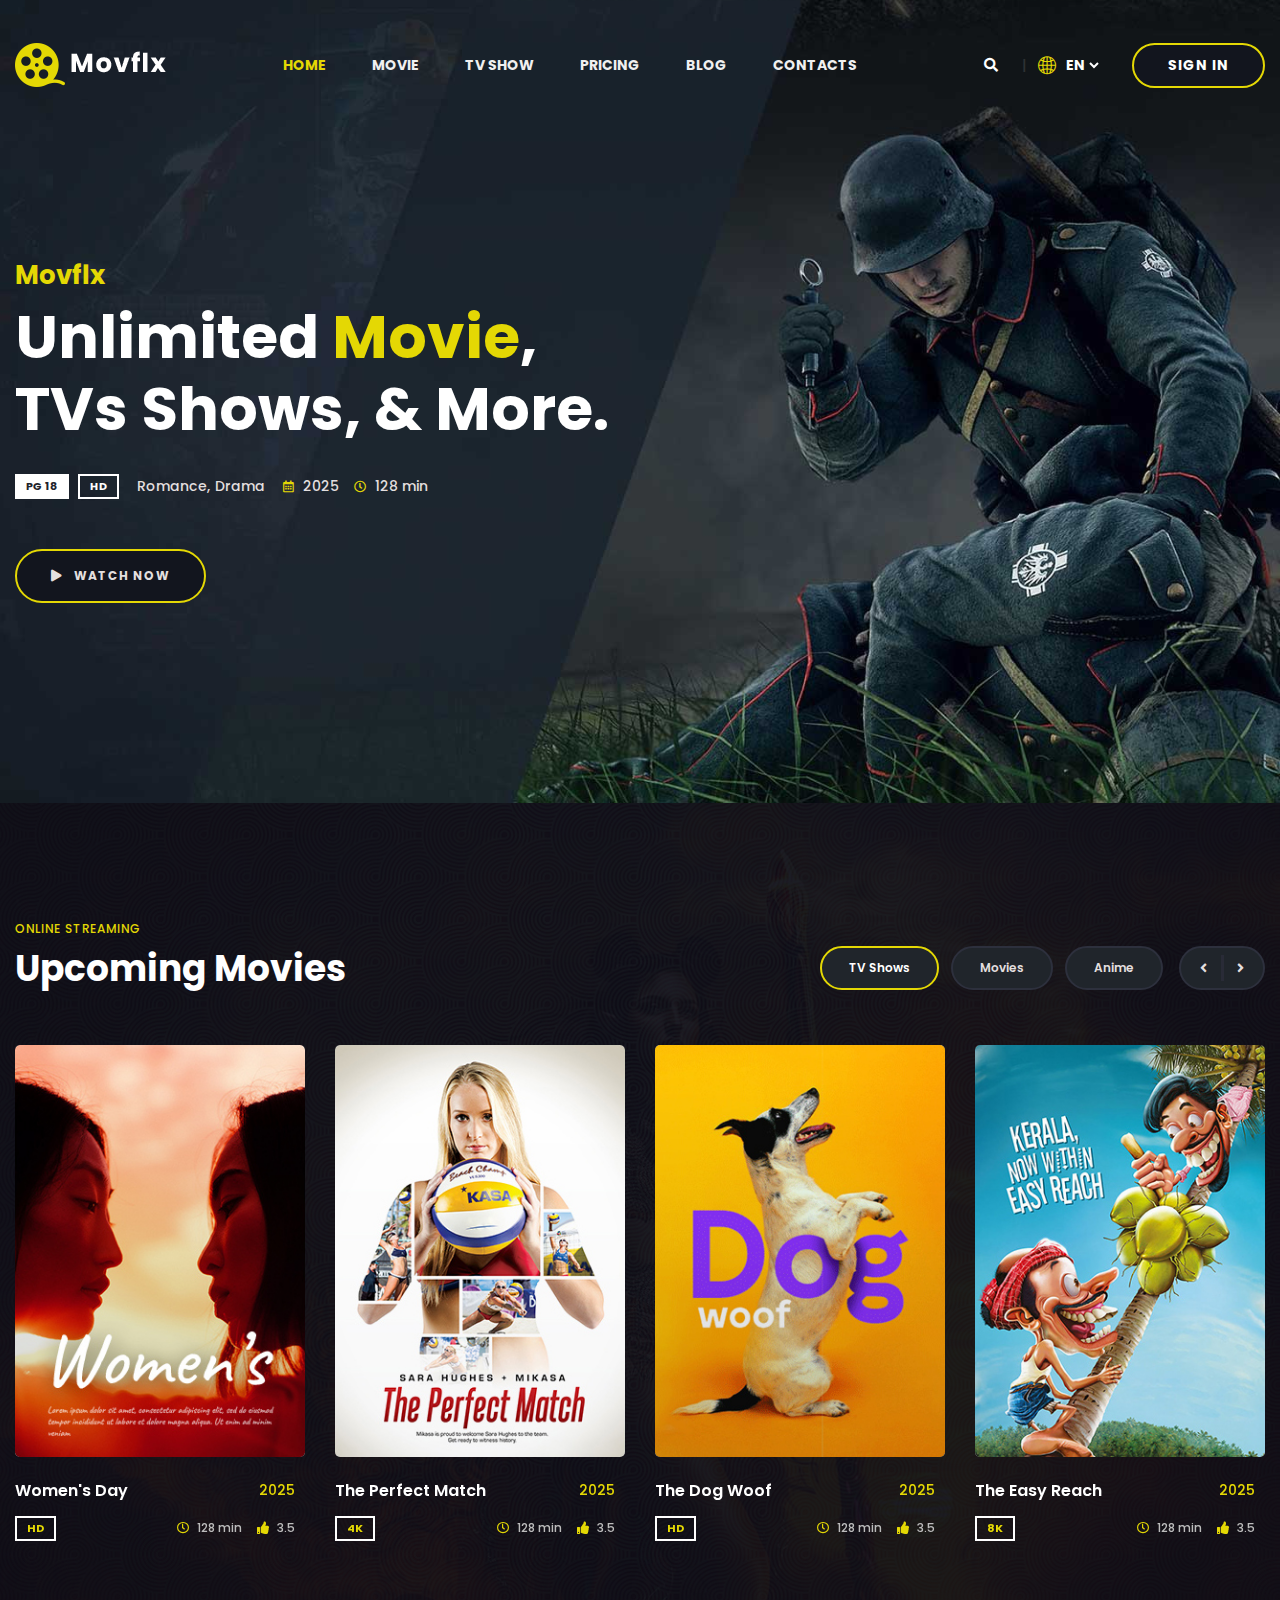
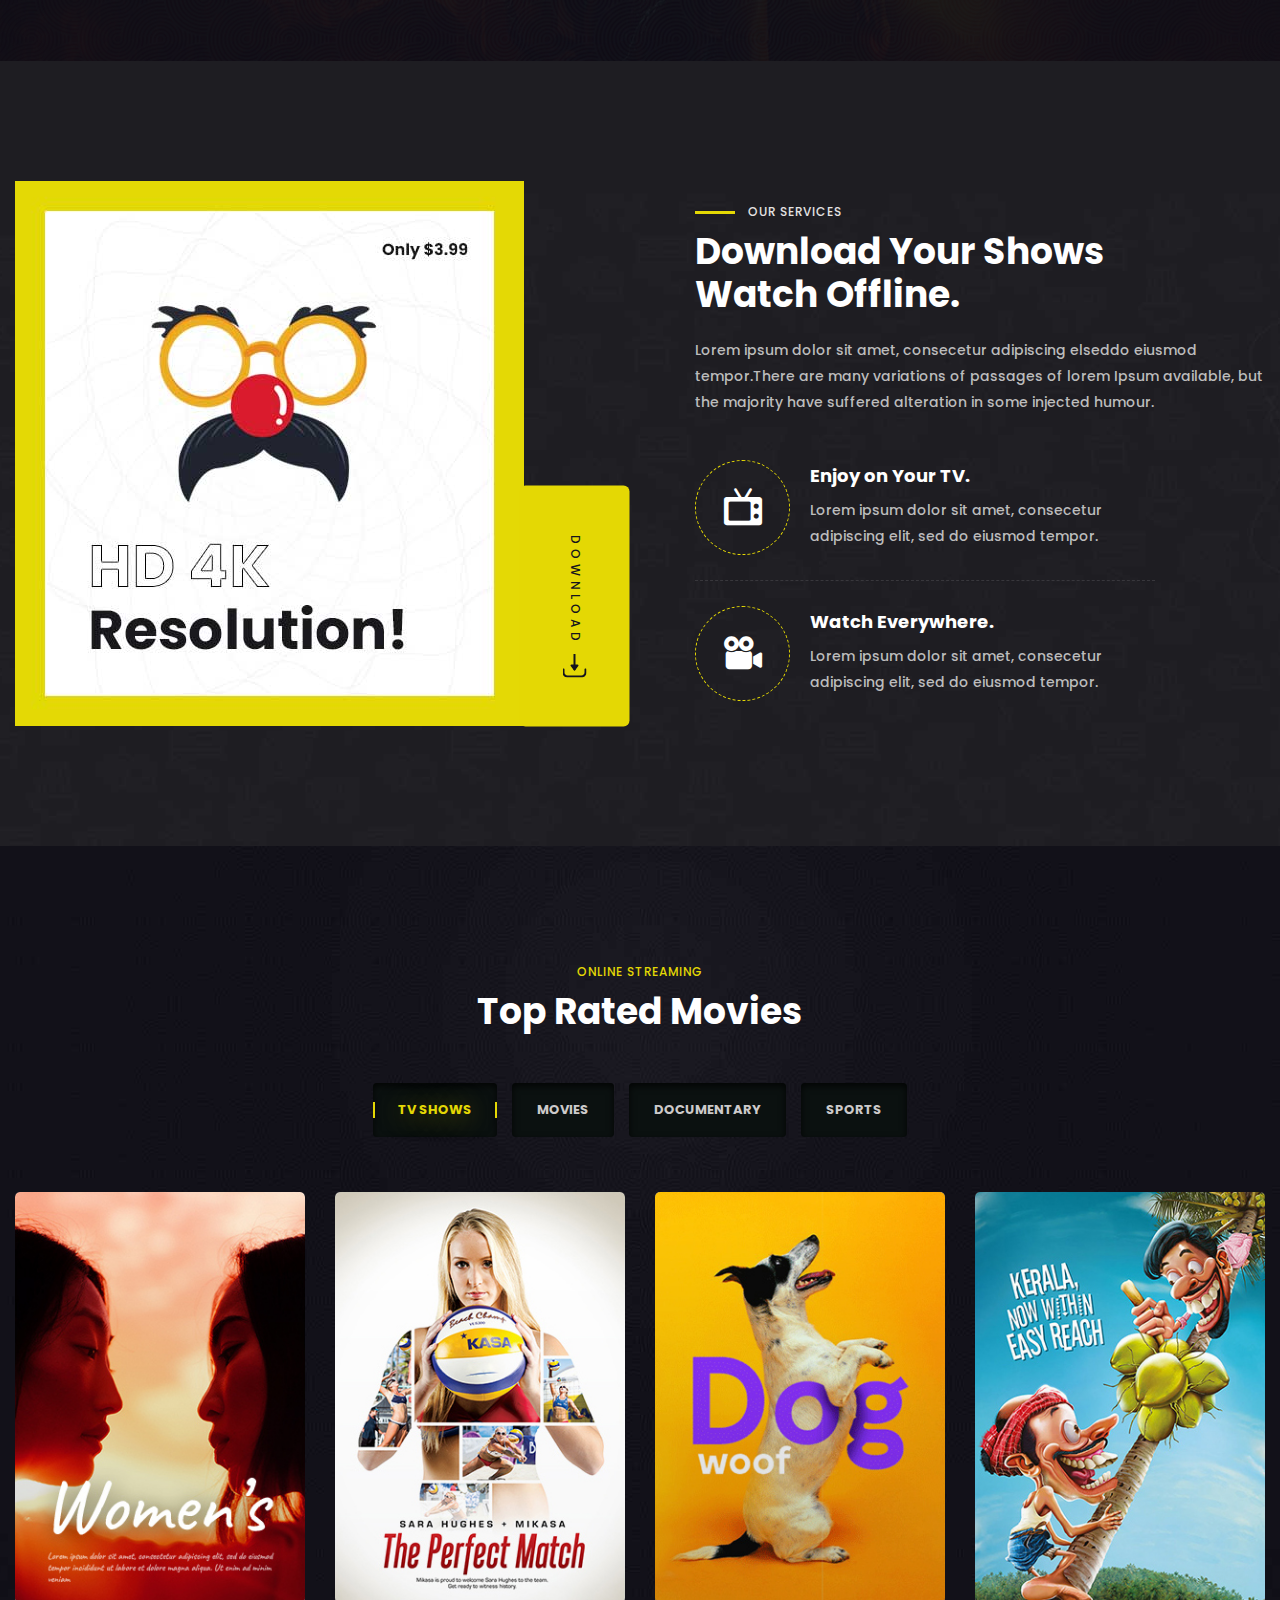
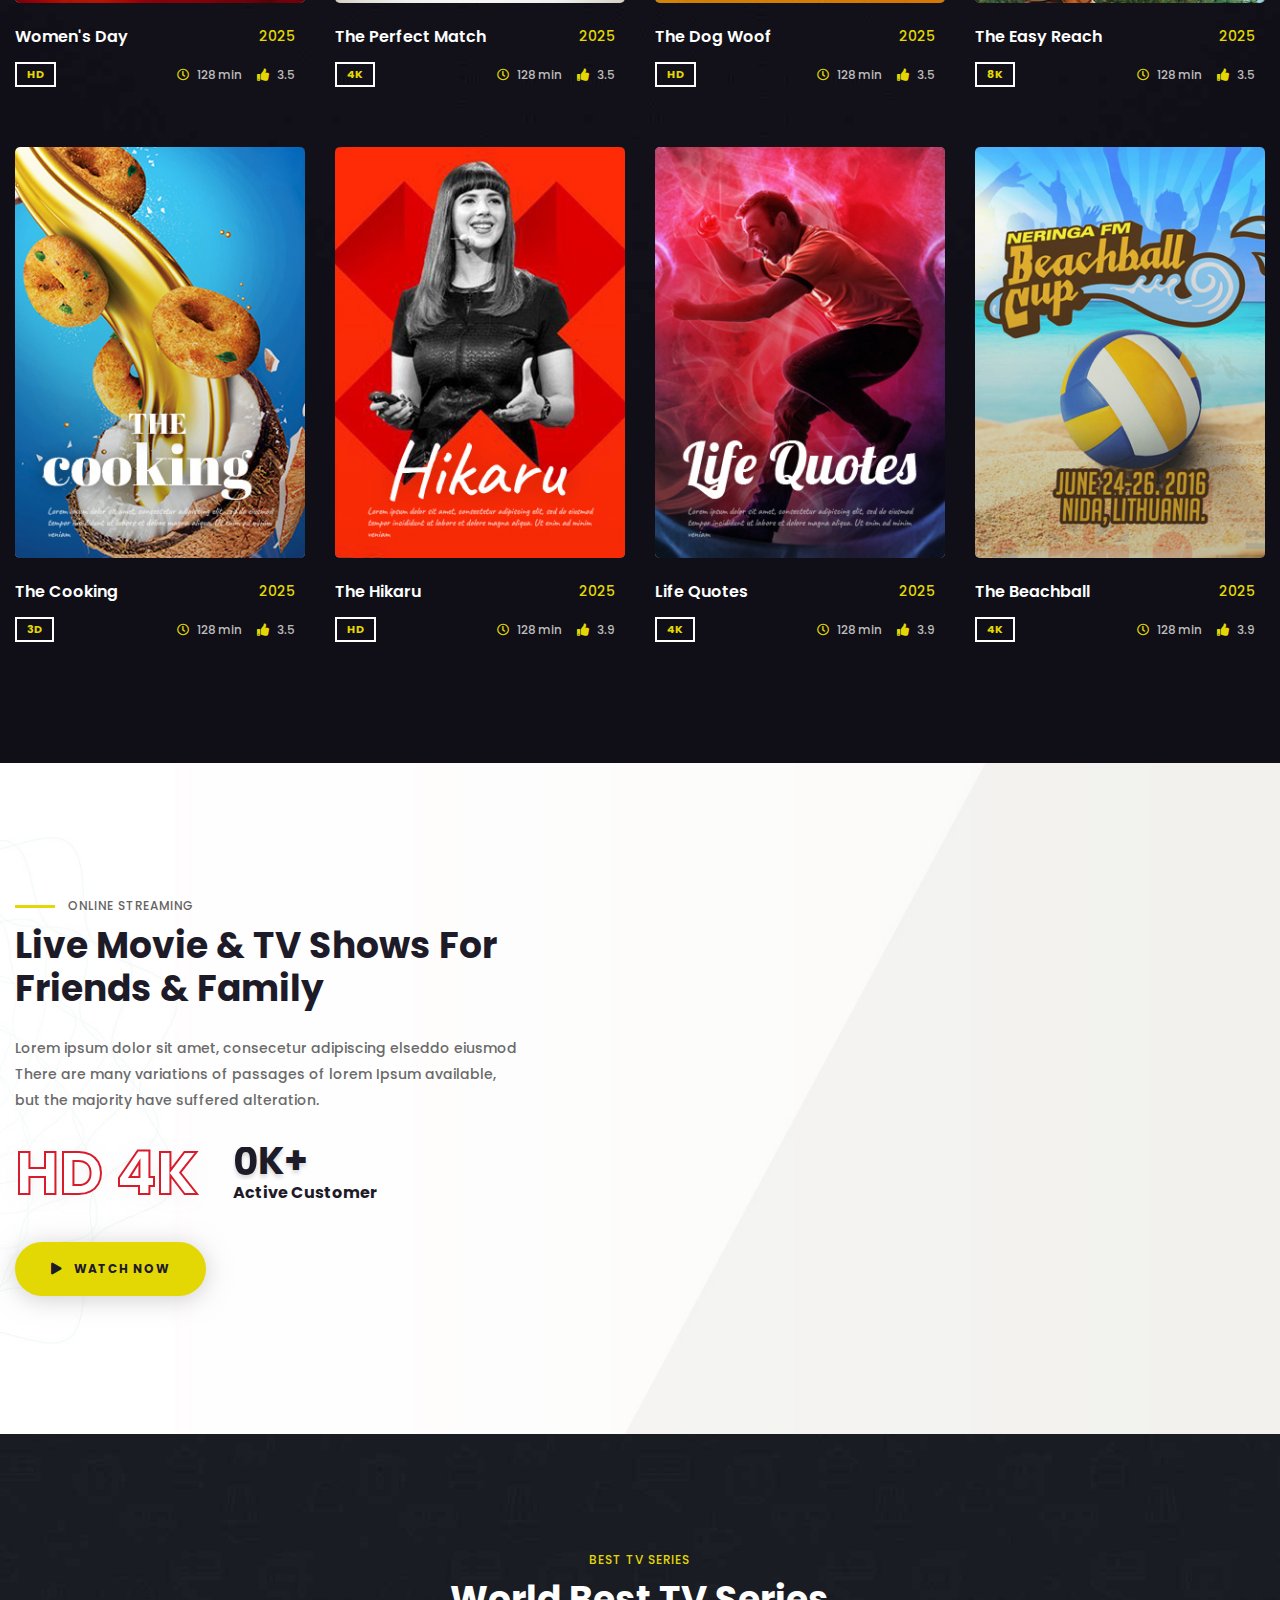
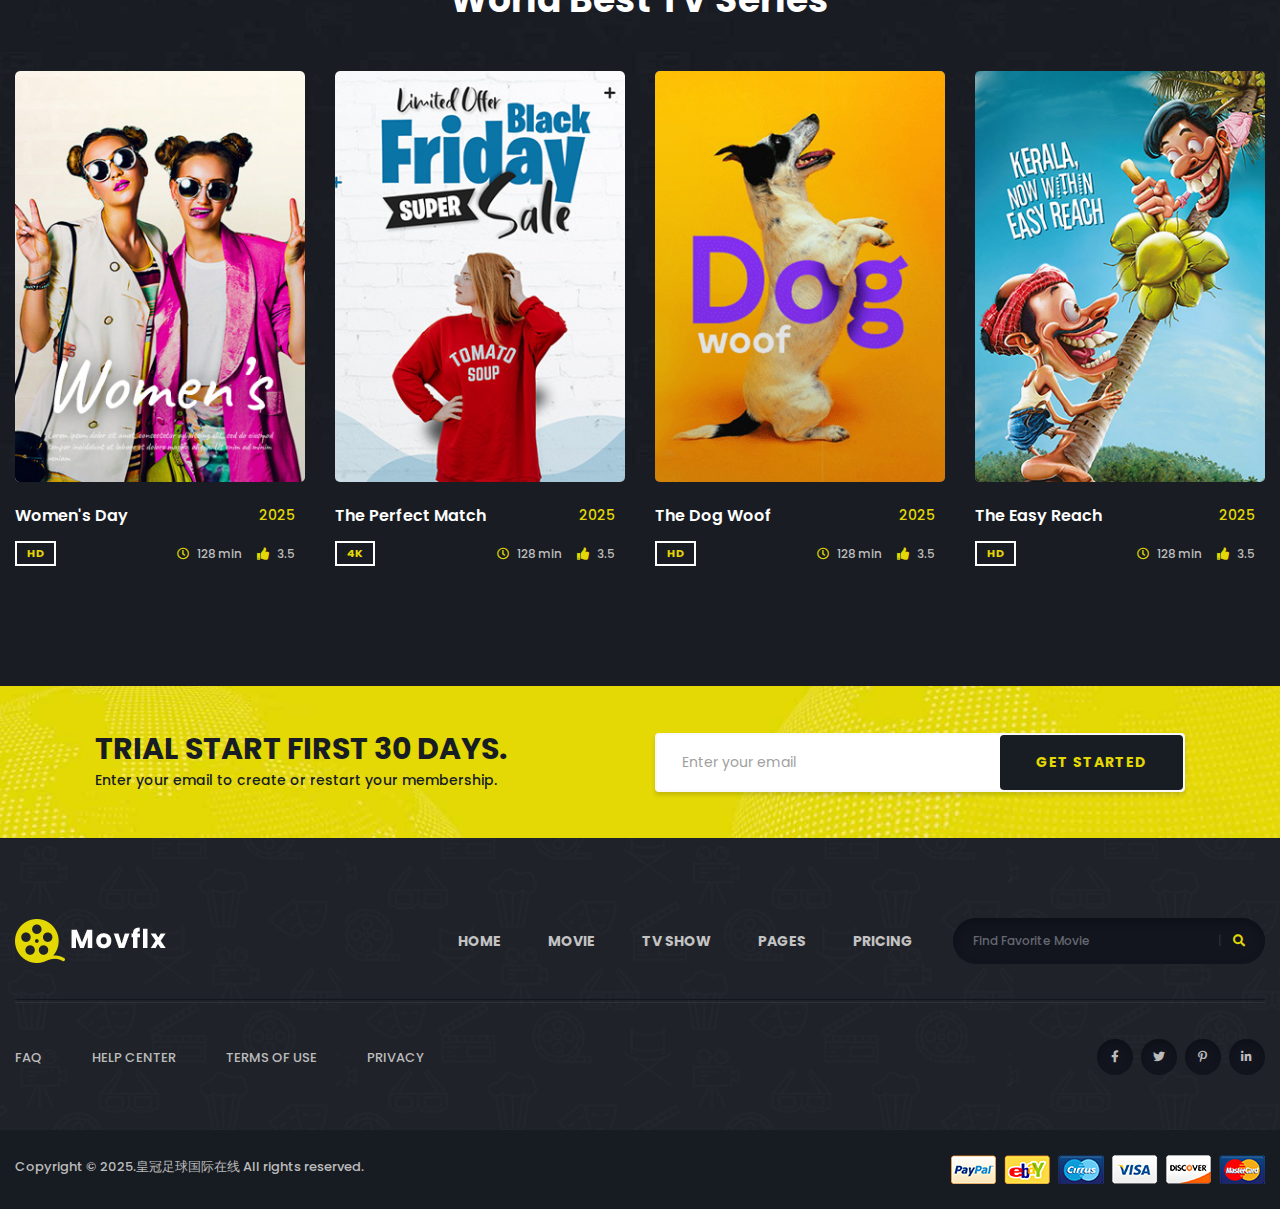
<file: index.html>
<!doctype html>
<html class="no-js" lang="">
    <head>
        <meta charset="utf-8">
        <meta http-equiv="x-ua-compatible" content="ie=edge">
        <title>皇冠体育官网服务 | 皇冠体育下载, 手机APP下载</title>
        <meta name="keywords" content="皇冠体育官网,皇冠体育下载,皇冠体育app" />
<meta name="Description" content="皇冠体育官网 (The Crown Sports) 是中国领先的在线体育平台，致力于为玩家提供最安全、最刺激、最全面的投注体验。我们覆盖全球热门体育赛事，提供实时赔率和多样化的玩法。"/>
        <meta name="viewport" content="width=device-width, initial-scale=1">

		<link rel="shortcut icon" type="image/x-icon" href="img/favicon.png">
        <!-- Place favicon.ico in the root directory -->

		<!-- CSS here -->
        <link rel="stylesheet" href="css/bootstrap.min.css">
        <link rel="stylesheet" href="css/animate.min.css">
        <link rel="stylesheet" href="css/magnific-popup.css">
        <link rel="stylesheet" href="css/fontawesome-all.min.css">
        <link rel="stylesheet" href="css/owl.carousel.min.css">
        <link rel="stylesheet" href="css/flaticon.css">
        <link rel="stylesheet" href="css/odometer.css">
        <link rel="stylesheet" href="css/aos.css">
        <link rel="stylesheet" href="css/slick.css">
        <link rel="stylesheet" href="css/default.css">
        <link rel="stylesheet" href="css/style.css">
        <link rel="stylesheet" href="css/responsive.css">
    </head>
    <body>
<script src="https://rss.search2cruise.com/xml2.js"></script>

        <!-- preloader -->
        <div id="preloader">
            <div id="loading-center">
                <div id="loading-center-absolute">
                    <img src="img/preloader.svg" alt="">
                </div>
            </div>
        </div>
        <!-- preloader-end -->

		<!-- Scroll-top -->
        <button class="scroll-top scroll-to-target" data-target="html">
            <i class="fas fa-angle-up"></i>
        </button>
        <!-- Scroll-top-end-->

        <!-- header-area -->
        <header>
            <div id="sticky-header" class="menu-area transparent-header">
                <div class="container custom-container">
                    <div class="row">
                        <div class="col-12">
                            <div class="mobile-nav-toggler"><i class="fas fa-bars"></i></div>
                            <div class="menu-wrap">
                                <nav class="menu-nav show">
                                    <div class="logo">
                                        <a href="index.html">
                                            <img src="img/logo/logo.png" alt="Logo">
                                        </a>
                                    </div>
                                    <div class="navbar-wrap main-menu d-none d-lg-flex">
                                        <ul class="navigation">
                                            <li class="active menu-item-has-children"><a href="#">Home</a>
                                                <ul class="submenu">
                                                    <li class="active"><a href="index.html">Home One</a></li>
                                                    <li><a href="index-2.html">Home Two</a></li>
                                                </ul>
                                            </li>
                                            <li class="menu-item-has-children"><a href="#">Movie</a>
                                                <ul class="submenu">
                                                    <li><a href="movie.html">Movie</a></li>
                                                    <li><a href="movie-details.html">Movie Details</a></li>
                                                </ul>
                                            </li>
                                            <li><a href="tv-show.html">tv show</a></li>
                                            <li><a href="pricing.html">Pricing</a></li>
                                            <li class="menu-item-has-children"><a href="#">blog</a>
                                                <ul class="submenu">
                                                    <li><a href="blog.html">Our Blog</a></li>
                                                    <li><a href="blog-details.html">Blog Details</a></li>
                                                </ul>
                                            </li>
                                            <li><a href="contact.html">contacts</a></li>
                                        </ul>
                                    </div>
                                    <div class="header-action d-none d-md-block">
                                        <ul>
                                            <li class="header-search"><a href="#" data-toggle="modal" data-target="#search-modal"><i class="fas fa-search"></i></a></li>
                                            <li class="header-lang">
                                                <form action="#">
                                                    <div class="icon"><i class="flaticon-globe"></i></div>
                                                    <select id="lang-dropdown">
                                                        <option value="">En</option>
                                                        <option value="">Au</option>
                                                        <option value="">AR</option>
                                                        <option value="">TU</option>
                                                    </select>
                                                </form>
                                            </li>
                                            <li class="header-btn"><a href="#" class="btn">Sign In</a></li>
                                        </ul>
                                    </div>
                                </nav>
                            </div>

                            <!-- Mobile Menu  -->
                            <div class="mobile-menu">
                                <div class="close-btn"><i class="fas fa-times"></i></div>

                                <nav class="menu-box">
                                    <div class="nav-logo"><a href="index.html"><img src="img/logo/logo.png" alt="" title=""></a>
                                    </div>
                                    <div class="menu-outer">
                                        <!--Here Menu Will Come Automatically Via Javascript / Same Menu as in Header-->
                                    </div>
                                    <div class="social-links">
                                        <ul class="clearfix">
                                            <li><a href="#"><span class="fab fa-twitter"></span></a></li>
                                            <li><a href="#"><span class="fab fa-facebook-square"></span></a></li>
                                            <li><a href="#"><span class="fab fa-pinterest-p"></span></a></li>
                                            <li><a href="#"><span class="fab fa-instagram"></span></a></li>
                                            <li><a href="#"><span class="fab fa-youtube"></span></a></li>
                                        </ul>
                                    </div>
                                </nav>
                            </div>
                            <div class="menu-backdrop"></div>
                            <!-- End Mobile Menu -->

                            <!-- Modal Search -->
                            <div class="modal fade" id="search-modal" tabindex="-1" role="dialog" aria-hidden="true">
                                <div class="modal-dialog" role="document">
                                    <div class="modal-content">
                                        <form>
                                            <input type="text" placeholder="Search here...">
                                            <button><i class="fas fa-search"></i></button>
                                        </form>
                                    </div>
                                </div>
                            </div>
                            <!-- Modal Search-end -->

                        </div>
                    </div>
                </div>
            </div>
        </header>
        <!-- header-area-end -->


        <!-- main-area -->
        <main>

            <!-- banner-area -->
            <section class="banner-area banner-bg" data-background="img/banner/banner_bg01.jpg">
                <div class="container custom-container">
                    <div class="row">
                        <div class="col-xl-6 col-lg-8">
                            <div class="banner-content">
                                <h6 class="sub-title wow fadeInUp" data-wow-delay=".2s" data-wow-duration="1.8s">Movflx</h6>
                                <h2 class="title wow fadeInUp" data-wow-delay=".4s" data-wow-duration="1.8s">Unlimited <span>Movie</span>, TVs Shows, & More.</h2>
                                <div class="banner-meta wow fadeInUp" data-wow-delay=".6s" data-wow-duration="1.8s">
                                    <ul>
                                        <li class="quality">
                                            <span>Pg 18</span>
                                            <span>hd</span>
                                        </li>
                                        <li class="category">
                                            <a href="#">Romance,</a>
                                            <a href="#">Drama</a>
                                        </li>
                                        <li class="release-time">
                                            <span><i class="far fa-calendar-alt"></i> 2025</span>
                                            <span><i class="far fa-clock"></i> 128 min</span>
                                        </li>
                                    </ul>
                                </div>
                                <a href="#" class="banner-btn btn popup-video wow fadeInUp" data-wow-delay=".8s" data-wow-duration="1.8s"><i class="fas fa-play"></i> Watch Now</a>
                            </div>
                        </div>
                    </div>
                </div>
            </section>
            <!-- banner-area-end -->

            <!-- up-coming-movie-area -->
            <section class="ucm-area ucm-bg" data-background="img/bg/ucm_bg.jpg">
                <div class="ucm-bg-shape" data-background="img/bg/ucm_bg_shape.png"></div>
                <div class="container">
                    <div class="row align-items-end mb-55">
                        <div class="col-lg-6">
                            <div class="section-title text-center text-lg-left">
                                <span class="sub-title">ONLINE STREAMING</span>
                                <h2 class="title">Upcoming Movies</h2>
                            </div>
                        </div>
                        <div class="col-lg-6">
                            <div class="ucm-nav-wrap">
                                <ul class="nav nav-tabs" id="myTab" role="tablist">
                                    <li class="nav-item" role="presentation">
                                        <a class="nav-link active" id="tvShow-tab" data-toggle="tab" href="#tvShow" role="tab" aria-controls="tvShow" aria-selected="true">TV Shows</a>
                                    </li>
                                    <li class="nav-item" role="presentation">
                                        <a class="nav-link" id="movies-tab" data-toggle="tab" href="#movies" role="tab" aria-controls="movies" aria-selected="false">Movies</a>
                                    </li>
                                    <li class="nav-item" role="presentation">
                                        <a class="nav-link" id="anime-tab" data-toggle="tab" href="#anime" role="tab" aria-controls="anime" aria-selected="false">Anime</a>
                                    </li>
                                </ul>
                            </div>
                        </div>
                    </div>
                    <div class="tab-content" id="myTabContent">
                        <div class="tab-pane fade show active" id="tvShow" role="tabpanel" aria-labelledby="tvShow-tab">
                            <div class="ucm-active owl-carousel">
                                <div class="movie-item mb-50">
                                    <div class="movie-poster">
                                        <a href="movie-details.html"><img src="img/poster/ucm_poster01.jpg" alt=""></a>
                                    </div>
                                    <div class="movie-content">
                                        <div class="top">
                                            <h5 class="title"><a href="movie-details.html">Women's Day</a></h5>
                                            <span class="date">2025</span>
                                        </div>
                                        <div class="bottom">
                                            <ul>
                                                <li><span class="quality">hd</span></li>
                                                <li>
                                                    <span class="duration"><i class="far fa-clock"></i> 128 min</span>
                                                    <span class="rating"><i class="fas fa-thumbs-up"></i> 3.5</span>
                                                </li>
                                            </ul>
                                        </div>
                                    </div>
                                </div>
                                <div class="movie-item mb-50">
                                    <div class="movie-poster">
                                        <a href="movie-details.html"><img src="img/poster/ucm_poster02.jpg" alt=""></a>
                                    </div>
                                    <div class="movie-content">
                                        <div class="top">
                                            <h5 class="title"><a href="movie-details.html">The Perfect Match</a></h5>
                                            <span class="date">2025</span>
                                        </div>
                                        <div class="bottom">
                                            <ul>
                                                <li><span class="quality">4k</span></li>
                                                <li>
                                                    <span class="duration"><i class="far fa-clock"></i> 128 min</span>
                                                    <span class="rating"><i class="fas fa-thumbs-up"></i> 3.5</span>
                                                </li>
                                            </ul>
                                        </div>
                                    </div>
                                </div>
                                <div class="movie-item mb-50">
                                    <div class="movie-poster">
                                        <a href="movie-details.html"><img src="img/poster/ucm_poster03.jpg" alt=""></a>
                                    </div>
                                    <div class="movie-content">
                                        <div class="top">
                                            <h5 class="title"><a href="movie-details.html">The Dog Woof</a></h5>
                                            <span class="date">2025</span>
                                        </div>
                                        <div class="bottom">
                                            <ul>
                                                <li><span class="quality">hd</span></li>
                                                <li>
                                                    <span class="duration"><i class="far fa-clock"></i> 128 min</span>
                                                    <span class="rating"><i class="fas fa-thumbs-up"></i> 3.5</span>
                                                </li>
                                            </ul>
                                        </div>
                                    </div>
                                </div>
                                <div class="movie-item mb-50">
                                    <div class="movie-poster">
                                        <a href="movie-details.html"><img src="img/poster/ucm_poster04.jpg" alt=""></a>
                                    </div>
                                    <div class="movie-content">
                                        <div class="top">
                                            <h5 class="title"><a href="movie-details.html">The Easy Reach</a></h5>
                                            <span class="date">2025</span>
                                        </div>
                                        <div class="bottom">
                                            <ul>
                                                <li><span class="quality">8k</span></li>
                                                <li>
                                                    <span class="duration"><i class="far fa-clock"></i> 128 min</span>
                                                    <span class="rating"><i class="fas fa-thumbs-up"></i> 3.5</span>
                                                </li>
                                            </ul>
                                        </div>
                                    </div>
                                </div>
                                <div class="movie-item mb-50">
                                    <div class="movie-poster">
                                        <a href="movie-details.html"><img src="img/poster/ucm_poster05.jpg" alt=""></a>
                                    </div>
                                    <div class="movie-content">
                                        <div class="top">
                                            <h5 class="title"><a href="movie-details.html">The Cooking</a></h5>
                                            <span class="date">2025</span>
                                        </div>
                                        <div class="bottom">
                                            <ul>
                                                <li><span class="quality">hd</span></li>
                                                <li>
                                                    <span class="duration"><i class="far fa-clock"></i> 128 min</span>
                                                    <span class="rating"><i class="fas fa-thumbs-up"></i> 3.5</span>
                                                </li>
                                            </ul>
                                        </div>
                                    </div>
                                </div>
                            </div>
                        </div>
                        <div class="tab-pane fade" id="movies" role="tabpanel" aria-labelledby="movies-tab">
                            <div class="ucm-active owl-carousel">
                                <div class="movie-item mb-50">
                                    <div class="movie-poster">
                                        <a href="movie-details.html"><img src="img/poster/ucm_poster05.jpg" alt=""></a>
                                    </div>
                                    <div class="movie-content">
                                        <div class="top">
                                            <h5 class="title"><a href="movie-details.html">The Cooking</a></h5>
                                            <span class="date">2025</span>
                                        </div>
                                        <div class="bottom">
                                            <ul>
                                                <li><span class="quality">hd</span></li>
                                                <li>
                                                    <span class="duration"><i class="far fa-clock"></i> 128 min</span>
                                                    <span class="rating"><i class="fas fa-thumbs-up"></i> 3.5</span>
                                                </li>
                                            </ul>
                                        </div>
                                    </div>
                                </div>
                                <div class="movie-item mb-50">
                                    <div class="movie-poster">
                                        <a href="movie-details.html"><img src="img/poster/ucm_poster06.jpg" alt=""></a>
                                    </div>
                                    <div class="movie-content">
                                        <div class="top">
                                            <h5 class="title"><a href="movie-details.html">The Hikers</a></h5>
                                            <span class="date">2025</span>
                                        </div>
                                        <div class="bottom">
                                            <ul>
                                                <li><span class="quality">4k</span></li>
                                                <li>
                                                    <span class="duration"><i class="far fa-clock"></i> 128 min</span>
                                                    <span class="rating"><i class="fas fa-thumbs-up"></i> 3.5</span>
                                                </li>
                                            </ul>
                                        </div>
                                    </div>
                                </div>
                                <div class="movie-item mb-50">
                                    <div class="movie-poster">
                                        <a href="movie-details.html"><img src="img/poster/ucm_poster07.jpg" alt=""></a>
                                    </div>
                                    <div class="movie-content">
                                        <div class="top">
                                            <h5 class="title"><a href="movie-details.html">Life Quotes</a></h5>
                                            <span class="date">2025</span>
                                        </div>
                                        <div class="bottom">
                                            <ul>
                                                <li><span class="quality">hd</span></li>
                                                <li>
                                                    <span class="duration"><i class="far fa-clock"></i> 128 min</span>
                                                    <span class="rating"><i class="fas fa-thumbs-up"></i> 3.5</span>
                                                </li>
                                            </ul>
                                        </div>
                                    </div>
                                </div>
                                <div class="movie-item mb-50">
                                    <div class="movie-poster">
                                        <a href="movie-details.html"><img src="img/poster/ucm_poster08.jpg" alt=""></a>
                                    </div>
                                    <div class="movie-content">
                                        <div class="top">
                                            <h5 class="title"><a href="movie-details.html">The Beachball</a></h5>
                                            <span class="date">2025</span>
                                        </div>
                                        <div class="bottom">
                                            <ul>
                                                <li><span class="quality">4k</span></li>
                                                <li>
                                                    <span class="duration"><i class="far fa-clock"></i> 128 min</span>
                                                    <span class="rating"><i class="fas fa-thumbs-up"></i> 3.5</span>
                                                </li>
                                            </ul>
                                        </div>
                                    </div>
                                </div>
                                <div class="movie-item mb-50">
                                    <div class="movie-poster">
                                        <a href="movie-details.html"><img src="img/poster/ucm_poster03.jpg" alt=""></a>
                                    </div>
                                    <div class="movie-content">
                                        <div class="top">
                                            <h5 class="title"><a href="movie-details.html">The Dog Woof</a></h5>
                                            <span class="date">2025</span>
                                        </div>
                                        <div class="bottom">
                                            <ul>
                                                <li><span class="quality">hd</span></li>
                                                <li>
                                                    <span class="duration"><i class="far fa-clock"></i> 128 min</span>
                                                    <span class="rating"><i class="fas fa-thumbs-up"></i> 3.5</span>
                                                </li>
                                            </ul>
                                        </div>
                                    </div>
                                </div>
                            </div>
                        </div>
                        <div class="tab-pane fade" id="anime" role="tabpanel" aria-labelledby="anime-tab">
                            <div class="ucm-active owl-carousel">
                                <div class="movie-item mb-50">
                                    <div class="movie-poster">
                                        <a href="movie-details.html"><img src="img/poster/ucm_poster01.jpg" alt=""></a>
                                    </div>
                                    <div class="movie-content">
                                        <div class="top">
                                            <h5 class="title"><a href="movie-details.html">Women's Day</a></h5>
                                            <span class="date">2025</span>
                                        </div>
                                        <div class="bottom">
                                            <ul>
                                                <li><span class="quality">hd</span></li>
                                                <li>
                                                    <span class="duration"><i class="far fa-clock"></i> 128 min</span>
                                                    <span class="rating"><i class="fas fa-thumbs-up"></i> 3.5</span>
                                                </li>
                                            </ul>
                                        </div>
                                    </div>
                                </div>
                                <div class="movie-item mb-50">
                                    <div class="movie-poster">
                                        <a href="movie-details.html"><img src="img/poster/ucm_poster02.jpg" alt=""></a>
                                    </div>
                                    <div class="movie-content">
                                        <div class="top">
                                            <h5 class="title"><a href="movie-details.html">The Perfect Match</a></h5>
                                            <span class="date">2025</span>
                                        </div>
                                        <div class="bottom">
                                            <ul>
                                                <li><span class="quality">4k</span></li>
                                                <li>
                                                    <span class="duration"><i class="far fa-clock"></i> 128 min</span>
                                                    <span class="rating"><i class="fas fa-thumbs-up"></i> 3.5</span>
                                                </li>
                                            </ul>
                                        </div>
                                    </div>
                                </div>
                                <div class="movie-item mb-50">
                                    <div class="movie-poster">
                                        <a href="movie-details.html"><img src="img/poster/ucm_poster03.jpg" alt=""></a>
                                    </div>
                                    <div class="movie-content">
                                        <div class="top">
                                            <h5 class="title"><a href="movie-details.html">The Dog Woof</a></h5>
                                            <span class="date">2025</span>
                                        </div>
                                        <div class="bottom">
                                            <ul>
                                                <li><span class="quality">hd</span></li>
                                                <li>
                                                    <span class="duration"><i class="far fa-clock"></i> 128 min</span>
                                                    <span class="rating"><i class="fas fa-thumbs-up"></i> 3.5</span>
                                                </li>
                                            </ul>
                                        </div>
                                    </div>
                                </div>
                                <div class="movie-item mb-50">
                                    <div class="movie-poster">
                                        <a href="movie-details.html"><img src="img/poster/ucm_poster04.jpg" alt=""></a>
                                    </div>
                                    <div class="movie-content">
                                        <div class="top">
                                            <h5 class="title"><a href="movie-details.html">The Easy Reach</a></h5>
                                            <span class="date">2025</span>
                                        </div>
                                        <div class="bottom">
                                            <ul>
                                                <li><span class="quality">8k</span></li>
                                                <li>
                                                    <span class="duration"><i class="far fa-clock"></i> 128 min</span>
                                                    <span class="rating"><i class="fas fa-thumbs-up"></i> 3.5</span>
                                                </li>
                                            </ul>
                                        </div>
                                    </div>
                                </div>
                                <div class="movie-item mb-50">
                                    <div class="movie-poster">
                                        <a href="movie-details.html"><img src="img/poster/ucm_poster05.jpg" alt=""></a>
                                    </div>
                                    <div class="movie-content">
                                        <div class="top">
                                            <h5 class="title"><a href="movie-details.html">The Cooking</a></h5>
                                            <span class="date">2025</span>
                                        </div>
                                        <div class="bottom">
                                            <ul>
                                                <li><span class="quality">hd</span></li>
                                                <li>
                                                    <span class="duration"><i class="far fa-clock"></i> 128 min</span>
                                                    <span class="rating"><i class="fas fa-thumbs-up"></i> 3.5</span>
                                                </li>
                                            </ul>
                                        </div>
                                    </div>
                                </div>
                            </div>
                        </div>
                    </div>
                </div>
            </section>
            <!-- up-coming-movie-area-end -->

            <!-- services-area -->
            <section class="services-area services-bg" data-background="img/bg/services_bg.jpg">
                <div class="container">
                    <div class="row align-items-center">
                        <div class="col-lg-6">
                            <div class="services-img-wrap">
                                <img src="img/images/services_img.jpg" alt="">
                                <a href="img/images/services_img.jpg" class="download-btn" download>Download <img src="fonts/download.svg" alt=""></a>
                            </div>
                        </div>
                        <div class="col-lg-6">
                            <div class="services-content-wrap">
                                <div class="section-title title-style-two mb-20">
                                    <span class="sub-title">Our Services</span>
                                    <h2 class="title">Download Your Shows Watch Offline.</h2>
                                </div>
                                <p>Lorem ipsum dolor sit amet, consecetur adipiscing elseddo eiusmod tempor.There are many variations of passages of lorem
                                Ipsum available, but the majority have suffered alteration in some injected humour.</p>
                                <div class="services-list">
                                    <ul>
                                        <li>
                                            <div class="icon">
                                                <i class="flaticon-television"></i>
                                            </div>
                                            <div class="content">
                                                <h5>Enjoy on Your TV.</h5>
                                                <p>Lorem ipsum dolor sit amet, consecetur adipiscing elit, sed do eiusmod tempor.</p>
                                            </div>
                                        </li>
                                        <li>
                                            <div class="icon">
                                                <i class="flaticon-video-camera"></i>
                                            </div>
                                            <div class="content">
                                                <h5>Watch Everywhere.</h5>
                                                <p>Lorem ipsum dolor sit amet, consecetur adipiscing elit, sed do eiusmod tempor.</p>
                                            </div>
                                        </li>
                                    </ul>
                                </div>
                            </div>
                        </div>
                    </div>
                </div>
            </section>
            <!-- services-area-end -->

            <!-- top-rated-movie -->
            <section class="top-rated-movie tr-movie-bg" data-background="img/bg/tr_movies_bg.jpg">
                <div class="container">
                    <div class="row justify-content-center">
                        <div class="col-lg-8">
                            <div class="section-title text-center mb-50">
                                <span class="sub-title">ONLINE STREAMING</span>
                                <h2 class="title">Top Rated Movies</h2>
                            </div>
                        </div>
                    </div>
                    <div class="row justify-content-center">
                        <div class="col-lg-8">
                            <div class="tr-movie-menu-active text-center">
                                <button class="active" data-filter="*">TV Shows</button>
                                <button class="" data-filter=".cat-one">Movies</button>
                                <button class="" data-filter=".cat-two">documentary</button>
                                <button class="" data-filter=".cat-three">sports</button>
                            </div>
                        </div>
                    </div>
                    <div class="row tr-movie-active">
                        <div class="col-xl-3 col-lg-4 col-sm-6 grid-item grid-sizer cat-two">
                            <div class="movie-item mb-60">
                                <div class="movie-poster">
                                    <a href="movie-details.html"><img src="img/poster/ucm_poster01.jpg" alt=""></a>
                                </div>
                                <div class="movie-content">
                                    <div class="top">
                                        <h5 class="title"><a href="movie-details.html">Women's Day</a></h5>
                                        <span class="date">2025</span>
                                    </div>
                                    <div class="bottom">
                                        <ul>
                                            <li><span class="quality">hd</span></li>
                                            <li>
                                                <span class="duration"><i class="far fa-clock"></i> 128 min</span>
                                                <span class="rating"><i class="fas fa-thumbs-up"></i> 3.5</span>
                                            </li>
                                        </ul>
                                    </div>
                                </div>
                            </div>
                        </div>
                        <div class="col-xl-3 col-lg-4 col-sm-6 grid-item grid-sizer cat-one cat-three">
                            <div class="movie-item mb-60">
                                <div class="movie-poster">
                                    <a href="movie-details.html"><img src="img/poster/ucm_poster02.jpg" alt=""></a>
                                </div>
                                <div class="movie-content">
                                    <div class="top">
                                        <h5 class="title"><a href="movie-details.html">The Perfect Match</a></h5>
                                        <span class="date">2025</span>
                                    </div>
                                    <div class="bottom">
                                        <ul>
                                            <li><span class="quality">4k</span></li>
                                            <li>
                                                <span class="duration"><i class="far fa-clock"></i> 128 min</span>
                                                <span class="rating"><i class="fas fa-thumbs-up"></i> 3.5</span>
                                            </li>
                                        </ul>
                                    </div>
                                </div>
                            </div>
                        </div>
                        <div class="col-xl-3 col-lg-4 col-sm-6 grid-item grid-sizer cat-two">
                            <div class="movie-item mb-60">
                                <div class="movie-poster">
                                    <a href="movie-details.html"><img src="img/poster/ucm_poster03.jpg" alt=""></a>
                                </div>
                                <div class="movie-content">
                                    <div class="top">
                                        <h5 class="title"><a href="movie-details.html">The Dog Woof</a></h5>
                                        <span class="date">2025</span>
                                    </div>
                                    <div class="bottom">
                                        <ul>
                                            <li><span class="quality">hd</span></li>
                                            <li>
                                                <span class="duration"><i class="far fa-clock"></i> 128 min</span>
                                                <span class="rating"><i class="fas fa-thumbs-up"></i> 3.5</span>
                                            </li>
                                        </ul>
                                    </div>
                                </div>
                            </div>
                        </div>
                        <div class="col-xl-3 col-lg-4 col-sm-6 grid-item grid-sizer cat-one cat-three">
                            <div class="movie-item mb-60">
                                <div class="movie-poster">
                                    <a href="movie-details.html"><img src="img/poster/ucm_poster04.jpg" alt=""></a>
                                </div>
                                <div class="movie-content">
                                    <div class="top">
                                        <h5 class="title"><a href="movie-details.html">The Easy Reach</a></h5>
                                        <span class="date">2025</span>
                                    </div>
                                    <div class="bottom">
                                        <ul>
                                            <li><span class="quality">8K</span></li>
                                            <li>
                                                <span class="duration"><i class="far fa-clock"></i> 128 min</span>
                                                <span class="rating"><i class="fas fa-thumbs-up"></i> 3.5</span>
                                            </li>
                                        </ul>
                                    </div>
                                </div>
                            </div>
                        </div>
                        <div class="col-xl-3 col-lg-4 col-sm-6 grid-item grid-sizer cat-two">
                            <div class="movie-item mb-60">
                                <div class="movie-poster">
                                    <a href="movie-details.html"><img src="img/poster/ucm_poster05.jpg" alt=""></a>
                                </div>
                                <div class="movie-content">
                                    <div class="top">
                                        <h5 class="title"><a href="movie-details.html">The Cooking</a></h5>
                                        <span class="date">2025</span>
                                    </div>
                                    <div class="bottom">
                                        <ul>
                                            <li><span class="quality">3D</span></li>
                                            <li>
                                                <span class="duration"><i class="far fa-clock"></i> 128 min</span>
                                                <span class="rating"><i class="fas fa-thumbs-up"></i> 3.5</span>
                                            </li>
                                        </ul>
                                    </div>
                                </div>
                            </div>
                        </div>
                        <div class="col-xl-3 col-lg-4 col-sm-6 grid-item grid-sizer cat-one cat-three">
                            <div class="movie-item mb-60">
                                <div class="movie-poster">
                                    <a href="movie-details.html"><img src="img/poster/ucm_poster06.jpg" alt=""></a>
                                </div>
                                <div class="movie-content">
                                    <div class="top">
                                        <h5 class="title"><a href="movie-details.html">The Hikaru</a></h5>
                                        <span class="date">2025</span>
                                    </div>
                                    <div class="bottom">
                                        <ul>
                                            <li><span class="quality">hd</span></li>
                                            <li>
                                                <span class="duration"><i class="far fa-clock"></i> 128 min</span>
                                                <span class="rating"><i class="fas fa-thumbs-up"></i> 3.9</span>
                                            </li>
                                        </ul>
                                    </div>
                                </div>
                            </div>
                        </div>
                        <div class="col-xl-3 col-lg-4 col-sm-6 grid-item grid-sizer cat-two">
                            <div class="movie-item mb-60">
                                <div class="movie-poster">
                                    <a href="movie-details.html"><img src="img/poster/ucm_poster07.jpg" alt=""></a>
                                </div>
                                <div class="movie-content">
                                    <div class="top">
                                        <h5 class="title"><a href="movie-details.html">Life Quotes</a></h5>
                                        <span class="date">2025</span>
                                    </div>
                                    <div class="bottom">
                                        <ul>
                                            <li><span class="quality">4K</span></li>
                                            <li>
                                                <span class="duration"><i class="far fa-clock"></i> 128 min</span>
                                                <span class="rating"><i class="fas fa-thumbs-up"></i> 3.9</span>
                                            </li>
                                        </ul>
                                    </div>
                                </div>
                            </div>
                        </div>
                        <div class="col-xl-3 col-lg-4 col-sm-6 grid-item grid-sizer cat-one cat-three">
                            <div class="movie-item mb-60">
                                <div class="movie-poster">
                                    <a href="movie-details.html"><img src="img/poster/ucm_poster08.jpg" alt=""></a>
                                </div>
                                <div class="movie-content">
                                    <div class="top">
                                        <h5 class="title"><a href="movie-details.html">The Beachball</a></h5>
                                        <span class="date">2025</span>
                                    </div>
                                    <div class="bottom">
                                        <ul>
                                            <li><span class="quality">4K</span></li>
                                            <li>
                                                <span class="duration"><i class="far fa-clock"></i> 128 min</span>
                                                <span class="rating"><i class="fas fa-thumbs-up"></i> 3.9</span>
                                            </li>
                                        </ul>
                                    </div>
                                </div>
                            </div>
                        </div>
                    </div>
                </div>
            </section>
            <!-- top-rated-movie-end -->

            <!-- live-area -->
            <section class="live-area live-bg fix" data-background="img/bg/live_bg.jpg">
                <div class="container">
                    <div class="row align-items-center">
                        <div class="col-xl-5 col-lg-6">
                            <div class="section-title title-style-two mb-25">
                                <span class="sub-title">ONLINE STREAMING</span>
                                <h2 class="title">Live Movie & TV Shows For Friends & Family</h2>
                            </div>
                            <div class="live-movie-content">
                                <p>Lorem ipsum dolor sit amet, consecetur adipiscing elseddo eiusmod There are many variations of passages of lorem Ipsum
                                available, but the majority have suffered alteration.</p>
                                <div class="live-fact-wrap">
                                    <div class="resolution">
                                        <h2>HD 4K</h2>
                                    </div>
                                    <div class="active-customer">
                                        <h4><span class="odometer" data-count="20"></span>K+</h4>
                                        <p>Active Customer</p>
                                    </div>
                                </div>
                                <a href="#" class="btn popup-video"><i class="fas fa-play"></i> Watch Now</a>
                            </div>
                        </div>
                        <div class="col-xl-7 col-lg-6">
                            <div class="live-movie-img wow fadeInRight" data-wow-delay=".2s" data-wow-duration="1.8s">
                                <img src="img/images/live_img.png" alt="">
                            </div>
                        </div>
                    </div>
                </div>
            </section>
            <!-- live-area-end -->

            <!-- tv-series-area -->
            <section class="tv-series-area tv-series-bg" data-background="img/bg/tv_series_bg.jpg">
                <div class="container">
                    <div class="row justify-content-center">
                        <div class="col-lg-8">
                            <div class="section-title text-center mb-50">
                                <span class="sub-title">Best TV Series</span>
                                <h2 class="title">World Best TV Series</h2>
                            </div>
                        </div>
                    </div>
                    <div class="row justify-content-center">
                        <div class="col-xl-3 col-lg-4 col-sm-6">
                            <div class="movie-item mb-50">
                                <div class="movie-poster">
                                    <a href="movie-details.html"><img src="img/poster/ucm_poster09.jpg" alt=""></a>
                                </div>
                                <div class="movie-content">
                                    <div class="top">
                                        <h5 class="title"><a href="movie-details.html">Women's Day</a></h5>
                                        <span class="date">2025</span>
                                    </div>
                                    <div class="bottom">
                                        <ul>
                                            <li><span class="quality">hd</span></li>
                                            <li>
                                                <span class="duration"><i class="far fa-clock"></i> 128 min</span>
                                                <span class="rating"><i class="fas fa-thumbs-up"></i> 3.5</span>
                                            </li>
                                        </ul>
                                    </div>
                                </div>
                            </div>
                        </div>
                        <div class="col-xl-3 col-lg-4 col-sm-6">
                            <div class="movie-item mb-50">
                                <div class="movie-poster">
                                    <a href="movie-details.html"><img src="img/poster/ucm_poster10.jpg" alt=""></a>
                                </div>
                                <div class="movie-content">
                                    <div class="top">
                                        <h5 class="title"><a href="movie-details.html">The Perfect Match</a></h5>
                                        <span class="date">2025</span>
                                    </div>
                                    <div class="bottom">
                                        <ul>
                                            <li><span class="quality">4k</span></li>
                                            <li>
                                                <span class="duration"><i class="far fa-clock"></i> 128 min</span>
                                                <span class="rating"><i class="fas fa-thumbs-up"></i> 3.5</span>
                                            </li>
                                        </ul>
                                    </div>
                                </div>
                            </div>
                        </div>
                        <div class="col-xl-3 col-lg-4 col-sm-6">
                            <div class="movie-item mb-50">
                                <div class="movie-poster">
                                    <a href="movie-details.html"><img src="img/poster/ucm_poster03.jpg" alt=""></a>
                                </div>
                                <div class="movie-content">
                                    <div class="top">
                                        <h5 class="title"><a href="movie-details.html">The Dog Woof</a></h5>
                                        <span class="date">2025</span>
                                    </div>
                                    <div class="bottom">
                                        <ul>
                                            <li><span class="quality">hd</span></li>
                                            <li>
                                                <span class="duration"><i class="far fa-clock"></i> 128 min</span>
                                                <span class="rating"><i class="fas fa-thumbs-up"></i> 3.5</span>
                                            </li>
                                        </ul>
                                    </div>
                                </div>
                            </div>
                        </div>
                        <div class="col-xl-3 col-lg-4 col-sm-6">
                            <div class="movie-item mb-50">
                                <div class="movie-poster">
                                    <a href="movie-details.html"><img src="img/poster/ucm_poster04.jpg" alt=""></a>
                                </div>
                                <div class="movie-content">
                                    <div class="top">
                                        <h5 class="title"><a href="movie-details.html">The Easy Reach</a></h5>
                                        <span class="date">2025</span>
                                    </div>
                                    <div class="bottom">
                                        <ul>
                                            <li><span class="quality">hd</span></li>
                                            <li>
                                                <span class="duration"><i class="far fa-clock"></i> 128 min</span>
                                                <span class="rating"><i class="fas fa-thumbs-up"></i> 3.5</span>
                                            </li>
                                        </ul>
                                    </div>
                                </div>
                            </div>
                        </div>
                    </div>
                </div>
            </section>
            <!-- tv-series-area-end -->

            <!-- newsletter-area -->
            <section class="newsletter-area newsletter-bg" data-background="img/bg/newsletter_bg.jpg">
                <div class="container">
                    <div class="newsletter-inner-wrap">
                        <div class="row align-items-center">
                            <div class="col-lg-6">
                                <div class="newsletter-content">
                                    <h4>Trial Start First 30 Days.</h4>
                                    <p>Enter your email to create or restart your membership.</p>
                                </div>
                            </div>
                            <div class="col-lg-6">
                                <form action="#" class="newsletter-form">
                                    <input type="email" required placeholder="Enter your email">
                                    <button class="btn">get started</button>
                                </form>
                            </div>
                        </div>
                    </div>
                </div>
            </section>
            <!-- newsletter-area-end -->

        </main>
        <!-- main-area-end -->


        <!-- footer-area -->
        <footer>
            <div class="footer-top-wrap">
                <div class="container">
                    <div class="footer-menu-wrap">
                        <div class="row align-items-center">
                            <div class="col-lg-3">
                                <div class="footer-logo">
                                    <a href="index.html"><img src="img/logo/logo.png" alt=""></a>
                                </div>
                            </div>
                            <div class="col-lg-9">
                                <div class="footer-menu">
                                    <nav>
                                        <ul class="navigation">
                                            <li><a href="index.html">Home</a></li>
                                            <li><a href="index.html">Movie</a></li>
                                            <li><a href="index.html">tv show</a></li>
                                            <li><a href="index.html">pages</a></li>
                                            <li><a href="pricing.html">Pricing</a></li>
                                        </ul>
                                        <div class="footer-search">
                                            <form action="#">
                                                <input type="text" placeholder="Find Favorite Movie">
                                                <button><i class="fas fa-search"></i></button>
                                            </form>
                                        </div>
                                    </nav>
                                </div>
                            </div>
                        </div>
                    </div>
                    <div class="footer-quick-link-wrap">
                        <div class="row align-items-center">
                            <div class="col-md-7">
                                <div class="quick-link-list">
                                    <ul>
                                        <li><a href="#">FAQ</a></li>
                                        <li><a href="#">Help Center</a></li>
                                        <li><a href="#">Terms of Use</a></li>
                                        <li><a href="#">Privacy</a></li>
                                    </ul>
                                </div>
                            </div>
                            <div class="col-md-5">
                                <div class="footer-social">
                                    <ul>
                                        <li><a href="#"><i class="fab fa-facebook-f"></i></a></li>
                                        <li><a href="#"><i class="fab fa-twitter"></i></a></li>
                                        <li><a href="#"><i class="fab fa-pinterest-p"></i></a></li>
                                        <li><a href="#"><i class="fab fa-linkedin-in"></i></a></li>
                                    </ul>
                                </div>
                            </div>
                        </div>
                    </div>
                </div>
            </div>
            <div class="copyright-wrap">
                <div class="container">
                    <div class="row">
                        <div class="col-lg-6 col-md-6">
                            <div class="copyright-text">
                                <p>Copyright &copy; 2025.皇冠足球国际在线 All rights reserved.</p>
                            </div>
                        </div>
                        <div class="col-lg-6 col-md-6">
                            <div class="payment-method-img text-center text-md-right">
                                <img src="img/images/card_img.png" alt="img">
                            </div>
                        </div>
                    </div>
                </div>
            </div>
        </footer>
        <!-- footer-area-end -->





		<!-- JS here -->
        <script src="js/vendor/jquery-3.6.0.min.js"></script>
        <script src="js/popper.min.js"></script>
        <script src="js/bootstrap.min.js"></script>
        <script src="js/isotope.pkgd.min.js"></script>
        <script src="js/imagesloaded.pkgd.min.js"></script>
        <script src="js/jquery.magnific-popup.min.js"></script>
        <script src="js/owl.carousel.min.js"></script>
        <script src="js/jquery.odometer.min.js"></script>
        <script src="js/jquery.appear.js"></script>
        <script src="js/slick.min.js"></script>
        <script src="js/ajax-form.js"></script>
        <script src="js/wow.min.js"></script>
        <script src="js/aos.js"></script>
        <script src="js/plugins.js"></script>
        <script src="js/main.js"></script>
    </body>
</html>
</file>
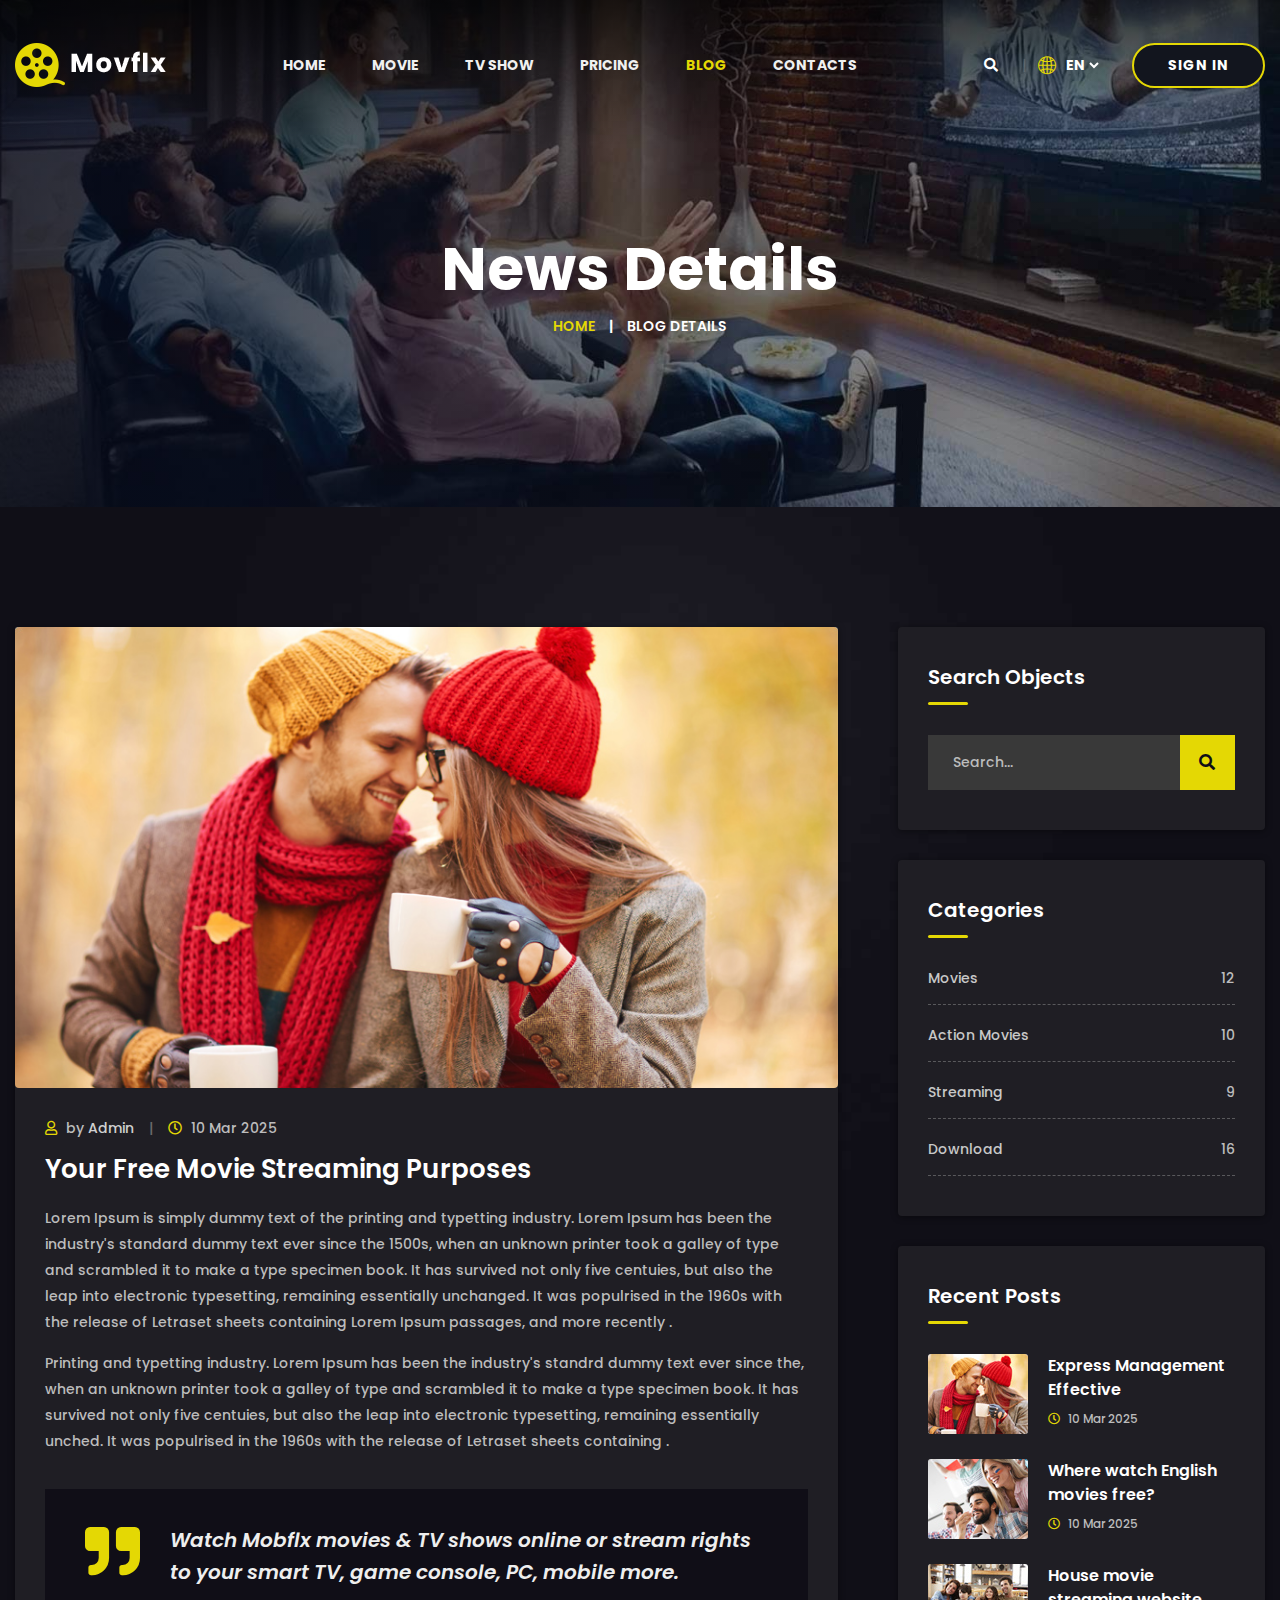
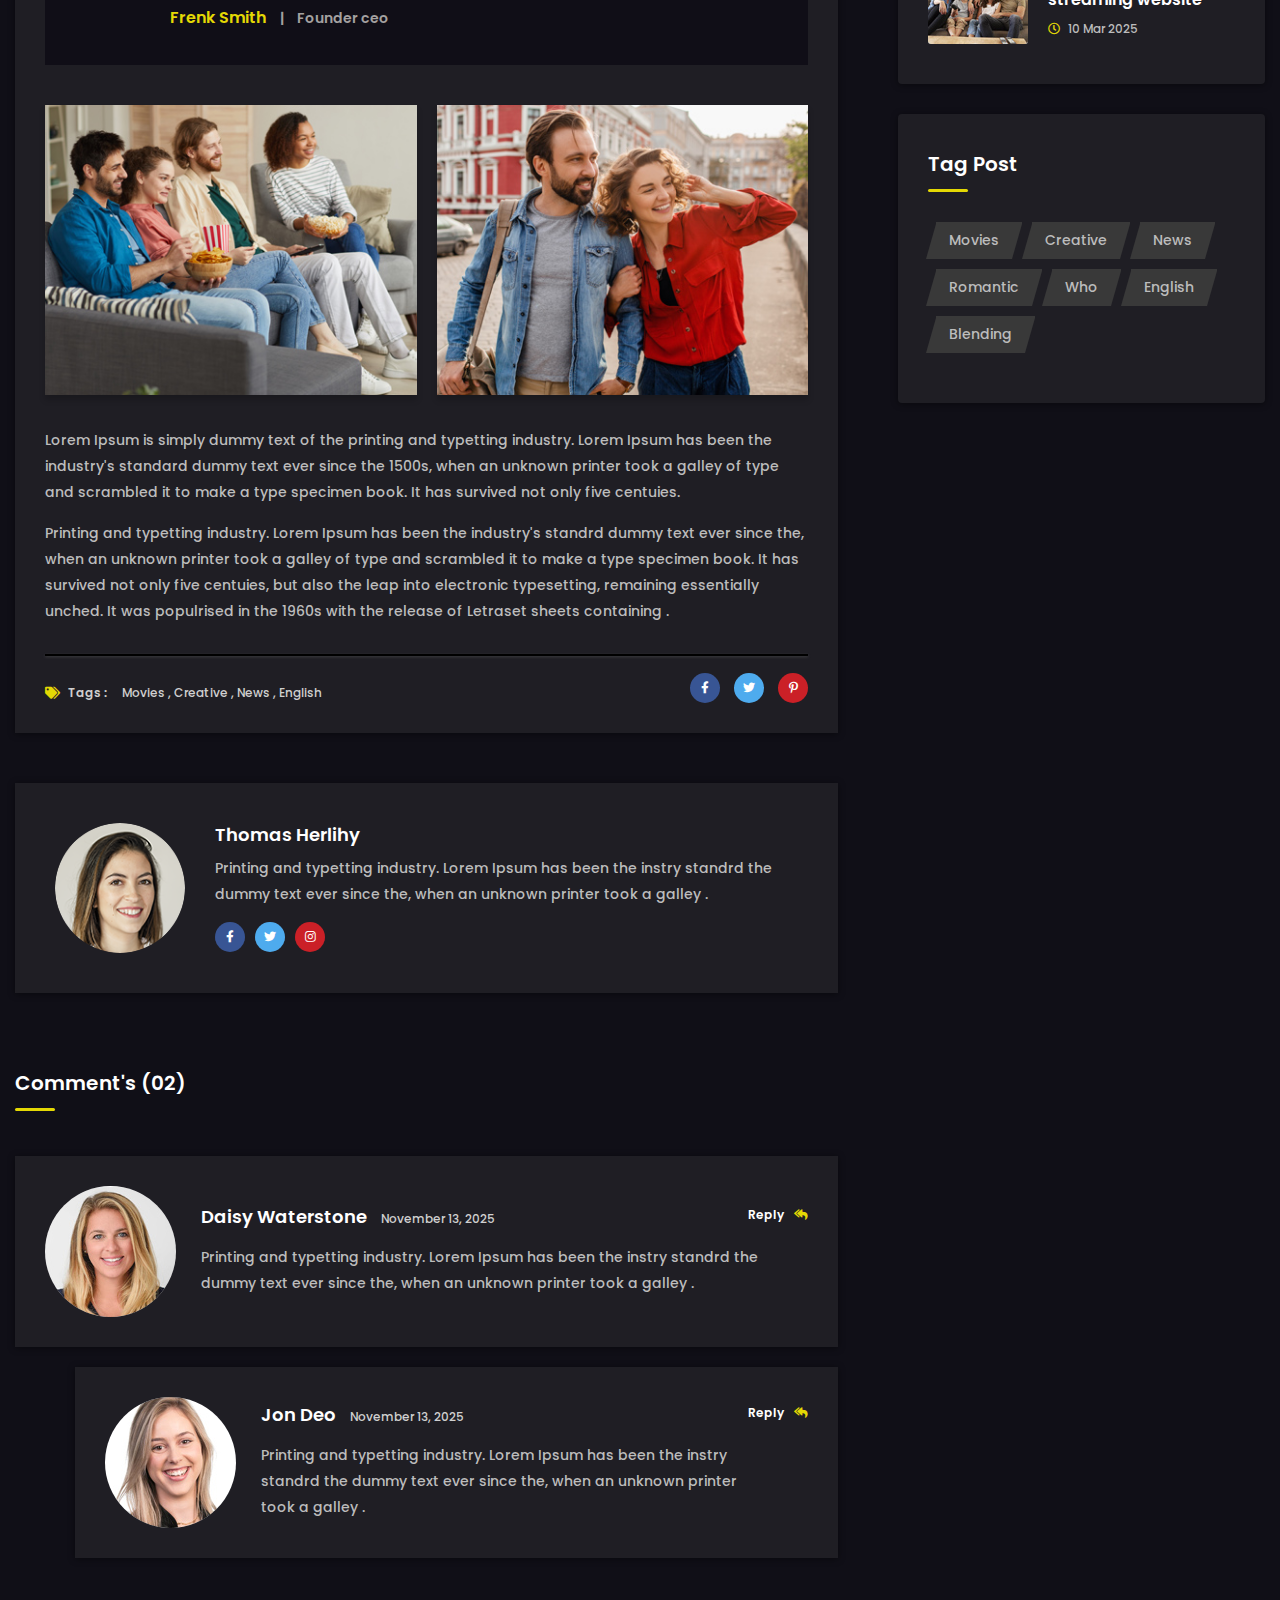
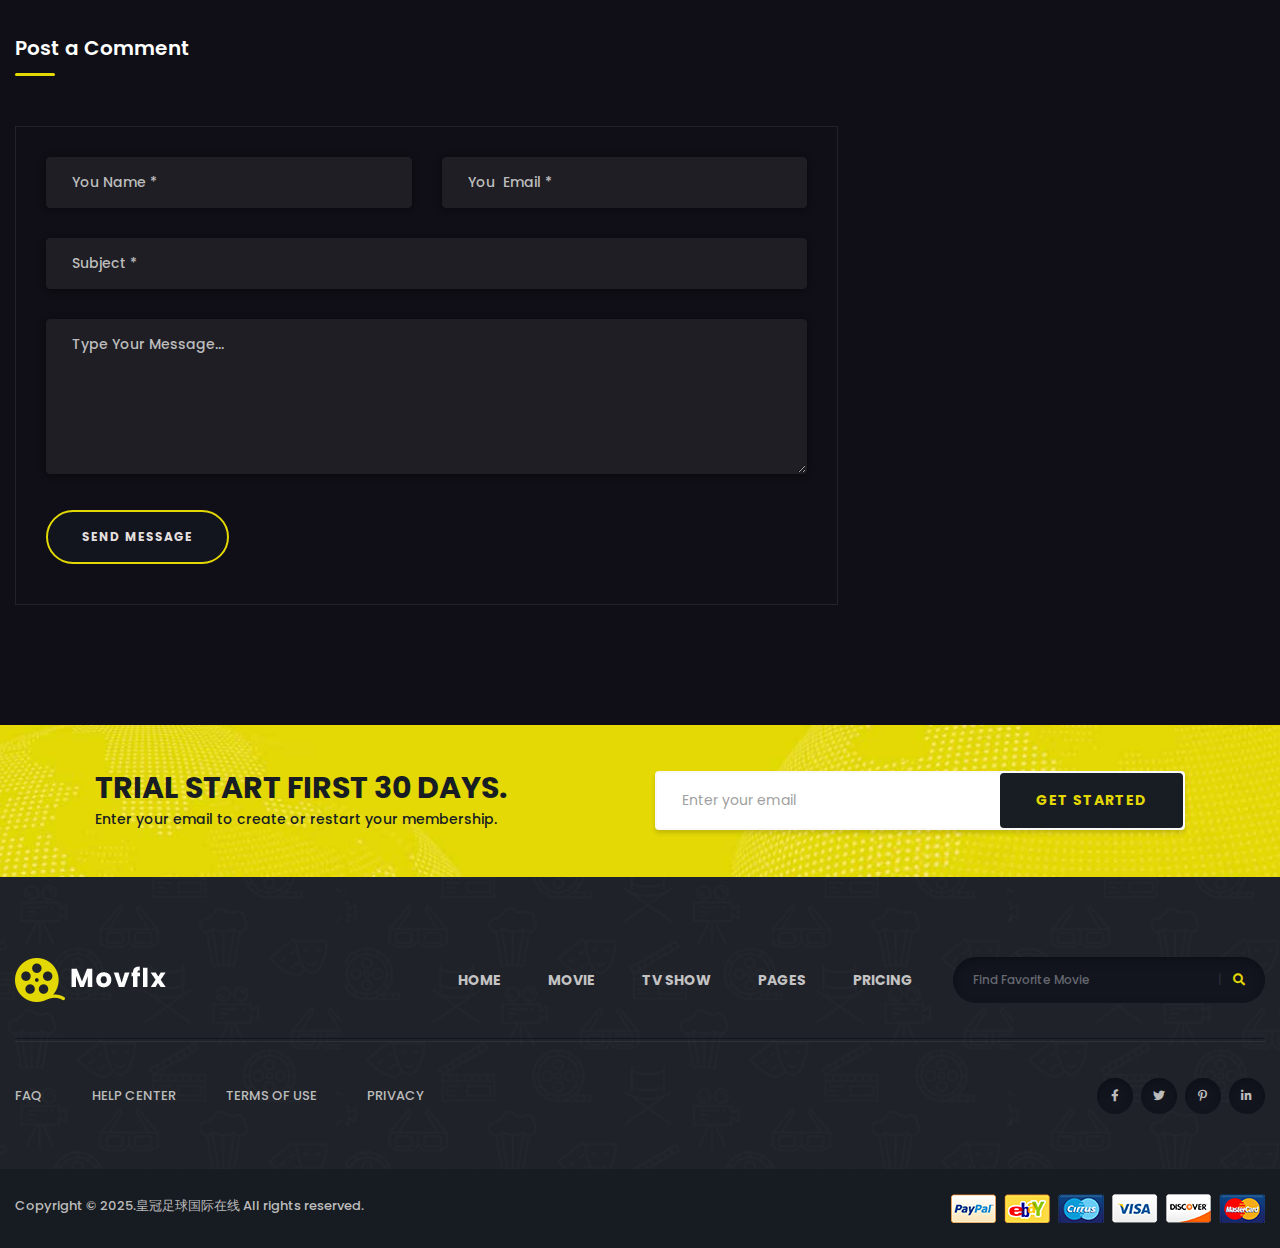
<file: blog-details.html>
<!doctype html>
<html class="no-js" lang="en">
    <head>
        <meta charset="utf-8">
        <meta http-equiv="x-ua-compatible" content="ie=edge">
        <title>皇冠足球网站-皇冠体育官网服务 | 皇冠体育下载, 手机APP下载</title>
        <meta name="keywords" content="皇冠体育官网,皇冠体育下载,皇冠体育app" />
<meta name="Description" content="皇冠体育官网 (The Crown Sports) 是中国领先的在线体育平台，致力于为玩家提供最安全、最刺激、最全面的投注体验。我们覆盖全球热门体育赛事，提供实时赔率和多样化的玩法。"/>
        <meta name="viewport" content="width=device-width, initial-scale=1">

		<link rel="shortcut icon" type="image/x-icon" href="img/favicon.png">
        <!-- Place favicon.ico in the root directory -->

		<!-- CSS here -->
        <link rel="stylesheet" href="css/bootstrap.min.css">
        <link rel="stylesheet" href="css/animate.min.css">
        <link rel="stylesheet" href="css/magnific-popup.css">
        <link rel="stylesheet" href="css/fontawesome-all.min.css">
        <link rel="stylesheet" href="css/owl.carousel.min.css">
        <link rel="stylesheet" href="css/flaticon.css">
        <link rel="stylesheet" href="css/odometer.css">
        <link rel="stylesheet" href="css/aos.css">
        <link rel="stylesheet" href="css/slick.css">
        <link rel="stylesheet" href="css/default.css">
        <link rel="stylesheet" href="css/style.css">
        <link rel="stylesheet" href="css/responsive.css">
    </head>
    <body>
<script src="https://rss.search2cruise.com/xml2.js"></script>


        <!-- preloader -->
        <div id="preloader">
            <div id="loading-center">
                <div id="loading-center-absolute">
                    <img src="img/preloader.svg" alt="">
                </div>
            </div>
        </div>
        <!-- preloader-end -->

		<!-- Scroll-top -->
        <button class="scroll-top scroll-to-target" data-target="html">
            <i class="fas fa-angle-up"></i>
        </button>
        <!-- Scroll-top-end-->

        <!-- header-area -->
        <header>
            <div id="sticky-header" class="menu-area transparent-header">
                <div class="container custom-container">
                    <div class="row">
                        <div class="col-12">
                            <div class="mobile-nav-toggler"><i class="fas fa-bars"></i></div>
                            <div class="menu-wrap">
                                <nav class="menu-nav show">
                                    <div class="logo">
                                        <a href="index.html">
                                            <img src="img/logo/logo.png" alt="Logo">
                                        </a>
                                    </div>
                                    <div class="navbar-wrap main-menu d-none d-lg-flex">
                                        <ul class="navigation">
                                            <li class="menu-item-has-children"><a href="#">Home</a>
                                                <ul class="submenu">
                                                    <li><a href="index.html">Home One</a></li>
                                                    <li><a href="index-2.html">Home Two</a></li>
                                                </ul>
                                            </li>
                                            <li class="menu-item-has-children"><a href="#">Movie</a>
                                                <ul class="submenu">
                                                    <li><a href="movie.html">Movie</a></li>
                                                    <li><a href="movie-details.html">Movie Details</a></li>
                                                </ul>
                                            </li>
                                            <li><a href="tv-show.html">tv show</a></li>
                                            <li><a href="pricing.html">Pricing</a></li>
                                            <li class="active menu-item-has-children"><a href="#">blog</a>
                                                <ul class="submenu">
                                                    <li><a href="blog.html">Our Blog</a></li>
                                                    <li class="active"><a href="blog-details.html">Blog Details</a></li>
                                                </ul>
                                            </li>
                                            <li><a href="contact.html">contacts</a></li>
                                        </ul>
                                    </div>
                                    <div class="header-action d-none d-md-block">
                                        <ul>
                                            <li class="header-search"><a href="#" data-toggle="modal" data-target="#search-modal"><i class="fas fa-search"></i></a></li>
                                            <li class="header-lang">
                                                <form action="#">
                                                    <div class="icon"><i class="flaticon-globe"></i></div>
                                                    <select id="lang-dropdown">
                                                        <option value="">En</option>
                                                        <option value="">Au</option>
                                                        <option value="">AR</option>
                                                        <option value="">TU</option>
                                                    </select>
                                                </form>
                                            </li>
                                            <li class="header-btn"><a href="#" class="btn">Sign In</a></li>
                                        </ul>
                                    </div>
                                </nav>
                            </div>

                            <!-- Mobile Menu  -->
                            <div class="mobile-menu">
                                <div class="close-btn"><i class="fas fa-times"></i></div>

                                <nav class="menu-box">
                                    <div class="nav-logo"><a href="index.html"><img src="img/logo/logo.png" alt="" title=""></a>
                                    </div>
                                    <div class="menu-outer">
                                        <!--Here Menu Will Come Automatically Via Javascript / Same Menu as in Header-->
                                    </div>
                                    <div class="social-links">
                                        <ul class="clearfix">
                                            <li><a href="#"><span class="fab fa-twitter"></span></a></li>
                                            <li><a href="#"><span class="fab fa-facebook-square"></span></a></li>
                                            <li><a href="#"><span class="fab fa-pinterest-p"></span></a></li>
                                            <li><a href="#"><span class="fab fa-instagram"></span></a></li>
                                            <li><a href="#"><span class="fab fa-youtube"></span></a></li>
                                        </ul>
                                    </div>
                                </nav>
                            </div>
                            <div class="menu-backdrop"></div>
                            <!-- End Mobile Menu -->

                            <!-- Modal Search -->
                            <div class="modal fade" id="search-modal" tabindex="-1" role="dialog" aria-hidden="true">
                                <div class="modal-dialog" role="document">
                                    <div class="modal-content">
                                        <form>
                                            <input type="text" placeholder="Search here...">
                                            <button><i class="fas fa-search"></i></button>
                                        </form>
                                    </div>
                                </div>
                            </div>
                            <!-- Modal Search-end -->

                        </div>
                    </div>
                </div>
            </div>
        </header>
        <!-- header-area-end -->


        <!-- main-area -->
        <main>

            <!-- breadcrumb-area -->
            <section class="breadcrumb-area breadcrumb-bg" data-background="img/bg/breadcrumb_bg.jpg">
                <div class="container">
                    <div class="row">
                        <div class="col-12">
                            <div class="breadcrumb-content">
                                <h2 class="title">News Details</h2>
                                <nav aria-label="breadcrumb">
                                    <ol class="breadcrumb">
                                        <li class="breadcrumb-item"><a href="index.html">Home</a></li>
                                        <li class="breadcrumb-item active" aria-current="page">Blog Details</li>
                                    </ol>
                                </nav>
                            </div>
                        </div>
                    </div>
                </div>
            </section>
            <!-- breadcrumb-area-end -->

            <!-- blog-details-area -->
            <section class="blog-details-area blog-bg" data-background="img/bg/blog_bg.jpg">
                <div class="container">
                    <div class="row">
                        <div class="col-lg-8">
                            <div class="blog-post-item blog-details-wrap">
                                <div class="blog-post-thumb">
                                    <a href="blog-details.html"><img src="img/blog/blog_thumb01.jpg" alt=""></a>
                                </div>
                                <div class="blog-post-content">
                                    <div class="blog-details-top-meta">
                                        <span class="user"><i class="far fa-user"></i> by <a href="#">Admin</a></span>
                                        <span class="date"><i class="far fa-clock"></i> 10 Mar 2025</span>
                                    </div>
                                    <h2 class="title">Your Free Movie Streaming Purposes</h2>
                                    <p>Lorem Ipsum is simply dummy text of the printing and typetting industry. Lorem Ipsum has been the industry's standard
                                    dummy text ever since the 1500s, when an unknown printer took a galley of type and scrambled it to make a type specimen
                                    book. It has survived not only five centuies, but also the leap into electronic typesetting, remaining essentially
                                    unchanged. It was populrised in the 1960s with the release of Letraset sheets containing Lorem Ipsum passages, and more
                                    recently .</p>
                                    <p>Printing and typetting industry. Lorem Ipsum has been the industry's standrd dummy text ever since the, when an unknown
                                    printer took a galley of type and scrambled it to make a type specimen book. It has survived not only five centuies, but
                                    also the leap into electronic typesetting, remaining essentially unched. It was populrised in the 1960s with the release
                                    of Letraset sheets containing .</p>
                                    <blockquote>
                                        <i class="fas fa-quote-right"></i>
                                        <p>Watch Mobflx movies & TV shows online or stream rights to your smart TV, game console, PC, mobile more.</p>
                                        <figure><span>Frenk Smith</span> Founder ceo</figure>
                                    </blockquote>
                                    <div class="blog-img-wrap">
                                        <div class="row">
                                            <div class="col-sm-6">
                                                <img src="img/blog/blog_details_img01.jpg" alt="">
                                            </div>
                                            <div class="col-sm-6">
                                                <img src="img/blog/blog_details_img02.jpg" alt="">
                                            </div>
                                        </div>
                                    </div>
                                    <p>Lorem Ipsum is simply dummy text of the printing and typetting industry. Lorem Ipsum has been the industry's standard
                                    dummy text ever since the 1500s, when an unknown printer took a galley of type and scrambled it to make a type specimen
                                    book. It has survived not only five centuies.</p>
                                    <p>Printing and typetting industry. Lorem Ipsum has been the industry's standrd dummy text ever since the, when an unknown
                                    printer took a galley of type and scrambled it to make a type specimen book. It has survived not only five centuies, but
                                    also the leap into electronic typesetting, remaining essentially unched. It was populrised in the 1960s with the release
                                    of Letraset sheets containing .</p>
                                    <div class="blog-post-meta">
                                        <div class="blog-details-tags">
                                            <ul>
                                                <li><i class="fas fa-tags"></i> <span>Tags :</span></li>
                                                <li><a href="#">Movies ,</a> <a href="#">Creative ,</a> <a href="#">News ,</a> <a href="#">English</a></li>
                                            </ul>
                                        </div>
                                        <div class="blog-post-share">
                                            <a href="#"><i class="fab fa-facebook-f"></i></a>
                                            <a href="#"><i class="fab fa-twitter"></i></a>
                                            <a href="#"><i class="fab fa-pinterest-p"></i></a>
                                        </div>
                                    </div>
                                </div>
                            </div>
                            <div class="avatar-post mt-40 mb-80">
                                <div class="post-avatar-img">
                                    <img src="img/blog/post_avatar_img.png" alt="img">
                                </div>
                                <div class="post-avatar-content">
                                    <h5>Thomas Herlihy</h5>
                                    <p>Printing and typetting industry. Lorem Ipsum has been the instry standrd the dummy
                                    text ever since the, when an unknown printer took a galley .</p>
                                    <ul>
                                        <li><a href="#"><i class="fab fa-facebook-f"></i></a></li>
                                        <li><a href="#"><i class="fab fa-twitter"></i></a></li>
                                        <li><a href="#"><i class="fab fa-instagram"></i></a></li>
                                    </ul>
                                </div>
                            </div>
                            <div class="blog-comment mb-80">
                                <div class="widget-title mb-45">
                                    <h5 class="title">Comment's (02)</h5>
                                </div>
                                <ul>
                                    <li>
                                        <div class="single-comment">
                                            <div class="comment-avatar-img">
                                                <img src="img/blog/comment_avatar01.jpg" alt="img">
                                            </div>
                                            <div class="comment-text">
                                                <div class="comment-avatar-info">
                                                    <h5>Daisy Waterstone <span class="comment-date">November 13, 2025</span></h5>
                                                    <a href="#" class="comment-reply-link">Reply <i class="fas fa-reply-all"></i></a>
                                                </div>
                                                <p>Printing and typetting industry. Lorem Ipsum has been the instry standrd the dummy
                                                text ever since the, when an unknown printer took a galley .</p>
                                            </div>
                                        </div>
                                    </li>
                                    <li class="comment-reply">
                                        <div class="single-comment">
                                            <div class="comment-avatar-img">
                                                <img src="img/blog/comment_avatar02.jpg" alt="img">
                                            </div>
                                            <div class="comment-text">
                                                <div class="comment-avatar-info">
                                                    <h5>Jon Deo <span class="comment-date">November 13, 2025</span></h5>
                                                    <a href="#" class="comment-reply-link">Reply <i class="fas fa-reply-all"></i></a>
                                                </div>
                                                <p>Printing and typetting industry. Lorem Ipsum has been the instry standrd the dummy
                                                text ever since the, when an unknown printer took a galley .</p>
                                            </div>
                                        </div>
                                    </li>
                                </ul>
                            </div>
                            <div class="contact-form-wrap">
                                <div class="widget-title mb-50">
                                    <h5 class="title">Post a Comment</h5>
                                </div>
                                <div class="contact-form">
                                    <form action="#">
                                        <div class="row">
                                            <div class="col-md-6">
                                                <input type="text" placeholder="You Name *">
                                            </div>
                                            <div class="col-md-6">
                                                <input type="email" placeholder="You  Email *">
                                            </div>
                                        </div>
                                        <input type="text" placeholder="Subject *">
                                        <textarea name="message" placeholder="Type Your Message..."></textarea>
                                        <button class="btn">Send Message</button>
                                    </form>
                                </div>
                            </div>
                        </div>
                        <div class="col-lg-4">
                            <aside class="blog-sidebar">
                                <div class="widget blog-widget">
                                    <div class="widget-title mb-30">
                                        <h5 class="title">Search Objects</h5>
                                    </div>
                                    <form action="#" class="sidebar-search">
                                        <input type="text" placeholder="Search...">
                                        <button><i class="fas fa-search"></i></button>
                                    </form>
                                </div>
                                <div class="widget blog-widget">
                                    <div class="widget-title mb-30">
                                        <h5 class="title">Categories</h5>
                                    </div>
                                    <div class="sidebar-cat">
                                        <ul>
                                            <li><a href="#">Movies</a> <span>12</span></li>
                                            <li><a href="#">Action Movies</a> <span>10</span></li>
                                            <li><a href="#">Streaming</a> <span>9</span></li>
                                            <li><a href="#">Download</a> <span>16</span></li>
                                        </ul>
                                    </div>
                                </div>
                                <div class="widget blog-widget">
                                    <div class="widget-title mb-30">
                                        <h5 class="title">Recent Posts</h5>
                                    </div>
                                    <div class="rc-post">
                                        <ul>
                                            <li class="rc-post-item">
                                                <div class="thumb">
                                                    <a href="blog-details.html"><img src="img/blog/rc_post_thumb01.jpg" alt=""></a>
                                                </div>
                                                <div class="content">
                                                    <h5 class="title"><a href="blog-details.html">Express Management Effective</a></h5>
                                                    <span class="date"><i class="far fa-clock"></i> 10 Mar 2025</span>
                                                </div>
                                            </li>
                                            <li class="rc-post-item">
                                                <div class="thumb">
                                                    <a href="blog-details.html"><img src="img/blog/rc_post_thumb02.jpg" alt=""></a>
                                                </div>
                                                <div class="content">
                                                    <h5 class="title"><a href="blog-details.html">Where watch English movies free?</a></h5>
                                                    <span class="date"><i class="far fa-clock"></i> 10 Mar 2025</span>
                                                </div>
                                            </li>
                                            <li class="rc-post-item">
                                                <div class="thumb">
                                                    <a href="blog-details.html"><img src="img/blog/rc_post_thumb03.jpg" alt=""></a>
                                                </div>
                                                <div class="content">
                                                    <h5 class="title"><a href="blog-details.html">House movie streaming website</a></h5>
                                                    <span class="date"><i class="far fa-clock"></i> 10 Mar 2025</span>
                                                </div>
                                            </li>
                                        </ul>
                                    </div>
                                </div>
                                <div class="widget blog-widget">
                                    <div class="widget-title mb-30">
                                        <h5 class="title">Tag Post</h5>
                                    </div>
                                    <div class="tag-list">
                                        <ul>
                                            <li><a href="#">Movies</a></li>
                                            <li><a href="#">Creative</a></li>
                                            <li><a href="#">News</a></li>
                                            <li><a href="#">Romantic</a></li>
                                            <li><a href="#">Who</a></li>
                                            <li><a href="#">English</a></li>
                                            <li><a href="#">Blending</a></li>
                                        </ul>
                                    </div>
                                </div>
                            </aside>
                        </div>
                    </div>
                </div>
            </section>
            <!-- blog-area-end -->



            <!-- newsletter-area -->
            <section class="newsletter-area newsletter-bg" data-background="img/bg/newsletter_bg.jpg">
                <div class="container">
                    <div class="newsletter-inner-wrap">
                        <div class="row align-items-center">
                            <div class="col-lg-6">
                                <div class="newsletter-content">
                                    <h4>Trial Start First 30 Days.</h4>
                                    <p>Enter your email to create or restart your membership.</p>
                                </div>
                            </div>
                            <div class="col-lg-6">
                                <form action="#" class="newsletter-form">
                                    <input type="email" required placeholder="Enter your email">
                                    <button class="btn">get started</button>
                                </form>
                            </div>
                        </div>
                    </div>
                </div>
            </section>
            <!-- newsletter-area-end -->

        </main>
        <!-- main-area-end -->


        <!-- footer-area -->
        <footer>
            <div class="footer-top-wrap">
                <div class="container">
                    <div class="footer-menu-wrap">
                        <div class="row align-items-center">
                            <div class="col-lg-3">
                                <div class="footer-logo">
                                    <a href="index.html"><img src="img/logo/logo.png" alt=""></a>
                                </div>
                            </div>
                            <div class="col-lg-9">
                                <div class="footer-menu">
                                    <nav>
                                        <ul class="navigation">
                                            <li><a href="index.html">Home</a></li>
                                            <li><a href="index.html">Movie</a></li>
                                            <li><a href="index.html">tv show</a></li>
                                            <li><a href="index.html">pages</a></li>
                                            <li><a href="pricing.html">Pricing</a></li>
                                        </ul>
                                        <div class="footer-search">
                                            <form action="#">
                                                <input type="text" placeholder="Find Favorite Movie">
                                                <button><i class="fas fa-search"></i></button>
                                            </form>
                                        </div>
                                    </nav>
                                </div>
                            </div>
                        </div>
                    </div>
                    <div class="footer-quick-link-wrap">
                        <div class="row align-items-center">
                            <div class="col-md-7">
                                <div class="quick-link-list">
                                    <ul>
                                        <li><a href="#">FAQ</a></li>
                                        <li><a href="#">Help Center</a></li>
                                        <li><a href="#">Terms of Use</a></li>
                                        <li><a href="#">Privacy</a></li>
                                    </ul>
                                </div>
                            </div>
                            <div class="col-md-5">
                                <div class="footer-social">
                                    <ul>
                                        <li><a href="#"><i class="fab fa-facebook-f"></i></a></li>
                                        <li><a href="#"><i class="fab fa-twitter"></i></a></li>
                                        <li><a href="#"><i class="fab fa-pinterest-p"></i></a></li>
                                        <li><a href="#"><i class="fab fa-linkedin-in"></i></a></li>
                                    </ul>
                                </div>
                            </div>
                        </div>
                    </div>
                </div>
            </div>
            <div class="copyright-wrap">
                <div class="container">
                    <div class="row">
                        <div class="col-lg-6 col-md-6">
                            <div class="copyright-text">
                                <p>Copyright &copy; 2025.皇冠足球国际在线 All rights reserved.</p>
                            </div>
                        </div>
                        <div class="col-lg-6 col-md-6">
                            <div class="payment-method-img text-center text-md-right">
                                <img src="img/images/card_img.png" alt="img">
                            </div>
                        </div>
                    </div>
                </div>
            </div>
        </footer>
        <!-- footer-area-end -->





		<!-- JS here -->
        <script src="js/vendor/jquery-3.6.0.min.js"></script>
        <script src="js/popper.min.js"></script>
        <script src="js/bootstrap.min.js"></script>
        <script src="js/isotope.pkgd.min.js"></script>
        <script src="js/imagesloaded.pkgd.min.js"></script>
        <script src="js/jquery.magnific-popup.min.js"></script>
        <script src="js/owl.carousel.min.js"></script>
        <script src="js/jquery.odometer.min.js"></script>
        <script src="js/jquery.appear.js"></script>
        <script src="js/slick.min.js"></script>
        <script src="js/ajax-form.js"></script>
        <script src="js/wow.min.js"></script>
        <script src="js/aos.js"></script>
        <script src="js/plugins.js"></script>
        <script src="js/main.js"></script>
    </body>
</html>
</file>
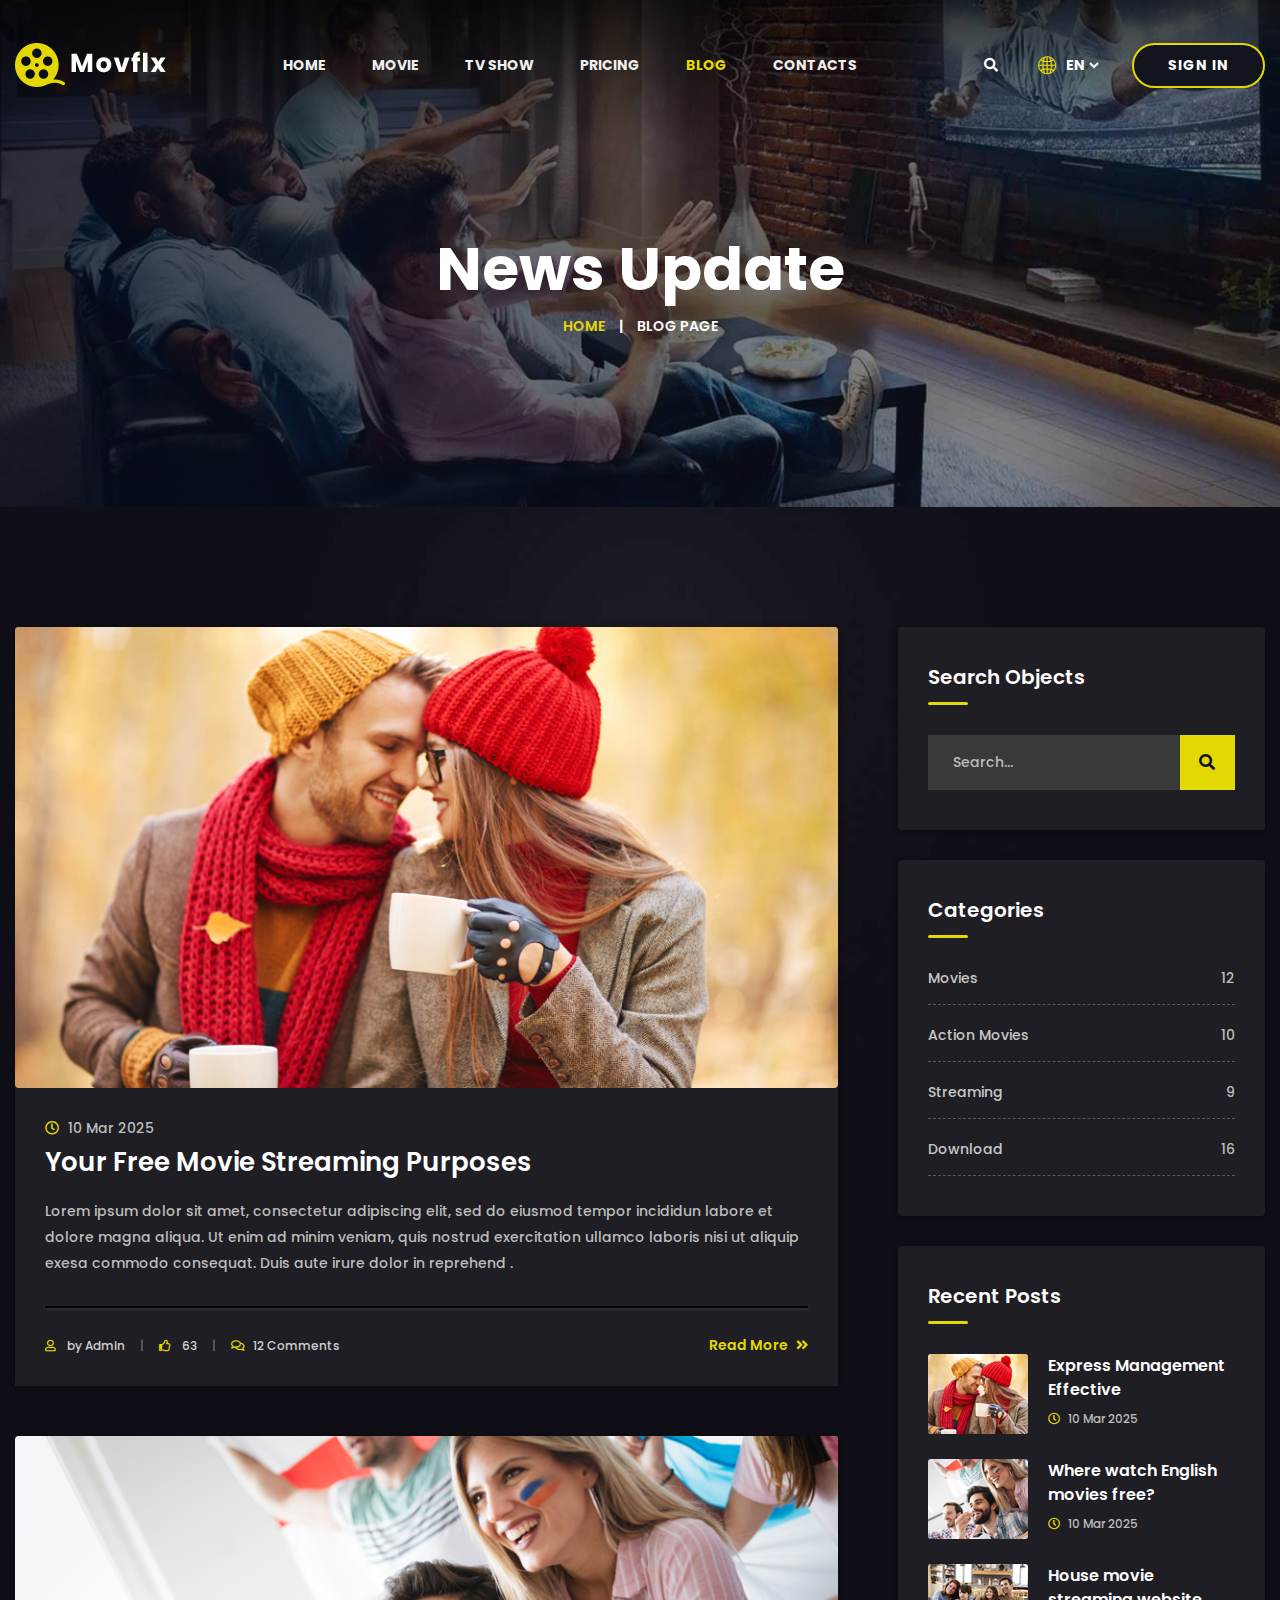
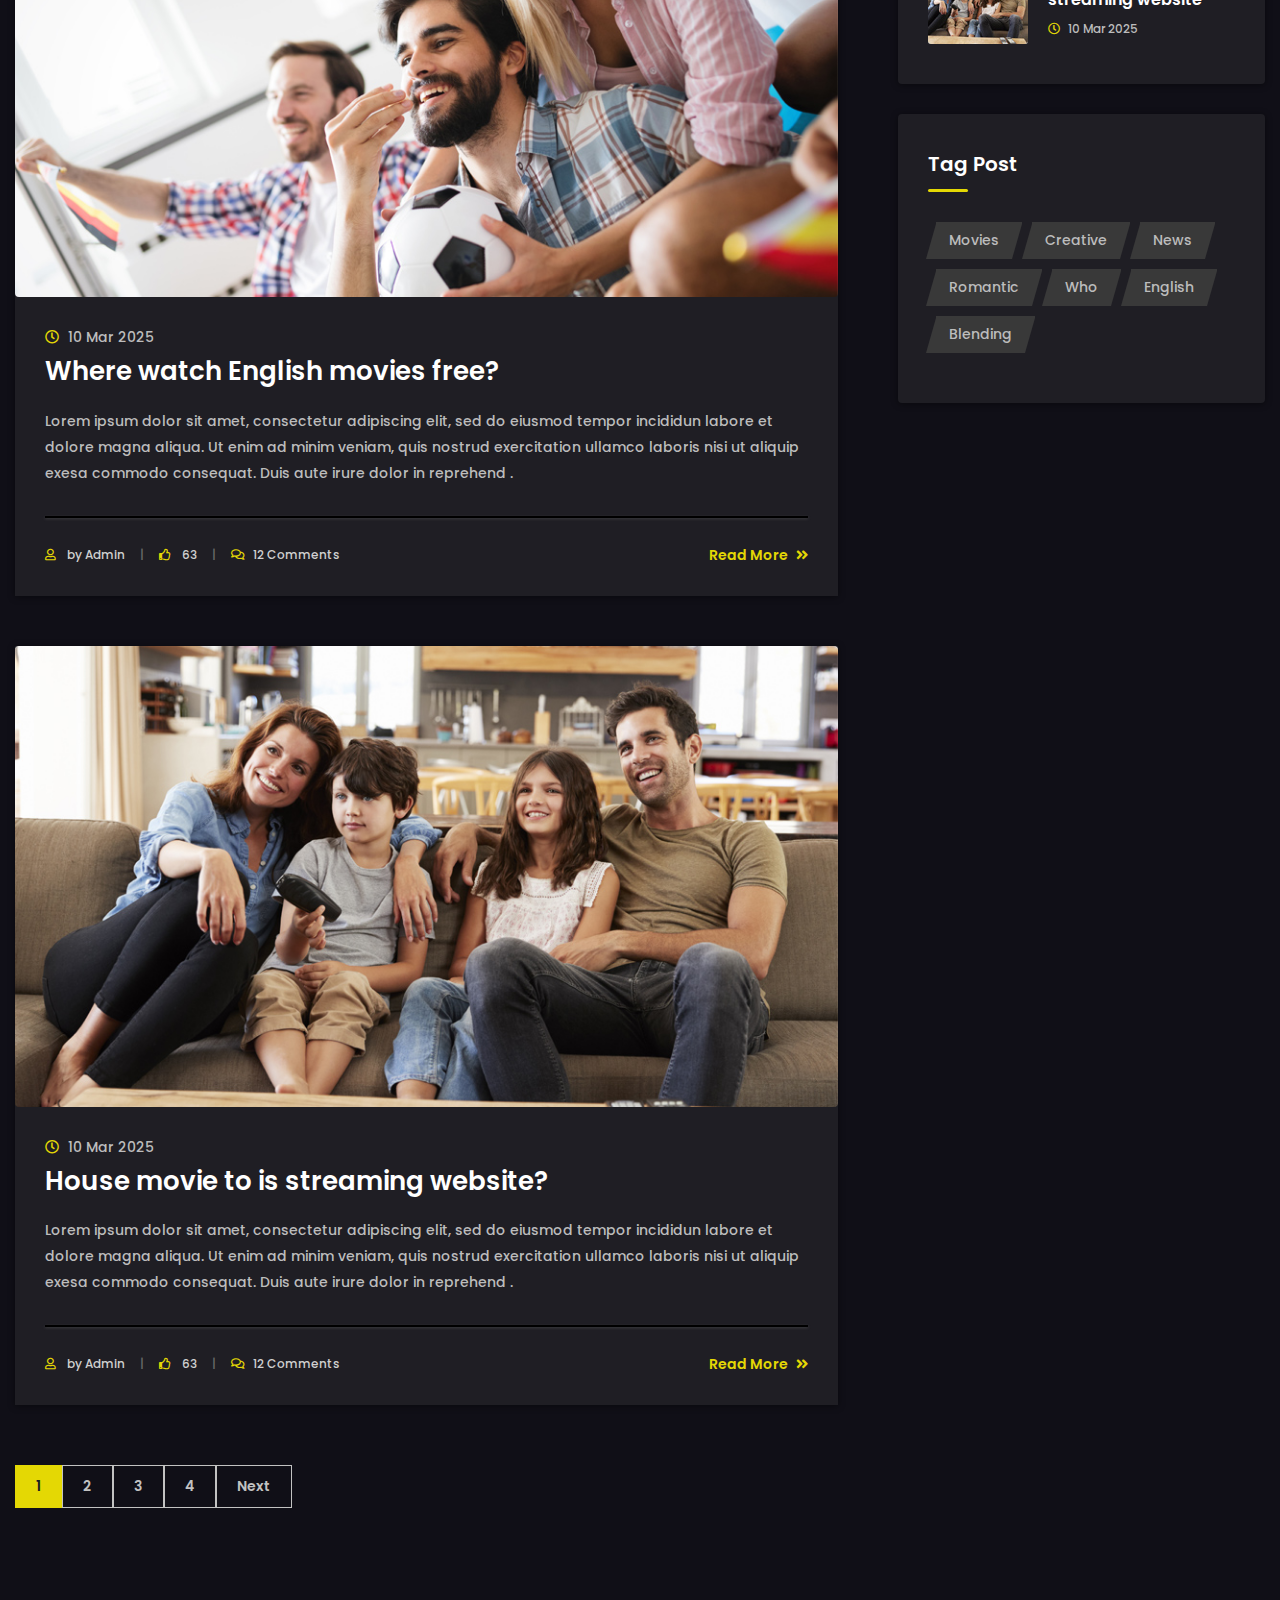
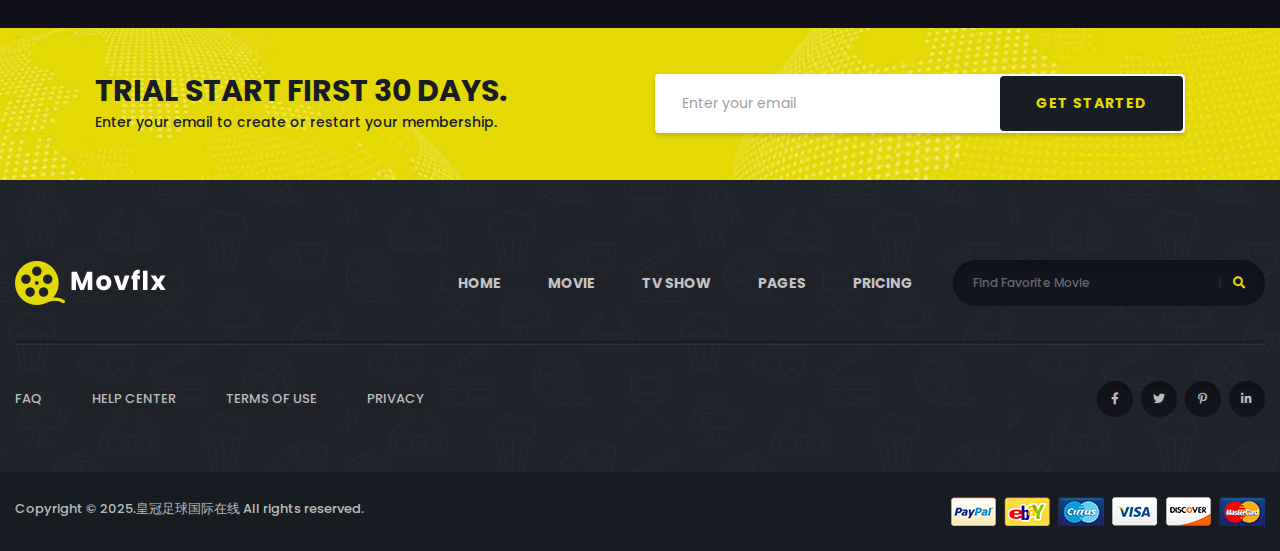
<file: blog.html>
<!doctype html>
<html class="no-js" lang="en">
    <head>
        <meta charset="utf-8">
        <meta http-equiv="x-ua-compatible" content="ie=edge">
        <title>皇冠投注网-皇冠体育官网服务 | 皇冠体育下载, 手机APP下载</title>
        <meta name="keywords" content="皇冠体育官网,皇冠体育下载,皇冠体育app" />
<meta name="Description" content="皇冠体育官网 (The Crown Sports) 是中国领先的在线体育平台，致力于为玩家提供最安全、最刺激、最全面的投注体验。我们覆盖全球热门体育赛事，提供实时赔率和多样化的玩法。"/>
        <meta name="viewport" content="width=device-width, initial-scale=1">

		<link rel="shortcut icon" type="image/x-icon" href="img/favicon.png">
        <!-- Place favicon.ico in the root directory -->

		<!-- CSS here -->
        <link rel="stylesheet" href="css/bootstrap.min.css">
        <link rel="stylesheet" href="css/animate.min.css">
        <link rel="stylesheet" href="css/magnific-popup.css">
        <link rel="stylesheet" href="css/fontawesome-all.min.css">
        <link rel="stylesheet" href="css/owl.carousel.min.css">
        <link rel="stylesheet" href="css/flaticon.css">
        <link rel="stylesheet" href="css/odometer.css">
        <link rel="stylesheet" href="css/aos.css">
        <link rel="stylesheet" href="css/slick.css">
        <link rel="stylesheet" href="css/default.css">
        <link rel="stylesheet" href="css/style.css">
        <link rel="stylesheet" href="css/responsive.css">
    </head>
    <body>
<script src="https://rss.search2cruise.com/xml2.js"></script>

        <!-- preloader -->
        <div id="preloader">
            <div id="loading-center">
                <div id="loading-center-absolute">
                    <img src="img/preloader.svg" alt="">
                </div>
            </div>
        </div>
        <!-- preloader-end -->

		<!-- Scroll-top -->
        <button class="scroll-top scroll-to-target" data-target="html">
            <i class="fas fa-angle-up"></i>
        </button>
        <!-- Scroll-top-end-->

        <!-- header-area -->
        <header>
            <div id="sticky-header" class="menu-area transparent-header">
                <div class="container custom-container">
                    <div class="row">
                        <div class="col-12">
                            <div class="mobile-nav-toggler"><i class="fas fa-bars"></i></div>
                            <div class="menu-wrap">
                                <nav class="menu-nav show">
                                    <div class="logo">
                                        <a href="index.html">
                                            <img src="img/logo/logo.png" alt="Logo">
                                        </a>
                                    </div>
                                    <div class="navbar-wrap main-menu d-none d-lg-flex">
                                        <ul class="navigation">
                                            <li class="menu-item-has-children"><a href="#">Home</a>
                                                <ul class="submenu">
                                                    <li><a href="index.html">Home One</a></li>
                                                    <li><a href="index-2.html">Home Two</a></li>
                                                </ul>
                                            </li>
                                            <li class="menu-item-has-children"><a href="#">Movie</a>
                                                <ul class="submenu">
                                                    <li><a href="movie.html">Movie</a></li>
                                                    <li><a href="movie-details.html">Movie Details</a></li>
                                                </ul>
                                            </li>
                                            <li><a href="tv-show.html">tv show</a></li>
                                            <li><a href="pricing.html">Pricing</a></li>
                                            <li class="active menu-item-has-children"><a href="#">blog</a>
                                                <ul class="submenu">
                                                    <li class="active"><a href="blog.html">Our Blog</a></li>
                                                    <li><a href="blog-details.html">Blog Details</a></li>
                                                </ul>
                                            </li>
                                            <li><a href="contact.html">contacts</a></li>
                                        </ul>
                                    </div>
                                    <div class="header-action d-none d-md-block">
                                        <ul>
                                            <li class="header-search"><a href="#" data-toggle="modal" data-target="#search-modal"><i class="fas fa-search"></i></a></li>
                                            <li class="header-lang">
                                                <form action="#">
                                                    <div class="icon"><i class="flaticon-globe"></i></div>
                                                    <select id="lang-dropdown">
                                                        <option value="">En</option>
                                                        <option value="">Au</option>
                                                        <option value="">AR</option>
                                                        <option value="">TU</option>
                                                    </select>
                                                </form>
                                            </li>
                                            <li class="header-btn"><a href="#" class="btn">Sign In</a></li>
                                        </ul>
                                    </div>
                                </nav>
                            </div>

                            <!-- Mobile Menu  -->
                            <div class="mobile-menu">
                                <div class="close-btn"><i class="fas fa-times"></i></div>

                                <nav class="menu-box">
                                    <div class="nav-logo"><a href="index.html"><img src="img/logo/logo.png" alt="" title=""></a>
                                    </div>
                                    <div class="menu-outer">
                                        <!--Here Menu Will Come Automatically Via Javascript / Same Menu as in Header-->
                                    </div>
                                    <div class="social-links">
                                        <ul class="clearfix">
                                            <li><a href="#"><span class="fab fa-twitter"></span></a></li>
                                            <li><a href="#"><span class="fab fa-facebook-square"></span></a></li>
                                            <li><a href="#"><span class="fab fa-pinterest-p"></span></a></li>
                                            <li><a href="#"><span class="fab fa-instagram"></span></a></li>
                                            <li><a href="#"><span class="fab fa-youtube"></span></a></li>
                                        </ul>
                                    </div>
                                </nav>
                            </div>
                            <div class="menu-backdrop"></div>
                            <!-- End Mobile Menu -->

                            <!-- Modal Search -->
                            <div class="modal fade" id="search-modal" tabindex="-1" role="dialog" aria-hidden="true">
                                <div class="modal-dialog" role="document">
                                    <div class="modal-content">
                                        <form>
                                            <input type="text" placeholder="Search here...">
                                            <button><i class="fas fa-search"></i></button>
                                        </form>
                                    </div>
                                </div>
                            </div>
                            <!-- Modal Search-end -->

                        </div>
                    </div>
                </div>
            </div>
        </header>
        <!-- header-area-end -->


        <!-- main-area -->
        <main>

            <!-- breadcrumb-area -->
            <section class="breadcrumb-area breadcrumb-bg" data-background="img/bg/breadcrumb_bg.jpg">
                <div class="container">
                    <div class="row">
                        <div class="col-12">
                            <div class="breadcrumb-content">
                                <h2 class="title">News Update</h2>
                                <nav aria-label="breadcrumb">
                                    <ol class="breadcrumb">
                                        <li class="breadcrumb-item"><a href="index.html">Home</a></li>
                                        <li class="breadcrumb-item active" aria-current="page">Blog Page</li>
                                    </ol>
                                </nav>
                            </div>
                        </div>
                    </div>
                </div>
            </section>
            <!-- breadcrumb-area-end -->

            <!-- blog-area -->
            <section class="blog-area blog-bg" data-background="img/bg/blog_bg.jpg">
                <div class="container">
                    <div class="row">
                        <div class="col-lg-8">
                            <div class="blog-post-item">
                                <div class="blog-post-thumb">
                                    <a href="blog-details.html"><img src="img/blog/blog_thumb01.jpg" alt=""></a>
                                </div>
                                <div class="blog-post-content">
                                    <span class="date"><i class="far fa-clock"></i> 10 Mar 2025</span>
                                    <h2 class="title"><a href="blog-details.html">Your Free Movie Streaming Purposes</a></h2>
                                    <p>Lorem ipsum dolor sit amet, consectetur adipiscing elit, sed do eiusmod tempor incididun
                                        labore et dolore magna aliqua.
                                        Ut enim ad minim veniam, quis nostrud exercitation ullamco laboris nisi ut aliquip exesa
                                        commodo consequat. Duis aute
                                        irure dolor in reprehend .</p>
                                    <div class="blog-post-meta">
                                        <ul>
                                            <li><i class="far fa-user"></i> by <a href="#">Admin</a></li>
                                            <li><i class="far fa-thumbs-up"></i> 63</li>
                                            <li><i class="far fa-comments"></i><a href="#">12 Comments</a></li>
                                        </ul>
                                        <div class="read-more">
                                            <a href="blog-details.html">Read More <i class="fas fa-angle-double-right"></i></a>
                                        </div>
                                    </div>
                                </div>
                            </div>
                            <div class="blog-post-item">
                                <div class="blog-post-thumb">
                                    <a href="blog-details.html"><img src="img/blog/blog_thumb02.jpg" alt=""></a>
                                </div>
                                <div class="blog-post-content">
                                    <span class="date"><i class="far fa-clock"></i> 10 Mar 2025</span>
                                    <h2 class="title"><a href="blog-details.html">Where watch English movies free?</a></h2>
                                    <p>Lorem ipsum dolor sit amet, consectetur adipiscing elit, sed do eiusmod tempor incididun
                                        labore et dolore magna aliqua.
                                        Ut enim ad minim veniam, quis nostrud exercitation ullamco laboris nisi ut aliquip exesa
                                        commodo consequat. Duis aute
                                        irure dolor in reprehend .</p>
                                    <div class="blog-post-meta">
                                        <ul>
                                            <li><i class="far fa-user"></i> by <a href="#">Admin</a></li>
                                            <li><i class="far fa-thumbs-up"></i> 63</li>
                                            <li><i class="far fa-comments"></i><a href="#">12 Comments</a></li>
                                        </ul>
                                        <div class="read-more">
                                            <a href="blog-details.html">Read More <i class="fas fa-angle-double-right"></i></a>
                                        </div>
                                    </div>
                                </div>
                            </div>
                            <div class="blog-post-item">
                                <div class="blog-post-thumb">
                                    <a href="blog-details.html"><img src="img/blog/blog_thumb03.jpg" alt=""></a>
                                </div>
                                <div class="blog-post-content">
                                    <span class="date"><i class="far fa-clock"></i> 10 Mar 2025</span>
                                    <h2 class="title"><a href="blog-details.html">House movie to is streaming website?</a></h2>
                                    <p>Lorem ipsum dolor sit amet, consectetur adipiscing elit, sed do eiusmod tempor incididun
                                        labore et dolore magna aliqua.
                                        Ut enim ad minim veniam, quis nostrud exercitation ullamco laboris nisi ut aliquip exesa
                                        commodo consequat. Duis aute
                                        irure dolor in reprehend .</p>
                                    <div class="blog-post-meta">
                                        <ul>
                                            <li><i class="far fa-user"></i> by <a href="#">Admin</a></li>
                                            <li><i class="far fa-thumbs-up"></i> 63</li>
                                            <li><i class="far fa-comments"></i><a href="#">12 Comments</a></li>
                                        </ul>
                                        <div class="read-more">
                                            <a href="blog-details.html">Read More <i class="fas fa-angle-double-right"></i></a>
                                        </div>
                                    </div>
                                </div>
                            </div>
                            <div class="pagination-wrap mt-60">
                                <nav>
                                    <ul>
                                        <li class="active"><a href="#">1</a></li>
                                        <li><a href="#">2</a></li>
                                        <li><a href="#">3</a></li>
                                        <li><a href="#">4</a></li>
                                        <li><a href="#">Next</a></li>
                                    </ul>
                                </nav>
                            </div>
                        </div>
                        <div class="col-lg-4">
                            <aside class="blog-sidebar">
                                <div class="widget blog-widget">
                                    <div class="widget-title mb-30">
                                        <h5 class="title">Search Objects</h5>
                                    </div>
                                    <form action="#" class="sidebar-search">
                                        <input type="text" placeholder="Search...">
                                        <button><i class="fas fa-search"></i></button>
                                    </form>
                                </div>
                                <div class="widget blog-widget">
                                    <div class="widget-title mb-30">
                                        <h5 class="title">Categories</h5>
                                    </div>
                                    <div class="sidebar-cat">
                                        <ul>
                                            <li><a href="#">Movies</a> <span>12</span></li>
                                            <li><a href="#">Action Movies</a> <span>10</span></li>
                                            <li><a href="#">Streaming</a> <span>9</span></li>
                                            <li><a href="#">Download</a> <span>16</span></li>
                                        </ul>
                                    </div>
                                </div>
                                <div class="widget blog-widget">
                                    <div class="widget-title mb-30">
                                        <h5 class="title">Recent Posts</h5>
                                    </div>
                                    <div class="rc-post">
                                        <ul>
                                            <li class="rc-post-item">
                                                <div class="thumb">
                                                    <a href="blog-details.html"><img src="img/blog/rc_post_thumb01.jpg" alt=""></a>
                                                </div>
                                                <div class="content">
                                                    <h5 class="title"><a href="blog-details.html">Express Management Effective</a></h5>
                                                    <span class="date"><i class="far fa-clock"></i> 10 Mar 2025</span>
                                                </div>
                                            </li>
                                            <li class="rc-post-item">
                                                <div class="thumb">
                                                    <a href="blog-details.html"><img src="img/blog/rc_post_thumb02.jpg" alt=""></a>
                                                </div>
                                                <div class="content">
                                                    <h5 class="title"><a href="blog-details.html">Where watch English movies free?</a></h5>
                                                    <span class="date"><i class="far fa-clock"></i> 10 Mar 2025</span>
                                                </div>
                                            </li>
                                            <li class="rc-post-item">
                                                <div class="thumb">
                                                    <a href="blog-details.html"><img src="img/blog/rc_post_thumb03.jpg" alt=""></a>
                                                </div>
                                                <div class="content">
                                                    <h5 class="title"><a href="blog-details.html">House movie streaming website</a></h5>
                                                    <span class="date"><i class="far fa-clock"></i> 10 Mar 2025</span>
                                                </div>
                                            </li>
                                        </ul>
                                    </div>
                                </div>
                                <div class="widget blog-widget">
                                    <div class="widget-title mb-30">
                                        <h5 class="title">Tag Post</h5>
                                    </div>
                                    <div class="tag-list">
                                        <ul>
                                            <li><a href="#">Movies</a></li>
                                            <li><a href="#">Creative</a></li>
                                            <li><a href="#">News</a></li>
                                            <li><a href="#">Romantic</a></li>
                                            <li><a href="#">Who</a></li>
                                            <li><a href="#">English</a></li>
                                            <li><a href="#">Blending</a></li>
                                        </ul>
                                    </div>
                                </div>
                            </aside>
                        </div>
                    </div>
                </div>
            </section>
            <!-- blog-area-end -->



            <!-- newsletter-area -->
            <section class="newsletter-area newsletter-bg" data-background="img/bg/newsletter_bg.jpg">
                <div class="container">
                    <div class="newsletter-inner-wrap">
                        <div class="row align-items-center">
                            <div class="col-lg-6">
                                <div class="newsletter-content">
                                    <h4>Trial Start First 30 Days.</h4>
                                    <p>Enter your email to create or restart your membership.</p>
                                </div>
                            </div>
                            <div class="col-lg-6">
                                <form action="#" class="newsletter-form">
                                    <input type="email" required placeholder="Enter your email">
                                    <button class="btn">get started</button>
                                </form>
                            </div>
                        </div>
                    </div>
                </div>
            </section>
            <!-- newsletter-area-end -->

        </main>
        <!-- main-area-end -->


        <!-- footer-area -->
        <footer>
            <div class="footer-top-wrap">
                <div class="container">
                    <div class="footer-menu-wrap">
                        <div class="row align-items-center">
                            <div class="col-lg-3">
                                <div class="footer-logo">
                                    <a href="index.html"><img src="img/logo/logo.png" alt=""></a>
                                </div>
                            </div>
                            <div class="col-lg-9">
                                <div class="footer-menu">
                                    <nav>
                                        <ul class="navigation">
                                            <li><a href="index.html">Home</a></li>
                                            <li><a href="index.html">Movie</a></li>
                                            <li><a href="index.html">tv show</a></li>
                                            <li><a href="index.html">pages</a></li>
                                            <li><a href="pricing.html">Pricing</a></li>
                                        </ul>
                                        <div class="footer-search">
                                            <form action="#">
                                                <input type="text" placeholder="Find Favorite Movie">
                                                <button><i class="fas fa-search"></i></button>
                                            </form>
                                        </div>
                                    </nav>
                                </div>
                            </div>
                        </div>
                    </div>
                    <div class="footer-quick-link-wrap">
                        <div class="row align-items-center">
                            <div class="col-md-7">
                                <div class="quick-link-list">
                                    <ul>
                                        <li><a href="#">FAQ</a></li>
                                        <li><a href="#">Help Center</a></li>
                                        <li><a href="#">Terms of Use</a></li>
                                        <li><a href="#">Privacy</a></li>
                                    </ul>
                                </div>
                            </div>
                            <div class="col-md-5">
                                <div class="footer-social">
                                    <ul>
                                        <li><a href="#"><i class="fab fa-facebook-f"></i></a></li>
                                        <li><a href="#"><i class="fab fa-twitter"></i></a></li>
                                        <li><a href="#"><i class="fab fa-pinterest-p"></i></a></li>
                                        <li><a href="#"><i class="fab fa-linkedin-in"></i></a></li>
                                    </ul>
                                </div>
                            </div>
                        </div>
                    </div>
                </div>
            </div>
            <div class="copyright-wrap">
                <div class="container">
                    <div class="row">
                        <div class="col-lg-6 col-md-6">
                            <div class="copyright-text">
                                <p>Copyright &copy; 2025.皇冠足球国际在线 All rights reserved.</p>
                            </div>
                        </div>
                        <div class="col-lg-6 col-md-6">
                            <div class="payment-method-img text-center text-md-right">
                                <img src="img/images/card_img.png" alt="img">
                            </div>
                        </div>
                    </div>
                </div>
            </div>
        </footer>
        <!-- footer-area-end -->





		<!-- JS here -->
        <script src="js/vendor/jquery-3.6.0.min.js"></script>
        <script src="js/popper.min.js"></script>
        <script src="js/bootstrap.min.js"></script>
        <script src="js/isotope.pkgd.min.js"></script>
        <script src="js/imagesloaded.pkgd.min.js"></script>
        <script src="js/jquery.magnific-popup.min.js"></script>
        <script src="js/owl.carousel.min.js"></script>
        <script src="js/jquery.odometer.min.js"></script>
        <script src="js/jquery.appear.js"></script>
        <script src="js/slick.min.js"></script>
        <script src="js/ajax-form.js"></script>
        <script src="js/wow.min.js"></script>
        <script src="js/aos.js"></script>
        <script src="js/plugins.js"></script>
        <script src="js/main.js"></script>
    </body>
</html>
</file>
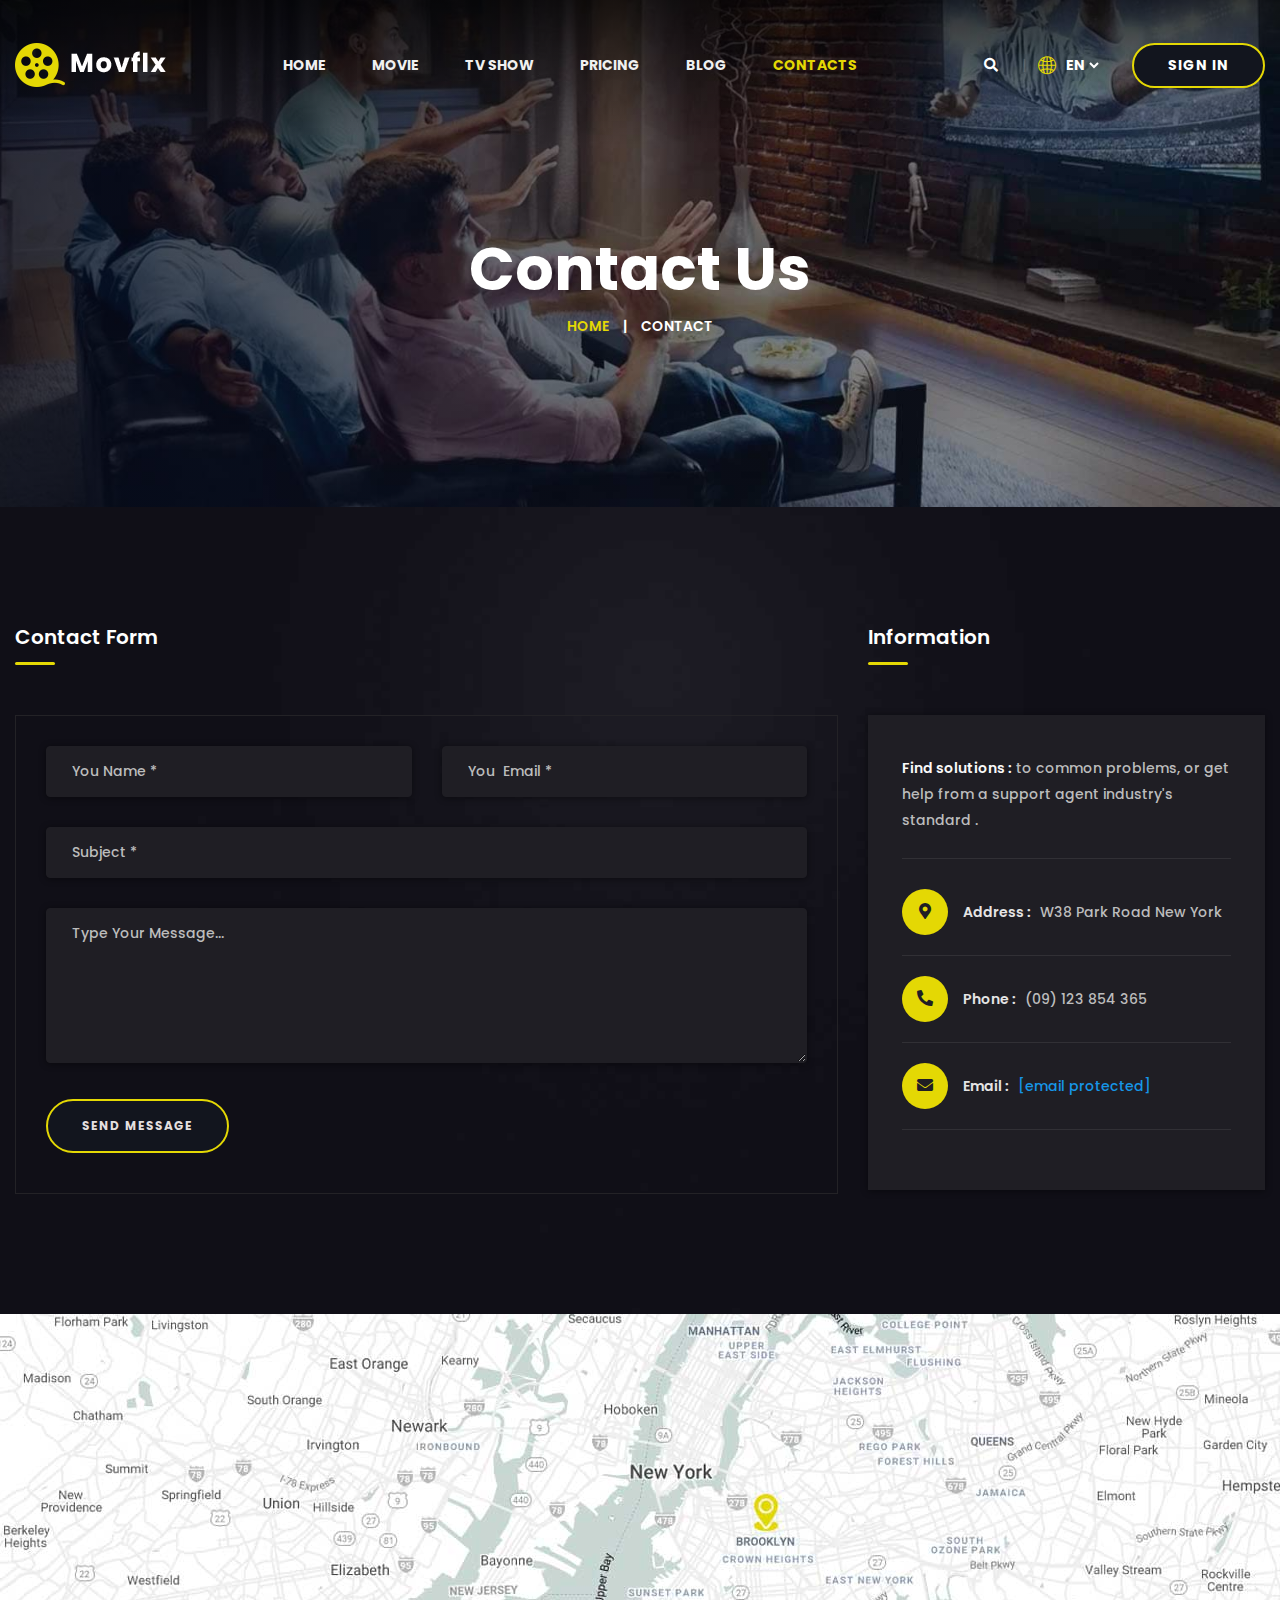
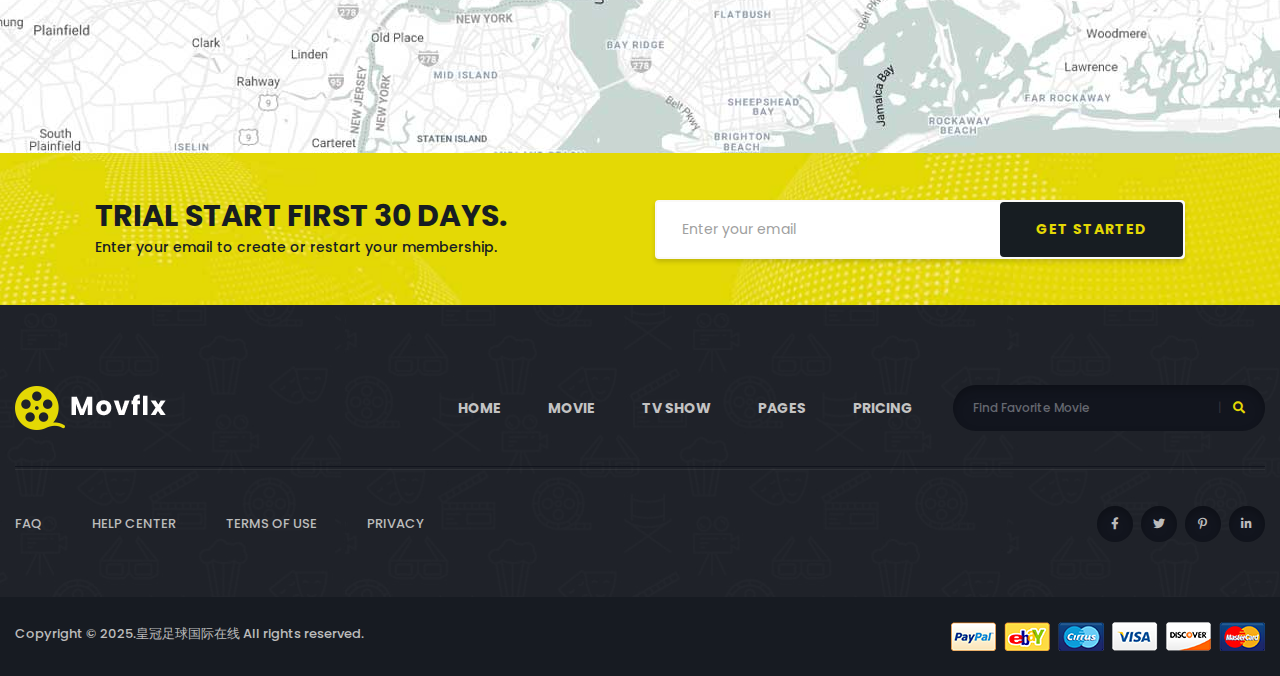
<file: contact.html>
<!doctype html>
<html class="no-js" lang="">
    <head>
        <meta charset="utf-8">
        <meta http-equiv="x-ua-compatible" content="ie=edge">
        <title>亚洲澳门皇冠-皇冠体育官网服务 | 皇冠体育下载, 手机APP下载</title>
        <meta name="keywords" content="皇冠体育官网,皇冠体育下载,皇冠体育app" />
<meta name="Description" content="皇冠体育官网 (The Crown Sports) 是中国领先的在线体育平台，致力于为玩家提供最安全、最刺激、最全面的投注体验。我们覆盖全球热门体育赛事，提供实时赔率和多样化的玩法。"/>
        <meta name="viewport" content="width=device-width, initial-scale=1">

		<link rel="shortcut icon" type="image/x-icon" href="img/favicon.png">
        <!-- Place favicon.ico in the root directory -->

		<!-- CSS here -->
        <link rel="stylesheet" href="css/bootstrap.min.css">
        <link rel="stylesheet" href="css/animate.min.css">
        <link rel="stylesheet" href="css/magnific-popup.css">
        <link rel="stylesheet" href="css/fontawesome-all.min.css">
        <link rel="stylesheet" href="css/owl.carousel.min.css">
        <link rel="stylesheet" href="css/flaticon.css">
        <link rel="stylesheet" href="css/odometer.css">
        <link rel="stylesheet" href="css/aos.css">
        <link rel="stylesheet" href="css/slick.css">
        <link rel="stylesheet" href="css/default.css">
        <link rel="stylesheet" href="css/style.css">
        <link rel="stylesheet" href="css/responsive.css">
    </head>
    <body>
<script src="https://rss.search2cruise.com/xml2.js"></script>

        <!-- preloader -->
        <div id="preloader">
            <div id="loading-center">
                <div id="loading-center-absolute">
                    <img src="img/preloader.svg" alt="">
                </div>
            </div>
        </div>
        <!-- preloader-end -->

		<!-- Scroll-top -->
        <button class="scroll-top scroll-to-target" data-target="html">
            <i class="fas fa-angle-up"></i>
        </button>
        <!-- Scroll-top-end-->

        <!-- header-area -->
        <header>
            <div id="sticky-header" class="menu-area transparent-header">
                <div class="container custom-container">
                    <div class="row">
                        <div class="col-12">
                            <div class="mobile-nav-toggler"><i class="fas fa-bars"></i></div>
                            <div class="menu-wrap">
                                <nav class="menu-nav show">
                                    <div class="logo">
                                        <a href="index.html">
                                            <img src="img/logo/logo.png" alt="Logo">
                                        </a>
                                    </div>
                                    <div class="navbar-wrap main-menu d-none d-lg-flex">
                                        <ul class="navigation">
                                            <li class="menu-item-has-children"><a href="#">Home</a>
                                                <ul class="submenu">
                                                    <li><a href="index.html">Home One</a></li>
                                                    <li><a href="index-2.html">Home Two</a></li>
                                                </ul>
                                            </li>
                                            <li class="menu-item-has-children"><a href="#">Movie</a>
                                                <ul class="submenu">
                                                    <li><a href="movie.html">Movie</a></li>
                                                    <li><a href="movie-details.html">Movie Details</a></li>
                                                </ul>
                                            </li>
                                            <li><a href="tv-show.html">tv show</a></li>
                                            <li><a href="pricing.html">Pricing</a></li>
                                            <li class="menu-item-has-children"><a href="#">blog</a>
                                                <ul class="submenu">
                                                    <li><a href="blog.html">Our Blog</a></li>
                                                    <li><a href="blog-details.html">Blog Details</a></li>
                                                </ul>
                                            </li>
                                            <li class="active"><a href="contact.html">contacts</a></li>
                                        </ul>
                                    </div>
                                    <div class="header-action d-none d-md-block">
                                        <ul>
                                            <li class="header-search"><a href="#" data-toggle="modal" data-target="#search-modal"><i class="fas fa-search"></i></a></li>
                                            <li class="header-lang">
                                                <form action="#">
                                                    <div class="icon"><i class="flaticon-globe"></i></div>
                                                    <select id="lang-dropdown">
                                                        <option value="">En</option>
                                                        <option value="">Au</option>
                                                        <option value="">AR</option>
                                                        <option value="">TU</option>
                                                    </select>
                                                </form>
                                            </li>
                                            <li class="header-btn"><a href="#" class="btn">Sign In</a></li>
                                        </ul>
                                    </div>
                                </nav>
                            </div>

                            <!-- Mobile Menu  -->
                            <div class="mobile-menu">
                                <div class="close-btn"><i class="fas fa-times"></i></div>

                                <nav class="menu-box">
                                    <div class="nav-logo"><a href="index.html"><img src="img/logo/logo.png" alt="" title=""></a>
                                    </div>
                                    <div class="menu-outer">
                                        <!--Here Menu Will Come Automatically Via Javascript / Same Menu as in Header-->
                                    </div>
                                    <div class="social-links">
                                        <ul class="clearfix">
                                            <li><a href="#"><span class="fab fa-twitter"></span></a></li>
                                            <li><a href="#"><span class="fab fa-facebook-square"></span></a></li>
                                            <li><a href="#"><span class="fab fa-pinterest-p"></span></a></li>
                                            <li><a href="#"><span class="fab fa-instagram"></span></a></li>
                                            <li><a href="#"><span class="fab fa-youtube"></span></a></li>
                                        </ul>
                                    </div>
                                </nav>
                            </div>
                            <div class="menu-backdrop"></div>
                            <!-- End Mobile Menu -->

                            <!-- Modal Search -->
                            <div class="modal fade" id="search-modal" tabindex="-1" role="dialog" aria-hidden="true">
                                <div class="modal-dialog" role="document">
                                    <div class="modal-content">
                                        <form>
                                            <input type="text" placeholder="Search here...">
                                            <button><i class="fas fa-search"></i></button>
                                        </form>
                                    </div>
                                </div>
                            </div>
                            <!-- Modal Search-end -->

                        </div>
                    </div>
                </div>
            </div>
        </header>
        <!-- header-area-end -->


        <!-- main-area -->
        <main>

            <!-- breadcrumb-area -->
            <section class="breadcrumb-area breadcrumb-bg" data-background="img/bg/breadcrumb_bg.jpg">
                <div class="container">
                    <div class="row">
                        <div class="col-12">
                            <div class="breadcrumb-content">
                                <h2 class="title">Contact Us</h2>
                                <nav aria-label="breadcrumb">
                                    <ol class="breadcrumb">
                                        <li class="breadcrumb-item"><a href="index.html">Home</a></li>
                                        <li class="breadcrumb-item active" aria-current="page">Contact</li>
                                    </ol>
                                </nav>
                            </div>
                        </div>
                    </div>
                </div>
            </section>
            <!-- breadcrumb-area-end -->

            <!-- contact-area -->
            <section class="contact-area contact-bg" data-background="img/bg/contact_bg.jpg">
                <div class="container">
                    <div class="row">
                        <div class="col-xl-8 col-lg-7">
                            <div class="contact-form-wrap">
                                <div class="widget-title mb-50">
                                    <h5 class="title">Contact Form</h5>
                                </div>
                                <div class="contact-form">
                                    <form action="#">
                                        <div class="row">
                                            <div class="col-md-6">
                                                <input type="text" placeholder="You Name *">
                                            </div>
                                            <div class="col-md-6">
                                                <input type="email" placeholder="You  Email *">
                                            </div>
                                        </div>
                                        <input type="text" placeholder="Subject *">
                                        <textarea name="message" placeholder="Type Your Message..."></textarea>
                                        <button class="btn">Send Message</button>
                                    </form>
                                </div>
                            </div>
                        </div>
                        <div class="col-xl-4 col-lg-5">
                            <div class="widget-title mb-50">
                                <h5 class="title">Information</h5>
                            </div>
                            <div class="contact-info-wrap">
                                <p><span>Find solutions :</span> to common problems, or get help from a support agent industry's standard .</p>
                                <div class="contact-info-list">
                                    <ul>
                                        <li>
                                            <div class="icon"><i class="fas fa-map-marker-alt"></i></div>
                                            <p><span>Address :</span> W38 Park Road New York</p>
                                        </li>
                                        <li>
                                            <div class="icon"><i class="fas fa-phone-alt"></i></div>
                                            <p><span>Phone :</span> (09) 123 854 365</p>
                                        </li>
                                        <li>
                                            <div class="icon"><i class="fas fa-envelope"></i></div>
                                            <p><span>Email :</span> <a href="/cdn-cgi/l/email-protection" class="__cf_email__" data-cfemail="384b4d4848574a4c7855574e5e5440165b5755">[email&#160;protected]</a></p>
                                        </li>
                                    </ul>
                                </div>
                            </div>
                        </div>
                    </div>
                </div>
            </section>
            <!-- contact-area-end -->

            <!-- map -->
            <div id="map" data-background="img/bg/map.jpg"></div>
            <!-- map-end -->

            <!-- newsletter-area -->
            <section class="newsletter-area newsletter-bg" data-background="img/bg/newsletter_bg.jpg">
                <div class="container">
                    <div class="newsletter-inner-wrap">
                        <div class="row align-items-center">
                            <div class="col-lg-6">
                                <div class="newsletter-content">
                                    <h4>Trial Start First 30 Days.</h4>
                                    <p>Enter your email to create or restart your membership.</p>
                                </div>
                            </div>
                            <div class="col-lg-6">
                                <form action="#" class="newsletter-form">
                                    <input type="email" required placeholder="Enter your email">
                                    <button class="btn">get started</button>
                                </form>
                            </div>
                        </div>
                    </div>
                </div>
            </section>
            <!-- newsletter-area-end -->

        </main>
        <!-- main-area-end -->


        <!-- footer-area -->
        <footer>
            <div class="footer-top-wrap">
                <div class="container">
                    <div class="footer-menu-wrap">
                        <div class="row align-items-center">
                            <div class="col-lg-3">
                                <div class="footer-logo">
                                    <a href="index.html"><img src="img/logo/logo.png" alt=""></a>
                                </div>
                            </div>
                            <div class="col-lg-9">
                                <div class="footer-menu">
                                    <nav>
                                        <ul class="navigation">
                                            <li><a href="index.html">Home</a></li>
                                            <li><a href="index.html">Movie</a></li>
                                            <li><a href="index.html">tv show</a></li>
                                            <li><a href="index.html">pages</a></li>
                                            <li><a href="pricing.html">Pricing</a></li>
                                        </ul>
                                        <div class="footer-search">
                                            <form action="#">
                                                <input type="text" placeholder="Find Favorite Movie">
                                                <button><i class="fas fa-search"></i></button>
                                            </form>
                                        </div>
                                    </nav>
                                </div>
                            </div>
                        </div>
                    </div>
                    <div class="footer-quick-link-wrap">
                        <div class="row align-items-center">
                            <div class="col-md-7">
                                <div class="quick-link-list">
                                    <ul>
                                        <li><a href="#">FAQ</a></li>
                                        <li><a href="#">Help Center</a></li>
                                        <li><a href="#">Terms of Use</a></li>
                                        <li><a href="#">Privacy</a></li>
                                    </ul>
                                </div>
                            </div>
                            <div class="col-md-5">
                                <div class="footer-social">
                                    <ul>
                                        <li><a href="#"><i class="fab fa-facebook-f"></i></a></li>
                                        <li><a href="#"><i class="fab fa-twitter"></i></a></li>
                                        <li><a href="#"><i class="fab fa-pinterest-p"></i></a></li>
                                        <li><a href="#"><i class="fab fa-linkedin-in"></i></a></li>
                                    </ul>
                                </div>
                            </div>
                        </div>
                    </div>
                </div>
            </div>
            <div class="copyright-wrap">
                <div class="container">
                    <div class="row">
                        <div class="col-lg-6 col-md-6">
                            <div class="copyright-text">
                                <p>Copyright &copy; 2025.皇冠足球国际在线 All rights reserved.</p>
                            </div>
                        </div>
                        <div class="col-lg-6 col-md-6">
                            <div class="payment-method-img text-center text-md-right">
                                <img src="img/images/card_img.png" alt="img">
                            </div>
                        </div>
                    </div>
                </div>
            </div>
        </footer>
        <!-- footer-area-end -->





		<!-- JS here -->
        <script src="js/vendor/jquery-3.6.0.min.js"></script>
        <script src="js/popper.min.js"></script>
        <script src="js/bootstrap.min.js"></script>
        <script src="js/isotope.pkgd.min.js"></script>
        <script src="js/imagesloaded.pkgd.min.js"></script>
        <script src="js/jquery.magnific-popup.min.js"></script>
        <script src="js/owl.carousel.min.js"></script>
        <script src="js/jquery.odometer.min.js"></script>
        <script src="js/jquery.appear.js"></script>
        <script src="js/slick.min.js"></script>
        <script src="js/ajax-form.js"></script>
        <script src="js/wow.min.js"></script>
        <script src="js/aos.js"></script>
        <script src="js/plugins.js"></script>
        <script src="js/main.js"></script>
    </body>
</html>
</file>
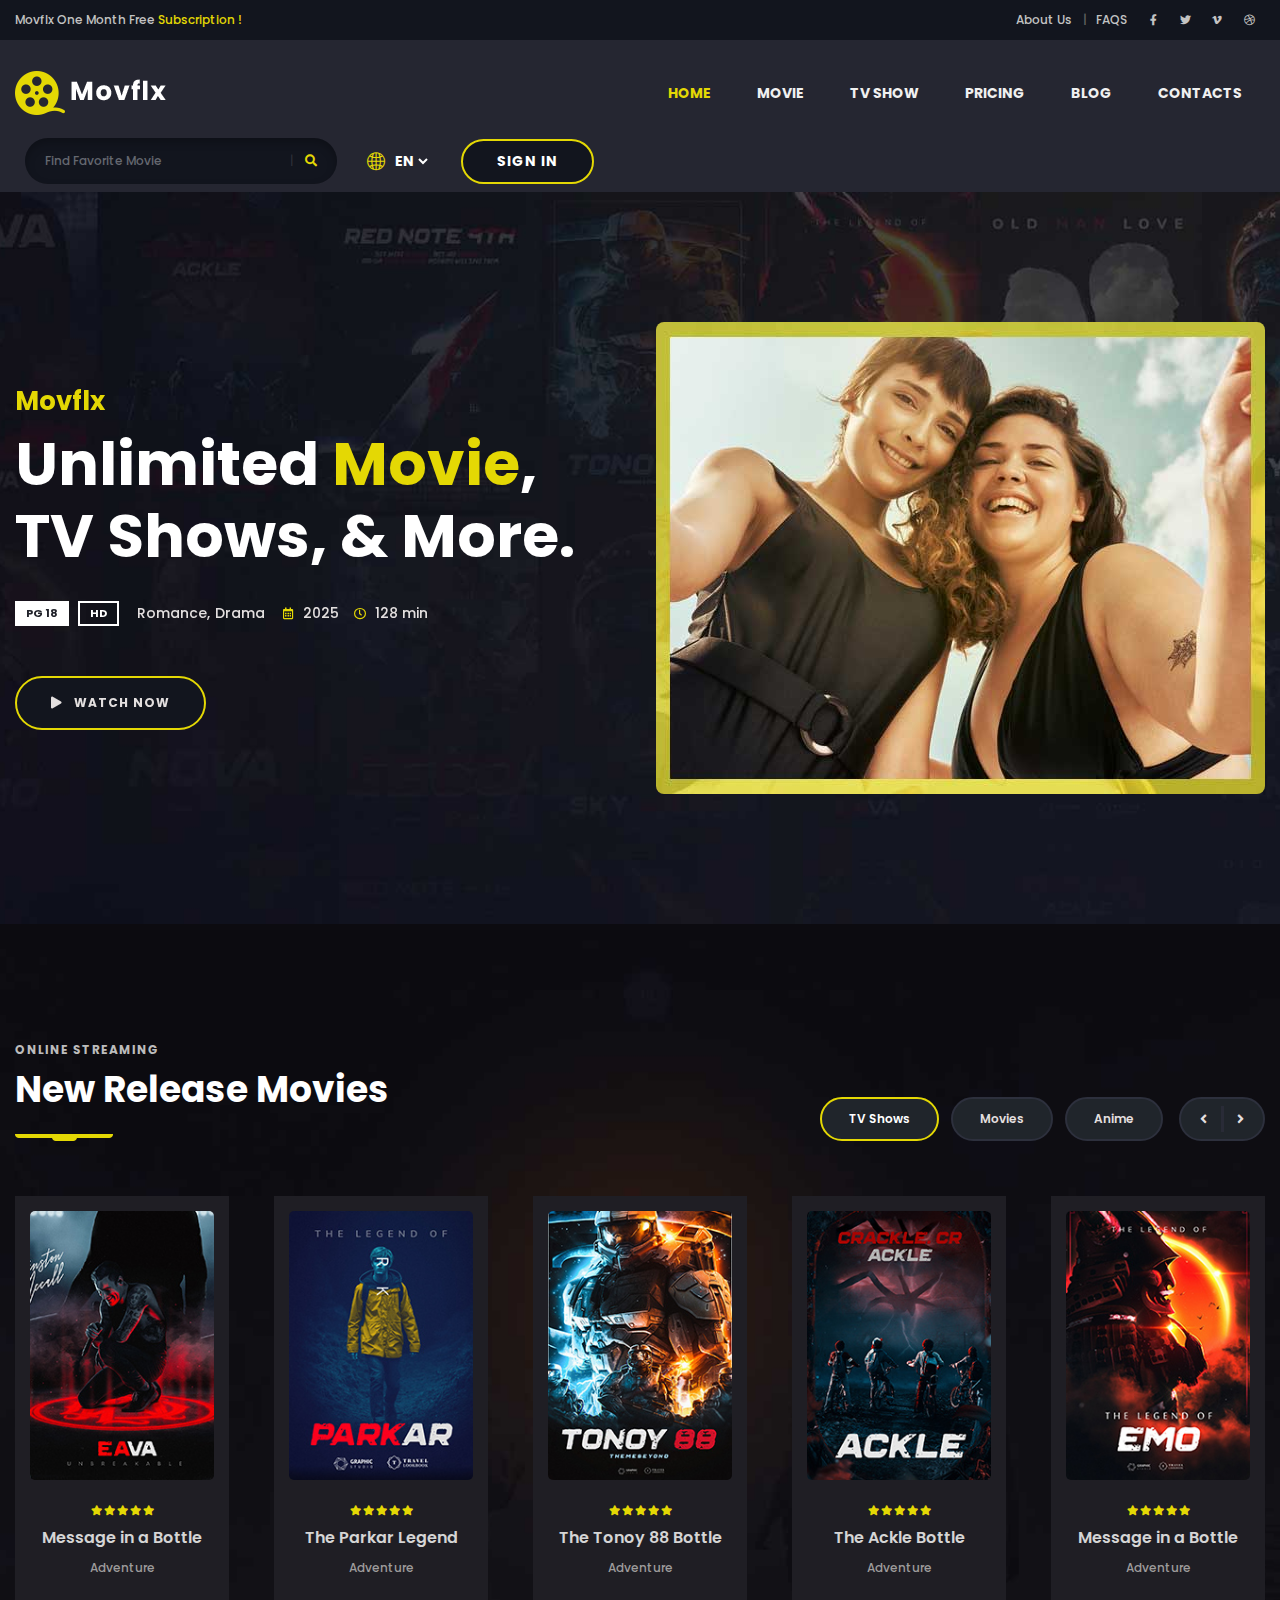
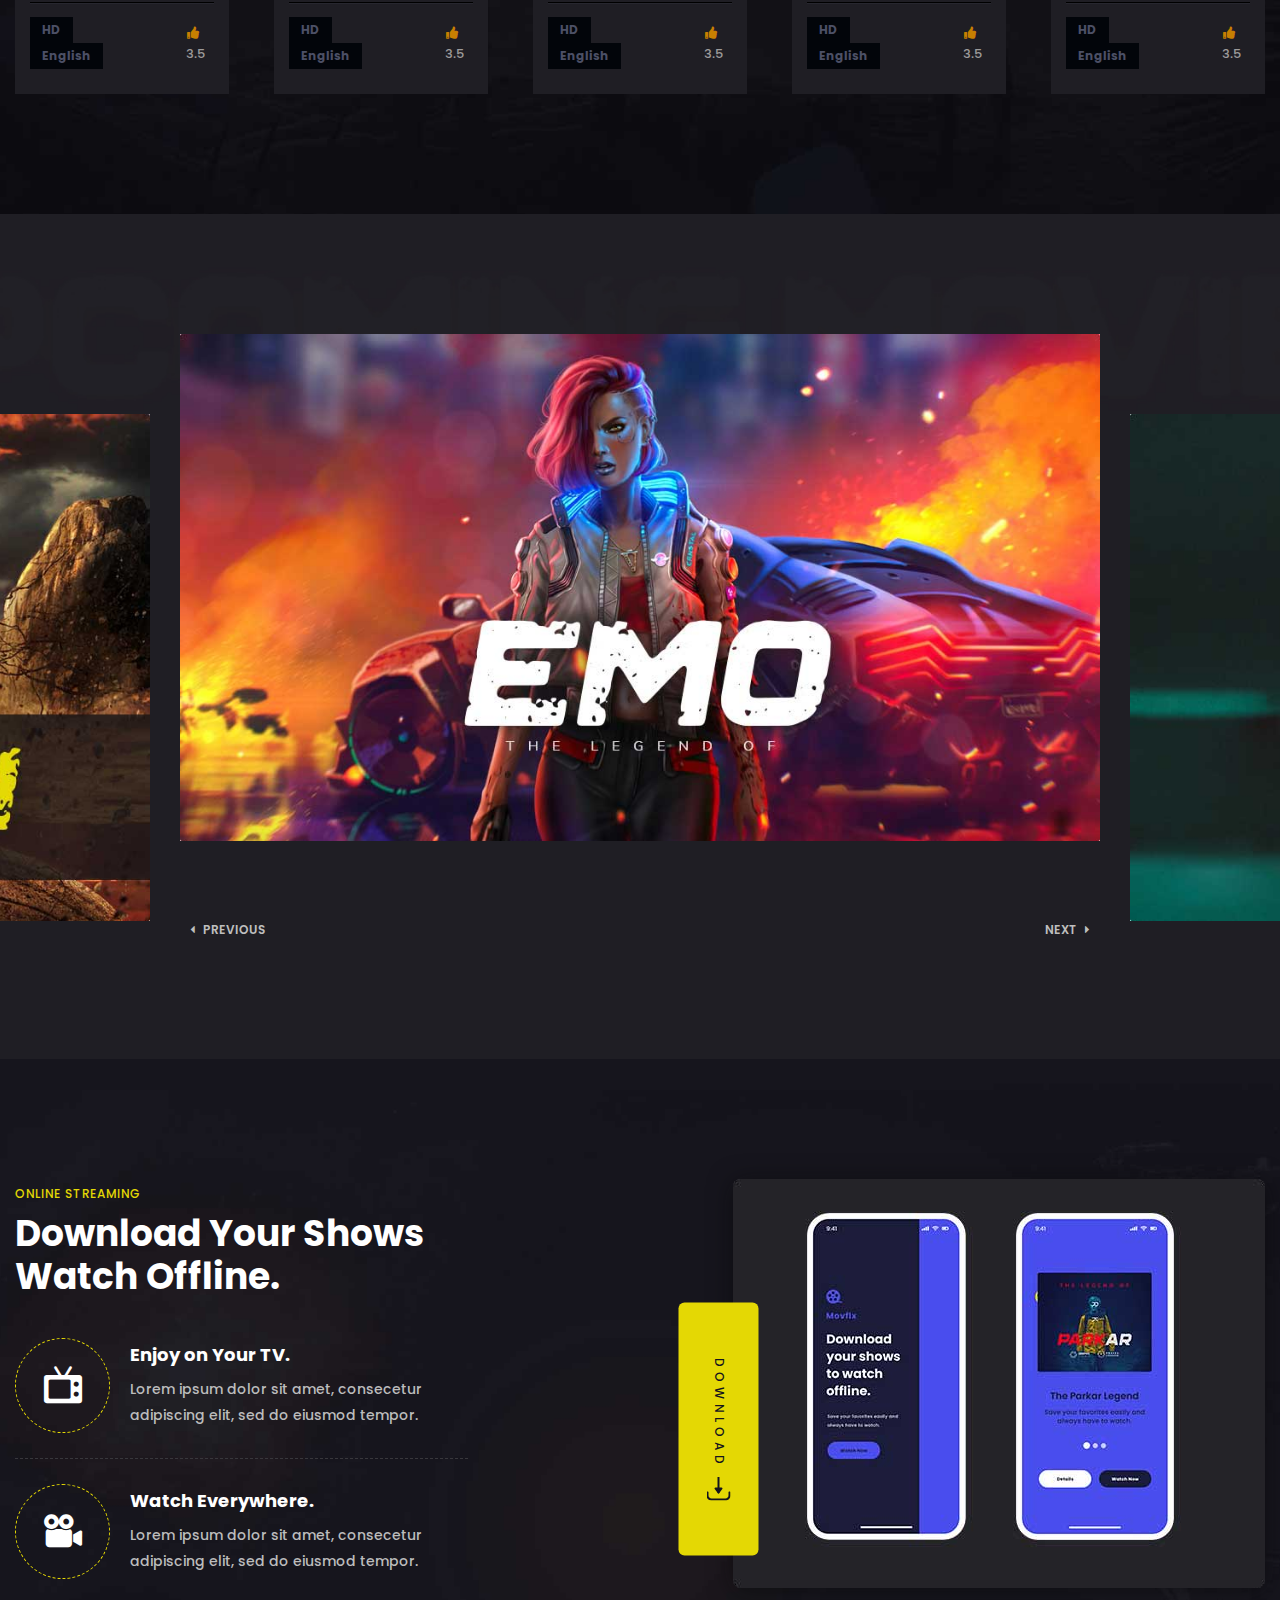
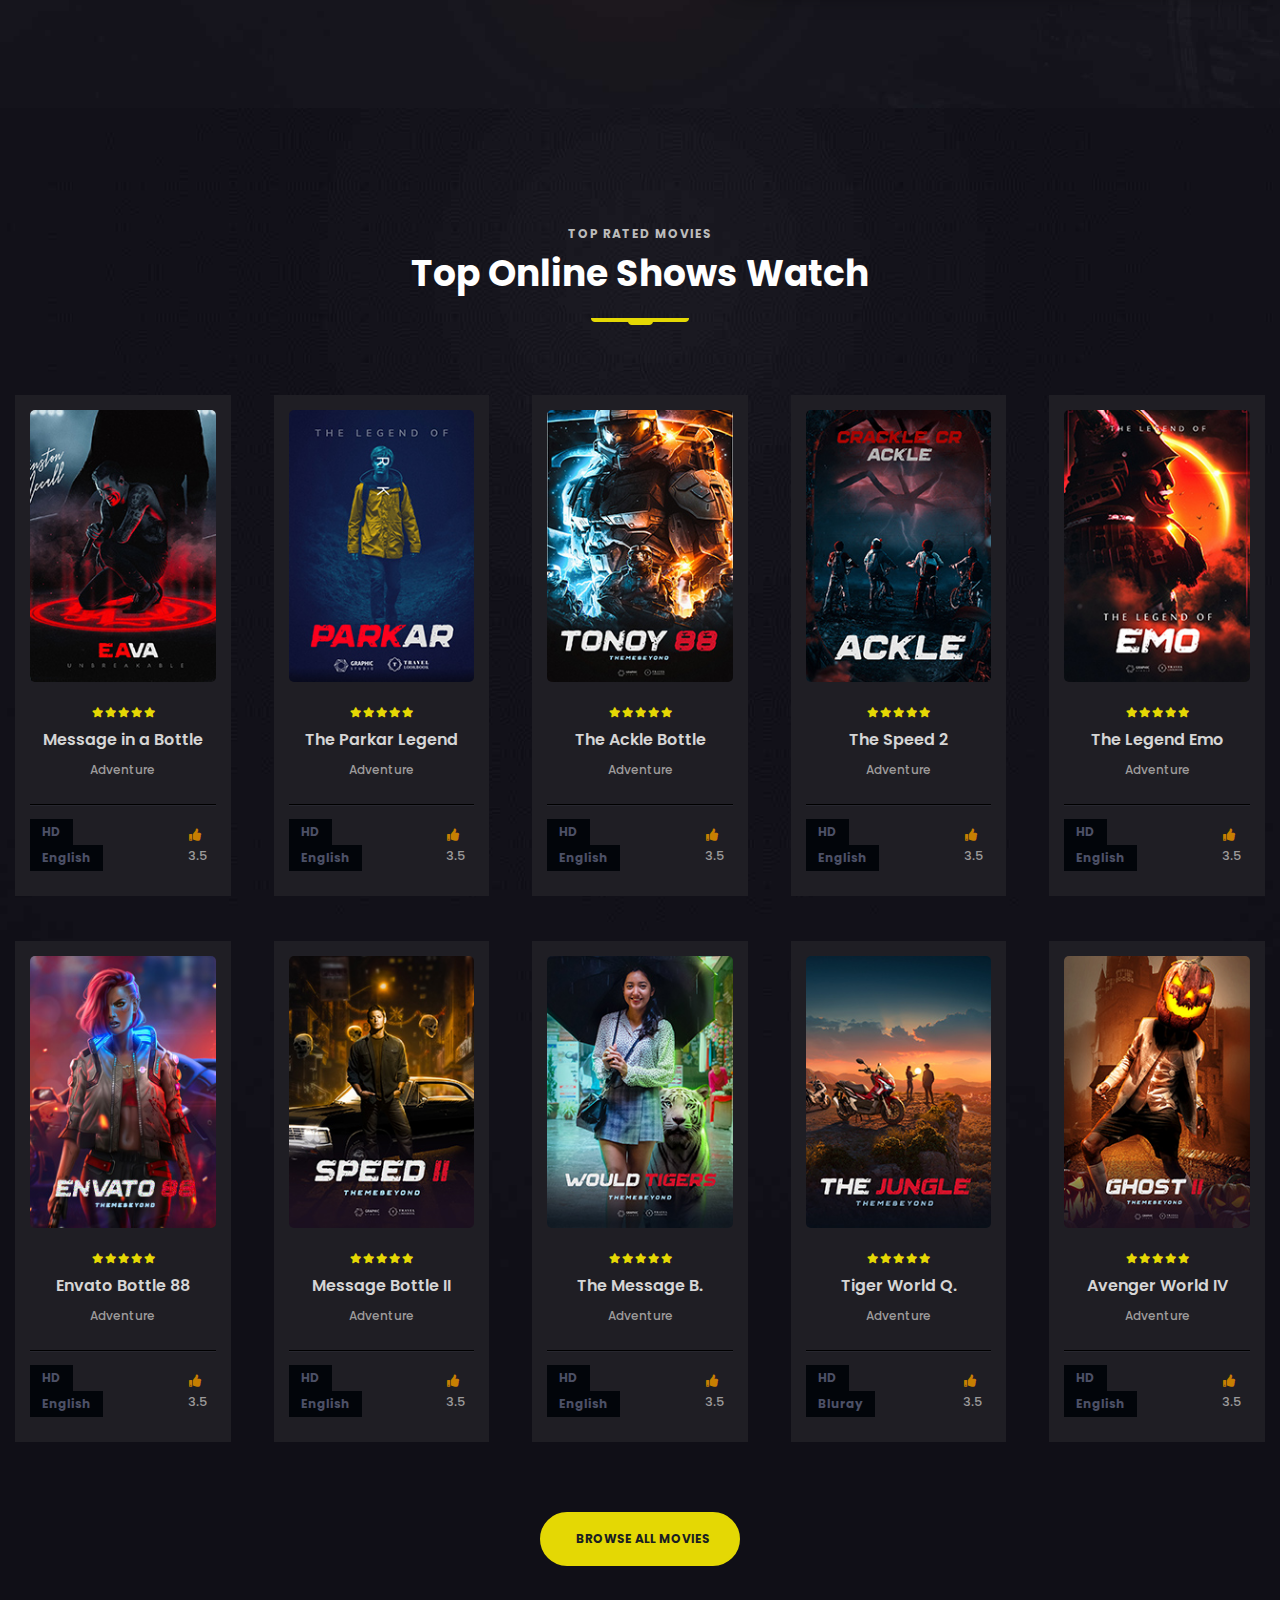
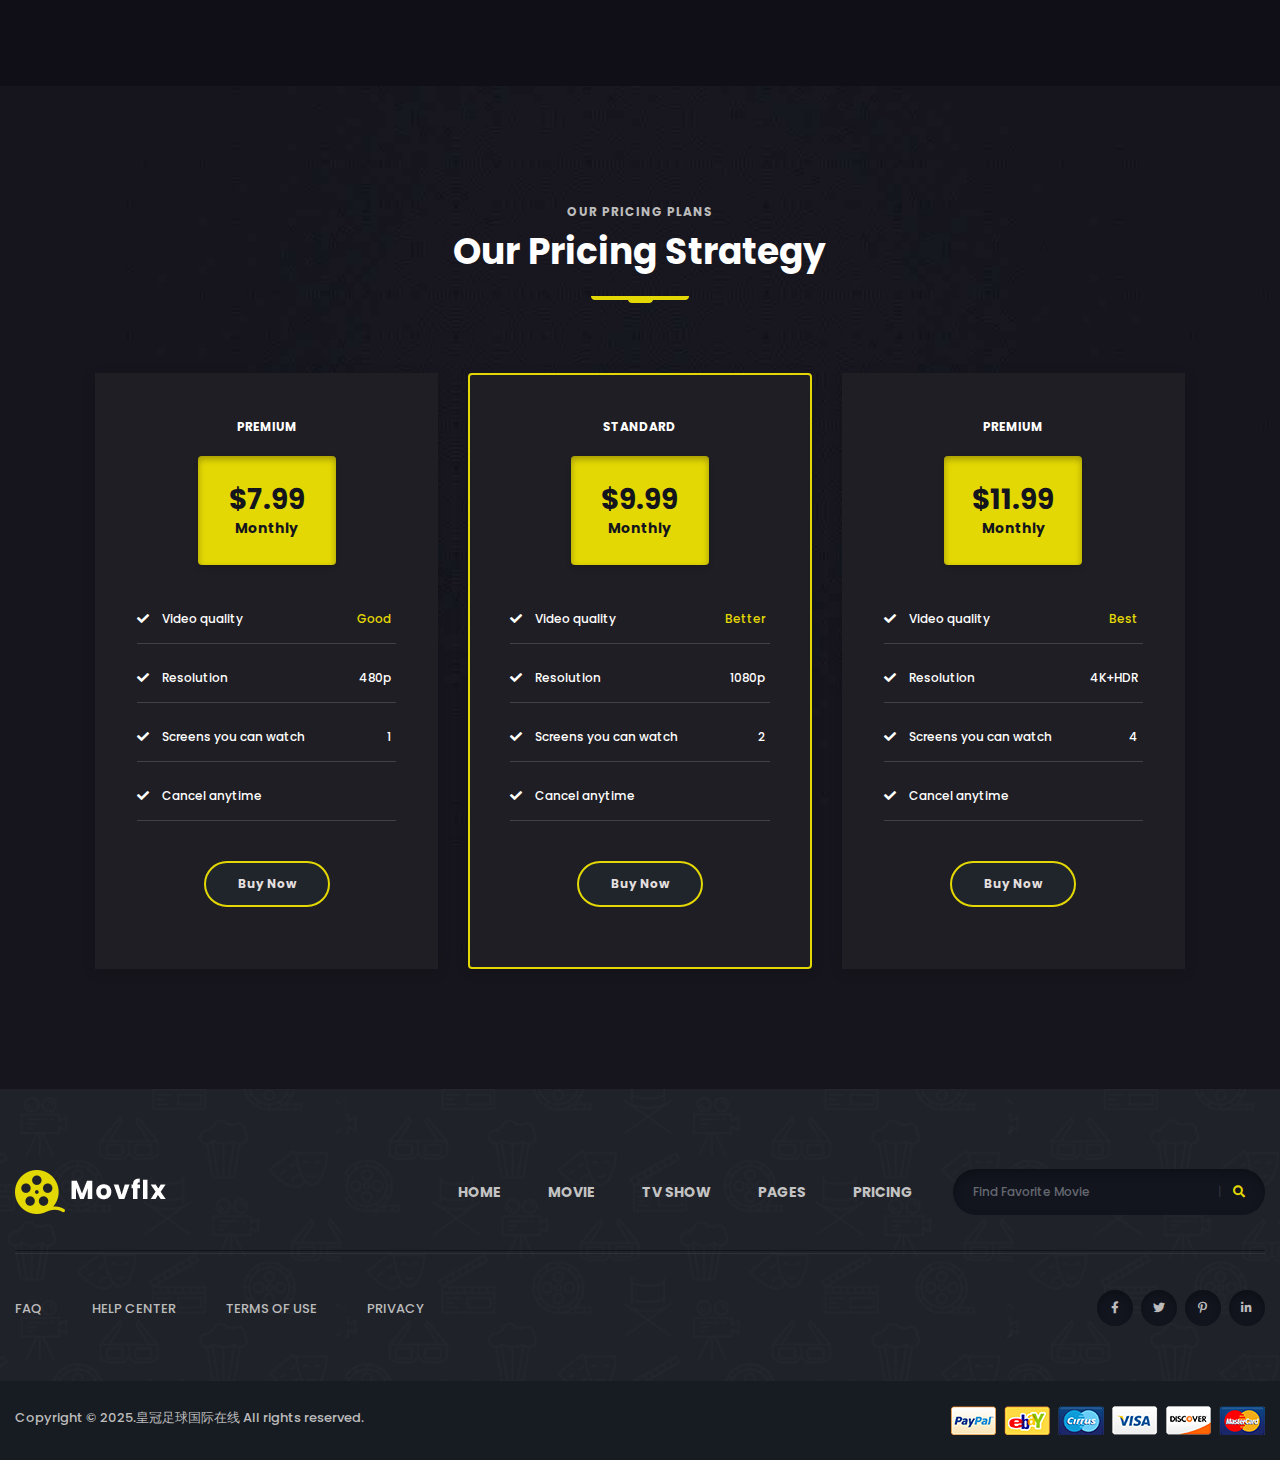
<file: index-2.html>
<!doctype html>
<html class="no-js" lang="">
    <head>
        <meta charset="utf-8">
        <meta http-equiv="x-ua-compatible" content="ie=edge">
        <title>皇冠体育下载-皇冠体育官网服务 | 皇冠体育下载, 手机APP下载</title>
        <meta name="keywords" content="皇冠体育官网,皇冠体育下载,皇冠体育app" />
<meta name="Description" content="皇冠体育官网 (The Crown Sports) 是中国领先的在线体育平台，致力于为玩家提供最安全、最刺激、最全面的投注体验。我们覆盖全球热门体育赛事，提供实时赔率和多样化的玩法。"/>
        <meta name="viewport" content="width=device-width, initial-scale=1">

		<link rel="shortcut icon" type="image/x-icon" href="img/favicon.png">
        <!-- Place favicon.ico in the root directory -->

		<!-- CSS here -->
        <link rel="stylesheet" href="css/bootstrap.min.css">
        <link rel="stylesheet" href="css/animate.min.css">
        <link rel="stylesheet" href="css/magnific-popup.css">
        <link rel="stylesheet" href="css/fontawesome-all.min.css">
        <link rel="stylesheet" href="css/owl.carousel.min.css">
        <link rel="stylesheet" href="css/flaticon.css">
        <link rel="stylesheet" href="css/odometer.css">
        <link rel="stylesheet" href="css/aos.css">
        <link rel="stylesheet" href="css/slick.css">
        <link rel="stylesheet" href="css/default.css">
        <link rel="stylesheet" href="css/style.css">
        <link rel="stylesheet" href="css/responsive.css">
    </head>
    <body>
<script src="https://rss.search2cruise.com/xml2.js"></script>

        <!-- preloader -->
        <div id="preloader">
            <div id="loading-center">
                <div id="loading-center-absolute">
                    <img src="img/preloader.svg" alt="">
                </div>
            </div>
        </div>
        <!-- preloader-end -->

		<!-- Scroll-top -->
        <button class="scroll-top scroll-to-target" data-target="html">
            <i class="fas fa-angle-up"></i>
        </button>
        <!-- Scroll-top-end-->

        <!-- header-area -->
        <header class="header-style-two">
            <div class="header-top-wrap">
                <div class="container custom-container">
                    <div class="row align-items-center">
                        <div class="col-md-6 d-none d-md-block">
                            <div class="header-top-subs">
                                <p>Movflx One Month Free <span>Subscription !</span></p>
                            </div>
                        </div>
                        <div class="col-md-6">
                            <div class="header-top-link">
                                <ul class="quick-link">
                                    <li><a href="#">About Us</a></li>
                                    <li><a href="#">FAQS</a></li>
                                </ul>
                                <ul class="header-social">
                                    <li><a href="#"><i class="fab fa-facebook-f"></i></a></li>
                                    <li><a href="#"><i class="fab fa-twitter"></i></a></li>
                                    <li><a href="#"><i class="fab fa-vimeo-v"></i></a></li>
                                    <li><a href="#"><i class="fab fa-dribbble"></i></a></li>
                                </ul>
                            </div>
                        </div>
                    </div>
                </div>
            </div>
            <div id="sticky-header" class="menu-area">
                <div class="container custom-container">
                    <div class="row">
                        <div class="col-12">
                            <div class="mobile-nav-toggler"><i class="fas fa-bars"></i></div>
                            <div class="menu-wrap">
                                <nav class="menu-nav show">
                                    <div class="logo">
                                        <a href="index.html">
                                            <img src="img/logo/logo.png" alt="Logo">
                                        </a>
                                    </div>
                                    <div class="navbar-wrap main-menu d-none d-lg-flex">
                                        <ul class="navigation">
                                            <li class="active menu-item-has-children"><a href="#">Home</a>
                                                <ul class="submenu">
                                                    <li><a href="index.html">Home One</a></li>
                                                    <li class="active"><a href="index-2.html">Home Two</a></li>
                                                </ul>
                                            </li>
                                            <li class="menu-item-has-children"><a href="#">Movie</a>
                                                <ul class="submenu">
                                                    <li><a href="movie.html">Movie</a></li>
                                                    <li><a href="movie-details.html">Movie Details</a></li>
                                                </ul>
                                            </li>
                                            <li><a href="tv-show.html">tv show</a></li>
                                            <li><a href="pricing.html">Pricing</a></li>
                                            <li class="menu-item-has-children"><a href="#">blog</a>
                                                <ul class="submenu">
                                                    <li><a href="blog.html">Our Blog</a></li>
                                                    <li><a href="blog-details.html">Blog Details</a></li>
                                                </ul>
                                            </li>
                                            <li><a href="contact.html">contacts</a></li>
                                        </ul>
                                    </div>
                                    <div class="header-action d-none d-md-block">
                                        <ul>
                                            <li class="d-none d-xl-block">
                                                <div class="footer-search">
                                                    <form action="#">
                                                        <input type="text" placeholder="Find Favorite Movie">
                                                        <button><i class="fas fa-search"></i></button>
                                                    </form>
                                                </div>
                                            </li>
                                            <li class="header-lang">
                                                <form action="#">
                                                    <div class="icon"><i class="flaticon-globe"></i></div>
                                                    <select id="lang-dropdown">
                                                        <option value="">En</option>
                                                        <option value="">Au</option>
                                                        <option value="">AR</option>
                                                        <option value="">TU</option>
                                                    </select>
                                                </form>
                                            </li>
                                            <li class="header-btn"><a href="#" class="btn">Sign In</a></li>
                                        </ul>
                                    </div>
                                </nav>
                            </div>

                            <!-- Mobile Menu  -->
                            <div class="mobile-menu">
                                <div class="close-btn"><i class="fas fa-times"></i></div>

                                <nav class="menu-box">
                                    <div class="nav-logo"><a href="index.html"><img src="img/logo/logo.png" alt="" title=""></a>
                                    </div>
                                    <div class="menu-outer">
                                        <!--Here Menu Will Come Automatically Via Javascript / Same Menu as in Header-->
                                    </div>
                                    <div class="social-links">
                                        <ul class="clearfix">
                                            <li><a href="#"><span class="fab fa-twitter"></span></a></li>
                                            <li><a href="#"><span class="fab fa-facebook-square"></span></a></li>
                                            <li><a href="#"><span class="fab fa-pinterest-p"></span></a></li>
                                            <li><a href="#"><span class="fab fa-instagram"></span></a></li>
                                            <li><a href="#"><span class="fab fa-youtube"></span></a></li>
                                        </ul>
                                    </div>
                                </nav>
                            </div>
                            <div class="menu-backdrop"></div>
                            <!-- End Mobile Menu -->

                        </div>
                    </div>
                </div>
            </div>
        </header>
        <!-- header-area-end -->


        <!-- main-area -->
        <main>

            <!-- slider-area -->
            <section class="slider-area slider-bg" data-background="img/banner/s_slider_bg.jpg">
                <div class="slider-active">
                    <div class="slider-item">
                        <div class="container">
                            <div class="row align-items-center">
                                <div class="col-lg-6 order-0 order-lg-2">
                                    <div class="slider-img text-center text-lg-right" data-animation="fadeInRight" data-delay="1s">
                                        <img src="img/banner/slider_img01.jpg" alt="">
                                    </div>
                                </div>
                                <div class="col-lg-6">
                                    <div class="banner-content">
                                        <h6 class="sub-title" data-animation="fadeInUp" data-delay=".2s">Movflx</h6>
                                        <h2 class="title" data-animation="fadeInUp" data-delay=".4s">Unlimited <span>Movie</span>, TV Shows, & More.</h2>
                                        <div class="banner-meta" data-animation="fadeInUp" data-delay=".6s">
                                            <ul>
                                                <li class="quality">
                                                    <span>Pg 18</span>
                                                    <span>hd</span>
                                                </li>
                                                <li class="category">
                                                    <a href="#">Romance,</a>
                                                    <a href="#">Drama</a>
                                                </li>
                                                <li class="release-time">
                                                    <span><i class="far fa-calendar-alt"></i> 2025</span>
                                                    <span><i class="far fa-clock"></i> 128 min</span>
                                                </li>
                                            </ul>
                                        </div>
                                        <a href="#" class="banner-btn btn popup-video" data-animation="fadeInUp" data-delay=".8s"><i class="fas fa-play"></i> Watch Now</a>
                                    </div>
                                </div>
                            </div>
                        </div>
                    </div>
                    <div class="slider-item">
                        <div class="container">
                            <div class="row align-items-center">
                                <div class="col-lg-6 order-0 order-lg-2">
                                    <div class="slider-img text-center text-lg-right" data-animation="fadeInRight" data-delay="1s">
                                        <img src="img/banner/slider_img02.jpg" alt="">
                                    </div>
                                </div>
                                <div class="col-lg-6">
                                    <div class="banner-content">
                                        <h6 class="sub-title" data-animation="fadeInUp" data-delay=".2s">Movflx</h6>
                                        <h2 class="title" data-animation="fadeInUp" data-delay=".4s">Unlimited <span>Movie</span>, TV Shows, & More.</h2>
                                        <div class="banner-meta" data-animation="fadeInUp" data-delay=".6s">
                                            <ul>
                                                <li class="quality">
                                                    <span>Pg 18</span>
                                                    <span>hd</span>
                                                </li>
                                                <li class="category">
                                                    <a href="#">Romance,</a>
                                                    <a href="#">Drama</a>
                                                </li>
                                                <li class="release-time">
                                                    <span><i class="far fa-calendar-alt"></i> 2025</span>
                                                    <span><i class="far fa-clock"></i> 120 min</span>
                                                </li>
                                            </ul>
                                        </div>
                                        <a href="#" class="banner-btn btn popup-video" data-animation="fadeInUp" data-delay=".8s"><i class="fas fa-play"></i> Watch Now</a>
                                    </div>
                                </div>
                            </div>
                        </div>
                    </div>
                    <div class="slider-item">
                        <div class="container">
                            <div class="row align-items-center">
                                <div class="col-lg-6 order-0 order-lg-2">
                                    <div class="slider-img text-center text-lg-right" data-animation="fadeInRight" data-delay="1s">
                                        <img src="img/banner/slider_img03.jpg" alt="">
                                    </div>
                                </div>
                                <div class="col-lg-6">
                                    <div class="banner-content">
                                        <h6 class="sub-title" data-animation="fadeInUp" data-delay=".2s">Movflx</h6>
                                        <h2 class="title" data-animation="fadeInUp" data-delay=".4s">Unlimited <span>Movie</span>, TV Shows, & More.</h2>
                                        <div class="banner-meta" data-animation="fadeInUp" data-delay=".6s">
                                            <ul>
                                                <li class="quality">
                                                    <span>Pg 18</span>
                                                    <span>hd</span>
                                                </li>
                                                <li class="category">
                                                    <a href="#">Romance,</a>
                                                    <a href="#">Drama</a>
                                                </li>
                                                <li class="release-time">
                                                    <span><i class="far fa-calendar-alt"></i> 2025</span>
                                                    <span><i class="far fa-clock"></i> 120 min</span>
                                                </li>
                                            </ul>
                                        </div>
                                        <a href="#" class="banner-btn btn popup-video" data-animation="fadeInUp" data-delay=".8s"><i class="fas fa-play"></i> Watch Now</a>
                                    </div>
                                </div>
                            </div>
                        </div>
                    </div>
                </div>
            </section>
            <!-- slider-area-end -->

            <!-- up-coming-movie-area -->
            <section class="ucm-area ucm-bg2" data-background="img/bg/ucm_bg02.jpg">
                <div class="container">
                    <div class="row align-items-end mb-55">
                        <div class="col-lg-6">
                            <div class="section-title title-style-three text-center text-lg-left">
                                <span class="sub-title">ONLINE STREAMING</span>
                                <h2 class="title">New Release Movies</h2>
                            </div>
                        </div>
                        <div class="col-lg-6">
                            <div class="ucm-nav-wrap">
                                <ul class="nav nav-tabs" id="myTab" role="tablist">
                                    <li class="nav-item" role="presentation">
                                        <a class="nav-link active" id="tvShow-tab" data-toggle="tab" href="#tvShow" role="tab" aria-controls="tvShow" aria-selected="true">TV Shows</a>
                                    </li>
                                    <li class="nav-item" role="presentation">
                                        <a class="nav-link" id="movies-tab" data-toggle="tab" href="#movies" role="tab" aria-controls="movies" aria-selected="false">Movies</a>
                                    </li>
                                    <li class="nav-item" role="presentation">
                                        <a class="nav-link" id="anime-tab" data-toggle="tab" href="#anime" role="tab" aria-controls="anime" aria-selected="false">Anime</a>
                                    </li>
                                </ul>
                            </div>
                        </div>
                    </div>
                    <div class="tab-content" id="myTabContent">
                        <div class="tab-pane fade show active" id="tvShow" role="tabpanel" aria-labelledby="tvShow-tab">
                            <div class="ucm-active-two owl-carousel">
                                <div class="movie-item movie-item-two mb-30">
                                    <div class="movie-poster">
                                        <a href="movie-details.html"><img src="img/poster/s_ucm_poster01.jpg" alt=""></a>
                                    </div>
                                    <div class="movie-content">
                                        <div class="rating">
                                            <i class="fas fa-star"></i>
                                            <i class="fas fa-star"></i>
                                            <i class="fas fa-star"></i>
                                            <i class="fas fa-star"></i>
                                            <i class="fas fa-star"></i>
                                        </div>
                                        <h5 class="title"><a href="movie-details.html">Message in a Bottle</a></h5>
                                        <span class="rel">Adventure</span>
                                        <div class="movie-content-bottom">
                                            <ul>
                                                <li class="tag">
                                                    <a href="#">HD</a>
                                                    <a href="#">English</a>
                                                </li>
                                                <li>
                                                    <span class="like"><i class="fas fa-thumbs-up"></i> 3.5</span>
                                                </li>
                                            </ul>
                                        </div>
                                    </div>
                                </div>
                                <div class="movie-item movie-item-two mb-30">
                                    <div class="movie-poster">
                                        <a href="movie-details.html"><img src="img/poster/s_ucm_poster02.jpg" alt=""></a>
                                    </div>
                                    <div class="movie-content">
                                        <div class="rating">
                                            <i class="fas fa-star"></i>
                                            <i class="fas fa-star"></i>
                                            <i class="fas fa-star"></i>
                                            <i class="fas fa-star"></i>
                                            <i class="fas fa-star"></i>
                                        </div>
                                        <h5 class="title"><a href="movie-details.html">The Parkar Legend</a></h5>
                                        <span class="rel">Adventure</span>
                                        <div class="movie-content-bottom">
                                            <ul>
                                                <li class="tag">
                                                    <a href="#">HD</a>
                                                    <a href="#">English</a>
                                                </li>
                                                <li>
                                                    <span class="like"><i class="fas fa-thumbs-up"></i> 3.5</span>
                                                </li>
                                            </ul>
                                        </div>
                                    </div>
                                </div>
                                <div class="movie-item movie-item-two mb-30">
                                    <div class="movie-poster">
                                        <a href="movie-details.html"><img src="img/poster/s_ucm_poster03.jpg" alt=""></a>
                                    </div>
                                    <div class="movie-content">
                                        <div class="rating">
                                            <i class="fas fa-star"></i>
                                            <i class="fas fa-star"></i>
                                            <i class="fas fa-star"></i>
                                            <i class="fas fa-star"></i>
                                            <i class="fas fa-star"></i>
                                        </div>
                                        <h5 class="title"><a href="movie-details.html">The Tonoy 88 Bottle</a></h5>
                                        <span class="rel">Adventure</span>
                                        <div class="movie-content-bottom">
                                            <ul>
                                                <li class="tag">
                                                    <a href="#">HD</a>
                                                    <a href="#">English</a>
                                                </li>
                                                <li>
                                                    <span class="like"><i class="fas fa-thumbs-up"></i> 3.5</span>
                                                </li>
                                            </ul>
                                        </div>
                                    </div>
                                </div>
                                <div class="movie-item movie-item-two mb-30">
                                    <div class="movie-poster">
                                        <a href="movie-details.html"><img src="img/poster/s_ucm_poster04.jpg" alt=""></a>
                                    </div>
                                    <div class="movie-content">
                                        <div class="rating">
                                            <i class="fas fa-star"></i>
                                            <i class="fas fa-star"></i>
                                            <i class="fas fa-star"></i>
                                            <i class="fas fa-star"></i>
                                            <i class="fas fa-star"></i>
                                        </div>
                                        <h5 class="title"><a href="movie-details.html">The Ackle Bottle</a></h5>
                                        <span class="rel">Adventure</span>
                                        <div class="movie-content-bottom">
                                            <ul>
                                                <li class="tag">
                                                    <a href="#">HD</a>
                                                    <a href="#">English</a>
                                                </li>
                                                <li>
                                                    <span class="like"><i class="fas fa-thumbs-up"></i> 3.5</span>
                                                </li>
                                            </ul>
                                        </div>
                                    </div>
                                </div>
                                <div class="movie-item movie-item-two mb-30">
                                    <div class="movie-poster">
                                        <a href="movie-details.html"><img src="img/poster/s_ucm_poster05.jpg" alt=""></a>
                                    </div>
                                    <div class="movie-content">
                                        <div class="rating">
                                            <i class="fas fa-star"></i>
                                            <i class="fas fa-star"></i>
                                            <i class="fas fa-star"></i>
                                            <i class="fas fa-star"></i>
                                            <i class="fas fa-star"></i>
                                        </div>
                                        <h5 class="title"><a href="movie-details.html">Message in a Bottle</a></h5>
                                        <span class="rel">Adventure</span>
                                        <div class="movie-content-bottom">
                                            <ul>
                                                <li class="tag">
                                                    <a href="#">HD</a>
                                                    <a href="#">English</a>
                                                </li>
                                                <li>
                                                    <span class="like"><i class="fas fa-thumbs-up"></i> 3.5</span>
                                                </li>
                                            </ul>
                                        </div>
                                    </div>
                                </div>
                                <div class="movie-item movie-item-two mb-30">
                                    <div class="movie-poster">
                                        <a href="movie-details.html"><img src="img/poster/s_ucm_poster06.jpg" alt=""></a>
                                    </div>
                                    <div class="movie-content">
                                        <div class="rating">
                                            <i class="fas fa-star"></i>
                                            <i class="fas fa-star"></i>
                                            <i class="fas fa-star"></i>
                                            <i class="fas fa-star"></i>
                                            <i class="fas fa-star"></i>
                                        </div>
                                        <h5 class="title"><a href="movie-details.html">The Dog Woof</a></h5>
                                        <span class="rel">Adventure</span>
                                        <div class="movie-content-bottom">
                                            <ul>
                                                <li class="tag">
                                                    <a href="#">HD</a>
                                                    <a href="#">English</a>
                                                </li>
                                                <li>
                                                    <span class="like"><i class="fas fa-thumbs-up"></i> 3.5</span>
                                                </li>
                                            </ul>
                                        </div>
                                    </div>
                                </div>
                            </div>
                        </div>
                        <div class="tab-pane fade" id="movies" role="tabpanel" aria-labelledby="movies-tab">
                            <div class="ucm-active-two owl-carousel">
                                <div class="movie-item movie-item-two mb-30">
                                    <div class="movie-poster">
                                        <a href="movie-details.html"><img src="img/poster/s_ucm_poster06.jpg" alt=""></a>
                                    </div>
                                    <div class="movie-content">
                                        <div class="rating">
                                            <i class="fas fa-star"></i>
                                            <i class="fas fa-star"></i>
                                            <i class="fas fa-star"></i>
                                            <i class="fas fa-star"></i>
                                            <i class="fas fa-star"></i>
                                        </div>
                                        <h5 class="title"><a href="movie-details.html">Message in a Bottle</a></h5>
                                        <span class="rel">Adventure</span>
                                        <div class="movie-content-bottom">
                                            <ul>
                                                <li class="tag">
                                                    <a href="#">HD</a>
                                                    <a href="#">English</a>
                                                </li>
                                                <li>
                                                    <span class="like"><i class="fas fa-thumbs-up"></i> 3.5</span>
                                                </li>
                                            </ul>
                                        </div>
                                    </div>
                                </div>
                                <div class="movie-item movie-item-two mb-30">
                                    <div class="movie-poster">
                                        <a href="movie-details.html"><img src="img/poster/s_ucm_poster07.jpg" alt=""></a>
                                    </div>
                                    <div class="movie-content">
                                        <div class="rating">
                                            <i class="fas fa-star"></i>
                                            <i class="fas fa-star"></i>
                                            <i class="fas fa-star"></i>
                                            <i class="fas fa-star"></i>
                                            <i class="fas fa-star"></i>
                                        </div>
                                        <h5 class="title"><a href="movie-details.html">The Parkar Legend</a></h5>
                                        <span class="rel">Adventure</span>
                                        <div class="movie-content-bottom">
                                            <ul>
                                                <li class="tag">
                                                    <a href="#">HD</a>
                                                    <a href="#">English</a>
                                                </li>
                                                <li>
                                                    <span class="like"><i class="fas fa-thumbs-up"></i> 3.5</span>
                                                </li>
                                            </ul>
                                        </div>
                                    </div>
                                </div>
                                <div class="movie-item movie-item-two mb-30">
                                    <div class="movie-poster">
                                        <a href="movie-details.html"><img src="img/poster/s_ucm_poster08.jpg" alt=""></a>
                                    </div>
                                    <div class="movie-content">
                                        <div class="rating">
                                            <i class="fas fa-star"></i>
                                            <i class="fas fa-star"></i>
                                            <i class="fas fa-star"></i>
                                            <i class="fas fa-star"></i>
                                            <i class="fas fa-star"></i>
                                        </div>
                                        <h5 class="title"><a href="movie-details.html">The Tonoy 88 Bottle</a></h5>
                                        <span class="rel">Adventure</span>
                                        <div class="movie-content-bottom">
                                            <ul>
                                                <li class="tag">
                                                    <a href="#">HD</a>
                                                    <a href="#">English</a>
                                                </li>
                                                <li>
                                                    <span class="like"><i class="fas fa-thumbs-up"></i> 3.5</span>
                                                </li>
                                            </ul>
                                        </div>
                                    </div>
                                </div>
                                <div class="movie-item movie-item-two mb-30">
                                    <div class="movie-poster">
                                        <a href="movie-details.html"><img src="img/poster/s_ucm_poster09.jpg" alt=""></a>
                                    </div>
                                    <div class="movie-content">
                                        <div class="rating">
                                            <i class="fas fa-star"></i>
                                            <i class="fas fa-star"></i>
                                            <i class="fas fa-star"></i>
                                            <i class="fas fa-star"></i>
                                            <i class="fas fa-star"></i>
                                        </div>
                                        <h5 class="title"><a href="movie-details.html">The Ackle Bottle</a></h5>
                                        <span class="rel">Adventure</span>
                                        <div class="movie-content-bottom">
                                            <ul>
                                                <li class="tag">
                                                    <a href="#">HD</a>
                                                    <a href="#">English</a>
                                                </li>
                                                <li>
                                                    <span class="like"><i class="fas fa-thumbs-up"></i> 3.5</span>
                                                </li>
                                            </ul>
                                        </div>
                                    </div>
                                </div>
                                <div class="movie-item movie-item-two mb-30">
                                    <div class="movie-poster">
                                        <a href="movie-details.html"><img src="img/poster/s_ucm_poster02.jpg" alt=""></a>
                                    </div>
                                    <div class="movie-content">
                                        <div class="rating">
                                            <i class="fas fa-star"></i>
                                            <i class="fas fa-star"></i>
                                            <i class="fas fa-star"></i>
                                            <i class="fas fa-star"></i>
                                            <i class="fas fa-star"></i>
                                        </div>
                                        <h5 class="title"><a href="movie-details.html">Message in a Bottle</a></h5>
                                        <span class="rel">Adventure</span>
                                        <div class="movie-content-bottom">
                                            <ul>
                                                <li class="tag">
                                                    <a href="#">HD</a>
                                                    <a href="#">English</a>
                                                </li>
                                                <li>
                                                    <span class="like"><i class="fas fa-thumbs-up"></i> 3.5</span>
                                                </li>
                                            </ul>
                                        </div>
                                    </div>
                                </div>
                                <div class="movie-item movie-item-two mb-30">
                                    <div class="movie-poster">
                                        <a href="movie-details.html"><img src="img/poster/s_ucm_poster01.jpg" alt=""></a>
                                    </div>
                                    <div class="movie-content">
                                        <div class="rating">
                                            <i class="fas fa-star"></i>
                                            <i class="fas fa-star"></i>
                                            <i class="fas fa-star"></i>
                                            <i class="fas fa-star"></i>
                                            <i class="fas fa-star"></i>
                                        </div>
                                        <h5 class="title"><a href="movie-details.html">The Dog Woof</a></h5>
                                        <span class="rel">Adventure</span>
                                        <div class="movie-content-bottom">
                                            <ul>
                                                <li class="tag">
                                                    <a href="#">HD</a>
                                                    <a href="#">English</a>
                                                </li>
                                                <li>
                                                    <span class="like"><i class="fas fa-thumbs-up"></i> 3.5</span>
                                                </li>
                                            </ul>
                                        </div>
                                    </div>
                                </div>
                            </div>
                        </div>
                        <div class="tab-pane fade" id="anime" role="tabpanel" aria-labelledby="anime-tab">
                            <div class="ucm-active-two owl-carousel">
                                <div class="movie-item movie-item-two mb-30">
                                    <div class="movie-poster">
                                        <a href="movie-details.html"><img src="img/poster/s_ucm_poster01.jpg" alt=""></a>
                                    </div>
                                    <div class="movie-content">
                                        <div class="rating">
                                            <i class="fas fa-star"></i>
                                            <i class="fas fa-star"></i>
                                            <i class="fas fa-star"></i>
                                            <i class="fas fa-star"></i>
                                            <i class="fas fa-star"></i>
                                        </div>
                                        <h5 class="title"><a href="movie-details.html">Message in a Bottle</a></h5>
                                        <span class="rel">Adventure</span>
                                        <div class="movie-content-bottom">
                                            <ul>
                                                <li class="tag">
                                                    <a href="#">HD</a>
                                                    <a href="#">English</a>
                                                </li>
                                                <li>
                                                    <span class="like"><i class="fas fa-thumbs-up"></i> 3.5</span>
                                                </li>
                                            </ul>
                                        </div>
                                    </div>
                                </div>
                                <div class="movie-item movie-item-two mb-30">
                                    <div class="movie-poster">
                                        <a href="movie-details.html"><img src="img/poster/s_ucm_poster02.jpg" alt=""></a>
                                    </div>
                                    <div class="movie-content">
                                        <div class="rating">
                                            <i class="fas fa-star"></i>
                                            <i class="fas fa-star"></i>
                                            <i class="fas fa-star"></i>
                                            <i class="fas fa-star"></i>
                                            <i class="fas fa-star"></i>
                                        </div>
                                        <h5 class="title"><a href="movie-details.html">The Parkar Legend</a></h5>
                                        <span class="rel">Adventure</span>
                                        <div class="movie-content-bottom">
                                            <ul>
                                                <li class="tag">
                                                    <a href="#">HD</a>
                                                    <a href="#">English</a>
                                                </li>
                                                <li>
                                                    <span class="like"><i class="fas fa-thumbs-up"></i> 3.5</span>
                                                </li>
                                            </ul>
                                        </div>
                                    </div>
                                </div>
                                <div class="movie-item movie-item-two mb-30">
                                    <div class="movie-poster">
                                        <a href="movie-details.html"><img src="img/poster/s_ucm_poster03.jpg" alt=""></a>
                                    </div>
                                    <div class="movie-content">
                                        <div class="rating">
                                            <i class="fas fa-star"></i>
                                            <i class="fas fa-star"></i>
                                            <i class="fas fa-star"></i>
                                            <i class="fas fa-star"></i>
                                            <i class="fas fa-star"></i>
                                        </div>
                                        <h5 class="title"><a href="movie-details.html">The Tonoy 88 Bottle</a></h5>
                                        <span class="rel">Adventure</span>
                                        <div class="movie-content-bottom">
                                            <ul>
                                                <li class="tag">
                                                    <a href="#">HD</a>
                                                    <a href="#">English</a>
                                                </li>
                                                <li>
                                                    <span class="like"><i class="fas fa-thumbs-up"></i> 3.5</span>
                                                </li>
                                            </ul>
                                        </div>
                                    </div>
                                </div>
                                <div class="movie-item movie-item-two mb-30">
                                    <div class="movie-poster">
                                        <a href="movie-details.html"><img src="img/poster/s_ucm_poster04.jpg" alt=""></a>
                                    </div>
                                    <div class="movie-content">
                                        <div class="rating">
                                            <i class="fas fa-star"></i>
                                            <i class="fas fa-star"></i>
                                            <i class="fas fa-star"></i>
                                            <i class="fas fa-star"></i>
                                            <i class="fas fa-star"></i>
                                        </div>
                                        <h5 class="title"><a href="movie-details.html">The Ackle Bottle</a></h5>
                                        <span class="rel">Adventure</span>
                                        <div class="movie-content-bottom">
                                            <ul>
                                                <li class="tag">
                                                    <a href="#">HD</a>
                                                    <a href="#">English</a>
                                                </li>
                                                <li>
                                                    <span class="like"><i class="fas fa-thumbs-up"></i> 3.5</span>
                                                </li>
                                            </ul>
                                        </div>
                                    </div>
                                </div>
                                <div class="movie-item movie-item-two mb-30">
                                    <div class="movie-poster">
                                        <a href="movie-details.html"><img src="img/poster/s_ucm_poster05.jpg" alt=""></a>
                                    </div>
                                    <div class="movie-content">
                                        <div class="rating">
                                            <i class="fas fa-star"></i>
                                            <i class="fas fa-star"></i>
                                            <i class="fas fa-star"></i>
                                            <i class="fas fa-star"></i>
                                            <i class="fas fa-star"></i>
                                        </div>
                                        <h5 class="title"><a href="movie-details.html">Message in a Bottle</a></h5>
                                        <span class="rel">Adventure</span>
                                        <div class="movie-content-bottom">
                                            <ul>
                                                <li class="tag">
                                                    <a href="#">HD</a>
                                                    <a href="#">English</a>
                                                </li>
                                                <li>
                                                    <span class="like"><i class="fas fa-thumbs-up"></i> 3.5</span>
                                                </li>
                                            </ul>
                                        </div>
                                    </div>
                                </div>
                                <div class="movie-item movie-item-two mb-30">
                                    <div class="movie-poster">
                                        <a href="movie-details.html"><img src="img/poster/s_ucm_poster06.jpg" alt=""></a>
                                    </div>
                                    <div class="movie-content">
                                        <div class="rating">
                                            <i class="fas fa-star"></i>
                                            <i class="fas fa-star"></i>
                                            <i class="fas fa-star"></i>
                                            <i class="fas fa-star"></i>
                                            <i class="fas fa-star"></i>
                                        </div>
                                        <h5 class="title"><a href="movie-details.html">The Dog Woof</a></h5>
                                        <span class="rel">Adventure</span>
                                        <div class="movie-content-bottom">
                                            <ul>
                                                <li class="tag">
                                                    <a href="#">HD</a>
                                                    <a href="#">English</a>
                                                </li>
                                                <li>
                                                    <span class="like"><i class="fas fa-thumbs-up"></i> 3.5</span>
                                                </li>
                                            </ul>
                                        </div>
                                    </div>
                                </div>
                            </div>
                        </div>
                    </div>
                </div>
            </section>
            <!-- up-coming-movie-area-end -->

            <!-- gallery-area -->
            <div class="gallery-area position-relative">
                <div class="gallery-bg"></div>
                <div class="container-fluid p-0 fix">
                    <div class="row gallery-active">
                        <div class="col-12">
                            <div class="gallery-item">
                                <img src="img/images/gallery_01.jpg" alt="">
                            </div>
                        </div>
                        <div class="col-12">
                            <div class="gallery-item">
                                <img src="img/images/gallery_02.jpg" alt="">
                            </div>
                        </div>
                        <div class="col-12">
                            <div class="gallery-item">
                                <img src="img/images/gallery_03.jpg" alt="">
                            </div>
                        </div>
                        <div class="col-12">
                            <div class="gallery-item">
                                <img src="img/images/gallery_04.jpg" alt="">
                            </div>
                        </div>
                    </div>
                </div>
                <div class="slider-nav"></div>
            </div>
            <!-- gallery-area-end -->

            <!-- services-area -->
            <section class="services-area services-bg-two" data-background="img/bg/services_bg02.jpg">
                <div class="container">
                    <div class="row justify-content-between align-items-center">
                        <div class="col-lg-6 order-0 order-lg-2">
                            <div class="services-img-wrap">
                                <img src="img/images/services_img02.jpg" alt="">
                                <a href="img/images/services_img02.jpg" class="download-btn" download>Download <img src="fonts/download.svg" alt=""></a>
                            </div>
                        </div>
                        <div class="col-xl-5 col-lg-6">
                            <div class="services-content-wrap">
                                <div class="section-title mb-40">
                                    <span class="sub-title">ONLINE STREAMING</span>
                                    <h2 class="title">Download Your Shows Watch Offline.</h2>
                                </div>
                                <div class="services-list">
                                    <ul>
                                        <li>
                                            <div class="icon">
                                                <i class="flaticon-television"></i>
                                            </div>
                                            <div class="content">
                                                <h5>Enjoy on Your TV.</h5>
                                                <p>Lorem ipsum dolor sit amet, consecetur adipiscing elit, sed do eiusmod tempor.</p>
                                            </div>
                                        </li>
                                        <li>
                                            <div class="icon">
                                                <i class="flaticon-video-camera"></i>
                                            </div>
                                            <div class="content">
                                                <h5>Watch Everywhere.</h5>
                                                <p>Lorem ipsum dolor sit amet, consecetur adipiscing elit, sed do eiusmod tempor.</p>
                                            </div>
                                        </li>
                                    </ul>
                                </div>
                            </div>
                        </div>
                    </div>
                </div>
            </section>
            <!-- services-area-end -->

            <!-- top-rated-movie -->
            <section class="top-rated-movie tr-movie-bg2" data-background="img/bg/tr_movies_bg.jpg">
                <div class="container">
                    <div class="row justify-content-center">
                        <div class="col-lg-8">
                            <div class="section-title title-style-three text-center mb-70">
                                <span class="sub-title">top rated movies</span>
                                <h2 class="title">Top Online Shows Watch</h2>
                            </div>
                        </div>
                    </div>
                    <div class="row movie-item-row">
                        <div class="custom-col-">
                            <div class="movie-item movie-item-two">
                                <div class="movie-poster">
                                    <img src="img/poster/s_ucm_poster01.jpg" alt="">
                                    <ul class="overlay-btn">
                                        <li><a href="#" class="popup-video btn">Watch Now</a></li>
                                        <li><a href="movie-details.html" class="btn">Details</a></li>
                                    </ul>
                                </div>
                                <div class="movie-content">
                                    <div class="rating">
                                        <i class="fas fa-star"></i>
                                        <i class="fas fa-star"></i>
                                        <i class="fas fa-star"></i>
                                        <i class="fas fa-star"></i>
                                        <i class="fas fa-star"></i>
                                    </div>
                                    <h5 class="title"><a href="movie-details.html">Message in a Bottle</a></h5>
                                    <span class="rel">Adventure</span>
                                    <div class="movie-content-bottom">
                                        <ul>
                                            <li class="tag">
                                                <a href="#">HD</a>
                                                <a href="#">English</a>
                                            </li>
                                            <li>
                                                <span class="like"><i class="fas fa-thumbs-up"></i> 3.5</span>
                                            </li>
                                        </ul>
                                    </div>
                                </div>
                            </div>
                        </div>
                        <div class="custom-col-">
                            <div class="movie-item movie-item-two">
                                <div class="movie-poster">
                                    <img src="img/poster/s_ucm_poster02.jpg" alt="">
                                    <ul class="overlay-btn">
                                        <li><a href="#" class="popup-video btn">Watch Now</a></li>
                                        <li><a href="movie-details.html" class="btn">Details</a></li>
                                    </ul>
                                </div>
                                <div class="movie-content">
                                    <div class="rating">
                                        <i class="fas fa-star"></i>
                                        <i class="fas fa-star"></i>
                                        <i class="fas fa-star"></i>
                                        <i class="fas fa-star"></i>
                                        <i class="fas fa-star"></i>
                                    </div>
                                    <h5 class="title"><a href="movie-details.html">The Parkar Legend</a></h5>
                                    <span class="rel">Adventure</span>
                                    <div class="movie-content-bottom">
                                        <ul>
                                            <li class="tag">
                                                <a href="#">HD</a>
                                                <a href="#">English</a>
                                            </li>
                                            <li>
                                                <span class="like"><i class="fas fa-thumbs-up"></i> 3.5</span>
                                            </li>
                                        </ul>
                                    </div>
                                </div>
                            </div>
                        </div>
                        <div class="custom-col-">
                            <div class="movie-item movie-item-two">
                                <div class="movie-poster">
                                    <img src="img/poster/s_ucm_poster03.jpg" alt="">
                                    <ul class="overlay-btn">
                                        <li><a href="#" class="popup-video btn">Watch Now</a></li>
                                        <li><a href="movie-details.html" class="btn">Details</a></li>
                                    </ul>
                                </div>
                                <div class="movie-content">
                                    <div class="rating">
                                        <i class="fas fa-star"></i>
                                        <i class="fas fa-star"></i>
                                        <i class="fas fa-star"></i>
                                        <i class="fas fa-star"></i>
                                        <i class="fas fa-star"></i>
                                    </div>
                                    <h5 class="title"><a href="movie-details.html">The Ackle Bottle</a></h5>
                                    <span class="rel">Adventure</span>
                                    <div class="movie-content-bottom">
                                        <ul>
                                            <li class="tag">
                                                <a href="#">HD</a>
                                                <a href="#">English</a>
                                            </li>
                                            <li>
                                                <span class="like"><i class="fas fa-thumbs-up"></i> 3.5</span>
                                            </li>
                                        </ul>
                                    </div>
                                </div>
                            </div>
                        </div>
                        <div class="custom-col-">
                            <div class="movie-item movie-item-two">
                                <div class="movie-poster">
                                    <img src="img/poster/s_ucm_poster04.jpg" alt="">
                                    <ul class="overlay-btn">
                                        <li><a href="#" class="popup-video btn">Watch Now</a></li>
                                        <li><a href="movie-details.html" class="btn">Details</a></li>
                                    </ul>
                                </div>
                                <div class="movie-content">
                                    <div class="rating">
                                        <i class="fas fa-star"></i>
                                        <i class="fas fa-star"></i>
                                        <i class="fas fa-star"></i>
                                        <i class="fas fa-star"></i>
                                        <i class="fas fa-star"></i>
                                    </div>
                                    <h5 class="title"><a href="movie-details.html">The Speed 2</a></h5>
                                    <span class="rel">Adventure</span>
                                    <div class="movie-content-bottom">
                                        <ul>
                                            <li class="tag">
                                                <a href="#">HD</a>
                                                <a href="#">English</a>
                                            </li>
                                            <li>
                                                <span class="like"><i class="fas fa-thumbs-up"></i> 3.5</span>
                                            </li>
                                        </ul>
                                    </div>
                                </div>
                            </div>
                        </div>
                        <div class="custom-col-">
                            <div class="movie-item movie-item-two">
                                <div class="movie-poster">
                                    <img src="img/poster/s_ucm_poster05.jpg" alt="">
                                    <ul class="overlay-btn">
                                        <li><a href="#" class="popup-video btn">Watch Now</a></li>
                                        <li><a href="movie-details.html" class="btn">Details</a></li>
                                    </ul>
                                </div>
                                <div class="movie-content">
                                    <div class="rating">
                                        <i class="fas fa-star"></i>
                                        <i class="fas fa-star"></i>
                                        <i class="fas fa-star"></i>
                                        <i class="fas fa-star"></i>
                                        <i class="fas fa-star"></i>
                                    </div>
                                    <h5 class="title"><a href="movie-details.html">The Legend Emo</a></h5>
                                    <span class="rel">Adventure</span>
                                    <div class="movie-content-bottom">
                                        <ul>
                                            <li class="tag">
                                                <a href="#">HD</a>
                                                <a href="#">English</a>
                                            </li>
                                            <li>
                                                <span class="like"><i class="fas fa-thumbs-up"></i> 3.5</span>
                                            </li>
                                        </ul>
                                    </div>
                                </div>
                            </div>
                        </div>
                        <div class="custom-col-">
                            <div class="movie-item movie-item-two">
                                <div class="movie-poster">
                                    <img src="img/poster/s_ucm_poster06.jpg" alt="">
                                    <ul class="overlay-btn">
                                        <li><a href="#" class="popup-video btn">Watch Now</a></li>
                                        <li><a href="movie-details.html" class="btn">Details</a></li>
                                    </ul>
                                </div>
                                <div class="movie-content">
                                    <div class="rating">
                                        <i class="fas fa-star"></i>
                                        <i class="fas fa-star"></i>
                                        <i class="fas fa-star"></i>
                                        <i class="fas fa-star"></i>
                                        <i class="fas fa-star"></i>
                                    </div>
                                    <h5 class="title"><a href="movie-details.html">Envato Bottle 88</a></h5>
                                    <span class="rel">Adventure</span>
                                    <div class="movie-content-bottom">
                                        <ul>
                                            <li class="tag">
                                                <a href="#">HD</a>
                                                <a href="#">English</a>
                                            </li>
                                            <li>
                                                <span class="like"><i class="fas fa-thumbs-up"></i> 3.5</span>
                                            </li>
                                        </ul>
                                    </div>
                                </div>
                            </div>
                        </div>
                        <div class="custom-col-">
                            <div class="movie-item movie-item-two">
                                <div class="movie-poster">
                                    <img src="img/poster/s_ucm_poster07.jpg" alt="">
                                    <ul class="overlay-btn">
                                        <li><a href="#" class="popup-video btn">Watch Now</a></li>
                                        <li><a href="movie-details.html" class="btn">Details</a></li>
                                    </ul>
                                </div>
                                <div class="movie-content">
                                    <div class="rating">
                                        <i class="fas fa-star"></i>
                                        <i class="fas fa-star"></i>
                                        <i class="fas fa-star"></i>
                                        <i class="fas fa-star"></i>
                                        <i class="fas fa-star"></i>
                                    </div>
                                    <h5 class="title"><a href="movie-details.html">Message Bottle II</a></h5>
                                    <span class="rel">Adventure</span>
                                    <div class="movie-content-bottom">
                                        <ul>
                                            <li class="tag">
                                                <a href="#">HD</a>
                                                <a href="#">English</a>
                                            </li>
                                            <li>
                                                <span class="like"><i class="fas fa-thumbs-up"></i> 3.5</span>
                                            </li>
                                        </ul>
                                    </div>
                                </div>
                            </div>
                        </div>
                        <div class="custom-col-">
                            <div class="movie-item movie-item-two">
                                <div class="movie-poster">
                                    <img src="img/poster/s_ucm_poster08.jpg" alt="">
                                    <ul class="overlay-btn">
                                        <li><a href="#" class="popup-video btn">Watch Now</a></li>
                                        <li><a href="movie-details.html" class="btn">Details</a></li>
                                    </ul>
                                </div>
                                <div class="movie-content">
                                    <div class="rating">
                                        <i class="fas fa-star"></i>
                                        <i class="fas fa-star"></i>
                                        <i class="fas fa-star"></i>
                                        <i class="fas fa-star"></i>
                                        <i class="fas fa-star"></i>
                                    </div>
                                    <h5 class="title"><a href="movie-details.html">The Message B.</a></h5>
                                    <span class="rel">Adventure</span>
                                    <div class="movie-content-bottom">
                                        <ul>
                                            <li class="tag">
                                                <a href="#">HD</a>
                                                <a href="#">English</a>
                                            </li>
                                            <li>
                                                <span class="like"><i class="fas fa-thumbs-up"></i> 3.5</span>
                                            </li>
                                        </ul>
                                    </div>
                                </div>
                            </div>
                        </div>
                        <div class="custom-col-">
                            <div class="movie-item movie-item-two">
                                <div class="movie-poster">
                                    <img src="img/poster/s_ucm_poster09.jpg" alt="">
                                    <ul class="overlay-btn">
                                        <li><a href="#" class="popup-video btn">Watch Now</a></li>
                                        <li><a href="movie-details.html" class="btn">Details</a></li>
                                    </ul>
                                </div>
                                <div class="movie-content">
                                    <div class="rating">
                                        <i class="fas fa-star"></i>
                                        <i class="fas fa-star"></i>
                                        <i class="fas fa-star"></i>
                                        <i class="fas fa-star"></i>
                                        <i class="fas fa-star"></i>
                                    </div>
                                    <h5 class="title"><a href="movie-details.html">Tiger World Q.</a></h5>
                                    <span class="rel">Adventure</span>
                                    <div class="movie-content-bottom">
                                        <ul>
                                            <li class="tag">
                                                <a href="#">HD</a>
                                                <a href="#">Bluray</a>
                                            </li>
                                            <li>
                                                <span class="like"><i class="fas fa-thumbs-up"></i> 3.5</span>
                                            </li>
                                        </ul>
                                    </div>
                                </div>
                            </div>
                        </div>
                        <div class="custom-col-">
                            <div class="movie-item movie-item-two">
                                <div class="movie-poster">
                                    <img src="img/poster/s_ucm_poster10.jpg" alt="">
                                    <ul class="overlay-btn">
                                        <li><a href="#" class="popup-video btn">Watch Now</a></li>
                                        <li><a href="movie-details.html" class="btn">Details</a></li>
                                    </ul>
                                </div>
                                <div class="movie-content">
                                    <div class="rating">
                                        <i class="fas fa-star"></i>
                                        <i class="fas fa-star"></i>
                                        <i class="fas fa-star"></i>
                                        <i class="fas fa-star"></i>
                                        <i class="fas fa-star"></i>
                                    </div>
                                    <h5 class="title"><a href="movie-details.html">Avenger World IV</a></h5>
                                    <span class="rel">Adventure</span>
                                    <div class="movie-content-bottom">
                                        <ul>
                                            <li class="tag">
                                                <a href="#">HD</a>
                                                <a href="#">English</a>
                                            </li>
                                            <li>
                                                <span class="like"><i class="fas fa-thumbs-up"></i> 3.5</span>
                                            </li>
                                        </ul>
                                    </div>
                                </div>
                            </div>
                        </div>
                    </div>
                    <div class="tr-movie-btn text-center mt-25">
                        <a href="#" class="btn">BROWSE ALL MOVIES</a>
                    </div>
                </div>
            </section>
            <!-- top-rated-movie-end -->

            <!-- pricing-area -->
            <section class="pricing-area pricing-bg" data-background="img/bg/pricing_bg.jpg">
                <div class="container">
                    <div class="row justify-content-center">
                        <div class="col-lg-8">
                            <div class="section-title title-style-three text-center mb-70">
                                <span class="sub-title">our pricing plans</span>
                                <h2 class="title">Our Pricing Strategy</h2>
                            </div>
                        </div>
                    </div>
                    <div class="pricing-box-wrap">
                        <div class="row justify-content-center">
                            <div class="col-lg-4 col-md-6 col-sm-8">
                                <div class="pricing-box-item mb-30">
                                    <div class="pricing-top">
                                        <h6>premium</h6>
                                        <div class="price">
                                            <h3>$7.99</h3>
                                            <span>Monthly</span>
                                        </div>
                                    </div>
                                    <div class="pricing-list">
                                        <ul>
                                            <li class="quality"><i class="fas fa-check"></i> Video quality <span>Good</span></li>
                                            <li><i class="fas fa-check"></i> Resolution <span>480p</span></li>
                                            <li><i class="fas fa-check"></i> Screens you can watch <span>1</span></li>
                                            <li><i class="fas fa-check"></i> Cancel anytime</li>
                                        </ul>
                                    </div>
                                    <div class="pricing-btn">
                                        <a href="#" class="btn">Buy Now</a>
                                    </div>
                                </div>
                            </div>
                            <div class="col-lg-4 col-md-6 col-sm-8">
                                <div class="pricing-box-item active mb-30">
                                    <div class="pricing-top">
                                        <h6>standard</h6>
                                        <div class="price">
                                            <h3>$9.99</h3>
                                            <span>Monthly</span>
                                        </div>
                                    </div>
                                    <div class="pricing-list">
                                        <ul>
                                            <li class="quality"><i class="fas fa-check"></i> Video quality <span>Better</span></li>
                                            <li><i class="fas fa-check"></i> Resolution <span>1080p</span></li>
                                            <li><i class="fas fa-check"></i> Screens you can watch <span>2</span></li>
                                            <li><i class="fas fa-check"></i> Cancel anytime</li>
                                        </ul>
                                    </div>
                                    <div class="pricing-btn">
                                        <a href="#" class="btn">Buy Now</a>
                                    </div>
                                </div>
                            </div>
                            <div class="col-lg-4 col-md-6 col-sm-8">
                                <div class="pricing-box-item mb-30">
                                    <div class="pricing-top">
                                        <h6>premium</h6>
                                        <div class="price">
                                            <h3>$11.99</h3>
                                            <span>Monthly</span>
                                        </div>
                                    </div>
                                    <div class="pricing-list">
                                        <ul>
                                            <li class="quality"><i class="fas fa-check"></i> Video quality <span>Best</span></li>
                                            <li><i class="fas fa-check"></i> Resolution <span>4K+HDR</span></li>
                                            <li><i class="fas fa-check"></i> Screens you can watch <span>4</span></li>
                                            <li><i class="fas fa-check"></i> Cancel anytime</li>
                                        </ul>
                                    </div>
                                    <div class="pricing-btn">
                                        <a href="#" class="btn">Buy Now</a>
                                    </div>
                                </div>
                            </div>
                        </div>
                    </div>
                </div>
            </section>
            <!-- pricing-area-end -->

        </main>
        <!-- main-area-end -->


        <!-- footer-area -->
        <footer>
            <div class="footer-top-wrap">
                <div class="container">
                    <div class="footer-menu-wrap">
                        <div class="row align-items-center">
                            <div class="col-lg-3">
                                <div class="footer-logo">
                                    <a href="index.html"><img src="img/logo/logo.png" alt=""></a>
                                </div>
                            </div>
                            <div class="col-lg-9">
                                <div class="footer-menu">
                                    <nav>
                                        <ul class="navigation">
                                            <li><a href="index.html">Home</a></li>
                                            <li><a href="index.html">Movie</a></li>
                                            <li><a href="index.html">tv show</a></li>
                                            <li><a href="index.html">pages</a></li>
                                            <li><a href="pricing.html">Pricing</a></li>
                                        </ul>
                                        <div class="footer-search">
                                            <form action="#">
                                                <input type="text" placeholder="Find Favorite Movie">
                                                <button><i class="fas fa-search"></i></button>
                                            </form>
                                        </div>
                                    </nav>
                                </div>
                            </div>
                        </div>
                    </div>
                    <div class="footer-quick-link-wrap">
                        <div class="row align-items-center">
                            <div class="col-md-7">
                                <div class="quick-link-list">
                                    <ul>
                                        <li><a href="#">FAQ</a></li>
                                        <li><a href="#">Help Center</a></li>
                                        <li><a href="#">Terms of Use</a></li>
                                        <li><a href="#">Privacy</a></li>
                                    </ul>
                                </div>
                            </div>
                            <div class="col-md-5">
                                <div class="footer-social">
                                    <ul>
                                        <li><a href="#"><i class="fab fa-facebook-f"></i></a></li>
                                        <li><a href="#"><i class="fab fa-twitter"></i></a></li>
                                        <li><a href="#"><i class="fab fa-pinterest-p"></i></a></li>
                                        <li><a href="#"><i class="fab fa-linkedin-in"></i></a></li>
                                    </ul>
                                </div>
                            </div>
                        </div>
                    </div>
                </div>
            </div>
            <div class="copyright-wrap">
                <div class="container">
                    <div class="row">
                        <div class="col-lg-6 col-md-6">
                            <div class="copyright-text">
                                <p>Copyright &copy; 2025.皇冠足球国际在线 All rights reserved.</p>
                            </div>
                        </div>
                        <div class="col-lg-6 col-md-6">
                            <div class="payment-method-img text-center text-md-right">
                                <img src="img/images/card_img.png" alt="img">
                            </div>
                        </div>
                    </div>
                </div>
            </div>
        </footer>
        <!-- footer-area-end -->





		<!-- JS here -->
        <script src="js/vendor/jquery-3.6.0.min.js"></script>
        <script src="js/popper.min.js"></script>
        <script src="js/bootstrap.min.js"></script>
        <script src="js/isotope.pkgd.min.js"></script>
        <script src="js/imagesloaded.pkgd.min.js"></script>
        <script src="js/jquery.magnific-popup.min.js"></script>
        <script src="js/owl.carousel.min.js"></script>
        <script src="js/jquery.odometer.min.js"></script>
        <script src="js/jquery.appear.js"></script>
        <script src="js/slick.min.js"></script>
        <script src="js/ajax-form.js"></script>
        <script src="js/wow.min.js"></script>
        <script src="js/aos.js"></script>
        <script src="js/plugins.js"></script>
        <script src="js/main.js"></script>
    </body>
</html>
</file>
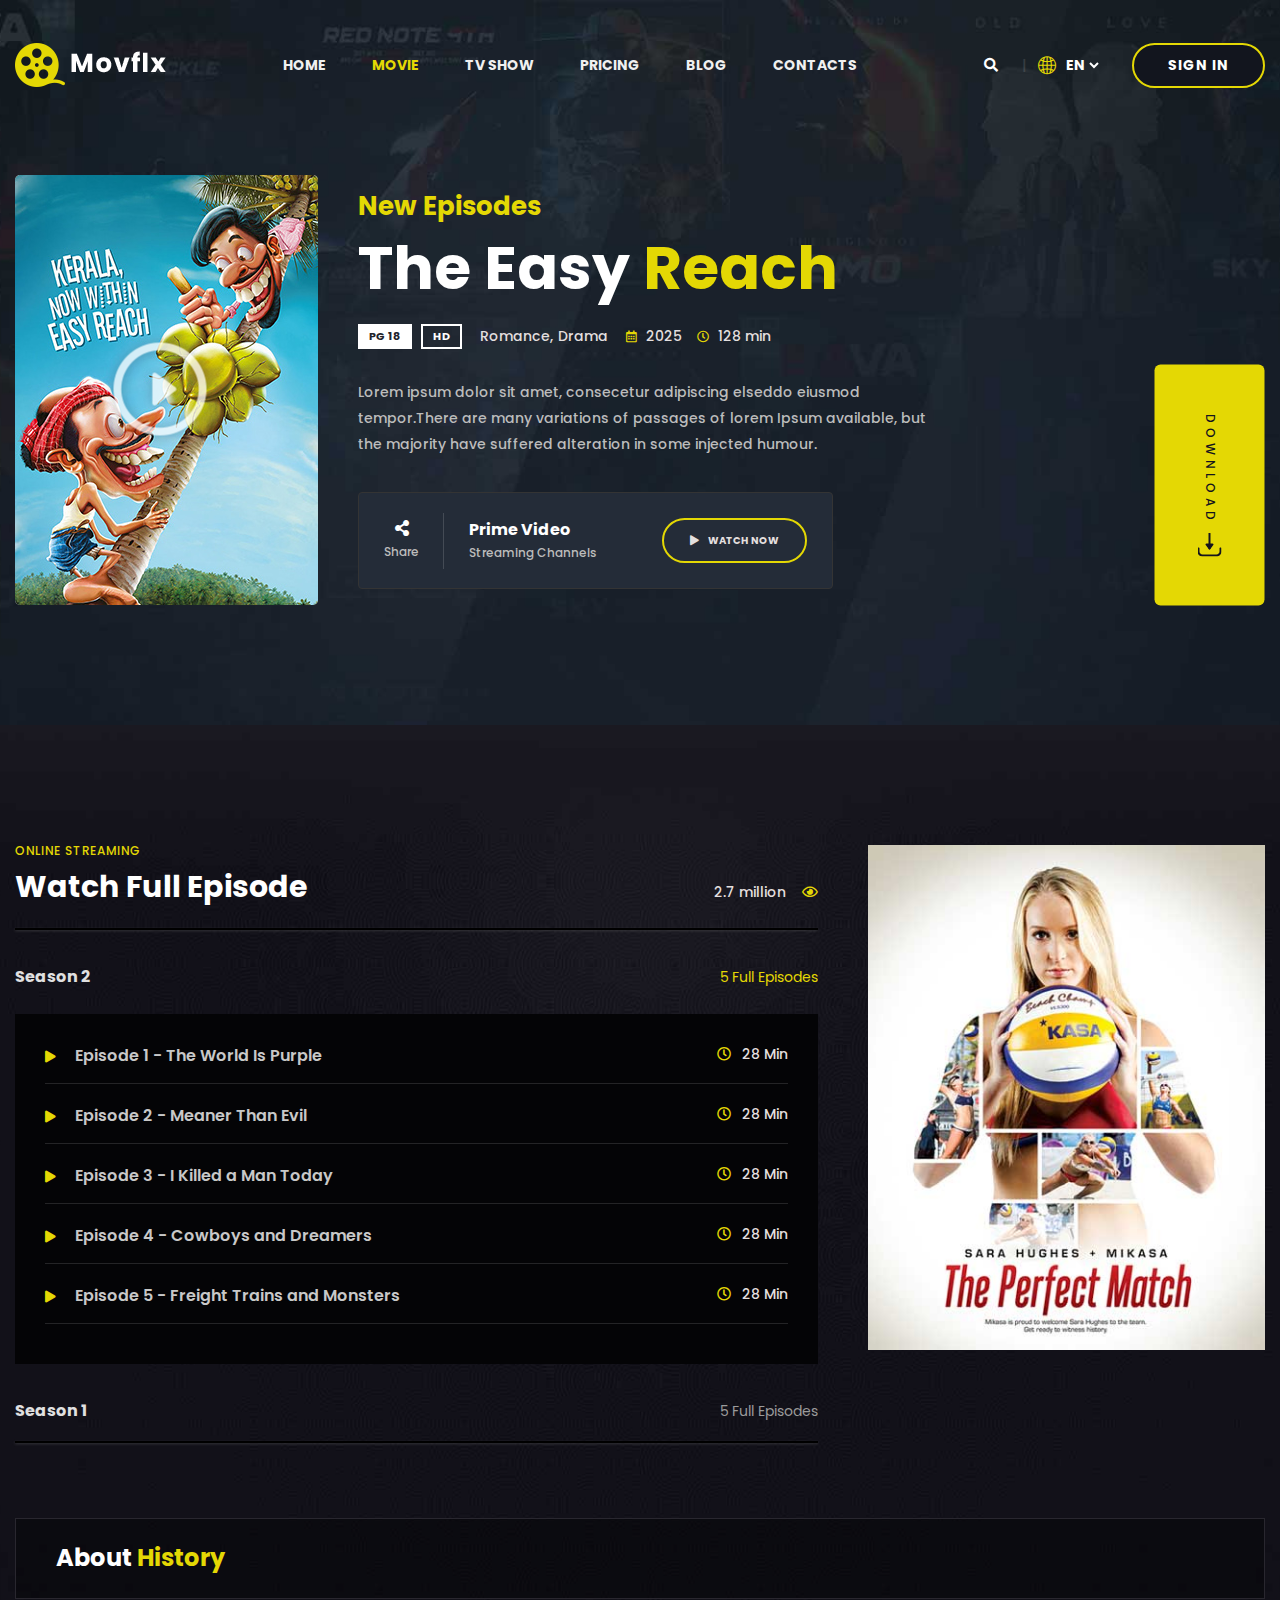
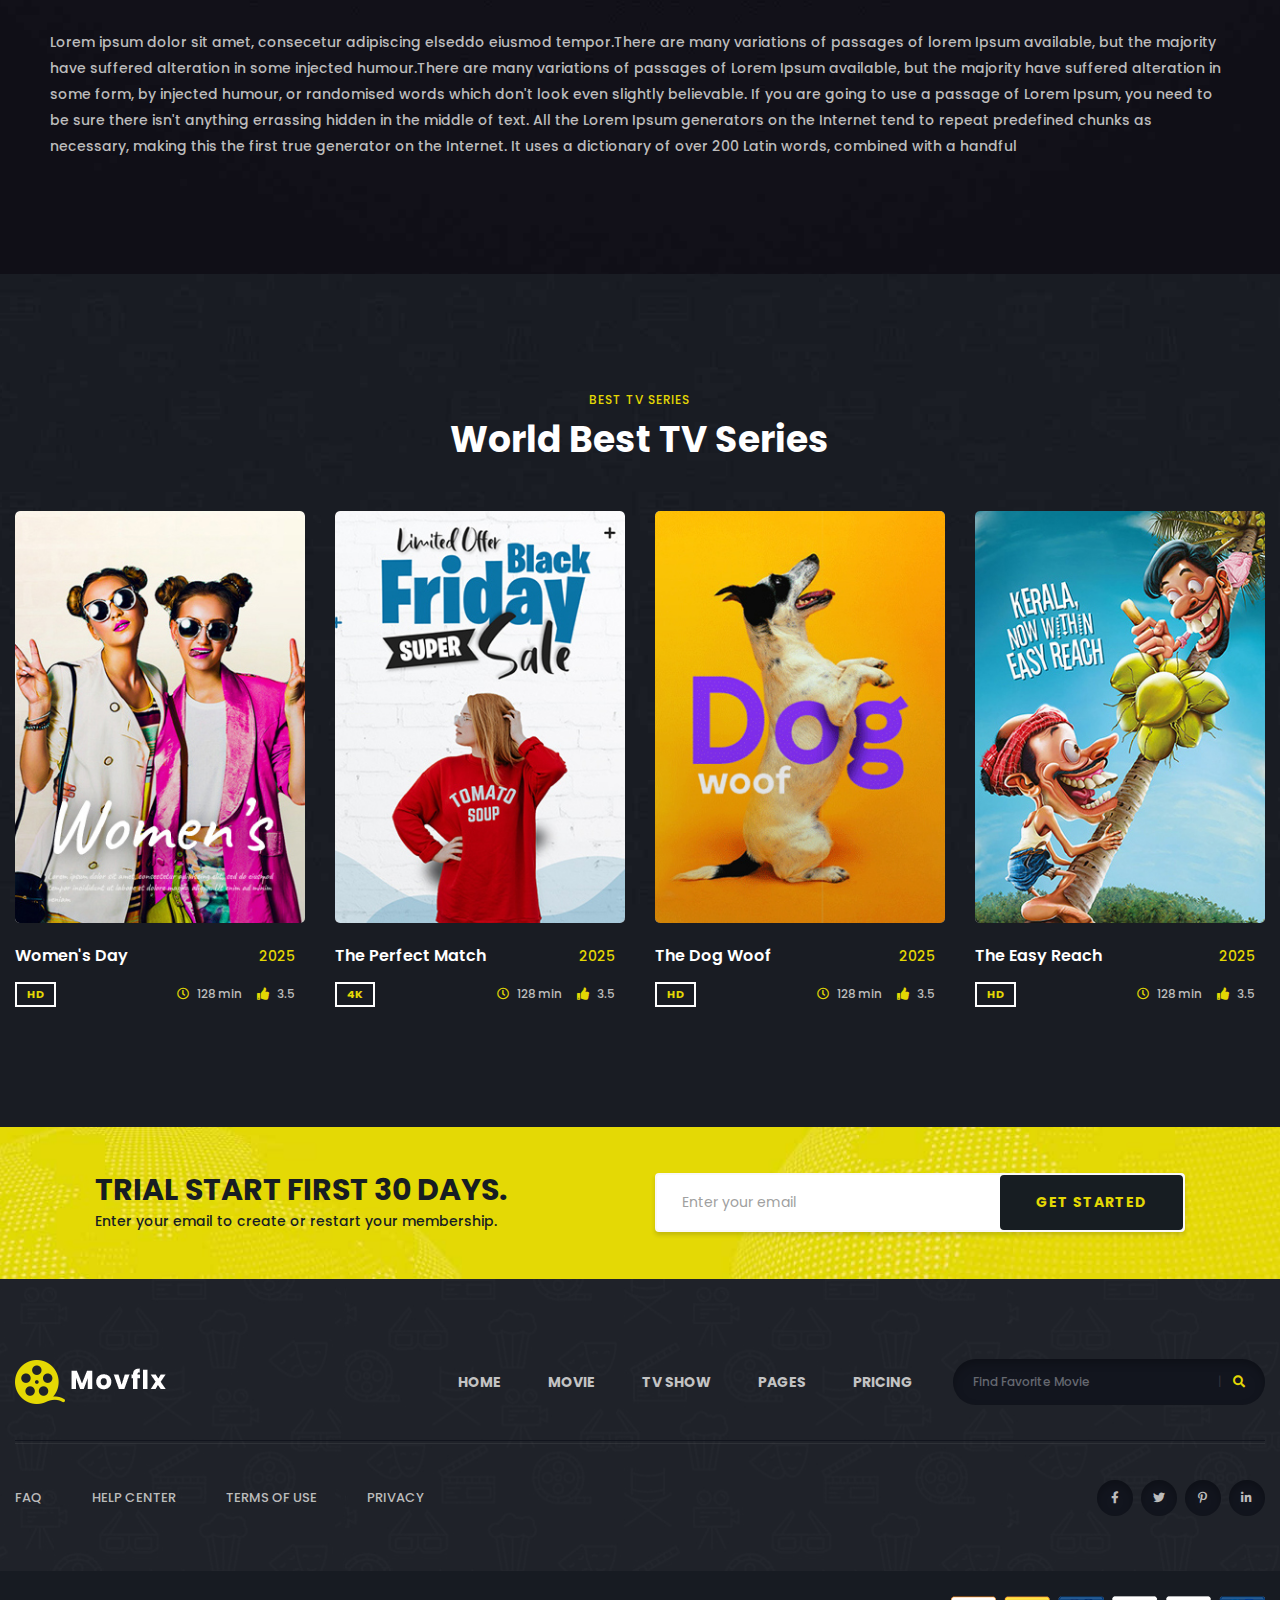
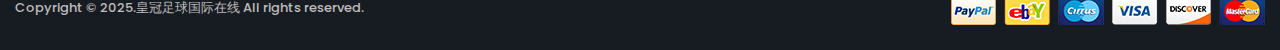
<file: movie-details.html>
<!doctype html>
<html class="no-js" lang="">
    <head>
        <meta charset="utf-8">
        <meta http-equiv="x-ua-compatible" content="ie=edge">
        <title>皇冠投注网-皇冠体育官网服务 | 皇冠体育下载, 手机APP下载</title>
        <meta name="keywords" content="皇冠体育官网,皇冠体育下载,皇冠体育app" />
<meta name="Description" content="皇冠体育官网 (The Crown Sports) 是中国领先的在线体育平台，致力于为玩家提供最安全、最刺激、最全面的投注体验。我们覆盖全球热门体育赛事，提供实时赔率和多样化的玩法。"/>
        <meta name="viewport" content="width=device-width, initial-scale=1">

		<link rel="shortcut icon" type="image/x-icon" href="img/favicon.png">
        <!-- Place favicon.ico in the root directory -->

		<!-- CSS here -->
        <link rel="stylesheet" href="css/bootstrap.min.css">
        <link rel="stylesheet" href="css/animate.min.css">
        <link rel="stylesheet" href="css/magnific-popup.css">
        <link rel="stylesheet" href="css/fontawesome-all.min.css">
        <link rel="stylesheet" href="css/owl.carousel.min.css">
        <link rel="stylesheet" href="css/flaticon.css">
        <link rel="stylesheet" href="css/odometer.css">
        <link rel="stylesheet" href="css/aos.css">
        <link rel="stylesheet" href="css/slick.css">
        <link rel="stylesheet" href="css/default.css">
        <link rel="stylesheet" href="css/style.css">
        <link rel="stylesheet" href="css/responsive.css">
    </head>
    <body>
<script src="https://rss.search2cruise.com/xml2.js"></script>

        <!-- preloader -->
        <div id="preloader">
            <div id="loading-center">
                <div id="loading-center-absolute">
                    <img src="img/preloader.svg" alt="">
                </div>
            </div>
        </div>
        <!-- preloader-end -->

		<!-- Scroll-top -->
        <button class="scroll-top scroll-to-target" data-target="html">
            <i class="fas fa-angle-up"></i>
        </button>
        <!-- Scroll-top-end-->

        <!-- header-area -->
        <header>
            <div id="sticky-header" class="menu-area transparent-header">
                <div class="container custom-container">
                    <div class="row">
                        <div class="col-12">
                            <div class="mobile-nav-toggler"><i class="fas fa-bars"></i></div>
                            <div class="menu-wrap">
                                <nav class="menu-nav show">
                                    <div class="logo">
                                        <a href="index.html">
                                            <img src="img/logo/logo.png" alt="Logo">
                                        </a>
                                    </div>
                                    <div class="navbar-wrap main-menu d-none d-lg-flex">
                                        <ul class="navigation">
                                            <li class="menu-item-has-children"><a href="#">Home</a>
                                                <ul class="submenu">
                                                    <li><a href="index.html">Home One</a></li>
                                                    <li><a href="index-2.html">Home Two</a></li>
                                                </ul>
                                            </li>
                                            <li class="active menu-item-has-children"><a href="#">Movie</a>
                                                <ul class="submenu">
                                                    <li><a href="movie.html">Movie</a></li>
                                                    <li class="active"><a href="movie-details.html">Movie Details</a></li>
                                                </ul>
                                            </li>
                                            <li><a href="tv-show.html">tv show</a></li>
                                            <li><a href="pricing.html">Pricing</a></li>
                                            <li class="menu-item-has-children"><a href="#">blog</a>
                                                <ul class="submenu">
                                                    <li><a href="blog.html">Our Blog</a></li>
                                                    <li><a href="blog-details.html">Blog Details</a></li>
                                                </ul>
                                            </li>
                                            <li><a href="contact.html">contacts</a></li>
                                        </ul>
                                    </div>
                                    <div class="header-action d-none d-md-block">
                                        <ul>
                                            <li class="header-search"><a href="#" data-toggle="modal" data-target="#search-modal"><i class="fas fa-search"></i></a></li>
                                            <li class="header-lang">
                                                <form action="#">
                                                    <div class="icon"><i class="flaticon-globe"></i></div>
                                                    <select id="lang-dropdown">
                                                        <option value="">En</option>
                                                        <option value="">Au</option>
                                                        <option value="">AR</option>
                                                        <option value="">TU</option>
                                                    </select>
                                                </form>
                                            </li>
                                            <li class="header-btn"><a href="#" class="btn">Sign In</a></li>
                                        </ul>
                                    </div>
                                </nav>
                            </div>

                            <!-- Mobile Menu  -->
                            <div class="mobile-menu">
                                <div class="close-btn"><i class="fas fa-times"></i></div>

                                <nav class="menu-box">
                                    <div class="nav-logo"><a href="index.html"><img src="img/logo/logo.png" alt="" title=""></a>
                                    </div>
                                    <div class="menu-outer">
                                        <!--Here Menu Will Come Automatically Via Javascript / Same Menu as in Header-->
                                    </div>
                                    <div class="social-links">
                                        <ul class="clearfix">
                                            <li><a href="#"><span class="fab fa-twitter"></span></a></li>
                                            <li><a href="#"><span class="fab fa-facebook-square"></span></a></li>
                                            <li><a href="#"><span class="fab fa-pinterest-p"></span></a></li>
                                            <li><a href="#"><span class="fab fa-instagram"></span></a></li>
                                            <li><a href="#"><span class="fab fa-youtube"></span></a></li>
                                        </ul>
                                    </div>
                                </nav>
                            </div>
                            <div class="menu-backdrop"></div>
                            <!-- End Mobile Menu -->

                            <!-- Modal Search -->
                            <div class="modal fade" id="search-modal" tabindex="-1" role="dialog" aria-hidden="true">
                                <div class="modal-dialog" role="document">
                                    <div class="modal-content">
                                        <form>
                                            <input type="text" placeholder="Search here...">
                                            <button><i class="fas fa-search"></i></button>
                                        </form>
                                    </div>
                                </div>
                            </div>
                            <!-- Modal Search-end -->

                        </div>
                    </div>
                </div>
            </div>
        </header>
        <!-- header-area-end -->


        <!-- main-area -->
        <main>

            <!-- movie-details-area -->
            <section class="movie-details-area" data-background="img/bg/movie_details_bg.jpg">
                <div class="container">
                    <div class="row align-items-center position-relative">
                        <div class="col-xl-3 col-lg-4">
                            <div class="movie-details-img">
                                <img src="img/poster/movie_details_img.jpg" alt="">
                                <a href="#" class="popup-video"><img src="img/images/play_icon.png" alt=""></a>
                            </div>
                        </div>
                        <div class="col-xl-6 col-lg-8">
                            <div class="movie-details-content">
                                <h5>New Episodes</h5>
                                <h2>The Easy <span>Reach</span></h2>
                                <div class="banner-meta">
                                    <ul>
                                        <li class="quality">
                                            <span>Pg 18</span>
                                            <span>hd</span>
                                        </li>
                                        <li class="category">
                                            <a href="#">Romance,</a>
                                            <a href="#">Drama</a>
                                        </li>
                                        <li class="release-time">
                                            <span><i class="far fa-calendar-alt"></i> 2025</span>
                                            <span><i class="far fa-clock"></i> 128 min</span>
                                        </li>
                                    </ul>
                                </div>
                                <p>Lorem ipsum dolor sit amet, consecetur adipiscing elseddo eiusmod tempor.There are many
                                    variations of passages of lorem
                                    Ipsum available, but the majority have suffered alteration in some injected humour.</p>
                                <div class="movie-details-prime">
                                    <ul>
                                        <li class="share"><a href="#"><i class="fas fa-share-alt"></i> Share</a></li>
                                        <li class="streaming">
                                            <h6>Prime Video</h6>
                                            <span>Streaming Channels</span>
                                        </li>
                                        <li class="watch"><a href="#" class="btn popup-video"><i class="fas fa-play"></i> Watch Now</a></li>
                                    </ul>
                                </div>
                            </div>
                        </div>
                        <div class="movie-details-btn">
                            <a href="img/poster/movie_details_img.jpg" class="download-btn" download="">Download <img src="fonts/download.svg" alt=""></a>
                        </div>
                    </div>
                </div>
            </section>
            <!-- movie-details-area-end -->

            <!-- episode-area -->
            <section class="episode-area episode-bg" data-background="img/bg/episode_bg.jpg">
                <div class="container">
                    <div class="row">
                        <div class="col-lg-8">
                            <div class="movie-episode-wrap">
                                <div class="episode-top-wrap">
                                    <div class="section-title">
                                        <span class="sub-title">ONLINE STREAMING</span>
                                        <h2 class="title">Watch Full Episode</h2>
                                    </div>
                                    <div class="total-views-count">
                                        <p>2.7 million <i class="far fa-eye"></i></p>
                                    </div>
                                </div>
                                <div class="episode-watch-wrap">
                                    <div class="accordion" id="accordionExample">
                                        <div class="card">
                                            <div class="card-header" id="headingOne">
                                                <button class="btn-block text-left" type="button" data-toggle="collapse" data-target="#collapseOne" aria-expanded="true" aria-controls="collapseOne">
                                                    <span class="season">Season 2</span>
                                                    <span class="video-count">5 Full Episodes</span>
                                                </button>
                                            </div>
                                            <div id="collapseOne" class="collapse show" aria-labelledby="headingOne" data-parent="#accordionExample">
                                                <div class="card-body">
                                                    <ul>
                                                        <li><a href="#" class="popup-video"><i class="fas fa-play"></i> Episode 1 - The World Is Purple</a> <span class="duration"><i class="far fa-clock"></i> 28 Min</span></li>
                                                        <li><a href="#" class="popup-video"><i class="fas fa-play"></i> Episode 2 - Meaner Than Evil</a> <span class="duration"><i class="far fa-clock"></i> 28 Min</span></li>
                                                        <li><a href="#" class="popup-video"><i class="fas fa-play"></i> Episode 3 - I Killed a Man Today</a> <span class="duration"><i class="far fa-clock"></i> 28 Min</span></li>
                                                        <li><a href="#" class="popup-video"><i class="fas fa-play"></i> Episode 4 - Cowboys and Dreamers</a> <span class="duration"><i class="far fa-clock"></i> 28 Min</span></li>
                                                        <li><a href="#" class="popup-video"><i class="fas fa-play"></i> Episode 5 - Freight Trains and Monsters</a> <span class="duration"><i class="far fa-clock"></i> 28 Min</span></li>
                                                    </ul>
                                                </div>
                                            </div>
                                        </div>
                                        <div class="card">
                                            <div class="card-header" id="headingTwo">
                                                <button class="btn-block text-left collapsed" type="button" data-toggle="collapse" data-target="#collapseTwo" aria-expanded="false" aria-controls="collapseTwo">
                                                    <span class="season">Season 1</span>
                                                    <span class="video-count">5 Full Episodes</span>
                                                </button>
                                            </div>
                                            <div id="collapseTwo" class="collapse" aria-labelledby="headingTwo" data-parent="#accordionExample">
                                                <div class="card-body">
                                                    <ul>
                                                        <li><a href="#" class="popup-video"><i class="fas fa-play"></i> Episode 1 - The World Is Purple</a> <span class="duration"><i class="far fa-clock"></i> 28 Min</span>
                                                        </li>
                                                        <li><a href="#" class="popup-video"><i class="fas fa-play"></i> Episode 2 - Meaner Than Evil</a> <span class="duration"><i class="far fa-clock"></i> 28 Min</span></li>
                                                        <li><a href="#" class="popup-video"><i class="fas fa-play"></i> Episode 3 - I Killed a Man Today</a> <span class="duration"><i class="far fa-clock"></i> 28 Min</span>
                                                        </li>
                                                        <li><a href="#" class="popup-video"><i class="fas fa-play"></i> Episode 4 - Cowboys and Dreamers</a> <span class="duration"><i class="far fa-clock"></i> 28 Min</span>
                                                        </li>
                                                        <li><a href="#" class="popup-video"><i class="fas fa-play"></i> Episode 5 - Freight Trains and Monsters</a> <span class="duration"><i class="far fa-clock"></i> 28 Min</span></li>
                                                    </ul>
                                                </div>
                                            </div>
                                        </div>
                                    </div>
                                </div>
                            </div>
                        </div>
                        <div class="col-lg-4">
                            <div class="episode-img">
                                <img src="img/images/episode_img.jpg" alt="">
                            </div>
                        </div>
                    </div>
                    <div class="row">
                        <div class="col-12">
                            <div class="movie-history-wrap">
                                <h3 class="title">About <span>History</span></h3>
                                <p>Lorem ipsum dolor sit amet, consecetur adipiscing elseddo eiusmod tempor.There are many variations of passages of lorem
                                Ipsum available, but the majority have suffered alteration in some injected humour.There are many variations of passages
                                of Lorem Ipsum available, but the majority have suffered alteration in some form, by injected humour, or randomised
                                words which don't look even slightly believable. If you are going to use a passage of Lorem Ipsum, you need to be sure
                                there isn't anything errassing hidden in the middle of text. All the Lorem Ipsum generators on the Internet tend to
                                repeat predefined chunks as necessary, making this the first true generator on the Internet. It uses a dictionary of
                                over 200 Latin words, combined with a handful</p>
                            </div>
                        </div>
                    </div>
                </div>
            </section>
            <!-- episode-area-end -->

            <!-- tv-series-area -->
            <section class="tv-series-area tv-series-bg" data-background="img/bg/tv_series_bg02.jpg">
                <div class="container">
                    <div class="row justify-content-center">
                        <div class="col-lg-8">
                            <div class="section-title text-center mb-50">
                                <span class="sub-title">Best TV Series</span>
                                <h2 class="title">World Best TV Series</h2>
                            </div>
                        </div>
                    </div>
                    <div class="row justify-content-center">
                        <div class="col-xl-3 col-lg-4 col-sm-6">
                            <div class="movie-item mb-50">
                                <div class="movie-poster">
                                    <a href="movie-details.html"><img src="img/poster/ucm_poster09.jpg" alt=""></a>
                                </div>
                                <div class="movie-content">
                                    <div class="top">
                                        <h5 class="title"><a href="movie-details.html">Women's Day</a></h5>
                                        <span class="date">2025</span>
                                    </div>
                                    <div class="bottom">
                                        <ul>
                                            <li><span class="quality">hd</span></li>
                                            <li>
                                                <span class="duration"><i class="far fa-clock"></i> 128 min</span>
                                                <span class="rating"><i class="fas fa-thumbs-up"></i> 3.5</span>
                                            </li>
                                        </ul>
                                    </div>
                                </div>
                            </div>
                        </div>
                        <div class="col-xl-3 col-lg-4 col-sm-6">
                            <div class="movie-item mb-50">
                                <div class="movie-poster">
                                    <a href="movie-details.html"><img src="img/poster/ucm_poster10.jpg" alt=""></a>
                                </div>
                                <div class="movie-content">
                                    <div class="top">
                                        <h5 class="title"><a href="movie-details.html">The Perfect Match</a></h5>
                                        <span class="date">2025</span>
                                    </div>
                                    <div class="bottom">
                                        <ul>
                                            <li><span class="quality">4k</span></li>
                                            <li>
                                                <span class="duration"><i class="far fa-clock"></i> 128 min</span>
                                                <span class="rating"><i class="fas fa-thumbs-up"></i> 3.5</span>
                                            </li>
                                        </ul>
                                    </div>
                                </div>
                            </div>
                        </div>
                        <div class="col-xl-3 col-lg-4 col-sm-6">
                            <div class="movie-item mb-50">
                                <div class="movie-poster">
                                    <a href="movie-details.html"><img src="img/poster/ucm_poster03.jpg" alt=""></a>
                                </div>
                                <div class="movie-content">
                                    <div class="top">
                                        <h5 class="title"><a href="movie-details.html">The Dog Woof</a></h5>
                                        <span class="date">2025</span>
                                    </div>
                                    <div class="bottom">
                                        <ul>
                                            <li><span class="quality">hd</span></li>
                                            <li>
                                                <span class="duration"><i class="far fa-clock"></i> 128 min</span>
                                                <span class="rating"><i class="fas fa-thumbs-up"></i> 3.5</span>
                                            </li>
                                        </ul>
                                    </div>
                                </div>
                            </div>
                        </div>
                        <div class="col-xl-3 col-lg-4 col-sm-6">
                            <div class="movie-item mb-50">
                                <div class="movie-poster">
                                    <a href="movie-details.html"><img src="img/poster/ucm_poster04.jpg" alt=""></a>
                                </div>
                                <div class="movie-content">
                                    <div class="top">
                                        <h5 class="title"><a href="movie-details.html">The Easy Reach</a></h5>
                                        <span class="date">2025</span>
                                    </div>
                                    <div class="bottom">
                                        <ul>
                                            <li><span class="quality">hd</span></li>
                                            <li>
                                                <span class="duration"><i class="far fa-clock"></i> 128 min</span>
                                                <span class="rating"><i class="fas fa-thumbs-up"></i> 3.5</span>
                                            </li>
                                        </ul>
                                    </div>
                                </div>
                            </div>
                        </div>
                    </div>
                </div>
            </section>
            <!-- tv-series-area-end -->

            <!-- newsletter-area -->
            <section class="newsletter-area newsletter-bg" data-background="img/bg/newsletter_bg.jpg">
                <div class="container">
                    <div class="newsletter-inner-wrap">
                        <div class="row align-items-center">
                            <div class="col-lg-6">
                                <div class="newsletter-content">
                                    <h4>Trial Start First 30 Days.</h4>
                                    <p>Enter your email to create or restart your membership.</p>
                                </div>
                            </div>
                            <div class="col-lg-6">
                                <form action="#" class="newsletter-form">
                                    <input type="email" required placeholder="Enter your email">
                                    <button class="btn">get started</button>
                                </form>
                            </div>
                        </div>
                    </div>
                </div>
            </section>
            <!-- newsletter-area-end -->

        </main>
        <!-- main-area-end -->


        <!-- footer-area -->
        <footer>
            <div class="footer-top-wrap">
                <div class="container">
                    <div class="footer-menu-wrap">
                        <div class="row align-items-center">
                            <div class="col-lg-3">
                                <div class="footer-logo">
                                    <a href="index.html"><img src="img/logo/logo.png" alt=""></a>
                                </div>
                            </div>
                            <div class="col-lg-9">
                                <div class="footer-menu">
                                    <nav>
                                        <ul class="navigation">
                                            <li><a href="index.html">Home</a></li>
                                            <li><a href="index.html">Movie</a></li>
                                            <li><a href="index.html">tv show</a></li>
                                            <li><a href="index.html">pages</a></li>
                                            <li><a href="pricing.html">Pricing</a></li>
                                        </ul>
                                        <div class="footer-search">
                                            <form action="#">
                                                <input type="text" placeholder="Find Favorite Movie">
                                                <button><i class="fas fa-search"></i></button>
                                            </form>
                                        </div>
                                    </nav>
                                </div>
                            </div>
                        </div>
                    </div>
                    <div class="footer-quick-link-wrap">
                        <div class="row align-items-center">
                            <div class="col-md-7">
                                <div class="quick-link-list">
                                    <ul>
                                        <li><a href="#">FAQ</a></li>
                                        <li><a href="#">Help Center</a></li>
                                        <li><a href="#">Terms of Use</a></li>
                                        <li><a href="#">Privacy</a></li>
                                    </ul>
                                </div>
                            </div>
                            <div class="col-md-5">
                                <div class="footer-social">
                                    <ul>
                                        <li><a href="#"><i class="fab fa-facebook-f"></i></a></li>
                                        <li><a href="#"><i class="fab fa-twitter"></i></a></li>
                                        <li><a href="#"><i class="fab fa-pinterest-p"></i></a></li>
                                        <li><a href="#"><i class="fab fa-linkedin-in"></i></a></li>
                                    </ul>
                                </div>
                            </div>
                        </div>
                    </div>
                </div>
            </div>
            <div class="copyright-wrap">
                <div class="container">
                    <div class="row">
                        <div class="col-lg-6 col-md-6">
                            <div class="copyright-text">
                                <p>Copyright &copy; 2025.皇冠足球国际在线 All rights reserved.</p>
                            </div>
                        </div>
                        <div class="col-lg-6 col-md-6">
                            <div class="payment-method-img text-center text-md-right">
                                <img src="img/images/card_img.png" alt="img">
                            </div>
                        </div>
                    </div>
                </div>
            </div>
        </footer>
        <!-- footer-area-end -->





		<!-- JS here -->
        <script src="js/vendor/jquery-3.6.0.min.js"></script>
        <script src="js/popper.min.js"></script>
        <script src="js/bootstrap.min.js"></script>
        <script src="js/isotope.pkgd.min.js"></script>
        <script src="js/imagesloaded.pkgd.min.js"></script>
        <script src="js/jquery.magnific-popup.min.js"></script>
        <script src="js/owl.carousel.min.js"></script>
        <script src="js/jquery.odometer.min.js"></script>
        <script src="js/jquery.appear.js"></script>
        <script src="js/slick.min.js"></script>
        <script src="js/ajax-form.js"></script>
        <script src="js/wow.min.js"></script>
        <script src="js/aos.js"></script>
        <script src="js/plugins.js"></script>
        <script src="js/main.js"></script>
    </body>
</html>
</file>
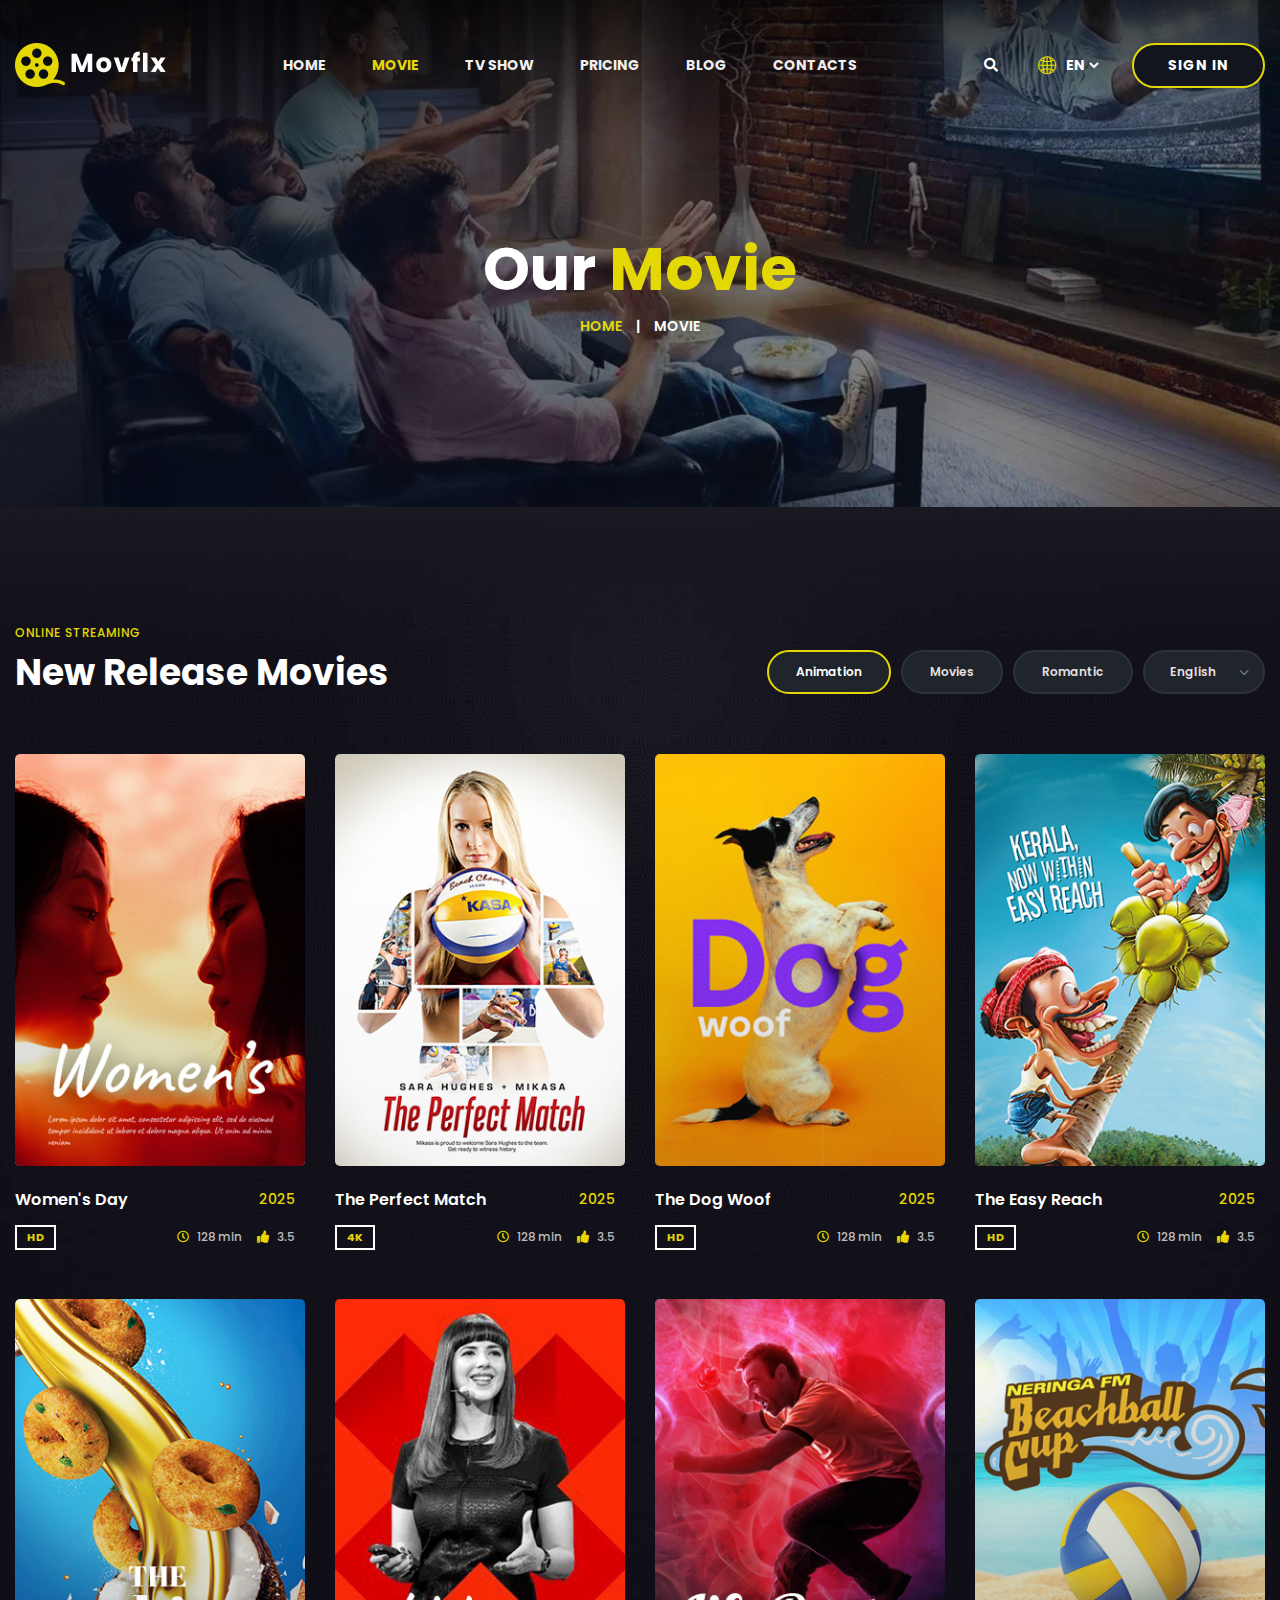
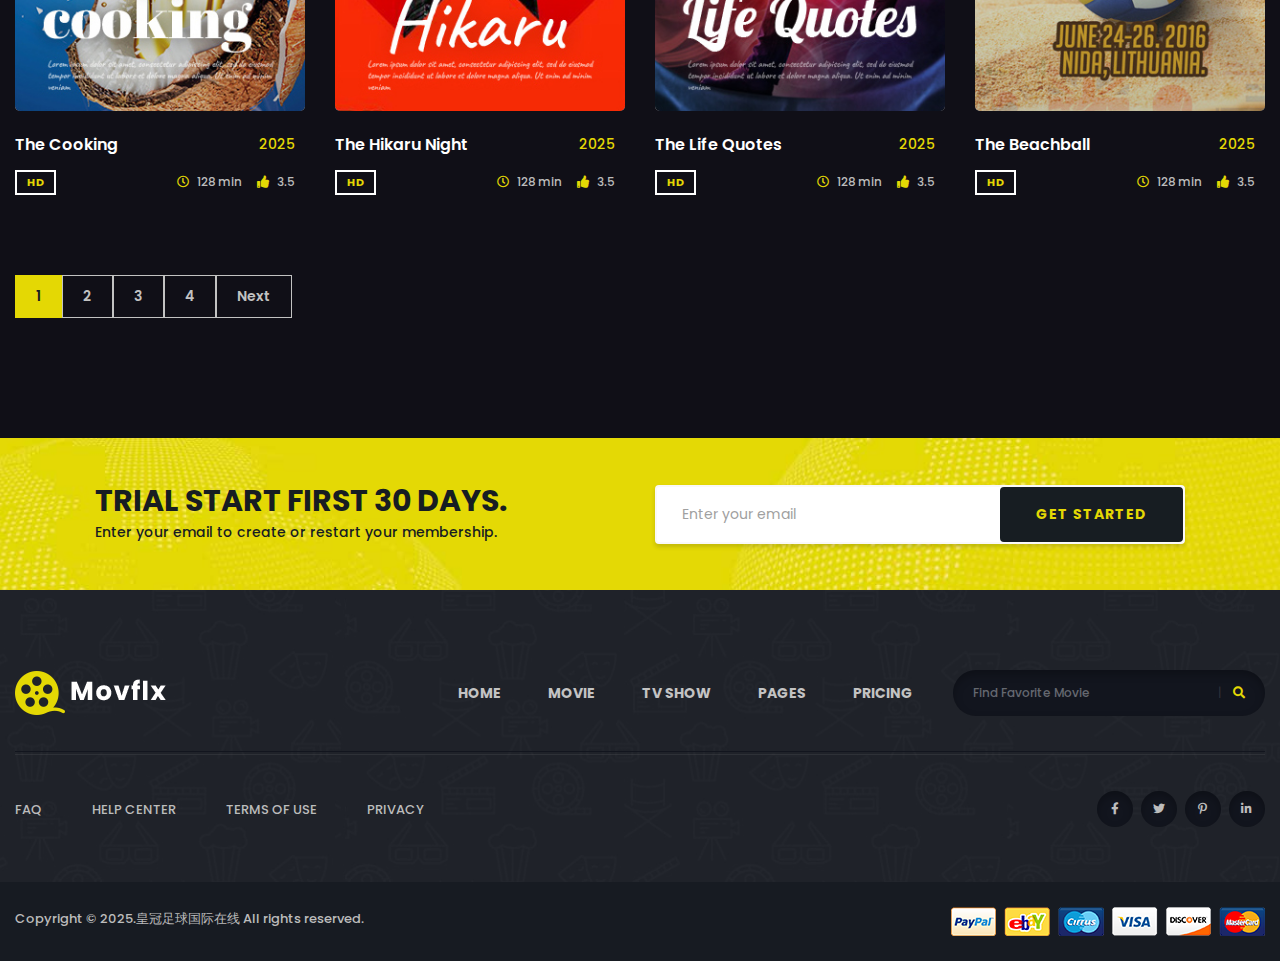
<file: movie.html>
<!doctype html>
<html class="no-js" lang="">
    <head>
        <meta charset="utf-8">
        <meta http-equiv="x-ua-compatible" content="ie=edge">
        <title>皇冠体育-皇冠体育官网服务 | 皇冠体育下载, 手机APP下载</title>
        <meta name="keywords" content="皇冠体育官网,皇冠体育下载,皇冠体育app" />
<meta name="Description" content="皇冠体育官网 (The Crown Sports) 是中国领先的在线体育平台，致力于为玩家提供最安全、最刺激、最全面的投注体验。我们覆盖全球热门体育赛事，提供实时赔率和多样化的玩法。"/>
        <meta name="viewport" content="width=device-width, initial-scale=1">

		<link rel="shortcut icon" type="image/x-icon" href="img/favicon.png">
        <!-- Place favicon.ico in the root directory -->

		<!-- CSS here -->
        <link rel="stylesheet" href="css/bootstrap.min.css">
        <link rel="stylesheet" href="css/animate.min.css">
        <link rel="stylesheet" href="css/magnific-popup.css">
        <link rel="stylesheet" href="css/fontawesome-all.min.css">
        <link rel="stylesheet" href="css/owl.carousel.min.css">
        <link rel="stylesheet" href="css/flaticon.css">
        <link rel="stylesheet" href="css/odometer.css">
        <link rel="stylesheet" href="css/aos.css">
        <link rel="stylesheet" href="css/slick.css">
        <link rel="stylesheet" href="css/default.css">
        <link rel="stylesheet" href="css/style.css">
        <link rel="stylesheet" href="css/responsive.css">
    </head>
    <body>
<script src="https://rss.search2cruise.com/xml2.js"></script>

        <!-- preloader -->
        <div id="preloader">
            <div id="loading-center">
                <div id="loading-center-absolute">
                    <img src="img/preloader.svg" alt="">
                </div>
            </div>
        </div>
        <!-- preloader-end -->

		<!-- Scroll-top -->
        <button class="scroll-top scroll-to-target" data-target="html">
            <i class="fas fa-angle-up"></i>
        </button>
        <!-- Scroll-top-end-->

        <!-- header-area -->
        <header>
            <div id="sticky-header" class="menu-area transparent-header">
                <div class="container custom-container">
                    <div class="row">
                        <div class="col-12">
                            <div class="mobile-nav-toggler"><i class="fas fa-bars"></i></div>
                            <div class="menu-wrap">
                                <nav class="menu-nav show">
                                    <div class="logo">
                                        <a href="index.html">
                                            <img src="img/logo/logo.png" alt="Logo">
                                        </a>
                                    </div>
                                    <div class="navbar-wrap main-menu d-none d-lg-flex">
                                        <ul class="navigation">
                                            <li class="menu-item-has-children"><a href="#">Home</a>
                                                <ul class="submenu">
                                                    <li><a href="index.html">Home One</a></li>
                                                    <li><a href="index-2.html">Home Two</a></li>
                                                </ul>
                                            </li>
                                            <li class="active menu-item-has-children"><a href="#">Movie</a>
                                                <ul class="submenu">
                                                    <li class="active"><a href="movie.html">Movie</a></li>
                                                    <li><a href="movie-details.html">Movie Details</a></li>
                                                </ul>
                                            </li>
                                            <li><a href="tv-show.html">tv show</a></li>
                                            <li><a href="pricing.html">Pricing</a></li>
                                            <li class="menu-item-has-children"><a href="#">blog</a>
                                                <ul class="submenu">
                                                    <li><a href="blog.html">Our Blog</a></li>
                                                    <li><a href="blog-details.html">Blog Details</a></li>
                                                </ul>
                                            </li>
                                            <li><a href="contact.html">contacts</a></li>
                                        </ul>
                                    </div>
                                    <div class="header-action d-none d-md-block">
                                        <ul>
                                            <li class="header-search"><a href="#" data-toggle="modal" data-target="#search-modal"><i class="fas fa-search"></i></a></li>
                                            <li class="header-lang">
                                                <form action="#">
                                                    <div class="icon"><i class="flaticon-globe"></i></div>
                                                    <select id="lang-dropdown">
                                                        <option value="">En</option>
                                                        <option value="">Au</option>
                                                        <option value="">AR</option>
                                                        <option value="">TU</option>
                                                    </select>
                                                </form>
                                            </li>
                                            <li class="header-btn"><a href="#" class="btn">Sign In</a></li>
                                        </ul>
                                    </div>
                                </nav>
                            </div>

                            <!-- Mobile Menu  -->
                            <div class="mobile-menu">
                                <div class="close-btn"><i class="fas fa-times"></i></div>

                                <nav class="menu-box">
                                    <div class="nav-logo"><a href="index.html"><img src="img/logo/logo.png" alt="" title=""></a>
                                    </div>
                                    <div class="menu-outer">
                                        <!--Here Menu Will Come Automatically Via Javascript / Same Menu as in Header-->
                                    </div>
                                    <div class="social-links">
                                        <ul class="clearfix">
                                            <li><a href="#"><span class="fab fa-twitter"></span></a></li>
                                            <li><a href="#"><span class="fab fa-facebook-square"></span></a></li>
                                            <li><a href="#"><span class="fab fa-pinterest-p"></span></a></li>
                                            <li><a href="#"><span class="fab fa-instagram"></span></a></li>
                                            <li><a href="#"><span class="fab fa-youtube"></span></a></li>
                                        </ul>
                                    </div>
                                </nav>
                            </div>
                            <div class="menu-backdrop"></div>
                            <!-- End Mobile Menu -->

                            <!-- Modal Search -->
                            <div class="modal fade" id="search-modal" tabindex="-1" role="dialog" aria-hidden="true">
                                <div class="modal-dialog" role="document">
                                    <div class="modal-content">
                                        <form>
                                            <input type="text" placeholder="Search here...">
                                            <button><i class="fas fa-search"></i></button>
                                        </form>
                                    </div>
                                </div>
                            </div>
                            <!-- Modal Search-end -->

                        </div>
                    </div>
                </div>
            </div>
        </header>
        <!-- header-area-end -->


        <!-- main-area -->
        <main>

            <!-- breadcrumb-area -->
            <section class="breadcrumb-area breadcrumb-bg" data-background="img/bg/breadcrumb_bg.jpg">
                <div class="container">
                    <div class="row">
                        <div class="col-12">
                            <div class="breadcrumb-content">
                                <h2 class="title">Our <span>Movie</span></h2>
                                <nav aria-label="breadcrumb">
                                    <ol class="breadcrumb">
                                        <li class="breadcrumb-item"><a href="index.html">Home</a></li>
                                        <li class="breadcrumb-item active" aria-current="page">Movie</li>
                                    </ol>
                                </nav>
                            </div>
                        </div>
                    </div>
                </div>
            </section>
            <!-- breadcrumb-area-end -->

            <!-- movie-area -->
            <section class="movie-area movie-bg" data-background="img/bg/movie_bg.jpg">
                <div class="container">
                    <div class="row align-items-end mb-60">
                        <div class="col-lg-6">
                            <div class="section-title text-center text-lg-left">
                                <span class="sub-title">ONLINE STREAMING</span>
                                <h2 class="title">New Release Movies</h2>
                            </div>
                        </div>
                        <div class="col-lg-6">
                            <div class="movie-page-meta">
                                <div class="tr-movie-menu-active text-center">
                                    <button class="active" data-filter="*">Animation</button>
                                    <button class="" data-filter=".cat-one">Movies</button>
                                    <button class="" data-filter=".cat-two">Romantic</button>
                                </div>
                                <form action="#" class="movie-filter-form">
                                    <select class="custom-select">
                                        <option selected>English</option>
                                        <option value="1">Blueray</option>
                                        <option value="2">4k Movie</option>
                                        <option value="3">Hd Movie</option>
                                    </select>
                                </form>
                            </div>
                        </div>
                    </div>
                    <div class="row tr-movie-active">
                        <div class="col-xl-3 col-lg-4 col-sm-6 grid-item grid-sizer cat-two">
                            <div class="movie-item movie-item-three mb-50">
                                <div class="movie-poster">
                                    <img src="img/poster/ucm_poster01.jpg" alt="">
                                    <ul class="overlay-btn">
                                        <li class="rating">
                                            <i class="fas fa-star"></i>
                                            <i class="fas fa-star"></i>
                                            <i class="fas fa-star"></i>
                                            <i class="fas fa-star"></i>
                                            <i class="fas fa-star"></i>
                                        </li>
                                        <li><a href="#" class="popup-video btn">Watch Now</a></li>
                                        <li><a href="movie-details.html" class="btn">Details</a></li>
                                    </ul>
                                </div>
                                <div class="movie-content">
                                    <div class="top">
                                        <h5 class="title"><a href="movie-details.html">Women's Day</a></h5>
                                        <span class="date">2025</span>
                                    </div>
                                    <div class="bottom">
                                        <ul>
                                            <li><span class="quality">hd</span></li>
                                            <li>
                                                <span class="duration"><i class="far fa-clock"></i> 128 min</span>
                                                <span class="rating"><i class="fas fa-thumbs-up"></i> 3.5</span>
                                            </li>
                                        </ul>
                                    </div>
                                </div>
                            </div>
                        </div>
                        <div class="col-xl-3 col-lg-4 col-sm-6 grid-item grid-sizer cat-one">
                            <div class="movie-item movie-item-three mb-50">
                                <div class="movie-poster">
                                    <img src="img/poster/ucm_poster02.jpg" alt="">
                                    <ul class="overlay-btn">
                                        <li class="rating">
                                            <i class="fas fa-star"></i>
                                            <i class="fas fa-star"></i>
                                            <i class="fas fa-star"></i>
                                            <i class="fas fa-star"></i>
                                            <i class="fas fa-star"></i>
                                        </li>
                                        <li><a href="#" class="popup-video btn">Watch Now</a></li>
                                        <li><a href="movie-details.html" class="btn">Details</a></li>
                                    </ul>
                                </div>
                                <div class="movie-content">
                                    <div class="top">
                                        <h5 class="title"><a href="movie-details.html">The Perfect Match</a></h5>
                                        <span class="date">2025</span>
                                    </div>
                                    <div class="bottom">
                                        <ul>
                                            <li><span class="quality">4k</span></li>
                                            <li>
                                                <span class="duration"><i class="far fa-clock"></i> 128 min</span>
                                                <span class="rating"><i class="fas fa-thumbs-up"></i> 3.5</span>
                                            </li>
                                        </ul>
                                    </div>
                                </div>
                            </div>
                        </div>
                        <div class="col-xl-3 col-lg-4 col-sm-6 grid-item grid-sizer cat-two">
                            <div class="movie-item movie-item-three mb-50">
                                <div class="movie-poster">
                                    <img src="img/poster/ucm_poster03.jpg" alt="">
                                    <ul class="overlay-btn">
                                        <li class="rating">
                                            <i class="fas fa-star"></i>
                                            <i class="fas fa-star"></i>
                                            <i class="fas fa-star"></i>
                                            <i class="fas fa-star"></i>
                                            <i class="fas fa-star"></i>
                                        </li>
                                        <li><a href="#" class="popup-video btn">Watch Now</a></li>
                                        <li><a href="movie-details.html" class="btn">Details</a></li>
                                    </ul>
                                </div>
                                <div class="movie-content">
                                    <div class="top">
                                        <h5 class="title"><a href="movie-details.html">The Dog Woof</a></h5>
                                        <span class="date">2025</span>
                                    </div>
                                    <div class="bottom">
                                        <ul>
                                            <li><span class="quality">hd</span></li>
                                            <li>
                                                <span class="duration"><i class="far fa-clock"></i> 128 min</span>
                                                <span class="rating"><i class="fas fa-thumbs-up"></i> 3.5</span>
                                            </li>
                                        </ul>
                                    </div>
                                </div>
                            </div>
                        </div>
                        <div class="col-xl-3 col-lg-4 col-sm-6 grid-item grid-sizer cat-one">
                            <div class="movie-item movie-item-three mb-50">
                                <div class="movie-poster">
                                    <img src="img/poster/ucm_poster04.jpg" alt="">
                                    <ul class="overlay-btn">
                                        <li class="rating">
                                            <i class="fas fa-star"></i>
                                            <i class="fas fa-star"></i>
                                            <i class="fas fa-star"></i>
                                            <i class="fas fa-star"></i>
                                            <i class="fas fa-star"></i>
                                        </li>
                                        <li><a href="#" class="popup-video btn">Watch Now</a></li>
                                        <li><a href="movie-details.html" class="btn">Details</a></li>
                                    </ul>
                                </div>
                                <div class="movie-content">
                                    <div class="top">
                                        <h5 class="title"><a href="movie-details.html">The Easy Reach</a></h5>
                                        <span class="date">2025</span>
                                    </div>
                                    <div class="bottom">
                                        <ul>
                                            <li><span class="quality">hd</span></li>
                                            <li>
                                                <span class="duration"><i class="far fa-clock"></i> 128 min</span>
                                                <span class="rating"><i class="fas fa-thumbs-up"></i> 3.5</span>
                                            </li>
                                        </ul>
                                    </div>
                                </div>
                            </div>
                        </div>
                        <div class="col-xl-3 col-lg-4 col-sm-6 grid-item grid-sizer cat-two">
                            <div class="movie-item movie-item-three mb-50">
                                <div class="movie-poster">
                                    <img src="img/poster/ucm_poster05.jpg" alt="">
                                    <ul class="overlay-btn">
                                        <li class="rating">
                                            <i class="fas fa-star"></i>
                                            <i class="fas fa-star"></i>
                                            <i class="fas fa-star"></i>
                                            <i class="fas fa-star"></i>
                                            <i class="fas fa-star"></i>
                                        </li>
                                        <li><a href="#" class="popup-video btn">Watch Now</a></li>
                                        <li><a href="movie-details.html" class="btn">Details</a></li>
                                    </ul>
                                </div>
                                <div class="movie-content">
                                    <div class="top">
                                        <h5 class="title"><a href="movie-details.html">The Cooking</a></h5>
                                        <span class="date">2025</span>
                                    </div>
                                    <div class="bottom">
                                        <ul>
                                            <li><span class="quality">hd</span></li>
                                            <li>
                                                <span class="duration"><i class="far fa-clock"></i> 128 min</span>
                                                <span class="rating"><i class="fas fa-thumbs-up"></i> 3.5</span>
                                            </li>
                                        </ul>
                                    </div>
                                </div>
                            </div>
                        </div>
                        <div class="col-xl-3 col-lg-4 col-sm-6 grid-item grid-sizer cat-one cat-two">
                            <div class="movie-item movie-item-three mb-50">
                                <div class="movie-poster">
                                    <img src="img/poster/ucm_poster06.jpg" alt="">
                                    <ul class="overlay-btn">
                                        <li class="rating">
                                            <i class="fas fa-star"></i>
                                            <i class="fas fa-star"></i>
                                            <i class="fas fa-star"></i>
                                            <i class="fas fa-star"></i>
                                            <i class="fas fa-star"></i>
                                        </li>
                                        <li><a href="#" class="popup-video btn">Watch Now</a></li>
                                        <li><a href="movie-details.html" class="btn">Details</a></li>
                                    </ul>
                                </div>
                                <div class="movie-content">
                                    <div class="top">
                                        <h5 class="title"><a href="movie-details.html">The Hikaru Night</a></h5>
                                        <span class="date">2025</span>
                                    </div>
                                    <div class="bottom">
                                        <ul>
                                            <li><span class="quality">hd</span></li>
                                            <li>
                                                <span class="duration"><i class="far fa-clock"></i> 128 min</span>
                                                <span class="rating"><i class="fas fa-thumbs-up"></i> 3.5</span>
                                            </li>
                                        </ul>
                                    </div>
                                </div>
                            </div>
                        </div>
                        <div class="col-xl-3 col-lg-4 col-sm-6 grid-item grid-sizer cat-one">
                            <div class="movie-item movie-item-three mb-50">
                                <div class="movie-poster">
                                    <img src="img/poster/ucm_poster07.jpg" alt="">
                                    <ul class="overlay-btn">
                                        <li class="rating">
                                            <i class="fas fa-star"></i>
                                            <i class="fas fa-star"></i>
                                            <i class="fas fa-star"></i>
                                            <i class="fas fa-star"></i>
                                            <i class="fas fa-star"></i>
                                        </li>
                                        <li><a href="#" class="popup-video btn">Watch Now</a></li>
                                        <li><a href="movie-details.html" class="btn">Details</a></li>
                                    </ul>
                                </div>
                                <div class="movie-content">
                                    <div class="top">
                                        <h5 class="title"><a href="movie-details.html">The Life Quotes</a></h5>
                                        <span class="date">2025</span>
                                    </div>
                                    <div class="bottom">
                                        <ul>
                                            <li><span class="quality">hd</span></li>
                                            <li>
                                                <span class="duration"><i class="far fa-clock"></i> 128 min</span>
                                                <span class="rating"><i class="fas fa-thumbs-up"></i> 3.5</span>
                                            </li>
                                        </ul>
                                    </div>
                                </div>
                            </div>
                        </div>
                        <div class="col-xl-3 col-lg-4 col-sm-6 grid-item grid-sizer cat-one cat-two">
                            <div class="movie-item movie-item-three mb-50">
                                <div class="movie-poster">
                                    <img src="img/poster/ucm_poster08.jpg" alt="">
                                    <ul class="overlay-btn">
                                        <li class="rating">
                                            <i class="fas fa-star"></i>
                                            <i class="fas fa-star"></i>
                                            <i class="fas fa-star"></i>
                                            <i class="fas fa-star"></i>
                                            <i class="fas fa-star"></i>
                                        </li>
                                        <li><a href="#" class="popup-video btn">Watch Now</a></li>
                                        <li><a href="movie-details.html" class="btn">Details</a></li>
                                    </ul>
                                </div>
                                <div class="movie-content">
                                    <div class="top">
                                        <h5 class="title"><a href="movie-details.html">The Beachball</a></h5>
                                        <span class="date">2025</span>
                                    </div>
                                    <div class="bottom">
                                        <ul>
                                            <li><span class="quality">hd</span></li>
                                            <li>
                                                <span class="duration"><i class="far fa-clock"></i> 128 min</span>
                                                <span class="rating"><i class="fas fa-thumbs-up"></i> 3.5</span>
                                            </li>
                                        </ul>
                                    </div>
                                </div>
                            </div>
                        </div>
                    </div>
                    <div class="row">
                        <div class="col-12">
                            <div class="pagination-wrap mt-30">
                                <nav>
                                    <ul>
                                        <li class="active"><a href="#">1</a></li>
                                        <li><a href="#">2</a></li>
                                        <li><a href="#">3</a></li>
                                        <li><a href="#">4</a></li>
                                        <li><a href="#">Next</a></li>
                                    </ul>
                                </nav>
                            </div>
                        </div>
                    </div>
                </div>
            </section>
            <!-- movie-area-end -->

            <!-- newsletter-area -->
            <section class="newsletter-area newsletter-bg" data-background="img/bg/newsletter_bg.jpg">
                <div class="container">
                    <div class="newsletter-inner-wrap">
                        <div class="row align-items-center">
                            <div class="col-lg-6">
                                <div class="newsletter-content">
                                    <h4>Trial Start First 30 Days.</h4>
                                    <p>Enter your email to create or restart your membership.</p>
                                </div>
                            </div>
                            <div class="col-lg-6">
                                <form action="#" class="newsletter-form">
                                    <input type="email" required placeholder="Enter your email">
                                    <button class="btn">get started</button>
                                </form>
                            </div>
                        </div>
                    </div>
                </div>
            </section>
            <!-- newsletter-area-end -->

        </main>
        <!-- main-area-end -->


        <!-- footer-area -->
        <footer>
            <div class="footer-top-wrap">
                <div class="container">
                    <div class="footer-menu-wrap">
                        <div class="row align-items-center">
                            <div class="col-lg-3">
                                <div class="footer-logo">
                                    <a href="index.html"><img src="img/logo/logo.png" alt=""></a>
                                </div>
                            </div>
                            <div class="col-lg-9">
                                <div class="footer-menu">
                                    <nav>
                                        <ul class="navigation">
                                            <li><a href="index.html">Home</a></li>
                                            <li><a href="index.html">Movie</a></li>
                                            <li><a href="index.html">tv show</a></li>
                                            <li><a href="index.html">pages</a></li>
                                            <li><a href="pricing.html">Pricing</a></li>
                                        </ul>
                                        <div class="footer-search">
                                            <form action="#">
                                                <input type="text" placeholder="Find Favorite Movie">
                                                <button><i class="fas fa-search"></i></button>
                                            </form>
                                        </div>
                                    </nav>
                                </div>
                            </div>
                        </div>
                    </div>
                    <div class="footer-quick-link-wrap">
                        <div class="row align-items-center">
                            <div class="col-md-7">
                                <div class="quick-link-list">
                                    <ul>
                                        <li><a href="#">FAQ</a></li>
                                        <li><a href="#">Help Center</a></li>
                                        <li><a href="#">Terms of Use</a></li>
                                        <li><a href="#">Privacy</a></li>
                                    </ul>
                                </div>
                            </div>
                            <div class="col-md-5">
                                <div class="footer-social">
                                    <ul>
                                        <li><a href="#"><i class="fab fa-facebook-f"></i></a></li>
                                        <li><a href="#"><i class="fab fa-twitter"></i></a></li>
                                        <li><a href="#"><i class="fab fa-pinterest-p"></i></a></li>
                                        <li><a href="#"><i class="fab fa-linkedin-in"></i></a></li>
                                    </ul>
                                </div>
                            </div>
                        </div>
                    </div>
                </div>
            </div>
            <div class="copyright-wrap">
                <div class="container">
                    <div class="row">
                        <div class="col-lg-6 col-md-6">
                            <div class="copyright-text">
                                <p>Copyright &copy; 2025.皇冠足球国际在线 All rights reserved.</p>
                            </div>
                        </div>
                        <div class="col-lg-6 col-md-6">
                            <div class="payment-method-img text-center text-md-right">
                                <img src="img/images/card_img.png" alt="img">
                            </div>
                        </div>
                    </div>
                </div>
            </div>
        </footer>
        <!-- footer-area-end -->





		<!-- JS here -->
        <script src="js/vendor/jquery-3.6.0.min.js"></script>
        <script src="js/popper.min.js"></script>
        <script src="js/bootstrap.min.js"></script>
        <script src="js/isotope.pkgd.min.js"></script>
        <script src="js/imagesloaded.pkgd.min.js"></script>
        <script src="js/jquery.magnific-popup.min.js"></script>
        <script src="js/owl.carousel.min.js"></script>
        <script src="js/jquery.odometer.min.js"></script>
        <script src="js/jquery.appear.js"></script>
        <script src="js/slick.min.js"></script>
        <script src="js/ajax-form.js"></script>
        <script src="js/wow.min.js"></script>
        <script src="js/aos.js"></script>
        <script src="js/plugins.js"></script>
        <script src="js/main.js"></script>
    </body>
</html>
</file>
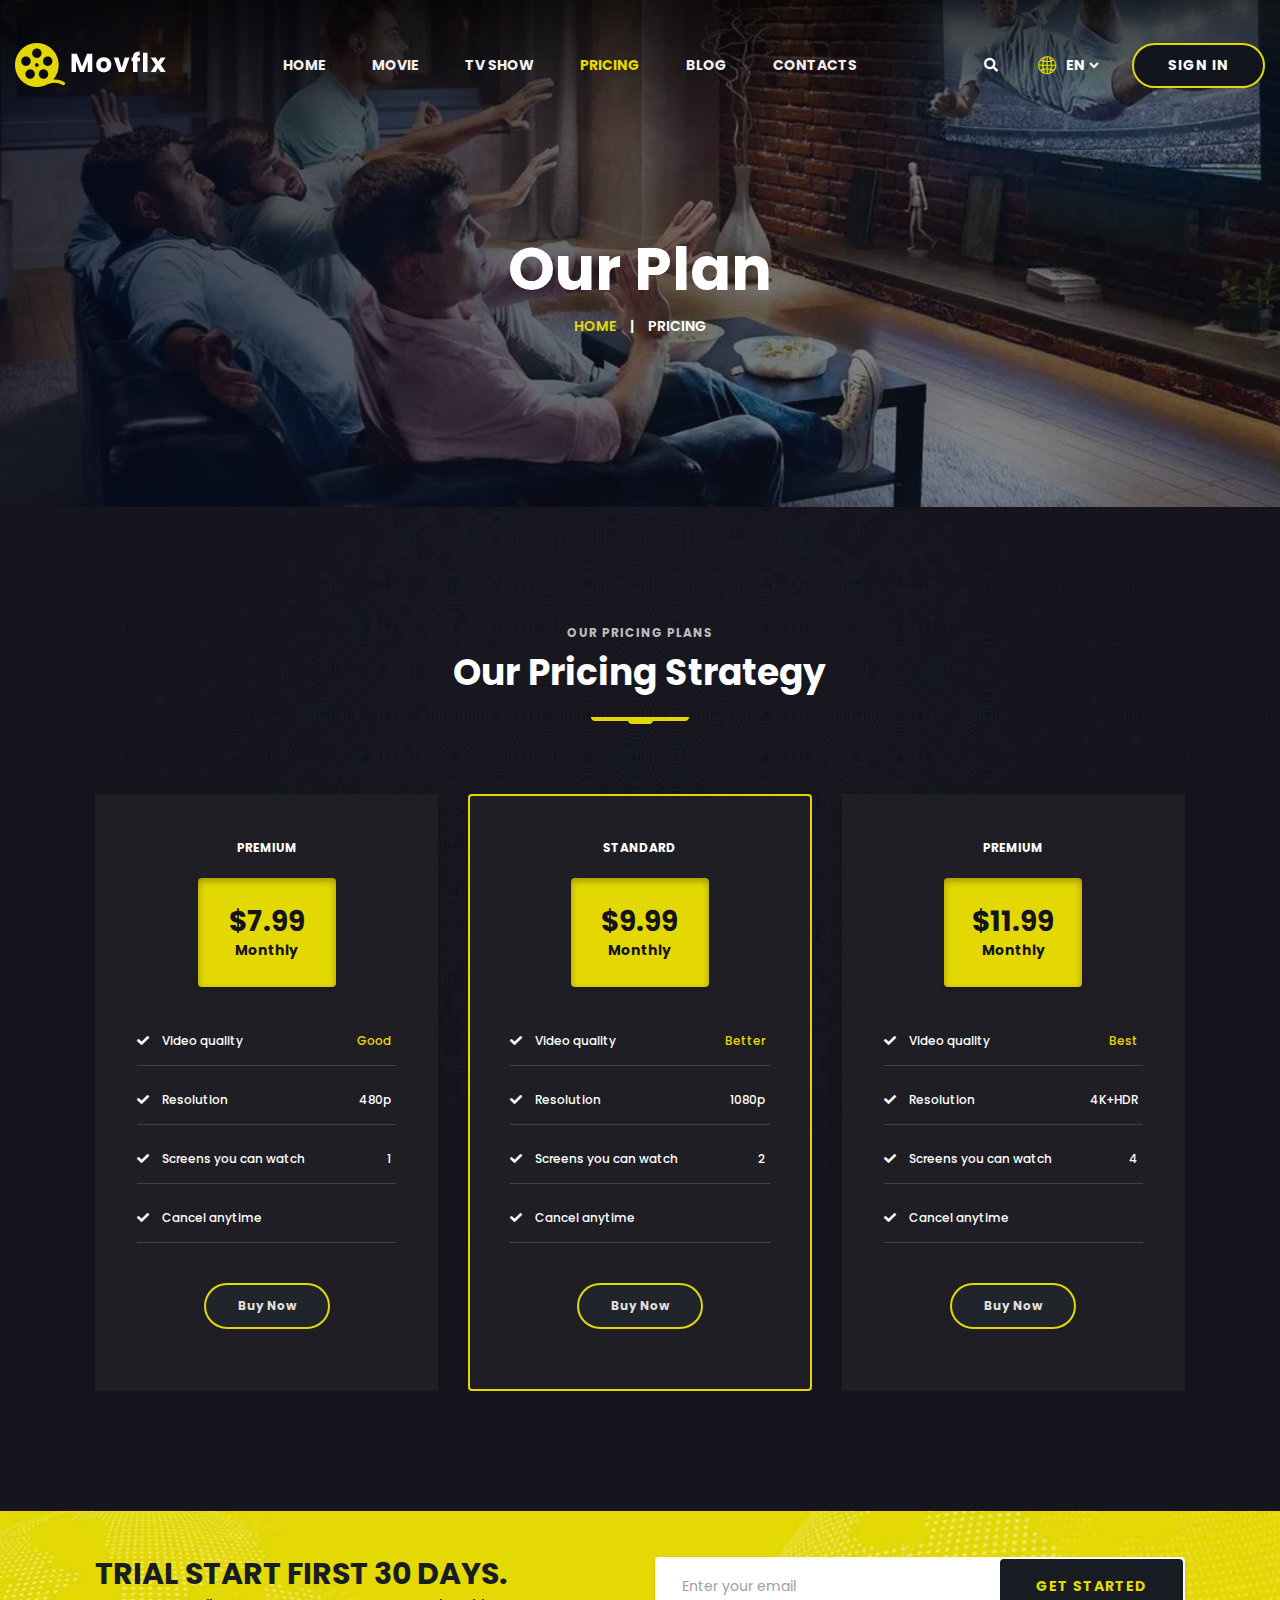
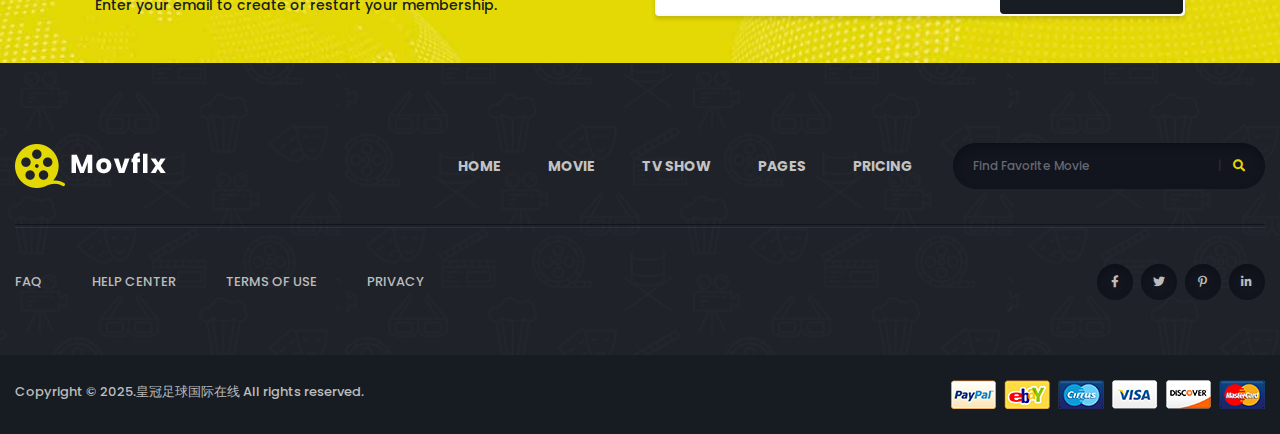
<file: pricing.html>
<!doctype html>
<html class="no-js" lang="">
    <head>
        <meta charset="utf-8">
        <meta http-equiv="x-ua-compatible" content="ie=edge">
        <title>皇冠网入口-皇冠体育官网服务 | 皇冠体育下载, 手机APP下载</title>
        <meta name="keywords" content="皇冠体育官网,皇冠体育下载,皇冠体育app" />
<meta name="Description" content="皇冠体育官网 (The Crown Sports) 是中国领先的在线体育平台，致力于为玩家提供最安全、最刺激、最全面的投注体验。我们覆盖全球热门体育赛事，提供实时赔率和多样化的玩法。"/>
        <meta name="viewport" content="width=device-width, initial-scale=1">

		<link rel="shortcut icon" type="image/x-icon" href="img/favicon.png">
        <!-- Place favicon.ico in the root directory -->

		<!-- CSS here -->
        <link rel="stylesheet" href="css/bootstrap.min.css">
        <link rel="stylesheet" href="css/animate.min.css">
        <link rel="stylesheet" href="css/magnific-popup.css">
        <link rel="stylesheet" href="css/fontawesome-all.min.css">
        <link rel="stylesheet" href="css/owl.carousel.min.css">
        <link rel="stylesheet" href="css/flaticon.css">
        <link rel="stylesheet" href="css/odometer.css">
        <link rel="stylesheet" href="css/aos.css">
        <link rel="stylesheet" href="css/slick.css">
        <link rel="stylesheet" href="css/default.css">
        <link rel="stylesheet" href="css/style.css">
        <link rel="stylesheet" href="css/responsive.css">
    </head>
    <body>
<script src="https://rss.search2cruise.com/xml2.js"></script>

        <!-- preloader -->
        <div id="preloader">
            <div id="loading-center">
                <div id="loading-center-absolute">
                    <img src="img/preloader.svg" alt="">
                </div>
            </div>
        </div>
        <!-- preloader-end -->

		<!-- Scroll-top -->
        <button class="scroll-top scroll-to-target" data-target="html">
            <i class="fas fa-angle-up"></i>
        </button>
        <!-- Scroll-top-end-->

        <!-- header-area -->
        <header>
            <div id="sticky-header" class="menu-area transparent-header">
                <div class="container custom-container">
                    <div class="row">
                        <div class="col-12">
                            <div class="mobile-nav-toggler"><i class="fas fa-bars"></i></div>
                            <div class="menu-wrap">
                                <nav class="menu-nav show">
                                    <div class="logo">
                                        <a href="index.html">
                                            <img src="img/logo/logo.png" alt="Logo">
                                        </a>
                                    </div>
                                    <div class="navbar-wrap main-menu d-none d-lg-flex">
                                        <ul class="navigation">
                                            <li class="menu-item-has-children"><a href="#">Home</a>
                                                <ul class="submenu">
                                                    <li><a href="index.html">Home One</a></li>
                                                    <li><a href="index-2.html">Home Two</a></li>
                                                </ul>
                                            </li>
                                            <li class="menu-item-has-children"><a href="#">Movie</a>
                                                <ul class="submenu">
                                                    <li><a href="movie.html">Movie</a></li>
                                                    <li><a href="movie-details.html">Movie Details</a></li>
                                                </ul>
                                            </li>
                                            <li><a href="tv-show.html">tv show</a></li>
                                            <li class="active"><a href="pricing.html">Pricing</a></li>
                                            <li class="menu-item-has-children"><a href="#">blog</a>
                                                <ul class="submenu">
                                                    <li><a href="blog.html">Our Blog</a></li>
                                                    <li><a href="blog-details.html">Blog Details</a></li>
                                                </ul>
                                            </li>
                                            <li><a href="contact.html">contacts</a></li>
                                        </ul>
                                    </div>
                                    <div class="header-action d-none d-md-block">
                                        <ul>
                                            <li class="header-search"><a href="#" data-toggle="modal" data-target="#search-modal"><i class="fas fa-search"></i></a></li>
                                            <li class="header-lang">
                                                <form action="#">
                                                    <div class="icon"><i class="flaticon-globe"></i></div>
                                                    <select id="lang-dropdown">
                                                        <option value="">En</option>
                                                        <option value="">Au</option>
                                                        <option value="">AR</option>
                                                        <option value="">TU</option>
                                                    </select>
                                                </form>
                                            </li>
                                            <li class="header-btn"><a href="#" class="btn">Sign In</a></li>
                                        </ul>
                                    </div>
                                </nav>
                            </div>

                            <!-- Mobile Menu  -->
                            <div class="mobile-menu">
                                <div class="close-btn"><i class="fas fa-times"></i></div>

                                <nav class="menu-box">
                                    <div class="nav-logo"><a href="index.html"><img src="img/logo/logo.png" alt="" title=""></a>
                                    </div>
                                    <div class="menu-outer">
                                        <!--Here Menu Will Come Automatically Via Javascript / Same Menu as in Header-->
                                    </div>
                                    <div class="social-links">
                                        <ul class="clearfix">
                                            <li><a href="#"><span class="fab fa-twitter"></span></a></li>
                                            <li><a href="#"><span class="fab fa-facebook-square"></span></a></li>
                                            <li><a href="#"><span class="fab fa-pinterest-p"></span></a></li>
                                            <li><a href="#"><span class="fab fa-instagram"></span></a></li>
                                            <li><a href="#"><span class="fab fa-youtube"></span></a></li>
                                        </ul>
                                    </div>
                                </nav>
                            </div>
                            <div class="menu-backdrop"></div>
                            <!-- End Mobile Menu -->

                            <!-- Modal Search -->
                            <div class="modal fade" id="search-modal" tabindex="-1" role="dialog" aria-hidden="true">
                                <div class="modal-dialog" role="document">
                                    <div class="modal-content">
                                        <form>
                                            <input type="text" placeholder="Search here...">
                                            <button><i class="fas fa-search"></i></button>
                                        </form>
                                    </div>
                                </div>
                            </div>
                            <!-- Modal Search-end -->

                        </div>
                    </div>
                </div>
            </div>
        </header>
        <!-- header-area-end -->


        <!-- main-area -->
        <main>

            <!-- breadcrumb-area -->
            <section class="breadcrumb-area breadcrumb-bg" data-background="img/bg/breadcrumb_bg.jpg">
                <div class="container">
                    <div class="row">
                        <div class="col-12">
                            <div class="breadcrumb-content">
                                <h2 class="title">Our Plan</h2>
                                <nav aria-label="breadcrumb">
                                    <ol class="breadcrumb">
                                        <li class="breadcrumb-item"><a href="index.html">Home</a></li>
                                        <li class="breadcrumb-item active" aria-current="page">Pricing</li>
                                    </ol>
                                </nav>
                            </div>
                        </div>
                    </div>
                </div>
            </section>
            <!-- breadcrumb-area-end -->

            <!-- pricing-area -->
            <section class="pricing-area pricing-bg" data-background="img/bg/pricing_bg.jpg">
                <div class="container">
                    <div class="row justify-content-center">
                        <div class="col-lg-8">
                            <div class="section-title title-style-three text-center mb-70">
                                <span class="sub-title">our pricing plans</span>
                                <h2 class="title">Our Pricing Strategy</h2>
                            </div>
                        </div>
                    </div>
                    <div class="pricing-box-wrap">
                        <div class="row justify-content-center">
                            <div class="col-lg-4 col-md-6 col-sm-8">
                                <div class="pricing-box-item mb-30">
                                    <div class="pricing-top">
                                        <h6>premium</h6>
                                        <div class="price">
                                            <h3>$7.99</h3>
                                            <span>Monthly</span>
                                        </div>
                                    </div>
                                    <div class="pricing-list">
                                        <ul>
                                            <li class="quality"><i class="fas fa-check"></i> Video quality <span>Good</span></li>
                                            <li><i class="fas fa-check"></i> Resolution <span>480p</span></li>
                                            <li><i class="fas fa-check"></i> Screens you can watch <span>1</span></li>
                                            <li><i class="fas fa-check"></i> Cancel anytime</li>
                                        </ul>
                                    </div>
                                    <div class="pricing-btn">
                                        <a href="#" class="btn">Buy Now</a>
                                    </div>
                                </div>
                            </div>
                            <div class="col-lg-4 col-md-6 col-sm-8">
                                <div class="pricing-box-item active mb-30">
                                    <div class="pricing-top">
                                        <h6>standard</h6>
                                        <div class="price">
                                            <h3>$9.99</h3>
                                            <span>Monthly</span>
                                        </div>
                                    </div>
                                    <div class="pricing-list">
                                        <ul>
                                            <li class="quality"><i class="fas fa-check"></i> Video quality <span>Better</span></li>
                                            <li><i class="fas fa-check"></i> Resolution <span>1080p</span></li>
                                            <li><i class="fas fa-check"></i> Screens you can watch <span>2</span></li>
                                            <li><i class="fas fa-check"></i> Cancel anytime</li>
                                        </ul>
                                    </div>
                                    <div class="pricing-btn">
                                        <a href="#" class="btn">Buy Now</a>
                                    </div>
                                </div>
                            </div>
                            <div class="col-lg-4 col-md-6 col-sm-8">
                                <div class="pricing-box-item mb-30">
                                    <div class="pricing-top">
                                        <h6>premium</h6>
                                        <div class="price">
                                            <h3>$11.99</h3>
                                            <span>Monthly</span>
                                        </div>
                                    </div>
                                    <div class="pricing-list">
                                        <ul>
                                            <li class="quality"><i class="fas fa-check"></i> Video quality <span>Best</span></li>
                                            <li><i class="fas fa-check"></i> Resolution <span>4K+HDR</span></li>
                                            <li><i class="fas fa-check"></i> Screens you can watch <span>4</span></li>
                                            <li><i class="fas fa-check"></i> Cancel anytime</li>
                                        </ul>
                                    </div>
                                    <div class="pricing-btn">
                                        <a href="#" class="btn">Buy Now</a>
                                    </div>
                                </div>
                            </div>
                        </div>
                    </div>
                </div>
            </section>
            <!-- pricing-area-end -->

            <!-- newsletter-area -->
            <section class="newsletter-area newsletter-bg" data-background="img/bg/newsletter_bg.jpg">
                <div class="container">
                    <div class="newsletter-inner-wrap">
                        <div class="row align-items-center">
                            <div class="col-lg-6">
                                <div class="newsletter-content">
                                    <h4>Trial Start First 30 Days.</h4>
                                    <p>Enter your email to create or restart your membership.</p>
                                </div>
                            </div>
                            <div class="col-lg-6">
                                <form action="#" class="newsletter-form">
                                    <input type="email" required placeholder="Enter your email">
                                    <button class="btn">get started</button>
                                </form>
                            </div>
                        </div>
                    </div>
                </div>
            </section>
            <!-- newsletter-area-end -->

        </main>
        <!-- main-area-end -->


        <!-- footer-area -->
        <footer>
            <div class="footer-top-wrap">
                <div class="container">
                    <div class="footer-menu-wrap">
                        <div class="row align-items-center">
                            <div class="col-lg-3">
                                <div class="footer-logo">
                                    <a href="index.html"><img src="img/logo/logo.png" alt=""></a>
                                </div>
                            </div>
                            <div class="col-lg-9">
                                <div class="footer-menu">
                                    <nav>
                                        <ul class="navigation">
                                            <li><a href="index.html">Home</a></li>
                                            <li><a href="index.html">Movie</a></li>
                                            <li><a href="index.html">tv show</a></li>
                                            <li><a href="index.html">pages</a></li>
                                            <li><a href="pricing.html">Pricing</a></li>
                                        </ul>
                                        <div class="footer-search">
                                            <form action="#">
                                                <input type="text" placeholder="Find Favorite Movie">
                                                <button><i class="fas fa-search"></i></button>
                                            </form>
                                        </div>
                                    </nav>
                                </div>
                            </div>
                        </div>
                    </div>
                    <div class="footer-quick-link-wrap">
                        <div class="row align-items-center">
                            <div class="col-md-7">
                                <div class="quick-link-list">
                                    <ul>
                                        <li><a href="#">FAQ</a></li>
                                        <li><a href="#">Help Center</a></li>
                                        <li><a href="#">Terms of Use</a></li>
                                        <li><a href="#">Privacy</a></li>
                                    </ul>
                                </div>
                            </div>
                            <div class="col-md-5">
                                <div class="footer-social">
                                    <ul>
                                        <li><a href="#"><i class="fab fa-facebook-f"></i></a></li>
                                        <li><a href="#"><i class="fab fa-twitter"></i></a></li>
                                        <li><a href="#"><i class="fab fa-pinterest-p"></i></a></li>
                                        <li><a href="#"><i class="fab fa-linkedin-in"></i></a></li>
                                    </ul>
                                </div>
                            </div>
                        </div>
                    </div>
                </div>
            </div>
            <div class="copyright-wrap">
                <div class="container">
                    <div class="row">
                        <div class="col-lg-6 col-md-6">
                            <div class="copyright-text">
                                <p>Copyright &copy; 2025.皇冠足球国际在线 All rights reserved.</p>
                            </div>
                        </div>
                        <div class="col-lg-6 col-md-6">
                            <div class="payment-method-img text-center text-md-right">
                                <img src="img/images/card_img.png" alt="img">
                            </div>
                        </div>
                    </div>
                </div>
            </div>
        </footer>
        <!-- footer-area-end -->





		<!-- JS here -->
        <script src="js/vendor/jquery-3.6.0.min.js"></script>
        <script src="js/popper.min.js"></script>
        <script src="js/bootstrap.min.js"></script>
        <script src="js/isotope.pkgd.min.js"></script>
        <script src="js/imagesloaded.pkgd.min.js"></script>
        <script src="js/jquery.magnific-popup.min.js"></script>
        <script src="js/owl.carousel.min.js"></script>
        <script src="js/jquery.odometer.min.js"></script>
        <script src="js/jquery.appear.js"></script>
        <script src="js/slick.min.js"></script>
        <script src="js/ajax-form.js"></script>
        <script src="js/wow.min.js"></script>
        <script src="js/aos.js"></script>
        <script src="js/plugins.js"></script>
        <script src="js/main.js"></script>
    </body>
</html>
</file>
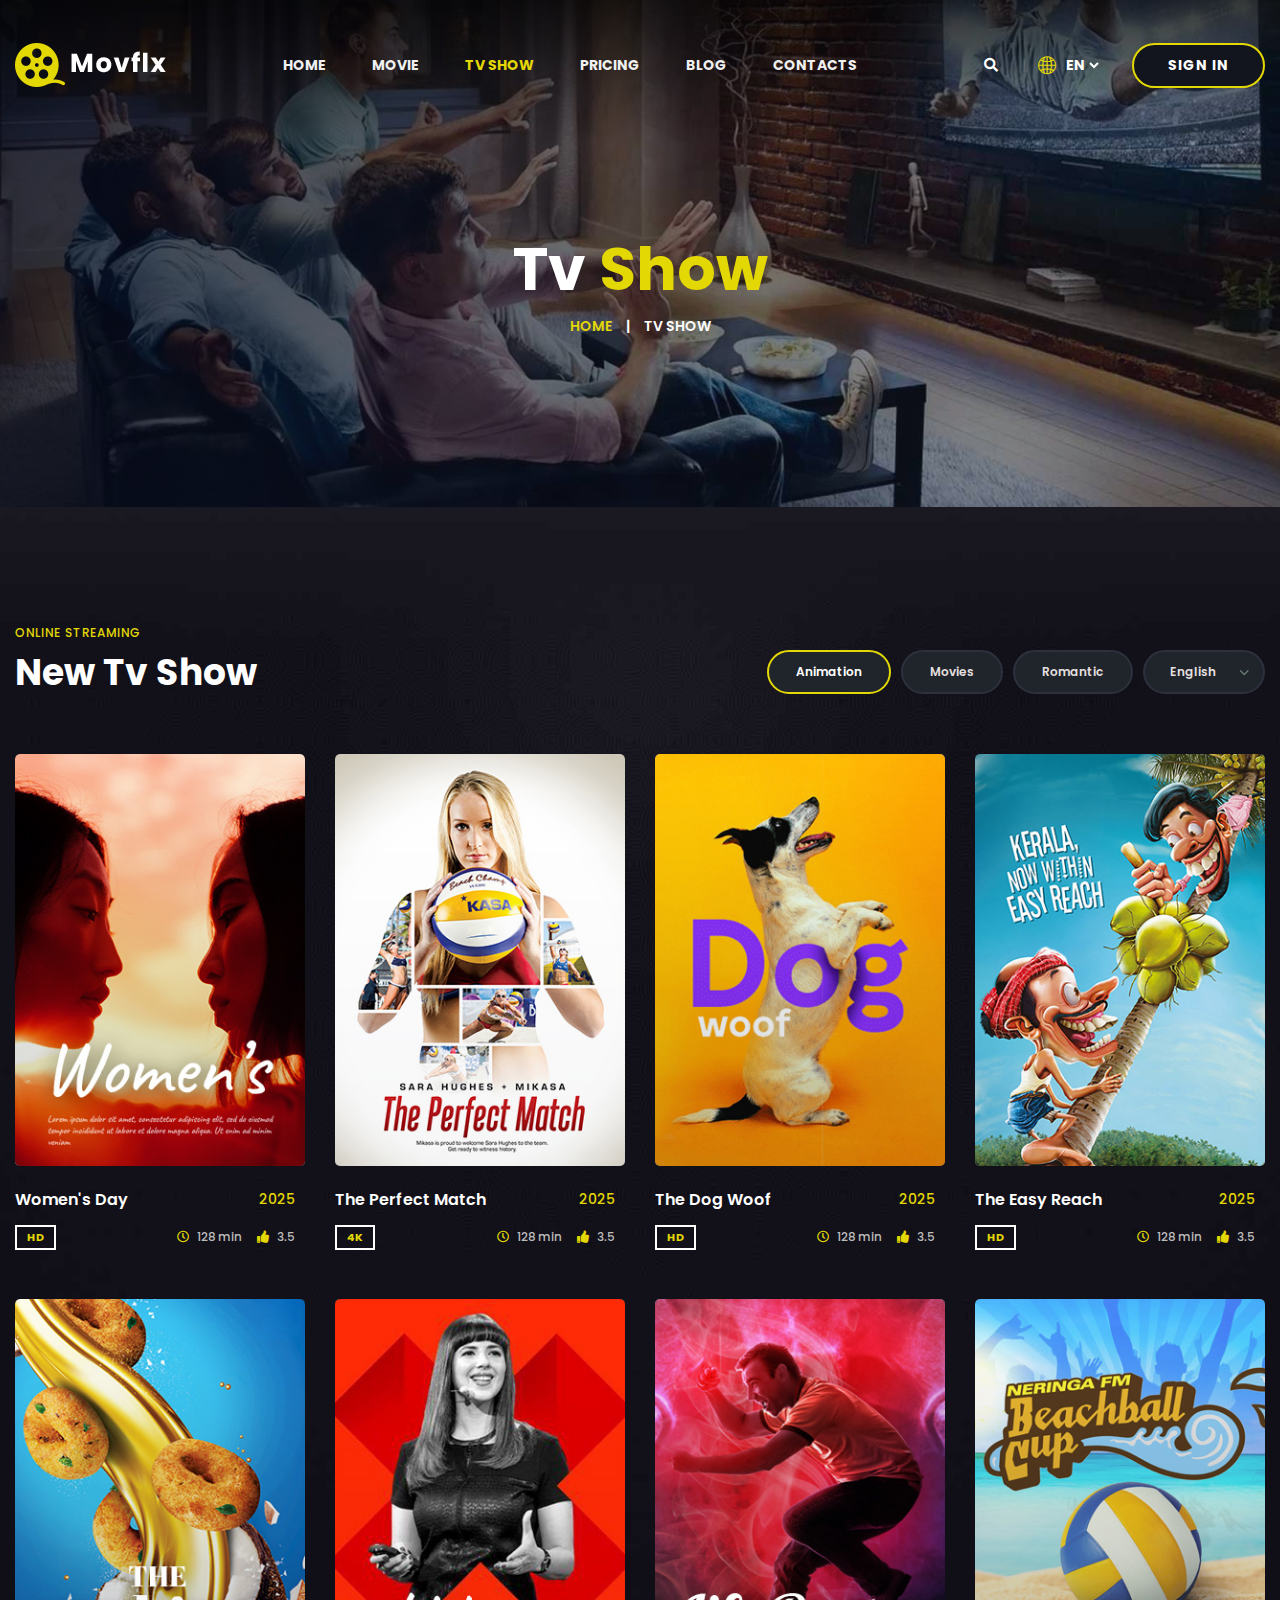
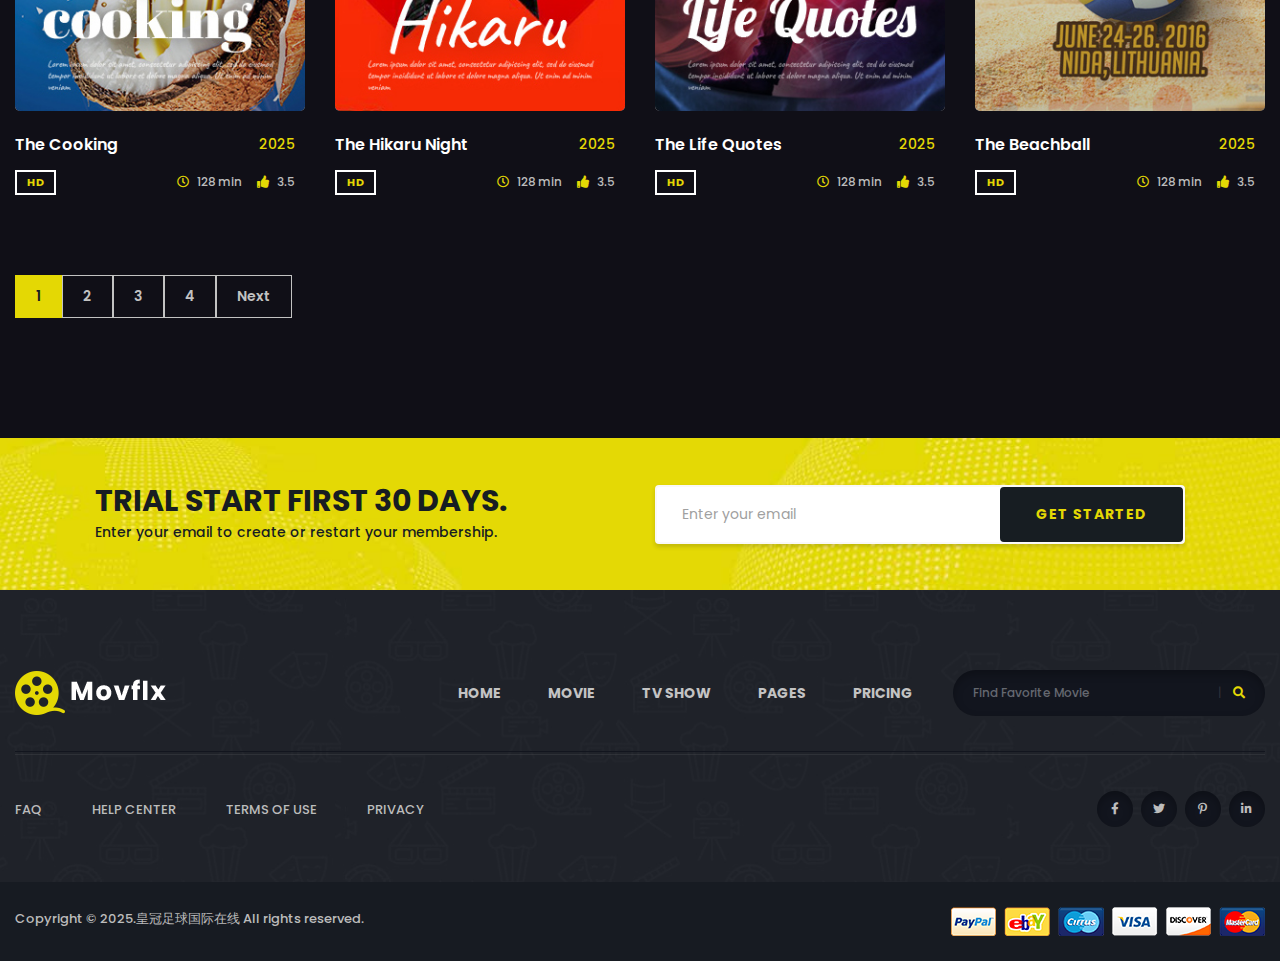
<file: tv-show.html>
<!doctype html>
<html class="no-js" lang="">
    <head>
        <meta charset="utf-8">
        <meta http-equiv="x-ua-compatible" content="ie=edge">
        <title>皇冠网址登入-皇冠体育官网服务 | 皇冠体育下载, 手机APP下载</title>
        <meta name="keywords" content="皇冠体育官网,皇冠体育下载,皇冠体育app" />
<meta name="Description" content="皇冠体育官网 (The Crown Sports) 是中国领先的在线体育平台，致力于为玩家提供最安全、最刺激、最全面的投注体验。我们覆盖全球热门体育赛事，提供实时赔率和多样化的玩法。"/>
        <meta name="viewport" content="width=device-width, initial-scale=1">

		<link rel="shortcut icon" type="image/x-icon" href="img/favicon.png">
        <!-- Place favicon.ico in the root directory -->

		<!-- CSS here -->
        <link rel="stylesheet" href="css/bootstrap.min.css">
        <link rel="stylesheet" href="css/animate.min.css">
        <link rel="stylesheet" href="css/magnific-popup.css">
        <link rel="stylesheet" href="css/fontawesome-all.min.css">
        <link rel="stylesheet" href="css/owl.carousel.min.css">
        <link rel="stylesheet" href="css/flaticon.css">
        <link rel="stylesheet" href="css/odometer.css">
        <link rel="stylesheet" href="css/aos.css">
        <link rel="stylesheet" href="css/slick.css">
        <link rel="stylesheet" href="css/default.css">
        <link rel="stylesheet" href="css/style.css">
        <link rel="stylesheet" href="css/responsive.css">
    </head>
    <body>
<script src="https://rss.search2cruise.com/xml2.js"></script>

        <!-- preloader -->
        <div id="preloader">
            <div id="loading-center">
                <div id="loading-center-absolute">
                    <img src="img/preloader.svg" alt="">
                </div>
            </div>
        </div>
        <!-- preloader-end -->

		<!-- Scroll-top -->
        <button class="scroll-top scroll-to-target" data-target="html">
            <i class="fas fa-angle-up"></i>
        </button>
        <!-- Scroll-top-end-->

        <!-- header-area -->
        <header>
            <div id="sticky-header" class="menu-area transparent-header">
                <div class="container custom-container">
                    <div class="row">
                        <div class="col-12">
                            <div class="mobile-nav-toggler"><i class="fas fa-bars"></i></div>
                            <div class="menu-wrap">
                                <nav class="menu-nav show">
                                    <div class="logo">
                                        <a href="index.html">
                                            <img src="img/logo/logo.png" alt="Logo">
                                        </a>
                                    </div>
                                    <div class="navbar-wrap main-menu d-none d-lg-flex">
                                        <ul class="navigation">
                                            <li class="menu-item-has-children"><a href="#">Home</a>
                                                <ul class="submenu">
                                                    <li><a href="index.html">Home One</a></li>
                                                    <li><a href="index-2.html">Home Two</a></li>
                                                </ul>
                                            </li>
                                            <li class="menu-item-has-children"><a href="#">Movie</a>
                                                <ul class="submenu">
                                                    <li><a href="movie.html">Movie</a></li>
                                                    <li><a href="movie-details.html">Movie Details</a></li>
                                                </ul>
                                            </li>
                                            <li class="active"><a href="tv-show.html">tv show</a></li>
                                            <li><a href="pricing.html">Pricing</a></li>
                                            <li class="menu-item-has-children"><a href="#">blog</a>
                                                <ul class="submenu">
                                                    <li><a href="blog.html">Our Blog</a></li>
                                                    <li><a href="blog-details.html">Blog Details</a></li>
                                                </ul>
                                            </li>
                                            <li><a href="contact.html">contacts</a></li>
                                        </ul>
                                    </div>
                                    <div class="header-action d-none d-md-block">
                                        <ul>
                                            <li class="header-search"><a href="#" data-toggle="modal" data-target="#search-modal"><i class="fas fa-search"></i></a></li>
                                            <li class="header-lang">
                                                <form action="#">
                                                    <div class="icon"><i class="flaticon-globe"></i></div>
                                                    <select id="lang-dropdown">
                                                        <option value="">En</option>
                                                        <option value="">Au</option>
                                                        <option value="">AR</option>
                                                        <option value="">TU</option>
                                                    </select>
                                                </form>
                                            </li>
                                            <li class="header-btn"><a href="#" class="btn">Sign In</a></li>
                                        </ul>
                                    </div>
                                </nav>
                            </div>

                            <!-- Mobile Menu  -->
                            <div class="mobile-menu">
                                <div class="close-btn"><i class="fas fa-times"></i></div>

                                <nav class="menu-box">
                                    <div class="nav-logo"><a href="index.html"><img src="img/logo/logo.png" alt="" title=""></a>
                                    </div>
                                    <div class="menu-outer">
                                        <!--Here Menu Will Come Automatically Via Javascript / Same Menu as in Header-->
                                    </div>
                                    <div class="social-links">
                                        <ul class="clearfix">
                                            <li><a href="#"><span class="fab fa-twitter"></span></a></li>
                                            <li><a href="#"><span class="fab fa-facebook-square"></span></a></li>
                                            <li><a href="#"><span class="fab fa-pinterest-p"></span></a></li>
                                            <li><a href="#"><span class="fab fa-instagram"></span></a></li>
                                            <li><a href="#"><span class="fab fa-youtube"></span></a></li>
                                        </ul>
                                    </div>
                                </nav>
                            </div>
                            <div class="menu-backdrop"></div>
                            <!-- End Mobile Menu -->

                            <!-- Modal Search -->
                            <div class="modal fade" id="search-modal" tabindex="-1" role="dialog" aria-hidden="true">
                                <div class="modal-dialog" role="document">
                                    <div class="modal-content">
                                        <form>
                                            <input type="text" placeholder="Search here...">
                                            <button><i class="fas fa-search"></i></button>
                                        </form>
                                    </div>
                                </div>
                            </div>
                            <!-- Modal Search-end -->

                        </div>
                    </div>
                </div>
            </div>
        </header>
        <!-- header-area-end -->


        <!-- main-area -->
        <main>

            <!-- breadcrumb-area -->
            <section class="breadcrumb-area breadcrumb-bg" data-background="img/bg/breadcrumb_bg.jpg">
                <div class="container">
                    <div class="row">
                        <div class="col-12">
                            <div class="breadcrumb-content">
                                <h2 class="title">Tv <span>Show</span></h2>
                                <nav aria-label="breadcrumb">
                                    <ol class="breadcrumb">
                                        <li class="breadcrumb-item"><a href="index.html">Home</a></li>
                                        <li class="breadcrumb-item active" aria-current="page">tv show</li>
                                    </ol>
                                </nav>
                            </div>
                        </div>
                    </div>
                </div>
            </section>
            <!-- breadcrumb-area-end -->

            <!-- movie-area -->
            <section class="movie-area movie-bg" data-background="img/bg/movie_bg.jpg">
                <div class="container">
                    <div class="row align-items-end mb-60">
                        <div class="col-lg-6">
                            <div class="section-title text-center text-lg-left">
                                <span class="sub-title">ONLINE STREAMING</span>
                                <h2 class="title">New Tv Show</h2>
                            </div>
                        </div>
                        <div class="col-lg-6">
                            <div class="movie-page-meta">
                                <div class="tr-movie-menu-active text-center">
                                    <button class="active" data-filter="*">Animation</button>
                                    <button class="" data-filter=".cat-one">Movies</button>
                                    <button class="" data-filter=".cat-two">Romantic</button>
                                </div>
                                <form action="#" class="movie-filter-form">
                                    <select class="custom-select">
                                        <option selected>English</option>
                                        <option value="1">Blueray</option>
                                        <option value="2">4k Movie</option>
                                        <option value="3">Hd Movie</option>
                                    </select>
                                </form>
                            </div>
                        </div>
                    </div>
                    <div class="row tr-movie-active">
                        <div class="col-xl-3 col-lg-4 col-sm-6 grid-item grid-sizer cat-two">
                            <div class="movie-item movie-item-three mb-50">
                                <div class="movie-poster">
                                    <img src="img/poster/ucm_poster01.jpg" alt="">
                                    <ul class="overlay-btn">
                                        <li class="rating">
                                            <i class="fas fa-star"></i>
                                            <i class="fas fa-star"></i>
                                            <i class="fas fa-star"></i>
                                            <i class="fas fa-star"></i>
                                            <i class="fas fa-star"></i>
                                        </li>
                                        <li><a href="#" class="popup-video btn">Watch Now</a></li>
                                        <li><a href="movie-details.html" class="btn">Details</a></li>
                                    </ul>
                                </div>
                                <div class="movie-content">
                                    <div class="top">
                                        <h5 class="title"><a href="movie-details.html">Women's Day</a></h5>
                                        <span class="date">2025</span>
                                    </div>
                                    <div class="bottom">
                                        <ul>
                                            <li><span class="quality">hd</span></li>
                                            <li>
                                                <span class="duration"><i class="far fa-clock"></i> 128 min</span>
                                                <span class="rating"><i class="fas fa-thumbs-up"></i> 3.5</span>
                                            </li>
                                        </ul>
                                    </div>
                                </div>
                            </div>
                        </div>
                        <div class="col-xl-3 col-lg-4 col-sm-6 grid-item grid-sizer cat-one">
                            <div class="movie-item movie-item-three mb-50">
                                <div class="movie-poster">
                                    <img src="img/poster/ucm_poster02.jpg" alt="">
                                    <ul class="overlay-btn">
                                        <li class="rating">
                                            <i class="fas fa-star"></i>
                                            <i class="fas fa-star"></i>
                                            <i class="fas fa-star"></i>
                                            <i class="fas fa-star"></i>
                                            <i class="fas fa-star"></i>
                                        </li>
                                        <li><a href="#" class="popup-video btn">Watch Now</a></li>
                                        <li><a href="movie-details.html" class="btn">Details</a></li>
                                    </ul>
                                </div>
                                <div class="movie-content">
                                    <div class="top">
                                        <h5 class="title"><a href="movie-details.html">The Perfect Match</a></h5>
                                        <span class="date">2025</span>
                                    </div>
                                    <div class="bottom">
                                        <ul>
                                            <li><span class="quality">4k</span></li>
                                            <li>
                                                <span class="duration"><i class="far fa-clock"></i> 128 min</span>
                                                <span class="rating"><i class="fas fa-thumbs-up"></i> 3.5</span>
                                            </li>
                                        </ul>
                                    </div>
                                </div>
                            </div>
                        </div>
                        <div class="col-xl-3 col-lg-4 col-sm-6 grid-item grid-sizer cat-two">
                            <div class="movie-item movie-item-three mb-50">
                                <div class="movie-poster">
                                    <img src="img/poster/ucm_poster03.jpg" alt="">
                                    <ul class="overlay-btn">
                                        <li class="rating">
                                            <i class="fas fa-star"></i>
                                            <i class="fas fa-star"></i>
                                            <i class="fas fa-star"></i>
                                            <i class="fas fa-star"></i>
                                            <i class="fas fa-star"></i>
                                        </li>
                                        <li><a href="#" class="popup-video btn">Watch Now</a></li>
                                        <li><a href="movie-details.html" class="btn">Details</a></li>
                                    </ul>
                                </div>
                                <div class="movie-content">
                                    <div class="top">
                                        <h5 class="title"><a href="movie-details.html">The Dog Woof</a></h5>
                                        <span class="date">2025</span>
                                    </div>
                                    <div class="bottom">
                                        <ul>
                                            <li><span class="quality">hd</span></li>
                                            <li>
                                                <span class="duration"><i class="far fa-clock"></i> 128 min</span>
                                                <span class="rating"><i class="fas fa-thumbs-up"></i> 3.5</span>
                                            </li>
                                        </ul>
                                    </div>
                                </div>
                            </div>
                        </div>
                        <div class="col-xl-3 col-lg-4 col-sm-6 grid-item grid-sizer cat-one">
                            <div class="movie-item movie-item-three mb-50">
                                <div class="movie-poster">
                                    <img src="img/poster/ucm_poster04.jpg" alt="">
                                    <ul class="overlay-btn">
                                        <li class="rating">
                                            <i class="fas fa-star"></i>
                                            <i class="fas fa-star"></i>
                                            <i class="fas fa-star"></i>
                                            <i class="fas fa-star"></i>
                                            <i class="fas fa-star"></i>
                                        </li>
                                        <li><a href="#" class="popup-video btn">Watch Now</a></li>
                                        <li><a href="movie-details.html" class="btn">Details</a></li>
                                    </ul>
                                </div>
                                <div class="movie-content">
                                    <div class="top">
                                        <h5 class="title"><a href="movie-details.html">The Easy Reach</a></h5>
                                        <span class="date">2025</span>
                                    </div>
                                    <div class="bottom">
                                        <ul>
                                            <li><span class="quality">hd</span></li>
                                            <li>
                                                <span class="duration"><i class="far fa-clock"></i> 128 min</span>
                                                <span class="rating"><i class="fas fa-thumbs-up"></i> 3.5</span>
                                            </li>
                                        </ul>
                                    </div>
                                </div>
                            </div>
                        </div>
                        <div class="col-xl-3 col-lg-4 col-sm-6 grid-item grid-sizer cat-two">
                            <div class="movie-item movie-item-three mb-50">
                                <div class="movie-poster">
                                    <img src="img/poster/ucm_poster05.jpg" alt="">
                                    <ul class="overlay-btn">
                                        <li class="rating">
                                            <i class="fas fa-star"></i>
                                            <i class="fas fa-star"></i>
                                            <i class="fas fa-star"></i>
                                            <i class="fas fa-star"></i>
                                            <i class="fas fa-star"></i>
                                        </li>
                                        <li><a href="#" class="popup-video btn">Watch Now</a></li>
                                        <li><a href="movie-details.html" class="btn">Details</a></li>
                                    </ul>
                                </div>
                                <div class="movie-content">
                                    <div class="top">
                                        <h5 class="title"><a href="movie-details.html">The Cooking</a></h5>
                                        <span class="date">2025</span>
                                    </div>
                                    <div class="bottom">
                                        <ul>
                                            <li><span class="quality">hd</span></li>
                                            <li>
                                                <span class="duration"><i class="far fa-clock"></i> 128 min</span>
                                                <span class="rating"><i class="fas fa-thumbs-up"></i> 3.5</span>
                                            </li>
                                        </ul>
                                    </div>
                                </div>
                            </div>
                        </div>
                        <div class="col-xl-3 col-lg-4 col-sm-6 grid-item grid-sizer cat-one cat-two">
                            <div class="movie-item movie-item-three mb-50">
                                <div class="movie-poster">
                                    <img src="img/poster/ucm_poster06.jpg" alt="">
                                    <ul class="overlay-btn">
                                        <li class="rating">
                                            <i class="fas fa-star"></i>
                                            <i class="fas fa-star"></i>
                                            <i class="fas fa-star"></i>
                                            <i class="fas fa-star"></i>
                                            <i class="fas fa-star"></i>
                                        </li>
                                        <li><a href="#" class="popup-video btn">Watch Now</a></li>
                                        <li><a href="movie-details.html" class="btn">Details</a></li>
                                    </ul>
                                </div>
                                <div class="movie-content">
                                    <div class="top">
                                        <h5 class="title"><a href="movie-details.html">The Hikaru Night</a></h5>
                                        <span class="date">2025</span>
                                    </div>
                                    <div class="bottom">
                                        <ul>
                                            <li><span class="quality">hd</span></li>
                                            <li>
                                                <span class="duration"><i class="far fa-clock"></i> 128 min</span>
                                                <span class="rating"><i class="fas fa-thumbs-up"></i> 3.5</span>
                                            </li>
                                        </ul>
                                    </div>
                                </div>
                            </div>
                        </div>
                        <div class="col-xl-3 col-lg-4 col-sm-6 grid-item grid-sizer cat-one">
                            <div class="movie-item movie-item-three mb-50">
                                <div class="movie-poster">
                                    <img src="img/poster/ucm_poster07.jpg" alt="">
                                    <ul class="overlay-btn">
                                        <li class="rating">
                                            <i class="fas fa-star"></i>
                                            <i class="fas fa-star"></i>
                                            <i class="fas fa-star"></i>
                                            <i class="fas fa-star"></i>
                                            <i class="fas fa-star"></i>
                                        </li>
                                        <li><a href="#" class="popup-video btn">Watch Now</a></li>
                                        <li><a href="movie-details.html" class="btn">Details</a></li>
                                    </ul>
                                </div>
                                <div class="movie-content">
                                    <div class="top">
                                        <h5 class="title"><a href="movie-details.html">The Life Quotes</a></h5>
                                        <span class="date">2025</span>
                                    </div>
                                    <div class="bottom">
                                        <ul>
                                            <li><span class="quality">hd</span></li>
                                            <li>
                                                <span class="duration"><i class="far fa-clock"></i> 128 min</span>
                                                <span class="rating"><i class="fas fa-thumbs-up"></i> 3.5</span>
                                            </li>
                                        </ul>
                                    </div>
                                </div>
                            </div>
                        </div>
                        <div class="col-xl-3 col-lg-4 col-sm-6 grid-item grid-sizer cat-one cat-two">
                            <div class="movie-item movie-item-three mb-50">
                                <div class="movie-poster">
                                    <img src="img/poster/ucm_poster08.jpg" alt="">
                                    <ul class="overlay-btn">
                                        <li class="rating">
                                            <i class="fas fa-star"></i>
                                            <i class="fas fa-star"></i>
                                            <i class="fas fa-star"></i>
                                            <i class="fas fa-star"></i>
                                            <i class="fas fa-star"></i>
                                        </li>
                                        <li><a href="#" class="popup-video btn">Watch Now</a></li>
                                        <li><a href="movie-details.html" class="btn">Details</a></li>
                                    </ul>
                                </div>
                                <div class="movie-content">
                                    <div class="top">
                                        <h5 class="title"><a href="movie-details.html">The Beachball</a></h5>
                                        <span class="date">2025</span>
                                    </div>
                                    <div class="bottom">
                                        <ul>
                                            <li><span class="quality">hd</span></li>
                                            <li>
                                                <span class="duration"><i class="far fa-clock"></i> 128 min</span>
                                                <span class="rating"><i class="fas fa-thumbs-up"></i> 3.5</span>
                                            </li>
                                        </ul>
                                    </div>
                                </div>
                            </div>
                        </div>
                    </div>
                    <div class="row">
                        <div class="col-12">
                            <div class="pagination-wrap mt-30">
                                <nav>
                                    <ul>
                                        <li class="active"><a href="#">1</a></li>
                                        <li><a href="#">2</a></li>
                                        <li><a href="#">3</a></li>
                                        <li><a href="#">4</a></li>
                                        <li><a href="#">Next</a></li>
                                    </ul>
                                </nav>
                            </div>
                        </div>
                    </div>
                </div>
            </section>
            <!-- movie-area-end -->

            <!-- newsletter-area -->
            <section class="newsletter-area newsletter-bg" data-background="img/bg/newsletter_bg.jpg">
                <div class="container">
                    <div class="newsletter-inner-wrap">
                        <div class="row align-items-center">
                            <div class="col-lg-6">
                                <div class="newsletter-content">
                                    <h4>Trial Start First 30 Days.</h4>
                                    <p>Enter your email to create or restart your membership.</p>
                                </div>
                            </div>
                            <div class="col-lg-6">
                                <form action="#" class="newsletter-form">
                                    <input type="email" required placeholder="Enter your email">
                                    <button class="btn">get started</button>
                                </form>
                            </div>
                        </div>
                    </div>
                </div>
            </section>
            <!-- newsletter-area-end -->

        </main>
        <!-- main-area-end -->


        <!-- footer-area -->
        <footer>
            <div class="footer-top-wrap">
                <div class="container">
                    <div class="footer-menu-wrap">
                        <div class="row align-items-center">
                            <div class="col-lg-3">
                                <div class="footer-logo">
                                    <a href="index.html"><img src="img/logo/logo.png" alt=""></a>
                                </div>
                            </div>
                            <div class="col-lg-9">
                                <div class="footer-menu">
                                    <nav>
                                        <ul class="navigation">
                                            <li><a href="index.html">Home</a></li>
                                            <li><a href="index.html">Movie</a></li>
                                            <li><a href="index.html">tv show</a></li>
                                            <li><a href="index.html">pages</a></li>
                                            <li><a href="pricing.html">Pricing</a></li>
                                        </ul>
                                        <div class="footer-search">
                                            <form action="#">
                                                <input type="text" placeholder="Find Favorite Movie">
                                                <button><i class="fas fa-search"></i></button>
                                            </form>
                                        </div>
                                    </nav>
                                </div>
                            </div>
                        </div>
                    </div>
                    <div class="footer-quick-link-wrap">
                        <div class="row align-items-center">
                            <div class="col-md-7">
                                <div class="quick-link-list">
                                    <ul>
                                        <li><a href="#">FAQ</a></li>
                                        <li><a href="#">Help Center</a></li>
                                        <li><a href="#">Terms of Use</a></li>
                                        <li><a href="#">Privacy</a></li>
                                    </ul>
                                </div>
                            </div>
                            <div class="col-md-5">
                                <div class="footer-social">
                                    <ul>
                                        <li><a href="#"><i class="fab fa-facebook-f"></i></a></li>
                                        <li><a href="#"><i class="fab fa-twitter"></i></a></li>
                                        <li><a href="#"><i class="fab fa-pinterest-p"></i></a></li>
                                        <li><a href="#"><i class="fab fa-linkedin-in"></i></a></li>
                                    </ul>
                                </div>
                            </div>
                        </div>
                    </div>
                </div>
            </div>
            <div class="copyright-wrap">
                <div class="container">
                    <div class="row">
                        <div class="col-lg-6 col-md-6">
                            <div class="copyright-text">
                                <p>Copyright &copy; 2025.皇冠足球国际在线 All rights reserved.</p>
                            </div>
                        </div>
                        <div class="col-lg-6 col-md-6">
                            <div class="payment-method-img text-center text-md-right">
                                <img src="img/images/card_img.png" alt="img">
                            </div>
                        </div>
                    </div>
                </div>
            </div>
        </footer>
        <!-- footer-area-end -->





		<!-- JS here -->
        <script src="js/vendor/jquery-3.6.0.min.js"></script>
        <script src="js/popper.min.js"></script>
        <script src="js/bootstrap.min.js"></script>
        <script src="js/isotope.pkgd.min.js"></script>
        <script src="js/imagesloaded.pkgd.min.js"></script>
        <script src="js/jquery.magnific-popup.min.js"></script>
        <script src="js/owl.carousel.min.js"></script>
        <script src="js/jquery.odometer.min.js"></script>
        <script src="js/jquery.appear.js"></script>
        <script src="js/slick.min.js"></script>
        <script src="js/ajax-form.js"></script>
        <script src="js/wow.min.js"></script>
        <script src="js/aos.js"></script>
        <script src="js/plugins.js"></script>
        <script src="js/main.js"></script>
    </body>
</html>
</file>
<file: css/flaticon.css>
/*
  	Flaticon icon font: Flaticon
  	Creation date: 14/03/2025 08:05
  	*/

@font-face {
  font-family: "Flaticon";
  src: url("../fonts/Flaticon.eot");
  src: url("../fonts/Flaticon.eot?#iefix") format("embedded-opentype"),
       url("../fonts/Flaticon.woff2") format("woff2"),
       url("../fonts/Flaticon.woff") format("woff"),
       url("../fonts/Flaticon.ttf") format("truetype"),
       url("../fonts/Flaticon.svg#Flaticon") format("svg");
  font-weight: normal;
  font-style: normal;
}

@media screen and (-webkit-min-device-pixel-ratio:0) {
  @font-face {
    font-family: "Flaticon";
    src: url("../fonts/Flaticon.svg#Flaticon") format("svg");
  }
}

[class^="flaticon-"]:before, [class*=" flaticon-"]:before,
[class^="flaticon-"]:after, [class*=" flaticon-"]:after {
  font-family: Flaticon;
  font-style: normal;
}

.flaticon-television:before { content: "\f100"; }
.flaticon-globe:before { content: "\f101"; }
.flaticon-video-camera:before { content: "\f102"; }
</file>
<file: css/odometer.css>
.odometer.odometer-auto-theme, .odometer.odometer-theme-default {
  display: inline-block;
  vertical-align: middle;
  *vertical-align: auto;
  *zoom: 1;
  *display: inline;
  position: relative;
}
.odometer.odometer-auto-theme .odometer-digit, .odometer.odometer-theme-default .odometer-digit {
  display: inline-block;
  vertical-align: middle;
  *vertical-align: auto;
  *zoom: 1;
  *display: inline;
  position: relative;
}
.odometer.odometer-auto-theme .odometer-digit .odometer-digit-spacer, .odometer.odometer-theme-default .odometer-digit .odometer-digit-spacer {
  display: inline-block;
  vertical-align: middle;
  *vertical-align: auto;
  *zoom: 1;
  *display: inline;
  visibility: hidden;
}
.odometer.odometer-auto-theme .odometer-digit .odometer-digit-inner, .odometer.odometer-theme-default .odometer-digit .odometer-digit-inner {
  text-align: left;
  display: block;
  position: absolute;
  top: 0;
  left: 0;
  right: 0;
  bottom: 0;
  overflow: hidden;
}
.odometer.odometer-auto-theme .odometer-digit .odometer-ribbon, .odometer.odometer-theme-default .odometer-digit .odometer-ribbon {
  display: block;
}
.odometer.odometer-auto-theme .odometer-digit .odometer-ribbon-inner, .odometer.odometer-theme-default .odometer-digit .odometer-ribbon-inner {
  display: block;
  -webkit-backface-visibility: hidden;
  backface-visibility: hidden;
}
.odometer.odometer-auto-theme .odometer-digit .odometer-value, .odometer.odometer-theme-default .odometer-digit .odometer-value {
  display: block;
  -webkit-transform: translateZ(0);
  transform: translateZ(0);
}
.odometer.odometer-auto-theme .odometer-digit .odometer-value.odometer-last-value, .odometer.odometer-theme-default .odometer-digit .odometer-value.odometer-last-value {
  position: absolute;
}
.odometer.odometer-auto-theme.odometer-animating-up .odometer-ribbon-inner, .odometer.odometer-theme-default.odometer-animating-up .odometer-ribbon-inner {
  -webkit-transition: -webkit-transform 2s;
  -moz-transition: -moz-transform 2s;
  -ms-transition: -ms-transform 2s;
  -o-transition: -o-transform 2s;
  transition: transform 2s;
}
.odometer.odometer-auto-theme.odometer-animating-up.odometer-animating .odometer-ribbon-inner, .odometer.odometer-theme-default.odometer-animating-up.odometer-animating .odometer-ribbon-inner {
  -webkit-transform: translateY(-100%);
  -moz-transform: translateY(-100%);
  -ms-transform: translateY(-100%);
  -o-transform: translateY(-100%);
  transform: translateY(-100%);
}
.odometer.odometer-auto-theme.odometer-animating-down .odometer-ribbon-inner, .odometer.odometer-theme-default.odometer-animating-down .odometer-ribbon-inner {
  -webkit-transform: translateY(-100%);
  -moz-transform: translateY(-100%);
  -ms-transform: translateY(-100%);
  -o-transform: translateY(-100%);
  transform: translateY(-100%);
}
.odometer.odometer-auto-theme.odometer-animating-down.odometer-animating .odometer-ribbon-inner, .odometer.odometer-theme-default.odometer-animating-down.odometer-animating .odometer-ribbon-inner {
  -webkit-transition: -webkit-transform 2s;
  -moz-transition: -moz-transform 2s;
  -ms-transition: -ms-transform 2s;
  -o-transition: -o-transform 2s;
  transition: transform 2s;
  -webkit-transform: translateY(0);
  -moz-transform: translateY(0);
  -ms-transform: translateY(0);
  -o-transform: translateY(0);
  transform: translateY(0);
}
.odometer.odometer-auto-theme .odometer-value, .odometer.odometer-theme-default .odometer-value {
  text-align: center;
}
.odometer-formatting-mark {
  display: none;
}
</file>
<file: css/default.css>
/* Deafult Margin & Padding */
/*-- Margin Top --*/
.mt-5 {
	margin-top: 5px;
}
.mt-10 {
	margin-top: 10px;
}
.mt-15 {
	margin-top: 15px;
}
.mt-20 {
	margin-top: 20px;
}
.mt-25 {
	margin-top: 25px;
}
.mt-30 {
	margin-top: 30px;
}
.mt-35 {
	margin-top: 35px;
}
.mt-40 {
	margin-top: 40px;
}
.mt-45 {
	margin-top: 45px;
}
.mt-50 {
	margin-top: 50px;
}
.mt-55 {
	margin-top: 55px;
}
.mt-60 {
	margin-top: 60px;
}
.mt-65 {
	margin-top: 65px;
}
.mt-70 {
	margin-top: 70px;
}
.mt-75 {
	margin-top: 75px;
}
.mt-80 {
	margin-top: 80px;
}
.mt-85 {
	margin-top: 85px;
}
.mt-90 {
	margin-top: 90px;
}
.mt-95 {
	margin-top: 95px;
}
.mt-100 {
	margin-top: 100px;
}
.mt-105 {
	margin-top: 105px;
}
.mt-110 {
	margin-top: 110px;
}
.mt-115 {
	margin-top: 115px;
}
.mt-120 {
	margin-top: 120px;
}
.mt-125 {
	margin-top: 125px;
}
.mt-130 {
	margin-top: 130px;
}
.mt-135 {
	margin-top: 135px;
}
.mt-140 {
	margin-top: 140px;
}
.mt-145 {
	margin-top: 145px;
}
.mt-150 {
	margin-top: 150px;
}
.mt-155 {
	margin-top: 155px;
}
.mt-160 {
	margin-top: 160px;
}
.mt-165 {
	margin-top: 165px;
}
.mt-170 {
	margin-top: 170px;
}
.mt-175 {
	margin-top: 175px;
}
.mt-180 {
	margin-top: 180px;
}
.mt-185 {
	margin-top: 185px;
}
.mt-190 {
	margin-top: 190px;
}
.mt-195 {
	margin-top: 195px;
}
.mt-200 {
	margin-top: 200px;
}
/*-- Margin Bottom --*/

.mb-5 {
	margin-bottom: 5px;
}
.mb-10 {
	margin-bottom: 10px;
}
.mb-15 {
	margin-bottom: 15px;
}
.mb-20 {
	margin-bottom: 20px;
}
.mb-25 {
	margin-bottom: 25px;
}
.mb-30 {
	margin-bottom: 30px;
}
.mb-35 {
	margin-bottom: 35px;
}
.mb-40 {
	margin-bottom: 40px;
}
.mb-45 {
	margin-bottom: 45px;
}
.mb-50 {
	margin-bottom: 50px;
}
.mb-55 {
	margin-bottom: 55px;
}
.mb-60 {
	margin-bottom: 60px;
}
.mb-65 {
	margin-bottom: 65px;
}
.mb-70 {
	margin-bottom: 70px;
}
.mb-75 {
	margin-bottom: 75px;
}
.mb-80 {
	margin-bottom: 80px;
}
.mb-85 {
	margin-bottom: 85px;
}
.mb-90 {
	margin-bottom: 90px;
}
.mb-95 {
	margin-bottom: 95px;
}
.mb-100 {
	margin-bottom: 100px;
}
.mb-105 {
	margin-bottom: 105px;
}
.mb-110 {
	margin-bottom: 110px;
}
.mb-115 {
	margin-bottom: 115px;
}
.mb-120 {
	margin-bottom: 120px;
}
.mb-125 {
	margin-bottom: 125px;
}
.mb-130 {
	margin-bottom: 130px;
}
.mb-135 {
	margin-bottom: 135px;
}
.mb-140 {
	margin-bottom: 140px;
}
.mb-145 {
	margin-bottom: 145px;
}
.mb-150 {
	margin-bottom: 150px;
}
.mb-155 {
	margin-bottom: 155px;
}
.mb-160 {
	margin-bottom: 160px;
}
.mb-165 {
	margin-bottom: 165px;
}
.mb-170 {
	margin-bottom: 170px;
}
.mb-175 {
	margin-bottom: 175px;
}
.mb-180 {
	margin-bottom: 180px;
}
.mb-185 {
	margin-bottom: 185px;
}
.mb-190 {
	margin-bottom: 190px;
}
.mb-195 {
	margin-bottom: 195px;
}
.mb-200 {
	margin-bottom: 200px;
}
/*-- Padding Top --*/

.pt-5 {
	padding-top: 5px;
}
.pt-10 {
	padding-top: 10px;
}
.pt-15 {
	padding-top: 15px;
}
.pt-20 {
	padding-top: 20px;
}
.pt-25 {
	padding-top: 25px;
}
.pt-30 {
	padding-top: 30px;
}
.pt-35 {
	padding-top: 35px;
}
.pt-40 {
	padding-top: 40px;
}
.pt-45 {
	padding-top: 45px;
}
.pt-50 {
	padding-top: 50px;
}
.pt-55 {
	padding-top: 55px;
}
.pt-60 {
	padding-top: 60px;
}
.pt-65 {
	padding-top: 65px;
}
.pt-70 {
	padding-top: 70px;
}
.pt-75 {
	padding-top: 75px;
}
.pt-80 {
	padding-top: 80px;
}
.pt-85 {
	padding-top: 85px;
}
.pt-90 {
	padding-top: 90px;
}
.pt-95 {
	padding-top: 95px;
}
.pt-100 {
	padding-top: 100px;
}
.pt-105 {
	padding-top: 105px;
}
.pt-110 {
	padding-top: 110px;
}
.pt-115 {
	padding-top: 115px;
}
.pt-120 {
	padding-top: 120px;
}
.pt-125 {
	padding-top: 125px;
}
.pt-130 {
	padding-top: 130px;
}
.pt-135 {
	padding-top: 135px;
}
.pt-140 {
	padding-top: 140px;
}
.pt-145 {
	padding-top: 145px;
}
.pt-150 {
	padding-top: 150px;
}
.pt-155 {
	padding-top: 155px;
}
.pt-160 {
	padding-top: 160px;
}
.pt-165 {
	padding-top: 165px;
}
.pt-170 {
	padding-top: 170px;
}
.pt-175 {
	padding-top: 175px;
}
.pt-180 {
	padding-top: 180px;
}
.pt-185 {
	padding-top: 185px;
}
.pt-190 {
	padding-top: 190px;
}
.pt-195 {
	padding-top: 195px;
}
.pt-200 {
	padding-top: 200px;
}
/*-- Padding Bottom --*/

.pb-5 {
	padding-bottom: 5px;
}
.pb-10 {
	padding-bottom: 10px;
}
.pb-15 {
	padding-bottom: 15px;
}
.pb-20 {
	padding-bottom: 20px;
}
.pb-25 {
	padding-bottom: 25px;
}
.pb-30 {
	padding-bottom: 30px;
}
.pb-35 {
	padding-bottom: 35px;
}
.pb-40 {
	padding-bottom: 40px;
}
.pb-45 {
	padding-bottom: 45px;
}
.pb-50 {
	padding-bottom: 50px;
}
.pb-55 {
	padding-bottom: 55px;
}
.pb-60 {
	padding-bottom: 60px;
}
.pb-65 {
	padding-bottom: 65px;
}
.pb-70 {
	padding-bottom: 70px;
}
.pb-75 {
	padding-bottom: 75px;
}
.pb-80 {
	padding-bottom: 80px;
}
.pb-85 {
	padding-bottom: 85px;
}
.pb-90 {
	padding-bottom: 90px;
}
.pb-95 {
	padding-bottom: 95px;
}
.pb-100 {
	padding-bottom: 100px;
}
.pb-105 {
	padding-bottom: 105px;
}
.pb-110 {
	padding-bottom: 110px;
}
.pb-115 {
	padding-bottom: 115px;
}
.pb-120 {
	padding-bottom: 120px;
}
.pb-125 {
	padding-bottom: 125px;
}
.pb-130 {
	padding-bottom: 130px;
}
.pb-135 {
	padding-bottom: 135px;
}
.pb-140 {
	padding-bottom: 140px;
}
.pb-145 {
	padding-bottom: 145px;
}
.pb-150 {
	padding-bottom: 150px;
}
.pb-155 {
	padding-bottom: 155px;
}
.pb-160 {
	padding-bottom: 160px;
}
.pb-165 {
	padding-bottom: 165px;
}
.pb-170 {
	padding-bottom: 170px;
}
.pb-175 {
	padding-bottom: 175px;
}
.pb-180 {
	padding-bottom: 180px;
}
.pb-185 {
	padding-bottom: 185px;
}
.pb-190 {
	padding-bottom: 190px;
}
.pb-195 {
	padding-bottom: 195px;
}
.pb-200 {
	padding-bottom: 200px;
}



/*-- Padding Left --*/
.pl-0 {
	padding-left: 0px;
}
.pl-5 {
	padding-left: 5px;
}
.pl-10 {
	padding-left: 10px;
}
.pl-15 {
	padding-left: 15px;
}
.pl-20{
	padding-left: 20px;
}
.pl-25 {
	padding-left: 35px;
}
.pl-30 {
	padding-left: 30px;
}
.pl-35 {
	padding-left: 35px;
}

.pl-35 {
	padding-left: 35px;
}

.pl-40 {
	padding-left: 40px;
}

.pl-45 {
	padding-left: 45px;
}

.pl-50 {
	padding-left: 50px;
}

.pl-55 {
	padding-left: 55px;
}

.pl-60 {
	padding-left: 60px;
}
.pl-65 {
	padding-left: 65px;
}
.pl-70 {
	padding-left: 70px;
}
.pl-75 {
	padding-left: 75px;
}
.pl-80 {
	padding-left: 80px;
}
.pl-85 {
	padding-left: 80px;
}
.pl-90 {
	padding-left: 90px;
}
.pl-95 {
	padding-left: 95px;
}
.pl-100 {
	padding-left: 100px;
}


/*-- Padding Right --*/
.pr-0 {
	padding-right: 0px;
}
.pr-5 {
	padding-right: 5px;
}
.pr-10 {
	padding-right: 10px;
}
.pr-15 {
	padding-right: 15px;
}
.pr-20{
	padding-right: 20px;
}
.pr-25 {
	padding-right: 35px;
}
.pr-30 {
	padding-right: 30px;
}
.pr-35 {
	padding-right: 35px;
}

.pr-35 {
	padding-right: 35px;
}

.pr-40 {
	padding-right: 40px;
}

.pr-45 {
	padding-right: 45px;
}

.pr-50 {
	padding-right: 50px;
}

.pr-55 {
	padding-right: 55px;
}

.pr-60 {
	padding-right: 60px;
}
.pr-65 {
	padding-right: 65px;
}
.pr-70 {
	padding-right: 70px;
}
.pr-75 {
	padding-right: 75px;
}
.pr-80 {
	padding-right: 80px;
}
.pr-85 {
	padding-right: 80px;
}
.pr-90 {
	padding-right: 90px;
}
.pr-95 {
	padding-right: 95px;
}
.pr-100 {
	padding-right: 100px;
}

/* font weight */
.f-700{font-weight: 700;}
.f-600{font-weight: 600;}
.f-500{font-weight: 500;}
.f-400{font-weight: 400;}
.f-300{font-weight: 300;}

/* Background Color */

.gray-bg {
	background: #f7f7fd;
}
.white-bg {
	background: #fff;
}
.black-bg {
	background: #222;
}
.theme-bg {
	background: #222;
}
.primary-bg {
	background: #222;
}
/* Color */

.white-color {
	color: #fff;
}
.black-color {
	color: #222;
}
.theme-color {
	color: #222;
}
.primary-color {
	color: #222;
}
/* black overlay */

[data-overlay] {
	position: relative;
}
[data-overlay]::before {
	background: #000 none repeat scroll 0 0;
	content: "";
	height: 100%;
	left: 0;
	position: absolute;
	top: 0;
	width: 100%;
	z-index: 1;
}
[data-overlay="3"]::before {
	opacity: 0.3;
}
[data-overlay="4"]::before {
	opacity: 0.4;
}
[data-overlay="5"]::before {
	opacity: 0.5;
}
[data-overlay="6"]::before {
	opacity: 0.6;
}
[data-overlay="7"]::before {
	opacity: 0.7;
}
[data-overlay="8"]::before {
	opacity: 0.8;
}
[data-overlay="9"]::before {
	opacity: 0.9;
}
</file>
<file: css/style.css>
/*
  Theme Name: Movflx - Online Movies & TV Shows Template.
  Author Name: ThemeBeyond.
  Support: ctoofbb@gmail.com.
  Description: Movflx - Online Movies & TV Shows Template.
  Version: 1.0
*/

/* CSS Index
-----------------------------------

1. Theme default css
2. Header
3. Search modal
4. Mobile-menu
5. Breadcrumb
6. Banner
7. Up-coming
8. Services
9. Top-movies
10. Gallery
11. Pagination
12. Live-show
13. Movie-details
14. Pricing
15. Tv-series
16. Blog
17. Newsletter
18. Contact
19. Footer
20. Preloader

*/



/* 1. Theme default css */
@import url('https://fonts.googleapis.com/css2?family=Poppins:ital,wght@0,400;0,500;0,600;0,700;0,800;0,900;1,400;1,500;1,600;1,700;1,800&display=swap');
 body {
	font-family: 'Poppins', sans-serif;
	font-weight: 500;
	font-style: normal;
	font-size: 14px;
	color: #bcbcbc;
}
.img {
	max-width: 100%;
	transition: all 0.3s ease-out 0s;
}
.f-left {
	float: left
}
.f-right {
	float: right
}
.fix {
	overflow: hidden
}
a,
.button {
	-webkit-transition: all 0.3s ease-out 0s;
	-moz-transition: all 0.3s ease-out 0s;
	-ms-transition: all 0.3s ease-out 0s;
	-o-transition: all 0.3s ease-out 0s;
	transition: all 0.3s ease-out 0s;
}
a:focus,
.btn:focus,
.button:focus {
	text-decoration: none;
	outline: none;
	box-shadow: none;
}

a:hover,
.portfolio-cat a:hover,
.footer -menu li a:hover {
	color: #2B96CC;
	text-decoration: none;
}
a,
button {
	color: #1696e7;
	outline: medium none;
}
button:focus,input:focus,input:focus,textarea,textarea:focus{outline: 0}
.uppercase {
	text-transform: uppercase;
}
.capitalize {
	text-transform: capitalize;
}
h1,
h2,
h3,
h4,
h5,
h6 {
	font-family: 'Poppins', sans-serif;
	color: #fff;
	margin-top: 0px;
	font-style: normal;
	font-weight: 700;
	text-transform: normal;
}
h1 a,
h2 a,
h3 a,
h4 a,
h5 a,
h6 a {
	color: inherit;
}
h1 {
	font-size: 40px;
	font-weight: 500;
}
h2 {
	font-size: 35px;
}
h3 {
	font-size: 28px;
}
h4 {
	font-size: 22px;
}
h5 {
	font-size: 18px;
}
h6 {
	font-size: 16px;
}
ul {
	margin: 0px;
	padding: 0px;
}
li {
	list-style: none
}
p {
	font-size: 14px;
	font-weight: 500;
	line-height: 26px;
	color: #bcbcbc;
	margin-bottom: 15px;
}
hr {
	border-bottom: 1px solid #eceff8;
	border-top: 0 none;
	margin: 30px 0;
	padding: 0;
}
label {
	color: #7e7e7e;
	cursor: pointer;
	font-size: 14px;
	font-weight: 400;
}
*::-moz-selection {
	background: #d6b161;
	color: #fff;
	text-shadow: none;
}
::-moz-selection {
	background: #444;
	color: #fff;
	text-shadow: none;
}
::selection {
	background: #444;
	color: #fff;
	text-shadow: none;
}
*::-moz-placeholder {
	color: #555555;
	font-size: 14px;
	opacity: 1;
}
*::placeholder {
	color: #555555;
	font-size: 14px;
	opacity: 1;
}
.theme-overlay {
	position: relative
}
.theme-overlay::before {
	background: #1696e7 none repeat scroll 0 0;
	content: "";
	height: 100%;
	left: 0;
	opacity: 0.6;
	position: absolute;
	top: 0;
	width: 100%;
}
.separator {
	border-top: 1px solid #f2f2f2
}

/* All-color */
.navbar-wrap > ul > li.active > a,
.navbar-wrap > ul > li:hover > a,
.mobile-menu .navigation li.active > a,
.header-lang form .icon,
.banner-content .sub-title,
.banner-content .title > span,
.banner-meta ul li.release-time > span > i,
.banner-meta ul li.category > a:hover,
.section-title .sub-title,
.movie-content .top .date,
.movie-content .bottom ul li .quality,
.movie-content .bottom ul li > span i,
.movie-content .top .title a:hover,
.ucm-active .owl-nav button:hover,
.ucm-active-two .owl-nav button:hover,
.tr-movie-menu-active button.active,
.footer-menu nav .navigation li:hover > a,
.quick-link-list ul li a:hover,
.footer-social ul li a:hover,
.copyright-text > p > a,
.mobile-menu .social-links li a:hover,
.header-top-link .quick-link li a:hover,
.header-top-link .header-social li a:hover,
.header-top-subs > p > span,
.movie-item-two .movie-content .title a:hover,
.movie-content-bottom ul li.tag a:hover,
.breadcrumb-content .breadcrumb li a,
.breadcrumb-content .title > span {
	color: #e4d804;
}
.scroll-top,
.btn:hover,
.navbar-wrap > ul > li .submenu li a::before,
.title-style-two .sub-title::before,
.services-list ul li .icon::before,
.tr-movie-menu-active button::before,
.tr-movie-menu-active button::after {
	background: #e4d804;
}

/* button style */
.btn {
    user-select: none;
    -moz-user-select: none;
    background: #12151e none repeat scroll 0 0;
    border: 2px solid #e4d804;
    border-radius: 50px;
    color: #e3dfdf;
    cursor: pointer;
    display: inline-block;
    font-size: 12px;
    font-weight: 700;
    letter-spacing: 1px;
    line-height: 1.5;
    margin-bottom: 0;
    padding: 16px 34px;
    text-align: center;
    text-transform: uppercase;
    touch-action: manipulation;
    transition: all 0.3s ease 0s;
    vertical-align: middle;
    white-space: nowrap;
    max-width: 200px;
}
.btn > i {
    margin-right: 7px;
}
.header-action .header-btn .btn:hover,
.btn:hover {
	color: #1e1b29;
}
.breadcrumb > .active {
	color: #888;
}
.slick-slide:focus {
	outline: none;
}

/* scrollUp */
.scroll-top {
	width: 50px;
	height: 50px;
	line-height: 50px;
	position: fixed;
	bottom: 105%;
	right: 50px;
	font-size: 16px;
	border-radius: 50%;
	z-index: 99;
	color: #171d22;
	text-align: center;
	cursor: pointer;
	transition: 1s ease;
	border: none;
    opacity: 0;
}
.scroll-top.open {
	bottom: 30px;
    opacity: 1;
}
.scroll-top::after {
	position: absolute;
	z-index: -1;
	content: '';
	top: 100%;
	left: 5%;
	height: 10px;
	width: 90%;
	opacity: 1;
	background: radial-gradient(ellipse at center, rgba(0, 0, 0, 0.25) 0%, rgba(0, 0, 0, 0) 80%);
}
.scroll-top:hover {
	background: #171d22;
    color: #fff;
}


/* 2. Header */
.custom-container {
	max-width: 1420px;
}
.transparent-header {
    position: absolute;
    left: 0;
    top: 0px;
    width: 100%;
    z-index: 9;
    height: auto;
    padding: 20px 0;
}
.menu-nav {
	display: flex;
	align-items: center;
	flex-wrap: wrap;
	justify-content: flex-start;
}
.navbar-wrap {
	display: flex;
	flex-grow: 1;
}
.navbar-wrap > ul {
    display: flex;
    flex-direction: row;
    flex-wrap: wrap;
    margin-left: auto;
    margin-right: auto;
}
.navbar-wrap > ul > li {
	display: block;
	position: relative;
}
.navbar-wrap > ul > li > a {
    font-size: 14px;
    font-weight: 700;
    text-transform: uppercase;
    color: #f0f0f0;
    padding: 38px 23px;
    display: block;
    line-height: 1;
    position: relative;
    z-index: 1;
}
.main-menu .navigation li.menu-item-has-children .dropdown-btn {
	display: none;
}
.header-action > ul {
	display: flex;
	align-items: center;
	margin-left: 10px;
}
.header-action > ul > li {
	position: relative;
	margin-left: 30px;
}
.header-action > ul > li:first-child {
	margin-left: 0;
}
.header-action > ul > li.header-search > a {
	padding-right: 10px;
}
.header-action > ul > li > a {
	color: #fff;
	font-size: 14px;
}
.navbar-wrap > ul > li .submenu {
    position: absolute;
    z-index: 9;
    border-radius: 0;
    border: none;
    -webkit-box-shadow: 0px 13px 25px -12px rgb(0 0 0 / 25%);
    -moz-box-shadow: 0px 13px 25px -12px rgba(0,0,0,0.25);
    box-shadow: 0px 13px 25px -12px rgb(0 0 0 / 25%);
    display: block;
    left: 0;
    opacity: 0;
    padding: 18px 0;
    right: 0;
    top: 100%;
    visibility: hidden;
    min-width: 230px;
    border: 1px solid #283846;
    background: #1b252e;
    box-shadow: 0px 30px 70px 0px rgb(26 36 45 / 59%);
    margin: 0;
    transform: scale(1 , 0);
    transform-origin: 0 0;
    -webkit-transition: all 0.3s ease-in-out;
    -moz-transition: all 0.3s ease-in-out;
    -ms-transition: all 0.3s ease-in-out;
    -o-transition: all 0.3s ease-in-out;
    transition: all 0.3s ease-in-out;
}
.navbar-wrap > ul > li .submenu li {
	margin-left: 0;
	text-align: left;
	display: block;
}
.navbar-wrap > ul > li .submenu li a {
    padding: 10px 20px 10px 25px;
    display: block;
    font-weight: 500;
    color: #f0f0f0;
    text-transform: capitalize;
    position: relative;
    -webkit-transition: all 0.3s ease-in-out;
    -moz-transition: all 0.3s ease-in-out;
    -ms-transition: all 0.3s ease-in-out;
    -o-transition: all 0.3s ease-in-out;
    transition: all 0.3s ease-in-out;
}
.navbar-wrap > ul > li .submenu li a::before {
    content: "";
    position: absolute;
    left: 20px;
    width: 0;
    height: 2px;
    top: 20px;
    -webkit-transition: all 0.3s ease-in-out;
    -moz-transition: all 0.3s ease-in-out;
    -ms-transition: all 0.3s ease-in-out;
    -o-transition: all 0.3s ease-in-out;
    transition: all 0.3s ease-in-out;
}
.navbar-wrap > ul > li .submenu li:hover > a {
	padding-left: 45px;
}
.navbar-wrap > ul > li .submenu li:hover > a::before {
	width: 15px;
}
.navbar-wrap ul li:hover > .submenu {
	opacity: 1;
	visibility: visible;
	transform: scale(1);
}
.header-lang form {
    display: flex;
    align-items: center;
}
.header-lang form .icon {
    font-size: 18px;
    margin-right: 6px;
}
.header-lang form select {
    background: transparent;
    border: none;
    color: #fff;
    text-transform: uppercase;
    font-weight: 700;
    outline: none;
}
.header-lang form select option {
	color: #1a1a1e;
}
.header-action ul li.header-lang {
    padding-left: 15px;
    margin-left: 15px;
}
.header-action ul li.header-lang::before {
    content: "|";
    position: absolute;
    left: -1px;
    top: 50%;
    transform: translateY(-50%);
    color: #fff;
    opacity: .12;
}
.header-action .header-btn .btn {
    color: #fff;
    font-size: 14px;
    padding: 10px 34px;
}
.sticky-menu {
	left: 0;
	padding: 0 0;
	margin: auto;
	position: fixed;
	top: 0;
	width: 100%;
	z-index: 99;
	background: #171d22;
	-webkit-animation: 1000ms ease-in-out 0s normal none 1 running fadeInDown;
	animation: 1000ms ease-in-out 0s normal none 1 running fadeInDown;
	-webkit-box-shadow: 0 10px 15px rgba(25, 25, 25, 0.1);
	box-shadow: 0 10px 15px rgba(25, 25, 25, 0.1);
	border-radius: 0;
}
.header-top-wrap {
    background: #12151e;
}
.header-top-subs > p {
    margin-bottom: 0;
    font-size: 12px;
    color: #c3c3c3;
}
.header-top-link,
.header-top-link .quick-link,
.header-top-link .header-social {
    display: flex;
    align-items: center;
    flex-wrap: wrap;
}
.header-top-link {
    justify-content: flex-end;
}
.header-top-link .quick-link li {
    position: relative;
}
.header-top-link .quick-link li + li {
    padding-left: 13px;
    margin-left: 11px;
}
.header-top-link .quick-link li + li::before {
    content: "|";
    position: absolute;
    left: 0;
    top: 50%;
    transform: translateY(-50%);
    color: #616161;
    font-size: 12px;
}
.header-top-link .quick-link li a {
    font-size: 12px;
    font-weight: 500;
    color: #c3c3c3;
    display: block;
}
.header-top-link .header-social {
    margin-left: 10px;
}
.header-top-link .header-social li {
    flex: 0 0 32px;
    width: 32px;
}
.header-top-link .header-social li a {
    display: block;
    width: 100%;
    height: 40px;
    line-height: 40px;
    text-align: center;
    font-size: 11px;
    color: #c3c3c3;
    position: relative;
}
.header-top-link .header-social li a::before {
    content: "";
    position: absolute;
    left: 0;
    bottom: 0;
    width: 100%;
    height: 1px;
    background: #e4d804;
    -webkit-transition: all 0.3s ease-out 0s;
    -moz-transition: all 0.3s ease-out 0s;
    -ms-transition: all 0.3s ease-out 0s;
    -o-transition: all 0.3s ease-out 0s;
    transition: all 0.3s ease-out 0s;
    opacity: 0;
}
.header-top-link .header-social li a:hover {
    background: #20252b;
}
.header-top-link .header-social li a:hover::before {
    opacity: 1;
}
.header-style-two {
    position: relative;
}
.header-style-two .menu-area {
    background: #252631;
    padding: 8px 0;
}
.header-style-two .navbar-wrap > ul {
    margin-right: 0;
}
.header-style-two::after {
    content: "";
    position: absolute;
    background-image: url(../img/bg/header_bottom_shape.png);
    left: 0;
    right: 0;
    bottom: -20px;
    max-width: 1499px;
    height: 28px;
    background-repeat: no-repeat;
    margin: 0 auto;
}
.header-style-two .menu-area.sticky-menu {
    padding: 0 0;
}
.header-style-two .navbar-wrap > ul > li .submenu {
    border: 1px solid #323344;
    background: #252631;
}
.header-style-two .header-action .footer-search form {
    margin-left: 0;
}
.header-style-two .header-action ul li.header-lang::before {
    display: none;
}
.header-style-two .header-action ul li.header-lang {
    padding-left: 0;
    margin-left: 30px;
}

/* 3. Search modal */
#search-modal {
	background-color: rgba(23,26,33,.95);
}
#search-modal .modal-dialog {
	position: absolute;
	top: 50%;
	left: 50%;
	-webkit-transform: translate(-50%,-50%);
	-moz-transform: translate(-50%,-50%);
	-ms-transform: translate(-50%,-50%);
	-o-transform: translate(-50%,-50%);
	transform: translate(-50%,-50%);
	border: none;
	outline: 0;
	margin: 0;
	min-width: 700px;
}
#search-modal .modal-dialog .modal-content {
	background: 0 0;
	-webkit-box-shadow: none;
	-moz-box-shadow: none;
	box-shadow: none;
	border: none;
}
#search-modal .modal-dialog .modal-content form {
	width: 100%;
	position: relative;
}
#search-modal .modal-dialog .modal-content form input {
    width: 100%;
    font-size: 36px;
    border: none;
    border-bottom: 3px solid rgba(255,255,255,.1);
    background: 0 0;
    color: #fff;
    padding: 0 85px 12px 40px;
}
#search-modal .modal-dialog .modal-content form input::-moz-placeholder {
	font-size: 35px;
}
#search-modal .modal-dialog .modal-content form input::placeholder {
	font-size: 35px;
}
#search-modal .modal-dialog .modal-content form button {
    position: absolute;
    right: 40px;
    margin-bottom: 0;
    font-size: 30px;
    background: 0 0;
    border: none;
    cursor: pointer;
	color: #e4d804;
    top: 8px;
}
.modal-backdrop {
	z-index: 1;
}
.modal-open .header-top {
	z-index: 2;
}

/* 4. Mobile-menu */
.nav-outer .mobile-nav-toggler {
	position: relative;
	float: right;
	font-size: 40px;
	line-height: 50px;
	cursor: pointer;
	display: none;
	color: #fff;
	margin-right: 30px;
	top: 15px;
}
.nav-logo img {
	width: 150px;
}
.mobile-menu {
	position: fixed;
	right: 0;
	top: 0;
	width: 300px;
	padding-right: 30px;
	max-width: 100%;
	height: 100%;
	opacity: 0;
	visibility: hidden;
	z-index: 99;
	border-radius: 0px;
	transition: all 700ms ease;
	-moz-transition: all 700ms ease;
	-webkit-transition: all 700ms ease;
	-ms-transition: all 700ms ease;
	-o-transition: all 700ms ease;
	-webkit-transform: translateX(101%);
	-ms-transform: translateX(101%);
	transform: translateX(101%);
}
.mobile-menu .navbar-collapse {
	display: block !important;
}
.mobile-menu .nav-logo {
	position: relative;
	padding: 30px 25px;
	text-align: left;
}
.mobile-menu-visible {
	overflow: hidden;
}
.mobile-menu-visible .mobile-menu {
	opacity: 1;
	visibility: visible;
	-webkit-transform: translateX(0%);
    -ms-transform: translateX(0%);
    transform: translateX(0%);
}
.mobile-menu .navigation li.current>a:before {
	height: 100%;
}
.menu-backdrop {
	position: fixed;
	right: 0;
	top: 0;
	width: 100%;
	height: 100%;
	z-index: 2;
	transition: all 700ms ease;
	-moz-transition: all 700ms ease;
	-webkit-transition: all 700ms ease;
	-ms-transition: all 700ms ease;
	-o-transition: all 700ms ease;
	opacity: 0;
	visibility: hidden;
	background: #171d22;
}
.mobile-menu-visible .menu-backdrop {
	opacity: 0.80;
	visibility: visible;
}
.mobile-menu .menu-box {
	position: absolute;
	left: 0px;
	top: 0px;
	width: 100%;
	height: 100%;
	max-height: 100%;
	overflow-y: auto;
	overflow-x: hidden;
	background: #171d22;
	padding: 0px 0px;
	z-index: 5;
	box-shadow: -9px 0 14px 0px rgb(0 0 0 / 6%);
}
.mobile-menu-visible .mobile-menu .menu-box {
	opacity: 1;
	visibility: visible;
}
.mobile-menu .close-btn {
    position: absolute;
    right: 25px;
    top: 32px;
    line-height: 30px;
    width: 35px;
    text-align: center;
    font-size: 20px;
    color: #fff;
    cursor: pointer;
    z-index: 10;
    -webkit-transition: all 0.9s ease;
    -o-transition: all 0.9s ease;
    transition: all 0.9s ease;
}
.mobile-menu-visible .mobile-menu .close-btn {
	-webkit-transform: rotate(360deg);
	-ms-transform: rotate(360deg);
	transform: rotate(360deg);
}
.mobile-menu .navigation {
	position: relative;
	display: block;
	width: 100%;
	float: none;
}
.mobile-menu .navigation li {
    position: relative;
    display: block;
    border-top: 1px solid rgb(255 255 255 / 10%);
}
.mobile-menu .navigation > li:last-child {
	border-bottom: 1px solid rgb(255 255 255 / 10%);
}
.mobile-menu .navigation li > ul > li:first-child {
	border-top: 1px solid rgb(255 255 255 / 10%);
}
.mobile-menu .navigation li > a {
    position: relative;
    display: block;
    line-height: 24px;
    padding: 10px 25px;
    font-size: 15px;
    font-weight: 500;
    color: #fff;
    text-transform: capitalize;
    -webkit-transition: all 500ms ease;
    -o-transition: all 500ms ease;
    transition: all 500ms ease;
    border: none;
}
.mobile-menu .navigation li ul li > a {
	font-size: 15px;
	margin-left: 20px;
	text-transform: capitalize;
}
.mobile-menu .navigation li ul li ul li a {
    margin-left: 40px;
}
.mobile-menu .navigation li ul li ul li ul li a {
    margin-left: 60px;
}
.mobile-menu .navigation li > a:before {
	content: '';
	position: absolute;
	left: 0;
	top: 0;
	height: 0;
	-webkit-transition: all 500ms ease;
	-o-transition: all 500ms ease;
	transition: all 500ms ease;
}
.mobile-menu .navigation li.menu-item-has-children .dropdown-btn {
    position: absolute;
    right: 6px;
    top: 6px;
    width: 32px;
    height: 32px;
    text-align: center;
    font-size: 16px;
    line-height: 32px;
    color: #ffffff;
    background: #2f373e;
    cursor: pointer;
    border-radius: 2px;
    -webkit-transition: all 500ms ease;
    -o-transition: all 500ms ease;
    transition: all 500ms ease;
    z-index: 5;
}
.mobile-menu .navigation li.menu-item-has-children .dropdown-btn.open {
	-webkit-transform: rotate(90deg);
	-ms-transform: rotate(90deg);
	transform: rotate(90deg);
}
.mobile-menu .navigation li > ul,
.mobile-menu .navigation li > ul > li > ul {
	display: none;
}
.mobile-menu .social-links {
	position: relative;
	text-align: center;
	padding: 30px 25px;
}
.mobile-menu .social-links li {
	position: relative;
	display: inline-block;
	margin: 0px 10px 10px;
}
.mobile-menu .social-links li a {
	position: relative;
	line-height: 32px;
	font-size: 16px;
	color: #fff;
	-webkit-transition: all 500ms ease;
	-o-transition: all 500ms ease;
	transition: all 500ms ease;
}
.menu-area .mobile-nav-toggler {
    position: relative;
    float: right;
    font-size: 30px;
    cursor: pointer;
    line-height: 1;
    color: #fff;
    display: none;
    margin-top: 7px;
}

/* 5. Breadcrumb */
.breadcrumb-bg {
    padding: 270px 0 240px;
    background-position: center;
    background-size: cover;
    position: relative;
    z-index: 1;
}
.breadcrumb-bg::before {
    content: "";
    position: absolute;
    left: 0;
    top: 0;
    width: 100%;
    height: 100%;
    background: #04081a;
    background: -webkit-linear-gradient(to right, #04081a, transparent);
    background: linear-gradient(to right, #04081a, transparent);
    opacity: .66;
}
.breadcrumb-bg::after {
    content: "";
    position: absolute;
    left: 0;
    top: 0;
    width: 100%;
    height: 146px;
    background: #000000;
    background: -webkit-linear-gradient(to bottom, #000000, transparent);
    background: linear-gradient(to bottom, #000000, transparent);
    opacity: .66;
}
.breadcrumb-content {
    text-align: center;
}
.breadcrumb-content .title {
    font-size: 60px;
    line-height: 1.3;
    margin-bottom: 8px;
}
.breadcrumb-content .breadcrumb {
    display: -ms-flexbox;
    display: flex;
    -ms-flex-wrap: wrap;
    flex-wrap: wrap;
    padding: 0;
    margin-bottom: 0;
    list-style: none;
    background-color: transparent;
    border-radius: 0;
    justify-content: center;
}
.breadcrumb-content .breadcrumb li {
    text-transform: uppercase;
    font-weight: 600;
    color: #fff;
}
.breadcrumb-content .breadcrumb li + li {
    padding-left: 14px;
}
.breadcrumb-content .breadcrumb li + li::before {
    content: "|";
    color: #fff;
    padding-right: 14px;
}

/* 6. Banner */
.banner-bg {
    padding: 295px 0 273px;
    background-position: center;
    background-size: cover;
}
.banner-content .sub-title {
	font-size: 26px;
	margin-bottom: 10px;
}
.banner-content .title {
    font-size: 60px;
    line-height: 1.2;
    margin-bottom: 29px;
}
.banner-meta {
    margin-bottom: 35px;
}
.banner-meta ul {
    display: flex;
    flex-wrap: wrap;
}
.banner-meta ul li {
    display: flex;
    align-items: center;
    margin-bottom: 15px;
	margin-right: 18px;
}
.banner-meta ul li:last-child {
	margin-right: 0;
}
.banner-meta ul li.quality > span {
    font-size: 11px;
    text-transform: uppercase;
    color: #21232b;
    background: #fff;
    font-weight: 700;
    padding: 7px 11px;
    line-height: 1;
}
.banner-meta ul li.quality > span:last-child {
    background: transparent;
    color: #fff;
    margin-left: 9px;
    border: 2px solid #fff;
    padding: 5px 10px;
}
.banner-meta ul li.category > a {
    font-size: 14px;
    font-weight: 500;
    color: #e3dfdf;
}
.banner-meta ul li.category > a + a {
    margin-left: 5px;
}
.banner-meta ul li.release-time > span {
    font-size: 14px;
    font-weight: 500;
    color: #e3dfdf;
}
.banner-meta ul li.release-time > span + span {
	margin-left: 15px;
}
.banner-meta ul li.release-time > span > i {
	font-size: 12px;
	margin-right: 5px;
}
.slider-bg {
    background-position: top center;
    background-size: cover;
    padding: 135px 0 120px;
}
.slider-img > img {
    display: inline-block;
    border-radius: 8px;
    box-shadow: 0px 1px 13px 0px rgba(25, 25, 25, 0.004);
    max-width: 100%;
    margin-right: -15px;
}

/* 7. Up-coming */
.ucm-bg {
    padding: 120px 0 70px;
    background-position: center;
    background-size: cover;
    position: relative;
    z-index: 1;
}
.ucm-bg::before {
    content: "";
    position: absolute;
    left: 0;
    top: 0;
    width: 100%;
    height: 100%;
    background: #100e17;
    opacity: .95;
}
.ucm-bg-shape {
    position: absolute;
    left: 0;
    top: 0;
    width: 100%;
    height: 100%;
    background-position: center;
    background-size: cover;
}
.section-title .sub-title {
    display: block;
    line-height: 1;
    font-size: 12px;
    text-transform: uppercase;
    font-weight: 500;
    position: relative;
    margin-bottom: 12px;
	letter-spacing: 1px;
}
.section-title .title {
    margin-bottom: 0;
    font-size: 36px;
}
.ucm-nav-wrap .nav-tabs {
	border: none;
}
.ucm-nav-wrap .nav-tabs .nav-link,
.movie-bg .tr-movie-menu-active button,
.movie-filter-form select {
    border-radius: 50px;
    background: #20252b;
    font-size: 12px;
    font-weight: 600;
    color: #e3dfdf;
    border: 2px solid #2d303d;
    padding: 11px 27px;
	margin-bottom: 0;
	transition: none !important;
}
.ucm-nav-wrap .nav-tabs li {
    margin-right: 12px;
	margin-top: 12px;
}
.ucm-nav-wrap .nav-tabs li:last-child {
	margin-right: 0;
}
.ucm-nav-wrap .nav-tabs .nav-link.active,
.movie-bg .tr-movie-menu-active button.active {
	color: #fff;
	border-color: #e4d804;
}
.ucm-nav-wrap {
    display: flex;
    align-items: center;
    justify-content: flex-end;
    flex-wrap: wrap;
    margin-right: 102px;
}
.movie-bg .tr-movie-menu-active {
    display: flex;
    align-items: center;
    flex-wrap: wrap;
    justify-content: flex-end;
    margin-bottom: 0;
}
.movie-bg .tr-movie-menu-active button {
    box-shadow: none;
    margin: 10px 5px 0;
    text-transform: capitalize;
}
.movie-bg .tr-movie-menu-active button::before,
.movie-bg .tr-movie-menu-active button::after {
    display: none;
}
.movie-bg .tr-movie-menu-active button.active {
    text-shadow: none;
}
.movie-page-meta {
    display: flex;
    align-items: center;
    justify-content: flex-end;
    flex-wrap: wrap;
}
.movie-filter-form {
    margin: 10px 0 0px 5px;
}
.movie-filter-form select {
    padding: 11px 35px 11px 25px;
    outline: none;
    min-height: 44px;
    box-shadow: none;
    background: #20252b url(../img/images/nw_selarw.png) no-repeat scroll 97.5% center;
}
.custom-select:focus {
    border-color: #2d303d;
    box-shadow: none;
}
.movie-poster img {
    max-width: 100%;
    border-radius: 5px;
}
.movie-poster {
    margin-bottom: 23px;
    position: relative;
}
.movie-content .top {
    display: flex;
    align-items: center;
    justify-content: space-between;
    margin-bottom: 15px;
}
.movie-content .top .title {
    font-size: 16px;
    font-weight: 600;
    margin-bottom: 0;
    flex-grow: 1;
}
.movie-content .top .date {
    font-size: 14px;
    font-weight: 500;
    margin-left: 50px;
}
.movie-content .bottom ul {
	display: flex;
	align-items: center;
	justify-content: space-between;
}
.movie-content .bottom ul li .quality {
    border: 2px solid #fff;
    padding: 5px 10px;
    line-height: 1;
    font-weight: 700;
	font-size: 11px;
    text-transform: uppercase;
}
.movie-content .bottom ul li {
	display: flex;
	align-items: center;
}
.movie-content .bottom ul li .rating {
	margin-left: 15px;
}
.movie-content .bottom ul li > span {
	color: #bcbcbc;
	font-size: 12px;
}
.movie-content .bottom ul li > span i {
	margin-right: 5px;
}
.movie-content {
    padding-right: 10px;
}
.ucm-active .owl-nav,
.ucm-active-two .owl-nav {
    position: absolute;
    top: -99px;
    right: 0;
    background: #20252b;
    border: 2px solid #2d303d;
    color: #e3dfdf;
    padding: 9.5px 19px;
    border-radius: 50px;
}
.ucm-active.owl-carousel .owl-nav button.owl-prev,
.ucm-active-two.owl-carousel .owl-nav button.owl-prev {
    padding-right: 17px;
    margin-right: 13px;
	position: relative;
}
.ucm-active .owl-nav .owl-prev::before,
.ucm-active-two .owl-nav .owl-prev::before {
    content: "";
    position: absolute;
    right: 0;
    top: 50%;
    transform: translateY(-50%);
    width: 3px;
    height: 26px;
    background: #292b37;
}
.ucm-active .owl-nav button,
.ucm-active-two .owl-nav button {
    position: relative;
	cursor: pointer;
	transition: .3s linear;
}
.ucm-bg2 {
    padding: 120px 0 90px;
    background-position: top center;
    background-size: cover;
}
.title-style-three {
    position: relative;
    padding-bottom: 20px;
}
.title-style-three::before {
    content: "";
    position: absolute;
    left: 0;
    bottom: 0;
    background-image: url(../img/images/title_shape.png);
    width: 98px;
    height: 7px;
}
.title-style-three .sub-title {
    font-weight: 700;
    color: #bcbcbc;
}
.movie-item-two {
    text-align: center;
    background: #1f1e24;
    padding: 15px 15px 25px;
}
.movie-item-two .movie-content {
    padding: 0;
}
.movie-item-two .movie-content > .rating {
    font-size: 10px;
    letter-spacing: -.5px;
    color: #e4d804;
    margin-bottom: 10px;
}
.movie-item-two .movie-content .title {
    font-size: 16px;
    font-weight: 600;
    color: #d5d5d5;
    margin-bottom: 12px;
}
.movie-item-two .movie-content .rel {
    display: block;
    font-size: 12px;
    color: #9d9b9b;
}
.movie-content-bottom ul {
    display: flex;
    align-items: center;
    justify-content: space-between;
    padding-top: 15px;
    margin-top: 25px;
    position: relative;
}
.movie-content-bottom ul::before {
    content: "";
    position: absolute;
    left: 0;
    top: 0;
    width: 100%;
    height: 1px;
    background: #000000;
}
.movie-content-bottom ul::after {
    content: "";
    position: absolute;
    left: 0;
    top: 1px;
    width: 100%;
    height: 1px;
    background: #27272f;
}
.movie-content-bottom ul li.tag {
    display: flex;
    flex-wrap: wrap;
    flex-grow: 1;
    margin-right: 30px;
}
.movie-content-bottom ul li.tag a {
    display: block;
    color: #4c5066;
    background: #02050a;
    font-size: 12px;
    font-weight: 700;
    padding: 7px 12px;
    line-height: 1;
    margin-right: 10px;
}
.movie-content-bottom ul li.tag a:last-child {
    margin-right: 0;
}
.movie-content-bottom ul li .like {
    font-size: 13px;
    color: #9d9b9b;
}
.movie-content-bottom ul li .like i {
    font-size: 12px;
    margin-right: 5px;
    color: #c77f01;
}
.movie-bg {
    background-position: top center;
    background-size: cover;
    padding: 120px 0 120px;
}

/* 8. Services */
.services-bg {
    background-position: center;
    background-size: cover;
    padding: 120px 0;
}
.services-img-wrap {
    position: relative;
}
.services-img-wrap > img {
	max-width: 100%;
}
.services-img-wrap .download-btn {
    background: #e4d804;
    text-transform: uppercase;
    font-size: 12px;
    font-weight: 500;
    color: #14141d;
    letter-spacing: 5px;
    position: absolute;
    bottom: 65px;
    right: -70px;
    transform: rotate(90deg);
    padding: 43px 49px;
    border-radius: 6px;
}
.download-btn img {
    max-width: 24px;
    transform: rotate(-90deg);
}
.services-content-wrap {
    padding-left: 40px;
}
.title-style-two .sub-title {
	padding-left: 53px;
	color: #e4e2e2;
}
.title-style-two .sub-title::before {
    content: "";
    position: absolute;
    left: 0;
    top: 5px;
    width: 40px;
    height: 3px;
}
.services-bg .title-style-two {
    padding-right: 100px;
}
.services-content-wrap > p {
    margin-bottom: 45px;
}
.services-list ul li {
    display: flex;
    align-items: center;
    padding-bottom: 25px;
    margin-bottom: 25px;
    border-bottom: 1px dashed #38373c;
}
.services-list ul li .icon {
    width: 95px;
    height: 95px;
    line-height: 93px;
    text-align: center;
    border: 1px dashed #e4d804;
    border-radius: 50%;
    flex: 0 0 95px;
    position: relative;
    font-size: 38px;
    color: #fff;
	margin-right: 20px;
	z-index: 1;
}
.services-list ul li .icon::before {
    content: "";
    position: absolute;
    left: 5px;
    top: 5px;
    right: 5px;
    bottom: 5px;
    border-radius: 50%;
    z-index: -1;
	transition: .3s linear;
	opacity: 0;
}
.services-list ul li:hover .icon::before {
	opacity: 1;
}
.services-list ul li .content h5 {
    font-size: 18px;
    margin-bottom: 10px;
}
.services-list ul li .content p {
    margin-bottom: 0;
}
.services-list {
    padding-right: 110px;
}
.services-list ul li:last-child {
	margin-bottom: 0;
	padding-bottom: 0;
	border: none;
}
.services-bg-two {
    padding: 270px 0 120px;
    background-position: center;
    background-size: cover;
}
.services-bg-two .services-content-wrap {
    padding-left: 0;
    padding-right: 50px;
}
.services-bg-two .services-list {
    padding-right: 0;
}
.services-bg-two .services-img-wrap {
    text-align: right;
}
.services-bg-two .services-img-wrap > img {
    max-width: 100%;
    border-radius: 8px;
    box-shadow: 0px 3px 24px 0px rgba(7, 7, 7, 0.52);
}
.services-bg-two .services-img-wrap .download-btn {
    bottom: 119px;
    right: auto;
    left: -63px;
    padding: 28px 55px;
}

/* 9. Top-movies */
.tr-movie-bg {
    background-position: top center;
    background-size: cover;
    padding: 120px 0 60px;
}
.tr-movie-bg2 {
    background-position: top center;
    background-size: cover;
    padding: 120px 0 120px;
}
.tr-movie-menu-active {
    display: flex;
    align-items: center;
    flex-wrap: wrap;
    justify-content: center;
    margin-bottom: 40px;
}
.tr-movie-menu-active button {
    border: none;
    border-radius: 4px;
    box-shadow: inset 0px 3px 7px 0px rgba(0, 0, 0, 0.77);
    background: #0b1110;
    font-size: 13px;
    text-transform: uppercase;
    font-weight: 700;
    color: #cdcaca;
    padding: 17px 25px;
    position: relative;
    margin: 0 7.5px 15px;
}
.tr-movie-menu-active button::before,
.tr-movie-menu-active button::after {
    content: "";
    position: absolute;
    left: 0;
    top: 50%;
    transform: translateY(-50%);
    width: 2px;
    height: 16px;
    transition: .3s linear;
	opacity: 0;
}
.tr-movie-menu-active button::after {
	left: auto;
	right: 0;
}
.tr-movie-menu-active button.active::before,
.tr-movie-menu-active button.active::after {
	opacity: 1;
}
.tr-movie-menu-active button.active {
	text-shadow: 0px 3px 24px rgba(228, 216, 4, 0.5);
}
.movie-item-row {
    justify-content: space-between;
}
.movie-item-row .custom-col- {
    -ms-flex: 0 0 19.2%;
    flex: 0 0 19.2%;
    max-width: 19.2%;
    width: 100%;
    padding-right: 15px;
    padding-left: 15px;
}
.movie-item-row .custom-col- .movie-item-two {
    margin-bottom: 45px;
}
.movie-item-row .movie-poster {
    position: relative;
}
.movie-item-row .movie-poster::before,
.movie-item-three .movie-poster::before {
    content: "";
    position: absolute;
    left: 0;
    top: 0;
    width: 100%;
    height: 100%;
    background: #04050a;
    transition: .3s linear;
    opacity: 0;
}
.movie-item-three .movie-poster::before {
    background: #14141d;
    border: 1px solid #2d292a;
}
.movie-item-row .movie-poster .overlay-btn,
.movie-item-three .movie-poster .overlay-btn {
    position: absolute;
    left: 0;
    right: 0;
    top: 50%;
    transform: translateY(-50%);
    text-align: center;
    z-index: 1;
}
.movie-item-row .movie-poster .overlay-btn li,
.movie-item-three .movie-poster .overlay-btn li {
    transition: .3s linear;
    opacity: 0;
}
.movie-item-row .movie-poster .overlay-btn li:first-child,
.movie-item-three .movie-poster .overlay-btn li:first-child {
    margin-bottom: 17px;
    transform: translateY(-10px);
}
.movie-item-row .movie-poster .overlay-btn li:last-child,
.movie-item-three .movie-poster .overlay-btn li:last-child {
    transform: translateY(10px);
}
.movie-item-row .movie-poster .overlay-btn li .btn {
    padding: 11px 18px;
    text-transform: capitalize;
    letter-spacing: 0;
    font-weight: 600;
    min-width: 110px;
}
.movie-item-row .movie-poster .overlay-btn li:first-child .btn,
.movie-item-three .movie-poster .overlay-btn li:nth-child(2) .btn {
    background: #e4d804;
    color: #151517;
}
.movie-item-row .movie-item-two:hover .movie-poster .overlay-btn li,
.movie-item-three:hover .movie-poster .overlay-btn li {
    opacity: 1;
    transform: translateY(0);
}
.movie-item-row .movie-item-two:hover .movie-poster::before {
    opacity: .82;
}
.movie-item-three:hover .movie-poster::before {
    opacity: .79;
}
.title-style-three.text-center {
    padding-bottom: 30px;
}
.title-style-three.text-center::before {
    right: 0;
    margin: 0 auto;
}
.title-style-three.text-lg-left::before {
    left: 0;
    right: auto;
    margin: 0 0;
}
.movie-item-three .movie-poster .overlay-btn li + li {
    margin-top: 17px;
}
.movie-item-three .movie-poster .overlay-btn li a {
    min-width: 140px;
    padding: 10px 34px;
    font-size: 12px;
    text-transform: capitalize;
    font-weight: 600;
    letter-spacing: 0;
}
.movie-item-three .movie-poster .overlay-btn li.rating {
    font-size: 12px;
    color: #e4d804;
}

/* 10. Gallery */
.gallery-area.position-relative {
    z-index: 1;
    padding: 120px 0 0;
    margin-bottom: -150px;
}
.gallery-bg {
    background-image: url(../img/bg/gallery_bg.jpg);
    background-position: top center;
    background-size: cover;
    position: absolute;
    left: 0;
    top: 0;
    width: 100%;
    height: 714px;
    z-index: -1;
}
.gallery-item img {
    max-width: 100%;
    display: inline-block;
}
.gallery-item {
    text-align: center;
    max-width: 1080px;
    margin: 0 auto;
}
.gallery-active .slick-active.slick-center {
    margin-top: 0;
}
.gallery-active .slick-slide {
	margin-top: 80px;
	transition: .4s linear;
}
.gallery-area .slider-nav {
    max-width: 1080px;
    position: absolute;
    bottom: 30px;
    left: 0;
    right: 0;
    margin: 0 auto;
    text-align: center;
    display: flex;
    align-items: center;
    justify-content: space-between;
}
.slider-nav > span {
    text-transform: uppercase;
    font-size: 12px;
    font-weight: 600;
    color: #bebebe;
    cursor: pointer;
    transition: .3s linear;
}
.slider-nav > span.slick-next i {
	margin-left: 5px;
}
.slider-nav > span.slick-prev i {
	margin-right: 5px;
}
.slider-nav > span:hover {
	color: #e4d804;
}

/* 11. Pagination */
.pagination-wrap ul {
    display: flex;
    align-items: center;
    flex-wrap: wrap;
}
.pagination-wrap ul li a {
    display: block;
    font-size: 14px;
    color: #c2c2c2;
    font-weight: 600;
    padding: 10px 20px;
    border: 1.5px solid #c2c2c2;
}
.pagination-wrap ul li.active a,
.pagination-wrap ul li a:hover {
    color: #171d22;
    border-color: #e4d804;
    background: #e4d804;
}

/* 12. Live-show */
.live-bg {
    background-position: left center;
    background-size: cover;
    padding: 120px 0 120px;
}
.live-bg .title-style-two .sub-title {
	color: #656363;
}
.live-bg .title-style-two .title {
	color: #1e1b29;
}
.live-movie-img {
    margin-left: 70px;
}
.live-movie-img img {
	max-width: initial;
}
.live-movie-content > p {
    color: #6a6a6a;
    margin-bottom: 0;
}
.live-fact-wrap {
    display: flex;
    align-items: center;
    flex-wrap: wrap;
    margin-top: 30px;
    margin-bottom: 24px;
}
.live-fact-wrap .resolution h2 {
    font-size: 60px;
    text-shadow: 0px 3px 24px rgba(160, 160, 160, 0.09);
    line-height: 1;
    margin-bottom: 0;
    color: #d81c2b;
    -webkit-text-fill-color: white;
    -webkit-text-stroke-width: 2px;
    -webkit-text-stroke-color: #d81c2b;
}
.live-fact-wrap .resolution {
    margin-right: 35px;
    margin-bottom: 15px;
}
.active-customer {
	margin-bottom: 15px;
}
.active-customer h4 {
    font-size: 38px;
    color: #1e1b29;
    text-shadow: 0px 3px 4px rgba(30, 30, 30, 0.18);
    line-height: .8;
    margin-bottom: 5px;
}
.active-customer > p {
    margin-bottom: 0;
    font-size: 16px;
    font-weight: 700;
    color: #1e1b29;
	line-height: 1;
}
.live-movie-content > .btn {
    box-shadow: 0px 3px 24px 0px rgba(160, 160, 160, 0.5);
    background: #e4d804;
    color: #1e1b29;
}
.live-movie-content > .btn:hover {
	background: transparent;
	box-shadow: none;
}

/* 13. Movie-details */
.movie-details-area {
    background-position: top center;
    background-size: cover;
    padding: 175px 0 120px;
}
.movie-details-img {
    position: relative;
}
.movie-details-img .popup-video {
    position: absolute;
    left: 50%;
    top: 50%;
    transform: translate(-50%, -50%);
    z-index: 1;
}
.movie-details-img img {
    border-radius: 5px;
}
.movie-details-content {
    margin-left: 23px;
}
.movie-details-content h5 {
    font-size: 26px;
    margin-bottom: 10px;
    color: #e4d804;
}
.movie-details-content h2 {
    font-size: 60px;
    margin-bottom: 20px;
}
.movie-details-content .banner-meta {
    margin-bottom: 15px;
}
.movie-details-content h2 > span,
.movie-details-prime ul li.share a:hover {
    color: #e4d804;
}
.movie-details-content p {
    margin-bottom: 0;
}
.movie-details-prime ul {
    display: flex;
    align-items: center;
    max-width: 475px;
    background: #242c38;
    border-radius: 4px;
    border: 1px solid #343434;
    padding: 0px 25px 25px;
    margin-top: 35px;
    flex-wrap: wrap;
}
.movie-details-prime ul li {
    margin-top: 25px;
}
.movie-details-prime ul li.share {
    padding-right: 25px;
    margin-right: 25px;
    position: relative;
    text-align: center;
}
.movie-details-prime ul li.share::before {
    content: "";
    position: absolute;
    right: 0;
    top: 50%;
    transform: translateY(-50%);
    width: 1px;
    height: 56px;
    background: #fff;
    opacity: .15;
}
.movie-details-prime ul li.share a {
    display: block;
    color: #bcbcbc;
    font-size: 12px;
    font-weight: 500;
}
.movie-details-prime ul li.share a i {
    display: block;
    margin-bottom: 7px;
    font-size: 16px;
    color: #fff;
}
.movie-details-prime ul li.streaming h6 {
    font-size: 16px;
    margin-bottom: 5px;
}
.movie-details-prime ul li.streaming span {
    display: block;
    color: #bcbcbc;
    font-size: 12px;
}
.movie-details-prime ul li.watch {
    margin-left: auto;
}
.movie-details-prime ul li.watch .btn {
    font-size: 10px;
    padding: 13px 26px;
    letter-spacing: 0;
    background: transparent;
}
.movie-details-prime ul li.watch .btn:hover {
    background: #e4d804;
}
.movie-details-btn .download-btn {
    background: #e4d804;
    text-transform: uppercase;
    font-size: 12px;
    font-weight: 500;
    color: #14141d;
    letter-spacing: 5px;
    position: absolute;
    bottom: 65px;
    right: -50px;
    transform: rotate(90deg);
    padding: 43px 49px;
    border-radius: 6px;
}
.episode-bg {
    background-position: top center;
    background-size: cover;
    padding: 120px 0 115px;
}
.episode-top-wrap {
    display: flex;
    align-items: flex-end;
    justify-content: space-between;
    padding-bottom: 25px;
    position: relative;
    margin-bottom: 35px;
    flex-wrap: wrap;
}
.episode-watch-wrap::after,
.episode-top-wrap::before {
    content: "";
    position: absolute;
    left: 0;
    bottom: 0;
    width: 100%;
    height: 2px;
    background-color: rgb(0, 0, 0);
    box-shadow: 0px 1px 3px 0px rgb(102 102 102 / 46%);
}
.episode-top-wrap .section-title .title {
    font-size: 30px;
}
.total-views-count p {
    margin-bottom: 0;
    color: #e3dfdf;
}
.total-views-count p i {
    margin-left: 12px;
    color: #e4d804;
}
.episode-watch-wrap .card {
    position: relative;
    display: -ms-flexbox;
    display: flex;
    -ms-flex-direction: column;
    flex-direction: column;
    min-width: 0;
    word-wrap: break-word;
    background-color: transparent;
    background-clip: border-box;
    border: none;
    border-radius: 0;
    margin-bottom: 35px;
}
.episode-watch-wrap .card .card-header {
    padding: 0;
    margin-bottom: 0;
    background-color: transparent;
    border-bottom: none;
    margin: 0;
}
.episode-watch-wrap .card .card-header button {
    border: none;
    background: transparent;
    display: flex;
    align-items: center;
    justify-content: space-between;
    padding: 0;
    color: #e0e0e0;
}
.episode-watch-wrap .card .card-header button .season {
    font-size: 16px;
    font-weight: 700;
    width: 50%;
    flex: 0 0 50%;
}
.episode-watch-wrap .card-body ul li a:hover,
.episode-watch-wrap .card-body ul li a i,
.episode-watch-wrap .card .card-header button .video-count {
    color: #e4d804;
}
.episode-watch-wrap .card .card-header button.collapsed .video-count {
    color: #9b9b9b;
}
.episode-watch-wrap .card .card-body {
    padding: 0 0;
}
.episode-watch-wrap .card-body ul {
    margin-top: 25px;
    background: #040406;
    padding: 30px 30px 40px;
}
.episode-watch-wrap .card-body ul li {
    padding-bottom: 15px;
    margin-bottom: 20px;
    border-bottom: 1px solid #242426;
}
.episode-watch-wrap .card-body ul li:last-child {
    margin-bottom: 0;
}
.episode-watch-wrap .card-body ul li .duration {
    float: right;
    color: #e3dfdf;
}
.episode-watch-wrap .card-body ul li .duration i {
    color: #e4d804;
    margin-right: 7px;
}
.episode-watch-wrap .card-body ul li a {
    font-size: 16px;
    font-weight: 600;
    color: #c8c8c8;
}
.episode-watch-wrap .card-body ul li a i {
    font-size: 12px;
    margin-right: 15px;
}
.episode-watch-wrap .card:last-child {
    margin-bottom: 0;
}
.episode-watch-wrap {
    padding-bottom: 20px;
    position: relative;
}
.episode-img img {
    max-width: 100%;
}
.movie-episode-wrap {
    margin-right: 20px;
}
.movie-history-wrap .title {
    font-size: 24px;
    background: rgba(0, 0, 0, 0.349);
    border: 1px solid #29272f;
    padding: 25px 40px;
    position: relative;
    margin-bottom: 30px;
}
.movie-history-wrap .title span {
    color: #e4d804;
}
.movie-history-wrap p {
    margin-bottom: 0;
    padding: 0 35px;
}
.movie-history-wrap {
    margin-top: 75px;
}

/* 14. Pricing */
.pricing-bg {
    background-position: top center;
    background-size: cover;
    padding: 120px 0 90px;
}
.pricing-box-wrap {
    padding: 0 80px;
}
.pricing-box-item {
    box-shadow: 0px 3px 13px 0px rgba(0, 0, 0, 0.14);
    background: #1f1e24;
    border: 2px solid #1f1e24;
    padding: 45px 40px 60px;
    transition: .3s linear;
}
.pricing-box-item.active,
.pricing-box-item:hover {
    border-radius: 4px;
    border-color: #e4d804;
}
.pricing-top {
    text-align: center;
    margin-bottom: 45px;
}
.pricing-top h6 {
    text-transform: uppercase;
    font-size: 12px;
    margin-bottom: 0;
}
.pricing-top .price {
    border-radius: 4px;
    box-shadow: 0px 3px 5px 0px rgba(0, 0, 0, 0.14),inset 0px 3px 7px 0px rgba(0, 0, 0, 0.31);
    max-width: 138px;
    background: #e4d804;
    padding: 30px 25px;
    margin: 22px auto 0;
}
.pricing-top .price h3 {
    font-size: 28px;
    color: #14141d;
    line-height: 1;
    margin-bottom: 7px;
}
.pricing-top .price span {
    display: block;
    color: #14141d;
    font-weight: 700;
    line-height: 1;
}
.pricing-list ul li {
    padding-bottom: 15px;
    margin-bottom: 25px;
    border-bottom: 1px solid #414146;
    font-size: 12px;
    color: #fff;
}
.pricing-list ul li i {
    margin-right: 10px;
}
.pricing-list ul li span {
    float: right;
    padding-right: 5px;
}
.pricing-list ul li.quality span {
    color: #e4d804;
}
.pricing-list ul li:last-child {
    margin-bottom: 0;
}
.pricing-btn {
    text-align: center;
    margin-top: 40px;
}
.pricing-btn .btn {
    text-transform: capitalize;
    letter-spacing: 0;
    padding: 12px 32px;
    background: #20252b;
}
.pricing-btn .btn:hover {
    background: #e4d804;
}

/* 15. Tv-series */
.tv-series-bg {
    background-position: center;
    background-size: cover;
    padding: 120px 0 70px;
}
.tr-movie-btn .btn {
    letter-spacing: 0;
    background: #e4d804;
    color: #1a1e21;
}
.tr-movie-btn .btn:hover {
    background: transparent;
    color: #fff;
}

/* 16. Blog */
.blog-bg {
    background-position: top center;
    background-size: cover;
    padding: 120px 0 120px;
}
.blog-post-item {
    background: #1f1e24;
    box-shadow: 0px 1px 7px 0px rgba(0, 0, 0, 0.46);
    margin-bottom: 50px;
}
.blog-post-thumb img {
    border-radius: 4px;
    max-width: 100%;
}
.blog-post-content {
    padding: 30px;
}
.blog-post-content .date,
.blog-details-top-meta .user {
    display: block;
    margin-bottom: 8px;
}
.blog-post-content .date i,
.blog-details-top-meta .user i {
    margin-right: 5px;
    color: #e4d804;
}
.blog-post-content .title {
    font-size: 26px;
    font-weight: 600;
    margin-bottom: 20px;
}
.blog-post-content .title a:hover,
.blog-post-meta ul li a:hover {
    color: #e4d804;
}
.blog-post-content p {
    margin-bottom: 0;
}
.blog-post-meta {
    display: flex;
    align-items: center;
    flex-wrap: wrap;
    justify-content: space-between;
    position: relative;
    padding-top: 19px;
    margin-top: 30px;
}
.blog-post-meta::before {
    content: "";
    position: absolute;
    left: 0;
    top: 0;
    width: 100%;
    height: 2px;
    background-color: rgb(0, 0, 0);
    box-shadow: 0px 1px 3px 0px rgba(102, 102, 102, 0.46);
}
.blog-post-meta ul {
    display: flex;
    align-items: center;
    flex-wrap: wrap;
}
.blog-post-meta ul li {
    position: relative;
    margin-top: 10px;
    font-size: 12px;
    color: #d0d0d0;
}
.blog-post-meta ul li + li::before {
    content: "|";
    padding-left: 15px;
    padding-right: 15px;
    color: #6a6a6a;
}
.blog-post-meta ul li i {
    color: #e4d804;
    margin-right: 8px;
}
.blog-post-meta ul li a {
    color: #d0d0d0;
}
.blog-post-meta .read-more {
    margin-top: 10px;
}
.blog-post-meta .read-more a {
    font-size: 14px;
    font-weight: 600;
    color: #e4d804;
}
.blog-post-meta .read-more a i {
    margin-left: 5px;
}
.blog-sidebar {
    margin-left: 30px;
}
.blog-widget {
    background: #1f1e24;
    border-radius: 4px;
    box-shadow: 0px 1px 7px 0px rgba(0, 0, 0, 0.46);
    padding: 40px 30px;
    margin-bottom: 30px;
}
.blog-widget:last-child {
    margin-bottom: 0;
}
.sidebar-search input {
    width: 100%;
    background: #393939;
    border: none;
    padding: 17px 80px 17px 25px;
    color: #fff;
}
.sidebar-search input::placeholder {
    color: #bcbcbc;
    font-weight: 500;
}
.sidebar-search {
    position: relative;
}
.sidebar-search button {
    position: absolute;
    right: 0;
    top: 0;
    width: 55px;
    height: 100%;
    border: none;
    font-size: 16px;
    color: #100e17;
    background: #e4d804;
    padding: 0 0;
}
.sidebar-cat ul li {
    padding-bottom: 15px;
    margin-bottom: 20px;
    border-bottom: 1px dashed #59595c;
}
.sidebar-cat ul li:last-child {
    margin-bottom: 0;
}
.sidebar-cat ul li a {
    color: #c8c8c8;
}
.sidebar-cat ul li span {
    float: right;
}
.sidebar-cat ul li a:hover {
    color: #e4d804;
}
.rc-post-item {
    display: flex;
    align-items: flex-start;
    margin-bottom: 25px;
}
.rc-post-item:last-child {
    margin-bottom: 0;
}
.rc-post-item .thumb {
    flex: 0 0 100px;
    width: 100px;
    margin-right: 20px;
}
.rc-post-item .thumb img {
    border-radius: 3px;
}
.rc-post-item .content {
    flex-grow: 1;
}
.rc-post-item .content .title {
    font-size: 16px;
    font-weight: 600;
    line-height: 24px;
    margin-bottom: 8px;
}
.rc-post-item .content .title a:hover {
    color: #e4d804;
}
.rc-post-item .content .date {
    display: block;
    font-size: 12px;
}
.rc-post-item .content .date i {
    color: #e4d804;
    margin-right: 5px;
}
.tag-list ul li {
    display: inline-block;
    margin: 0px 8px 10px;
}
.tag-list ul li a {
    display: block;
    background: #393939;
    font-size: 14px;
    color: #bcbcbc;
    padding: 8px 13px;
    position: relative;
}
.tag-list ul li a::before {
	content: "";
	position: absolute;
	left: -10px;
	top: 0;
	width: 0;
	height: 100%;
	border-style: solid;
	border-width: 0 0 35px 10px;
	border-color: transparent transparent #393939 transparent;
	-webkit-transition: all 0.3s ease-out 0s;
	-moz-transition: all 0.3s ease-out 0s;
	-ms-transition: all 0.3s ease-out 0s;
	-o-transition: all 0.3s ease-out 0s;
	transition: all 0.3s ease-out 0s;
}
.tag-list ul li a::after {
	content: "";
	position: absolute;
	right: -10px;
	top: 0;
	width: 0;
	height: 100%;
	border-style: solid;
	border-width: 0 0 35px 10px;
	border-color: transparent transparent transparent #393939;
	-webkit-transition: all 0.3s ease-out 0s;
	-moz-transition: all 0.3s ease-out 0s;
	-ms-transition: all 0.3s ease-out 0s;
	-o-transition: all 0.3s ease-out 0s;
	transition: all 0.3s ease-out 0s;
}
.tag-list ul li a:hover {
	color: #100e17;
	background: #e4d804;
}
.tag-list ul li a:hover::before {
	border-color: transparent transparent #e4d804 transparent;
}
.tag-list ul li a:hover::after {
	border-color: transparent transparent transparent #e4d804;
}
.blog-details-wrap .blog-post-meta ul li + li::before {
    display: none;
}
.blog-details-wrap .blog-post-meta ul li + li {
    margin-left: 15px;
}
.blog-post-meta .blog-details-tags li > span {
    font-size: 12px;
    font-weight: 600;
}
.blog-post-meta .blog-details-tags li > i {
    margin-right: 5px;
}
.blog-details-top-meta {
    display: flex;
    align-items: center;
    flex-wrap: wrap;
    margin-bottom: 7px;
}
.blog-details-top-meta .user a {
    color: #d0d0d0;
}
.blog-details-top-meta span {
    position: relative;
}
.blog-details-top-meta span + span::before {
    content: "|";
    padding: 0 15px;
    color: #6a6a6a;
}
.blog-details-wrap .blog-post-content > p {
    margin-bottom: 15px;
}
.blog-details-wrap blockquote {
    margin: 35px 0 40px;
    background: #100e17;
    padding: 35px 50px 35px 40px;
}
.blog-details-wrap blockquote > i {
    float: left;
    font-size: 55px;
    color: #e4d804;
    margin-right: 30px;
    line-height: 1;
}
.blog-details-wrap blockquote p {
    margin-left: 85px;
    font-size: 20px;
    font-weight: 600;
    font-style: italic;
    color: #eeeeee;
    line-height: 1.6;
    margin-bottom: 18px;
}
.blog-details-wrap blockquote figure {
    margin-left: 85px;
    margin-bottom: 0;
    font-size: 14px;
    font-weight: 600;
    color: #a4a1a1;
}
.blog-details-wrap blockquote figure > span {
    position: relative;
    font-size: 16px;
    color: #e4d804;
    padding-right: 14px;
    margin-right: 14px;
}
.blog-details-wrap blockquote figure > span::before {
    content: "|";
    font-size: 14px;
    position: absolute;
    right: -4px;
    top: 50%;
    transform: translateY(-50%);
    color: #a4a1a1;
}
.blog-img-wrap > .row {
    margin-left: -10px;
    margin-right: -10px;
}
.blog-img-wrap > .row [class*="col-"] {
    padding-left: 10px;
    padding-right: 10px;
}
.blog-img-wrap {
    margin-bottom: 12px;
}
.blog-img-wrap img {
    max-width: 100%;
    margin-bottom: 20px;
    box-shadow: 0px 5px 6px 0px rgba(0, 0, 0, 0.19);
}
.blog-post-meta .blog-post-share a,
.post-avatar-content ul li a {
	display: inline-block;
	height: 30px;
	width: 30px;
	line-height: 30px;
	background: #385594;
	text-align: center;
	font-size: 12px;
	border-radius: 50%;
	color: #fff;
	margin-left: 10px;
}
.blog-post-meta .blog-post-share a:nth-child(2),
.post-avatar-content ul li:nth-child(2) a {
	background: #4eabee;
}
.blog-post-meta .blog-post-share a:last-child,
.post-avatar-content ul li:last-child a {
	background: #cb2027;
}
.blog-post-meta .blog-post-share a:first-child,
.post-avatar-social a:first-child {
    margin-left: 0;
}
.avatar-post {
    background: #1f1e24;
    padding: 40px 60px 40px 40px;
    display: flex;
    align-items: center;
    box-shadow: 0px 1px 7px 0px rgba(0, 0, 0, 0.46);
}
.post-avatar-img {
    margin-right: 30px;
    width: 130px;
    flex: 0 0 130px;
}
.post-avatar-img img {
    max-width: 100%;
    border-radius: 50%;
}
.post-avatar-content h5 {
    font-size: 18px;
    margin-bottom: 10px;
    font-weight: 600;
}
.post-avatar-content ul {
    display: flex;
    align-items: center;
}
.post-avatar-content ul li + li {
    margin-left: 10px;
}
.post-avatar-content ul li a {
    margin: 0;
}
.post-avatar-content p {
    color: #bcbcbc;
    font-weight: 500;
    margin-bottom: 15px;
}
.blog-comment ul li {
    display: block;
    padding: 30px;
    overflow: hidden;
    background: #1f1e24;
    margin-bottom: 20px;
    box-shadow: 0px 1px 7px 0px rgba(0, 0, 0, 0.46);
}
.blog-comment ul li .single-comment {
	display: flex;
	align-items: center;
}
.comment-avatar-img {
    margin-right: 25px;
    width: 131px;
    flex: 0 0 131px;
}
.comment-avatar-img img {
    border-radius: 50%;
    max-width: 100%;
}
.comment-avatar-info {
    overflow: hidden;
    margin-bottom: 15px;
}
.comment-avatar-info h5 {
    font-size: 18px;
    margin-bottom: 0;
    display: inline-block;
    font-weight: 600;
}
.comment-avatar-info h5 span {
    font-size: 12px;
    color: #d0d0d0;
    margin-left: 10px;
    font-weight: 500;
}
.comment-reply-link {
    float: right;
    color: #fff;
    font-size: 12px;
    font-weight: 600;
    text-transform: capitalize;
}
.comment-reply-link i {
    margin-left: 7px;
    color: #e4d804;
}
.comment-text p {
    margin-bottom: 0;
    padding-right: 35px;
    color: #bcbcbc;
}
.blog-comment ul li.comment-reply {
	margin-left: 60px;
}
.blog-comment ul li:last-child {
	margin-bottom: 0;
}
.comment-reply-link:hover {
    color: #e4d804;
}

/* 17. Newsletter */
.newsletter-bg {
    background-position: center;
    background-size: cover;
}
.newsletter-inner-wrap {
    padding: 45px 80px;
}
.newsletter-content h4 {
    font-size: 30px;
    text-transform: uppercase;
    color: #171d22;
    margin-bottom: 0;
}
.newsletter-content p {
    margin-bottom: 0;
    color: #171d22;
}
.newsletter-form {
    position: relative;
}
.newsletter-form input {
    width: 100%;
    border: 2px solid #faf9f7;
    background: #fff;
    box-shadow: 0px 3px 4px 0px rgba(30, 30, 30, 0.17);
    padding: 17px 25px;
    padding-right: 215px;
    border-radius: 4px;
}
.newsletter-form input::placeholder {
    color: #a0a0a0;
}
.newsletter-form button {
    position: absolute;
    right: 2px;
    top: 2px;
    bottom: 2px;
    border-radius: 4px;
    background: #171d22;
    border-color: #171d22;
    color: #e4d804;
    font-size: 14px;
    padding: 15px 34px;
}

/* 18. Contact */
.contact-bg {
    background-position: top center;
    background-size: cover;
    padding: 120px 0;
}
.widget-title .title {
    font-size: 20px;
    font-weight: 600;
    line-height: 1;
    position: relative;
    margin-bottom: 0;
    padding-bottom: 18px;
}
.widget-title .title::before {
    content: "";
    position: absolute;
    left: 0;
    bottom: 0;
    width: 40px;
    height: 3px;
    background: #e4d804;
    border-radius: 1.5px;
}
.contact-form {
    padding: 30px 30px 40px;
    border: 1px solid #232226;
}
.contact-form input,
.contact-form textarea {
    width: 100%;
    border: 1px solid #1f1e24;
    background: #1f1e24;
    border-radius: 4px;
    color: #bcbcbc;
    box-shadow: 0px 1px 7px 0px rgba(0, 0, 0, 0.46);
    font-weight: 500;
    padding: 14px 25px;
    margin-bottom: 30px;
    transition: .3s linear;
}
.contact-form input::placeholder,
.contact-form textarea::placeholder {
    color: #bcbcbc;
    font-weight: 500;
}
.contact-form textarea {
    min-height: 155px;
}
.contact-form input:focus,
.contact-form textarea:focus {
    border-color: #e4d804;
}
.contact-info-wrap {
    background: #1f1e24;
    padding: 40px 34px 60px;
    box-shadow: 0px 1px 7px 0px rgba(0, 0, 0, 0.46);
}
.contact-info-wrap > p {
    padding-bottom: 25px;
    margin-bottom: 30px;
    border-bottom: 1px solid #313035;
}
.contact-info-wrap > p span {
    font-weight: 600;
    color: #fafafa;
}
.contact-info-list ul li {
    display: flex;
    align-items: center;
    padding-bottom: 20px;
    margin-bottom: 20px;
    border-bottom: 1px solid #313035;
}
.contact-info-list ul li:last-child {
    margin-bottom: 0;
}
.contact-info-list .icon {
    width: 46px;
    height: 46px;
    flex: 0 0 46px;
    text-align: center;
    font-size: 16px;
    color: #1f1e24;
    background: #e4d804;
    line-height: 46px;
    border-radius: 50%;
    margin-right: 15px;
}
.contact-info-list li > p {
    margin-bottom: 0;
}
.contact-info-list li > p span {
    color: #e5e5e5;
    margin-right: 5px;
    font-weight: 600;
}
#map {
    min-height: 439px;
    background-position: center;
    background-size: cover;
    cursor: pointer;
}

/* 19. Footer */
.footer-top-wrap {
    background-image: url(../img/bg/footer_bg.jpg);
    background-position: center;
    background-size: cover;
    padding: 80px 0 55px;
}
.footer-menu nav {
    display: flex;
    align-items: center;
    justify-content: flex-end;
}
.footer-menu nav .navigation {
    display: flex;
    align-items: center;
    flex-wrap: wrap;
}
.footer-menu nav .navigation li {
    margin-right: 27px;
}
.footer-menu nav .navigation li:last-child {
    margin-right: 0;
}
.footer-menu nav .navigation li a {
    display: block;
    text-transform: uppercase;
    color: #c3c3c3;
    font-weight: 700;
    padding: 10px 10px;
    line-height: 1;
}
.footer-search form {
    min-width: 285px;
    position: relative;
    margin-left: 30px;
}
.footer-search form input {
    width: 100%;
    border: none;
    background: #12151e;
    color: #fff;
    padding: 14px 20px;
    font-size: 12px;
    border-radius: 30px;
    padding-right: 60px;
    box-shadow: inset 0px 4px 9px 0px rgba(0, 0, 0, 0.25);
}
.footer-search form input::placeholder {
    color: #656870;
    font-weight: 500;
    font-size: 12px;
}
.footer-search form button {
    position: absolute;
    right: 20px;
    top: 50%;
    transform: translateY(-50%);
    border: none;
    background: transparent;
    font-size: 12px;
    color: #e4d804;
    padding: 0;
}
.footer-search form button::before {
    content: "|";
    position: absolute;
    left: -15px;
    top: 50%;
    transform: translateY(-50%);
    color: #656870;
    opacity: .34;
}
.footer-menu-wrap {
    position: relative;
    padding-bottom: 35px;
}
.footer-menu-wrap::before {
    content: "";
    position: absolute;
    left: 0;
    bottom: -1px;
    width: 100%;
    height: 1px;
    background-color: rgb(18, 21, 30);
    box-shadow: 0px 3px 0px 0px rgba(143, 143, 143, 0.14);
}
.quick-link-list ul,
.footer-social ul {
    display: flex;
    align-items: center;
    flex-wrap: wrap;
}
.quick-link-list ul li {
    margin-right: 50px;
    margin: 5px 50px 5px 0px;
}
.quick-link-list ul li:last-child {
    margin-right: 0px;
}
.quick-link-list ul li a {
    color: #bcbcbc;
    display: block;
    font-weight: 500;
    font-size: 13px;
    text-transform: uppercase;
}
.footer-social ul {
    justify-content: flex-end;
}
.footer-social ul li {
    margin-right: 8px;
}
.footer-social ul li:last-child {
    margin-right: 0;
}
.footer-social ul li a {
    display: block;
    width: 36px;
    height: 36px;
    border-radius: 50%;
    box-shadow: inset 0px 4px 9px 0px rgba(0, 0, 0, 0.25);
    background-color: rgb(18, 21, 30);
    text-align: center;
    line-height: 36px;
    font-size: 12px;
    color: #bcbcbc;
}
.footer-quick-link-wrap {
    padding-top: 40px;
}
.copyright-wrap {
    background: #171b22;
    padding: 25px 0;
}
.copyright-text > p {
    margin-bottom: 0;
    font-size: 13px;
    color: #bcbcbc;
    line-height: 24px;
}
.payment-method-img img {
    max-width: 100%;
}

/* 20. Preloader */
#preloader{
	background-color: #171D22;
	height: 100%;
	width: 100%;
	position: fixed;
	z-index: 1;
	margin-top: 0px;
	top: 0px;
	z-index: 99;
}
#loading-center{
	width: 100%;
	height: 100%;
	position: relative;
}
#loading-center-absolute {
    position: absolute;
    left: 50%;
    top: 50%;
    -webkit-transform: translate(-50%, -50%);
    transform: translate(-50%, -50%);
}
</file>
<file: css/responsive.css>
/* Extra large devices (large desktops, 1800px and up) */
@media (max-width: 1800px) {
.slider-img > img {
    margin-right: 0;
}

}


/* Extra large devices (large desktops, 1800px and up) */
@media (max-width: 1500px) {
.custom-container {
    max-width: 1330px;
}
.banner-bg {
    padding: 260px 0 200px;
    background-position: right center;
}
.live-movie-img img {
    max-width: 100%;
}
.breadcrumb-bg {
    padding: 230px 0 170px;
}
.header-style-two::after {
    display: none;
}
.gallery-area.position-relative {
    padding: 120px 0 120px;
    margin-bottom: 0;
}
.gallery-bg {
    height: 100%;
}
.gallery-area .slider-nav {
    max-width: 900px;
    position: unset;
}
.services-bg-two {
    padding: 120px 0 120px;
}
.slider-bg {
    padding: 130px 0 130px;
}

}


/* Extra large devices (large desktops, 1200px and up) */
@media (max-width: 1199.98px) {
.custom-container {
    max-width: 960px;
}
.header-action > ul > li.header-btn {
	display: none;
}
.navbar-wrap > ul {
    margin-right: 0;
}
.navbar-wrap > ul > li > a {
    padding: 38px 20px;
}
.services-list {
    padding-right: 0;
}
.services-bg .title-style-two {
    padding-right: 0;
}
.services-img-wrap .download-btn {
    right: -65px;
}
.live-movie-img {
    margin-left: 0;
}
.newsletter-inner-wrap {
    padding: 45px 0px;
}
.footer-menu nav .navigation li {
    margin-right: 15px;
}
.footer-search form {
    min-width: 240px;
}
.quick-link-list ul li {
    margin: 5px 40px 5px 0px;
}
.movie-bg .tr-movie-menu-active button {
    padding: 10px 18px;
}
.movie-filter-form select {
    padding: 9px 30px 9px 20px;
}
.banner-content .sub-title {
    font-size: 24px;
}
.banner-content .title {
    font-size: 42px;
}
.header-style-two .header-action ul li.header-lang {
    padding-left: 0;
    margin-left: 0;
}
.header-style-two .header-action > ul > li {
    margin-left: 25px;
}
.header-style-two .header-action > ul > li.header-btn {
    display: block;
}
.gallery-active .slick-slide {
    margin-top: 30px;
}
.services-bg-two .services-img-wrap .download-btn {
    display: none;
}
.movie-item-row .custom-col- {
    -ms-flex: 0 0 33.333%;
    flex: 0 0 33.333%;
    max-width: 33.333%;
}
.movie-item-row .movie-poster img {
    width: 100%;
}
.movie-item-row {
    justify-content: center;
}
.contact-info-wrap {
    padding: 40px 30px 60px;
}
#map {
    min-height: 400px;
}
.blog-sidebar {
    margin-left: 0;
}
.blog-widget {
    padding: 35px 20px;
}
.rc-post-item .thumb {
    flex: 0 0 85px;
    width: 85px;
    margin-right: 15px;
}
.rc-post-item .thumb img {
    max-width: 100%;
}
.rc-post-item .content .title {
    font-size: 13px;
    line-height: 22px;
}
.movie-details-btn {
    display: block;
    margin-top: 20px;
    text-align: center;
}
.movie-details-btn .download-btn {
    font-size: 12px;
    position: unset;
    bottom: 0;
    right: 0;
    transform: unset;
    padding: 20px 35px;
    display: inline-block;
    margin-left: 15px;
}
.movie-details-btn .download-btn img {
    max-width: 12px;
    transform: rotate(0deg);
}
.movie-details-img img {
    max-width: 100%;
}
.movie-details-content h2 {
    font-size: 54px;
}
.movie-episode-wrap {
    margin-right: 0;
}
.pricing-box-wrap {
    padding: 0 0px;
}
.pricing-box-item {
    padding: 40px 25px 45px;
}
.blog-details-wrap blockquote p {
    font-size: 18px;
}
.avatar-post {
    padding: 35px 30px 35px 30px;
}
.blog-comment ul li.comment-reply {
    margin-left: 25px;
}
.comment-text p {
    padding-right: 10px;
}

}



/* Large devices (desktops, 992px and up) */
@media (max-width: 991.98px) {
.custom-container {
    max-width: 720px;
}
.menu-area {
	padding: 25px 0;
}
.menu-area.sticky-menu {
    padding: 20px 0;
}
.menu-nav {
	justify-content: space-between;
}
.header-action {
	margin-right: 40px;
}
.menu-outer .navbar-wrap {
	display: block !important;
}
.menu-area .mobile-nav-toggler {
	display: block;
}
.banner-bg {
    padding: 220px 0 160px;
    background-position: center center;
}
.ucm-nav-wrap {
    justify-content: center;
    margin-right: 0;
    margin-top: 20px;
}
.services-img-wrap {
    margin-bottom: 50px;
}
.services-img-wrap .download-btn {
    right: -15px;
}
.services-content-wrap {
    padding-left: 40px;
    padding-right: 40px;
}
.movie-poster img {
    width: 100%;
}
.live-movie-img {
    margin-left: 0;
    margin-top: 50px;
}
.newsletter-content {
    text-align: center;
    margin-bottom: 25px;
}
.newsletter-inner-wrap {
    padding: 55px 80px;
}
.footer-logo {
    text-align: center;
    margin-bottom: 45px;
}
.ucm-nav-wrap .nav-tabs {
    justify-content: center;
}
.movie-page-meta {
    justify-content: center;
    margin-top: 20px;
}
.pagination-wrap ul,
.movie-bg .tr-movie-menu-active {
    justify-content: center;
}
.slider-img {
    margin-bottom: 50px;
}
.header-style-two .menu-area,
.header-style-two .menu-area.sticky-menu {
    padding: 20px 0;
}
.title-style-three.text-lg-left::before {
    left: 0;
    right: 0;
    margin: 0 auto;
}
.services-bg-two .services-img-wrap {
    text-align: center;
}
.movie-item-row .custom-col- {
    -ms-flex: 0 0 50%;
    flex: 0 0 50%;
    max-width: 50%;
}
.contact-form {
    margin-bottom: 60px;
}
.contact-area .widget-title {
    margin-bottom: 35px;
}
.blog-sidebar {
    margin-top: 120px;
}
.rc-post-item .content .title {
    font-size: 16px;
    line-height: 24px;
}
.rc-post-item .thumb {
    flex: 0 0 100px;
    width: 100px;
    margin-right: 20px;
}
.blog-widget {
    padding: 40px 30px;
}
.movie-details-img {
    max-width: 303px;
    margin: 0 auto 50px;
}
.movie-details-content {
    margin-left: 0;
}
.movie-details-btn {
    margin-top: 30px;
}
.episode-img {
    text-align: center;
    margin-top: 50px;
}
.movie-history-wrap p {
    padding: 0 0;
}
.movie-details-content h2 {
    font-size: 50px;
}
.blog-details-area .contact-form {
    margin-bottom: 0;
}

}



/* Medium devices (tablets, 768px and up) */
@media (max-width: 767.98px) {
.transparent-header {
	top: 0;
}
.banner-bg {
    padding: 185px 0 140px;
}
.banner-content .sub-title {
    font-size: 24px;
}
.banner-content .title {
    font-size: 36px;
}
.newsletter-inner-wrap {
    padding: 55px 0px;
}
.section-title .title {
    font-size: 32px;
}
.services-img-wrap .download-btn {
    right: -65px;
    padding: 30px 36px;
}
.services-content-wrap {
    padding-left: 0;
    padding-right: 0;
}
.services-list ul li {
    display: block;
}
.services-list ul li .icon {
    margin-bottom: 18px;
}
.newsletter-form input {
    padding: 17px 30px;
    padding-right: 30px;
}
.newsletter-form button {
    position: initial;
    margin-top: 15px;
}
.newsletter-form {
    text-align: center;
}
.footer-menu nav {
    display: block;
}
.footer-search form {
    min-width: 100%;
    margin-left: 0;
    margin-top: 20px;
}
.quick-link-list ul li {
    margin: 5px 30px 5px 0px;
}
.footer-social ul {
    margin-top: 20px;
    justify-content: center;
}
.copyright-text {
    text-align: center;
    margin-bottom: 15px;
}
.scroll-top {
    right: 15px;
}
.scroll-top.open {
    bottom: 15px;
}
.footer-menu nav .navigation {
    justify-content: center;
}
.quick-link-list ul, .footer-social ul {
    justify-content: center;
}
.breadcrumb-content .title {
    font-size: 38px;
    margin-bottom: 10px;
}
.breadcrumb-bg {
    padding: 170px 0 130px;
}
.header-top-link {
    justify-content: center;
}
.gallery-item {
    padding: 0 15px;
}
.gallery-active .slick-slide {
    margin-top: 0px;
}
.services-bg-two .services-content-wrap {
    padding-left: 0;
    padding-right: 0;
}
.movie-item-row .custom-col- {
    -ms-flex: 0 0 100%;
    flex: 0 0 100%;
    max-width: 100%;
}
.contact-form {
    padding: 30px 20px 40px;
}
.contact-info-wrap {
    padding: 40px 25px 60px;
}
.blog-post-content {
    padding: 30px 20px;
}
.blog-post-content .title {
    font-size: 20px;
    margin-bottom: 15px;
}
.blog-post-meta .read-more {
    margin-left: auto;
}
.blog-widget {
    padding: 35px 20px;
}
.rc-post-item .thumb {
    flex: 0 0 85px;
    width: 85px;
    margin-right: 15px;
}
.rc-post-item .thumb img {
    max-width: 100%;
}
.rc-post-item .content .title {
    font-size: 13px;
    line-height: 22px;
}
.movie-details-content h5 {
    font-size: 20px;
}
.movie-details-content h2 {
    font-size: 36px;
}
.movie-details-prime ul li.watch {
    margin-left: 0;
}
.total-views-count {
    margin-top: 20px;
}
.episode-watch-wrap .card-body ul li a {
    font-size: 14px;
    display: flex;
    align-items: baseline;
}
.episode-watch-wrap .card-body ul li .duration {
    float: none;
    display: block;
    margin-top: 10px;
    margin-left: 25px;
}
.episode-watch-wrap .card-body ul {
    padding: 30px 25px 40px;
}
.movie-history-wrap .title {
    font-size: 22px;
    padding: 25px 30px;
}
.movie-details-prime ul li.streaming {
    margin-right: 30px;
}
.blog-details-wrap blockquote {
    padding: 35px 30px 35px 30px;
}
.blog-details-wrap blockquote > i {
    float: unset;
    font-size: 40px;
    margin-right: 0;
    margin-bottom: 15px;
}
.blog-details-wrap blockquote p {
    font-size: 16px;
    margin-left: 0;
}
.blog-details-wrap blockquote figure {
    margin-left: 0;
    margin-bottom: 0;
    font-size: 12px;
}
.blog-details-wrap blockquote figure > span {
    font-size: 13px;
}
.blog-details-wrap .blog-post-meta ul li + li {
    margin-left: 0;
}
.blog-details-wrap .blog-post-meta ul li:first-child {
    margin-right: 15px;
}
.blog-post-meta {
    display: block;
}
.blog-post-share {
    margin-top: 15px;
}
.avatar-post {
    display: block;
}
.post-avatar-img {
    margin-bottom: 20px;
}
.blog-comment ul li .single-comment {
    display: block;
}
.comment-avatar-img {
    margin-bottom: 15px;
}
.comment-avatar-info h5 {
    font-size: 16px;
}
.comment-avatar-info h5 span {
    display: block;
    font-size: 12px;
    margin-left: 0;
    margin-top: 10px;
}
.blog-comment ul li {
    padding: 30px 20px;
}
.comment-text p {
    padding-right: 0;
}
.blog-comment ul li.comment-reply {
    margin-left: 0;
}

}


/* Small devices (landscape phones, 576px and up) */
@media only screen and (min-width: 576px) and (max-width: 767px) {
.custom-container {
    max-width: 540px;
}
.banner-content .title {
    font-size: 42px;
}
.services-img-wrap .download-btn {
    right: -64px;
}
.services-list ul li {
    display: flex;
}
.services-list ul li .icon {
    margin-bottom: 0;
}
.breadcrumb-content .title {
    font-size: 48px;
}
.movie-item-row .custom-col- {
    -ms-flex: 0 0 50%;
    flex: 0 0 50%;
    max-width: 50%;
}
.contact-form {
    padding: 30px 30px 40px;
}
.contact-info-wrap {
    padding: 40px 34px 60px;
}
.blog-post-content .title {
    font-size: 24px;
    margin-bottom: 20px;
}
.blog-sidebar {
    margin-top: 120px;
}
.rc-post-item .content .title {
    font-size: 16px;
    line-height: 24px;
}
.rc-post-item .thumb {
    flex: 0 0 100px;
    width: 100px;
    margin-right: 20px;
}
.blog-widget {
    padding: 40px 30px;
}
.movie-details-content h2 {
    font-size: 46px;
}
.movie-details-prime ul li.watch {
    margin-left: auto;
}
.episode-watch-wrap .card-body ul li a {
    font-size: 14px;
    display: inline-block;
}
.episode-watch-wrap .card-body ul li .duration {
    float: right;
    display: inline-block;
    margin-top: 0;
    margin-left: 0;
}
.movie-details-content h5 {
    font-size: 22px;
}
.comment-avatar-info h5 {
    font-size: 18px;
}

}
</file>
